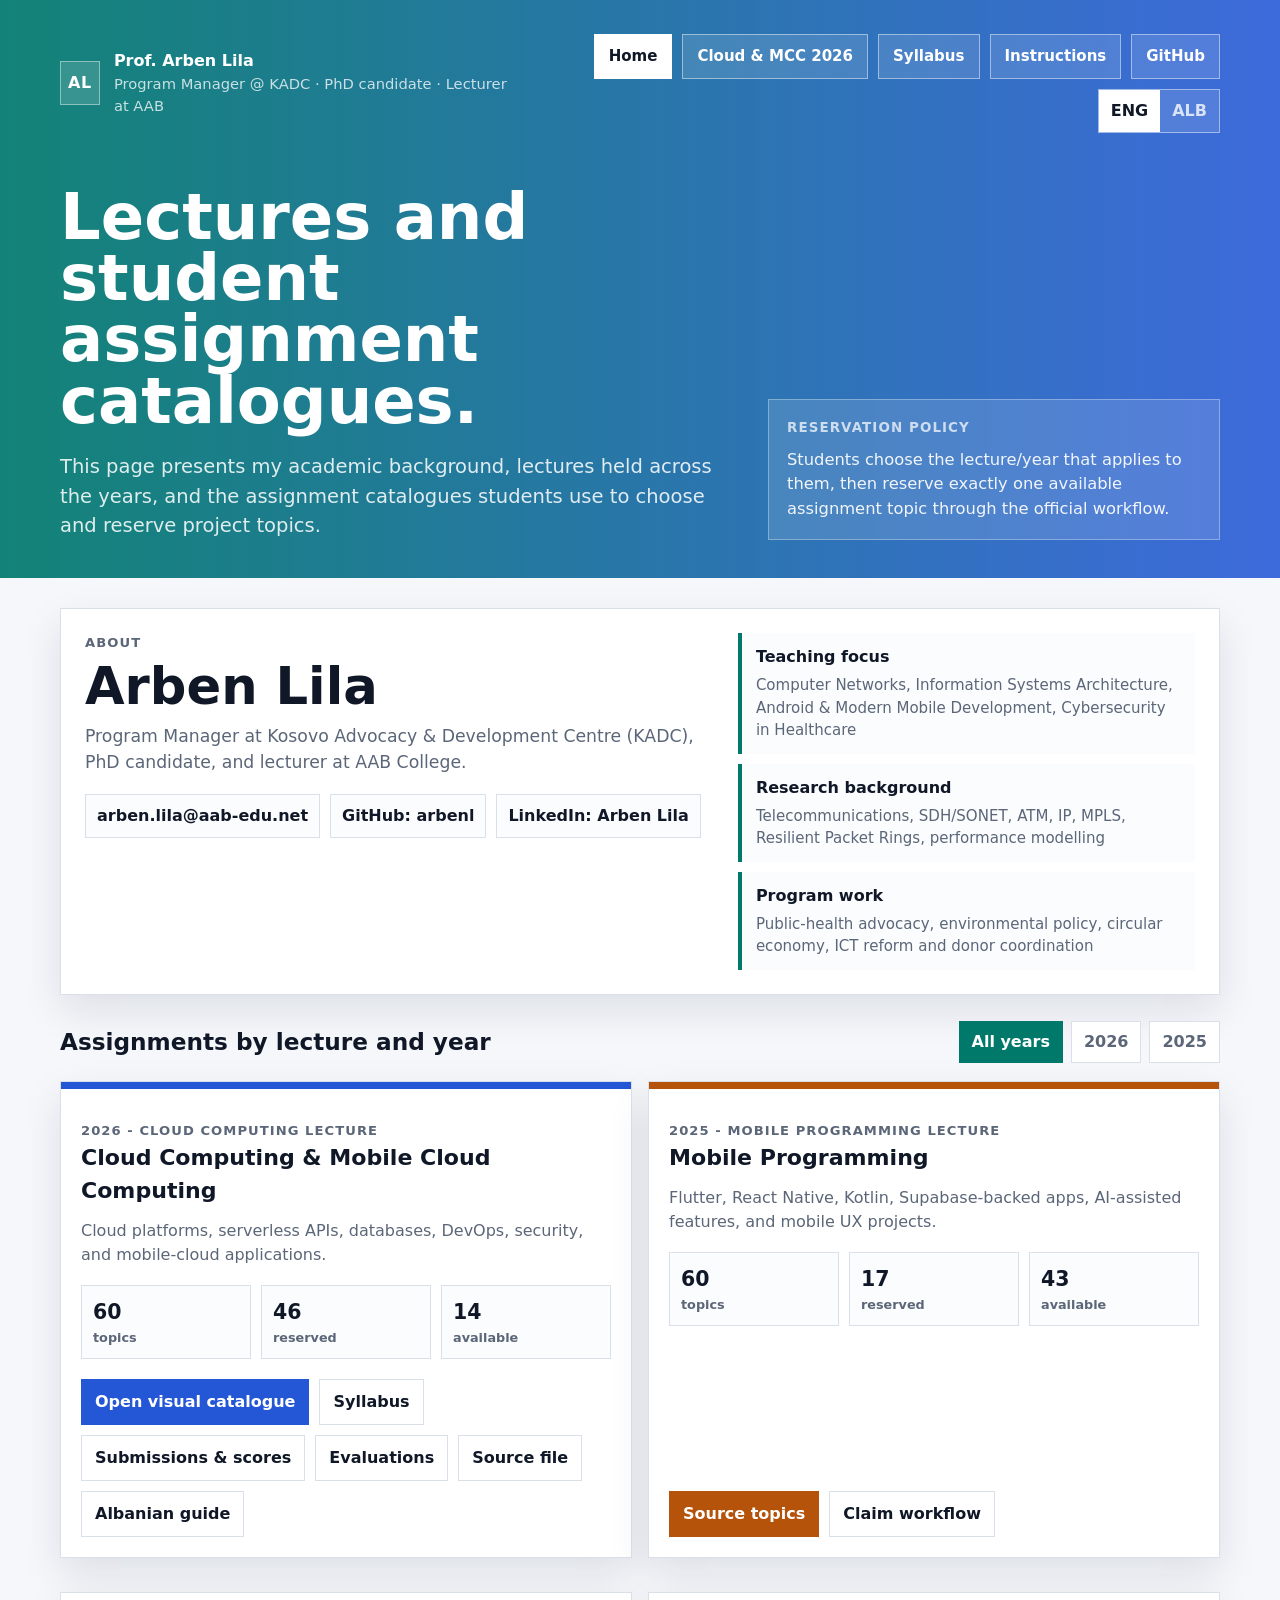
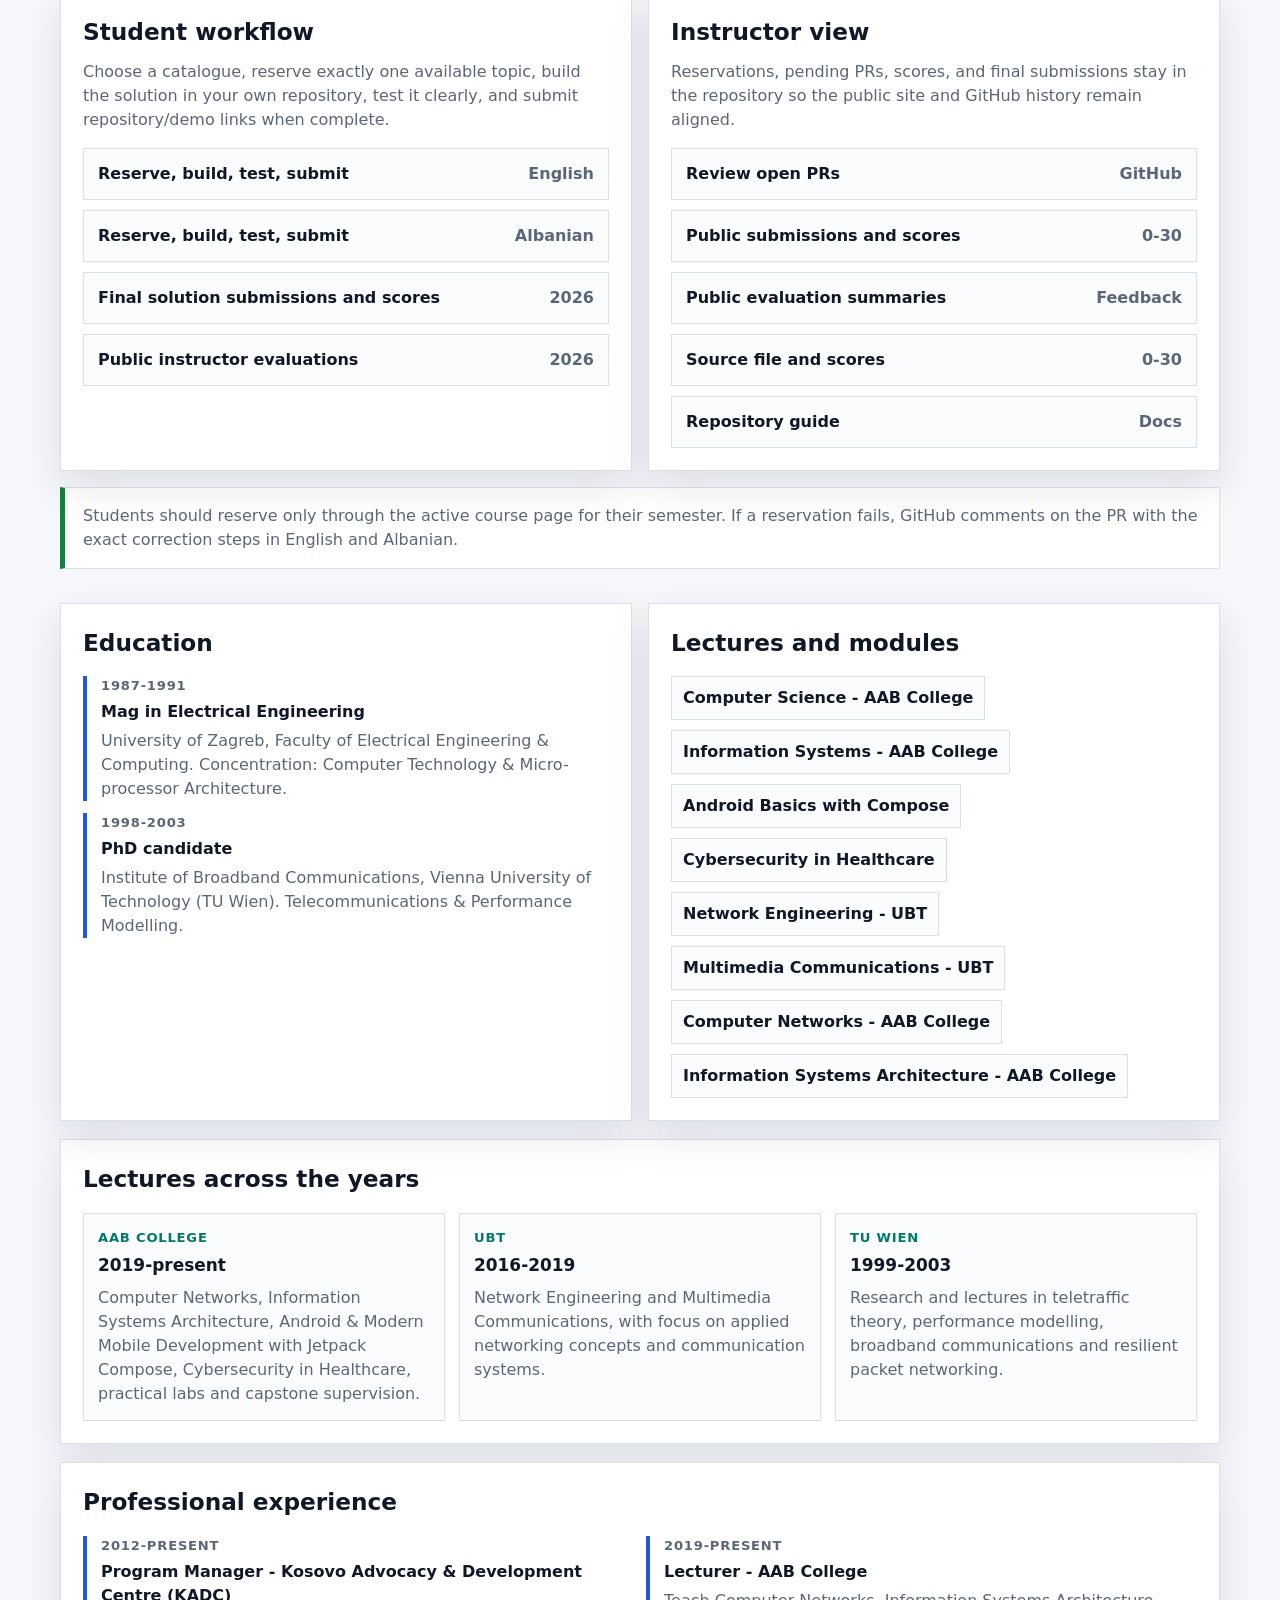
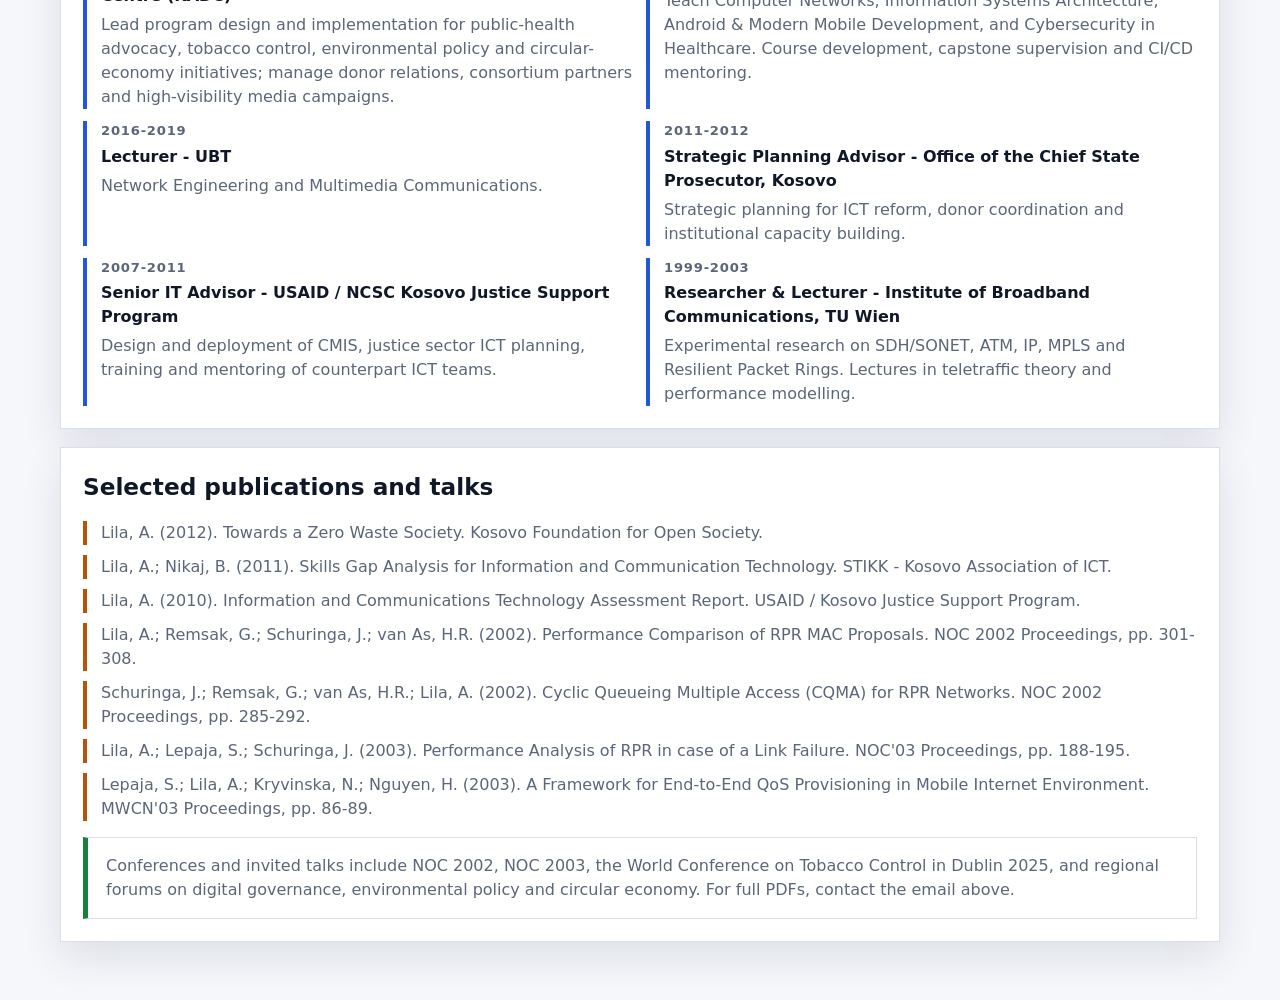
<file: index.html>
<!DOCTYPE html>
<html lang="en">
<head>
  <meta charset="UTF-8">
  <meta name="viewport" content="width=device-width, initial-scale=1.0">
  <title>Arben Lila - Lectures and Student Assignments</title>
  <meta name="description" content="Lectures across the years and student assignment catalogues by course and year.">
  <meta name="application-name" content="Arben Lila Course Portal">
  <link rel="icon" href="data:,">
  <style>
    :root {
      color-scheme: light;
      --ink: #101828;
      --muted: #5b6678;
      --line: #d9e0ea;
      --surface: #ffffff;
      --soft: #f5f7fb;
      --teal: #00796b;
      --blue: #2457d6;
      --amber: #b45309;
      --green: #17803d;
      --shadow: 0 16px 38px rgba(16, 24, 40, 0.10);
    }

    * {
      box-sizing: border-box;
    }

    body {
      margin: 0;
      font-family: Inter, ui-sans-serif, system-ui, -apple-system, BlinkMacSystemFont, "Segoe UI", sans-serif;
      color: var(--ink);
      background: var(--soft);
      line-height: 1.5;
    }

    a {
      color: inherit;
    }

    .shell {
      min-height: 100vh;
    }

    .hero {
      background:
        linear-gradient(90deg, rgba(0, 121, 107, 0.92), rgba(36, 87, 214, 0.88)),
        repeating-linear-gradient(135deg, rgba(255,255,255,0.12) 0 1px, transparent 1px 18px);
      color: #fff;
      padding: 34px 20px 38px;
    }

    .hero-inner,
    .content {
      width: min(1160px, calc(100vw - 32px));
      margin: 0 auto;
    }

    .topbar {
      display: flex;
      align-items: center;
      justify-content: space-between;
      gap: 16px;
      margin-bottom: 54px;
    }

    .identity {
      display: flex;
      align-items: center;
      gap: 14px;
    }

    .mark {
      width: 44px;
      height: 44px;
      display: grid;
      place-items: center;
      border: 1px solid rgba(255,255,255,0.42);
      background: rgba(255,255,255,0.14);
      font-weight: 800;
      letter-spacing: 0.04em;
    }

    .identity strong,
    .identity span {
      display: block;
    }

    .identity span {
      color: rgba(255,255,255,0.76);
      font-size: 0.92rem;
    }

    .top-links {
      display: flex;
      gap: 10px;
      flex-wrap: wrap;
      justify-content: flex-end;
    }

    .nav-actions {
      display: flex;
      align-items: center;
      gap: 10px;
      flex-wrap: wrap;
      justify-content: flex-end;
    }

    .language-switch {
      display: inline-flex;
      border: 1px solid rgba(255,255,255,0.46);
      background: rgba(255,255,255,0.12);
    }

    .language-switch button {
      min-height: 42px;
      border: 0;
      color: rgba(255,255,255,0.78);
      background: transparent;
      padding: 9px 12px;
      cursor: pointer;
      font: inherit;
      font-weight: 800;
    }

    .language-switch button.active {
      color: var(--ink);
      background: #fff;
    }

    .top-links a,
    .button {
      min-height: 42px;
      display: inline-flex;
      align-items: center;
      justify-content: center;
      gap: 8px;
      border: 1px solid rgba(255,255,255,0.46);
      padding: 10px 14px;
      text-decoration: none;
      font-weight: 700;
      font-size: 0.94rem;
      background: rgba(255,255,255,0.12);
    }

    .top-links a.active,
    .top-links a[aria-current="page"] {
      color: var(--ink);
      background: #fff;
      border-color: #fff;
    }

    .hero-grid {
      display: grid;
      grid-template-columns: minmax(0, 1.08fr) minmax(320px, 0.72fr);
      gap: 30px;
      align-items: end;
    }

    h1 {
      margin: 0;
      max-width: 820px;
      font-size: clamp(2.35rem, 5vw, 5rem);
      line-height: 0.96;
      letter-spacing: 0;
    }

    .hero-copy p {
      max-width: 720px;
      margin: 20px 0 0;
      color: rgba(255,255,255,0.86);
      font-size: clamp(1rem, 1.8vw, 1.22rem);
    }

    .status-panel {
      background: rgba(255,255,255,0.13);
      border: 1px solid rgba(255,255,255,0.32);
      padding: 18px;
    }

    .status-panel strong {
      display: block;
      font-size: 0.84rem;
      text-transform: uppercase;
      letter-spacing: 0.08em;
      color: rgba(255,255,255,0.72);
      margin-bottom: 10px;
    }

    .status-panel p {
      margin: 0;
      font-size: 1.02rem;
      color: rgba(255,255,255,0.92);
    }

    .content {
      padding: 30px 0 58px;
    }

    .profile-section {
      display: grid;
      grid-template-columns: minmax(0, 1fr) minmax(320px, 0.72fr);
      gap: 18px;
      align-items: start;
      margin-bottom: 26px;
      padding: 24px;
      background: var(--surface);
      border: 1px solid var(--line);
      box-shadow: var(--shadow);
    }

    .profile-section h2 {
      margin: 0;
      font-size: clamp(2rem, 4vw, 3.6rem);
      line-height: 1;
      letter-spacing: 0;
    }

    .profile-lead {
      max-width: 720px;
      margin: 12px 0 0;
      color: var(--muted);
      font-size: 1.08rem;
    }

    .contact-line {
      display: flex;
      flex-wrap: wrap;
      gap: 10px;
      margin-top: 18px;
    }

    .contact-line a,
    .contact-line span {
      border: 1px solid var(--line);
      padding: 9px 11px;
      background: #fbfcfe;
      text-decoration: none;
      font-weight: 750;
      color: var(--ink);
    }

    .profile-facts {
      display: grid;
      gap: 10px;
    }

    .profile-facts div {
      border-left: 4px solid var(--teal);
      background: #fbfcfe;
      padding: 12px 14px;
    }

    .profile-facts strong,
    .profile-facts span {
      display: block;
    }

    .profile-facts span {
      margin-top: 5px;
      color: var(--muted);
      font-size: 0.94rem;
    }

    .toolbar {
      display: flex;
      align-items: center;
      justify-content: space-between;
      gap: 16px;
      margin-bottom: 18px;
    }

    .toolbar h2,
    .section h2 {
      margin: 0;
      font-size: 1.45rem;
      letter-spacing: 0;
    }

    .year-tabs {
      display: flex;
      gap: 8px;
      flex-wrap: wrap;
      justify-content: flex-end;
    }

    .year-tabs button {
      min-height: 38px;
      border: 1px solid var(--line);
      background: var(--surface);
      color: var(--muted);
      padding: 8px 12px;
      cursor: pointer;
      font: inherit;
      font-weight: 750;
    }

    .year-tabs button.active {
      color: #fff;
      border-color: var(--teal);
      background: var(--teal);
    }

    .course-grid {
      display: grid;
      grid-template-columns: repeat(2, minmax(0, 1fr));
      gap: 16px;
    }

    .course-card,
    .section,
    .notice {
      background: var(--surface);
      border: 1px solid var(--line);
      box-shadow: var(--shadow);
    }

    .course-card {
      display: grid;
      grid-template-rows: auto 1fr auto;
      min-height: 320px;
      overflow: hidden;
    }

    .course-strip {
      height: 7px;
      background: var(--teal);
    }

    .course-card.mobile .course-strip {
      background: var(--amber);
    }

    .course-card.cloud .course-strip {
      background: var(--blue);
    }

    .course-body {
      padding: 20px;
    }

    .kicker {
      margin: 0 0 8px;
      color: var(--muted);
      font-size: 0.82rem;
      font-weight: 800;
      text-transform: uppercase;
      letter-spacing: 0.08em;
    }

    .course-card h3 {
      margin: 0;
      font-size: 1.38rem;
      letter-spacing: 0;
    }

    .course-card p {
      margin: 12px 0 0;
      color: var(--muted);
    }

    .metrics {
      display: grid;
      grid-template-columns: repeat(3, minmax(0, 1fr));
      gap: 10px;
      margin-top: 18px;
    }

    .metric {
      border: 1px solid var(--line);
      padding: 11px;
      background: #fbfcfe;
    }

    .metric strong,
    .metric span {
      display: block;
    }

    .metric strong {
      font-size: 1.28rem;
    }

    .metric span {
      color: var(--muted);
      font-size: 0.8rem;
      font-weight: 700;
    }

    .course-actions {
      display: flex;
      flex-wrap: wrap;
      gap: 10px;
      padding: 0 20px 20px;
    }

    .action {
      min-height: 42px;
      display: inline-flex;
      align-items: center;
      justify-content: center;
      border: 1px solid var(--line);
      padding: 10px 13px;
      text-decoration: none;
      font-weight: 800;
      background: #fff;
      color: var(--ink);
    }

    .action.primary {
      color: #fff;
      border-color: var(--teal);
      background: var(--teal);
    }

    .course-card.cloud .action.primary {
      border-color: var(--blue);
      background: var(--blue);
    }

    .course-card.mobile .action.primary {
      border-color: var(--amber);
      background: var(--amber);
    }

    .section-grid {
      display: grid;
      grid-template-columns: 1fr 1fr;
      gap: 16px;
      margin-top: 16px;
    }

    .section {
      padding: 22px;
      margin-top: 18px;
    }

    .section p {
      margin: 10px 0 0;
      color: var(--muted);
    }

    .link-list {
      display: grid;
      gap: 10px;
      margin-top: 16px;
    }

    .link-list a {
      display: flex;
      justify-content: space-between;
      gap: 18px;
      border: 1px solid var(--line);
      padding: 13px 14px;
      text-decoration: none;
      background: #fbfcfe;
      font-weight: 750;
    }

    .link-list span {
      color: var(--muted);
      font-weight: 650;
    }

    .link-list a > span:first-child {
      color: var(--ink);
      font-weight: 750;
    }

    .notice {
      margin-top: 16px;
      padding: 16px 18px;
      border-left: 5px solid var(--green);
      box-shadow: none;
      color: var(--muted);
    }

    .timeline {
      display: grid;
      gap: 12px;
      margin-top: 16px;
    }

    .timeline article {
      border-left: 4px solid var(--blue);
      padding: 0 0 0 14px;
    }

    .timeline.experience {
      grid-template-columns: repeat(2, minmax(0, 1fr));
    }

    .timeline span {
      display: block;
      color: var(--muted);
      font-size: 0.82rem;
      font-weight: 800;
      text-transform: uppercase;
      letter-spacing: 0.06em;
      margin-bottom: 4px;
    }

    .timeline strong {
      display: block;
      font-size: 1rem;
    }

    .timeline p {
      margin-top: 5px;
    }

    .tag-list {
      display: flex;
      flex-wrap: wrap;
      gap: 10px;
      margin-top: 16px;
    }

    .tag-list span {
      border: 1px solid var(--line);
      background: #fbfcfe;
      padding: 9px 11px;
      font-weight: 750;
    }

    .publication-list {
      display: grid;
      gap: 10px;
      margin-top: 16px;
    }

    .publication-list p {
      margin: 0;
      border-left: 4px solid var(--amber);
      padding: 0 0 0 14px;
    }

    .lecture-grid {
      display: grid;
      grid-template-columns: repeat(3, minmax(0, 1fr));
      gap: 14px;
      margin-top: 16px;
    }

    .lecture-grid article {
      border: 1px solid var(--line);
      background: #fbfcfe;
      padding: 14px;
    }

    .lecture-grid span {
      display: block;
      color: var(--teal);
      font-size: 0.82rem;
      font-weight: 850;
      text-transform: uppercase;
      letter-spacing: 0.06em;
    }

    .lecture-grid strong {
      display: block;
      margin-top: 5px;
      font-size: 1.06rem;
    }

    .lecture-grid p {
      margin-top: 8px;
    }

    .hidden {
      display: none;
    }

    @media (max-width: 860px) {
      .hero-grid,
      .course-grid,
      .section-grid,
      .profile-section,
      .timeline.experience,
      .lecture-grid {
        grid-template-columns: 1fr;
      }

      .topbar,
      .toolbar {
        align-items: flex-start;
        flex-direction: column;
      }

      .top-links,
      .year-tabs {
        justify-content: flex-start;
      }

      .metrics {
        grid-template-columns: 1fr;
      }
    }
  </style>
</head>
<body>
  <div class="shell">
    <header class="hero">
      <div class="hero-inner">
        <div class="topbar">
          <div class="identity">
            <div class="mark" aria-hidden="true">AL</div>
            <div>
              <strong>Prof. Arben Lila</strong>
              <span data-i18n="identity.subtitle">Program Manager @ KADC · PhD candidate · Lecturer at AAB</span>
            </div>
          </div>
          <div class="nav-actions">
            <nav class="top-links" aria-label="Primary links">
              <a class="active" href="index.html" aria-current="page" data-i18n="nav.home">Home</a>
              <a href="mcc-2026.html">Cloud & MCC 2026</a>
              <a href="syllabus-mcc-2026.html" data-i18n="nav.syllabus">Syllabus</a>
              <a href="instructions-mcc-2026.html" data-i18n="nav.instructions">Instructions</a>
              <a href="https://github.com/arbenl/arbenl-mobile-assignments-2026-2027">GitHub</a>
            </nav>
            <div class="language-switch" aria-label="Language switch">
              <button type="button" class="active" data-lang="en">ENG</button>
              <button type="button" data-lang="sq">ALB</button>
            </div>
          </div>
        </div>

        <div class="hero-grid">
          <div class="hero-copy">
            <h1 data-i18n="hero.title">Lectures and student assignment catalogues.</h1>
            <p data-i18n="hero.copy">This page presents my academic background, lectures held across the years, and the assignment catalogues students use to choose and reserve project topics.</p>
          </div>
          <aside class="status-panel" aria-label="Reservation workflow status">
            <strong data-i18n="hero.policyTitle">Reservation policy</strong>
            <p data-i18n="hero.policyCopy">Students choose the lecture/year that applies to them, then reserve exactly one available assignment topic through the official workflow.</p>
          </aside>
        </div>
      </div>
    </header>

    <main class="content">
      <section class="profile-section" aria-label="About Arben Lila">
        <div>
          <p class="kicker" data-i18n="profile.kicker">About</p>
          <h2>Arben Lila</h2>
          <p class="profile-lead" data-i18n="profile.lead">Program Manager at Kosovo Advocacy & Development Centre (KADC), PhD candidate, and lecturer at AAB College.</p>
          <div class="contact-line" aria-label="Contact links">
            <a href="mailto:arben.lila@aab-edu.net">arben.lila@aab-edu.net</a>
            <a href="https://github.com/arbenl">GitHub: arbenl</a>
            <span>LinkedIn: Arben Lila</span>
          </div>
        </div>
        <div class="profile-facts">
          <div>
            <strong data-i18n="profile.teachingTitle">Teaching focus</strong>
            <span data-i18n="profile.teachingCopy">Computer Networks, Information Systems Architecture, Android & Modern Mobile Development, Cybersecurity in Healthcare</span>
          </div>
          <div>
            <strong data-i18n="profile.researchTitle">Research background</strong>
            <span data-i18n="profile.researchCopy">Telecommunications, SDH/SONET, ATM, IP, MPLS, Resilient Packet Rings, performance modelling</span>
          </div>
          <div>
            <strong data-i18n="profile.programTitle">Program work</strong>
            <span data-i18n="profile.programCopy">Public-health advocacy, environmental policy, circular economy, ICT reform and donor coordination</span>
          </div>
        </div>
      </section>

      <div class="toolbar">
        <h2 data-i18n="assignments.title">Assignments by lecture and year</h2>
        <div class="year-tabs" role="tablist" aria-label="Filter by year">
          <button type="button" class="active" data-year-filter="all" data-i18n="filters.all">All years</button>
          <button type="button" data-year-filter="2026">2026</button>
          <button type="button" data-year-filter="2025">2025</button>
        </div>
      </div>

      <section class="course-grid" aria-label="Available course catalogues">
        <article class="course-card cloud" data-year="2026">
          <div class="course-strip" aria-hidden="true"></div>
          <div class="course-body">
            <p class="kicker" data-i18n="cloud.kicker">2026 - Cloud Computing lecture</p>
            <h3>Cloud Computing & Mobile Cloud Computing</h3>
            <p data-i18n="cloud.copy">Cloud platforms, serverless APIs, databases, DevOps, security, and mobile-cloud applications.</p>
            <div class="metrics" data-catalogue="cloud-2026">
              <div class="metric"><strong data-total>60</strong><span data-i18n="metrics.topics">topics</span></div>
              <div class="metric"><strong data-reserved>--</strong><span data-i18n="metrics.reserved">reserved</span></div>
              <div class="metric"><strong data-available>--</strong><span data-i18n="metrics.available">available</span></div>
            </div>
          </div>
          <div class="course-actions">
            <a class="action primary" href="mcc-2026.html" data-i18n="actions.openVisual">Open visual catalogue</a>
            <a class="action" href="syllabus-mcc-2026.html" data-i18n="actions.syllabus">Syllabus</a>
            <a class="action" href="submissions-2026.html" data-i18n="actions.submissionsScores">Submissions & scores</a>
            <a class="action" href="evaluations-2026.html" data-i18n="actions.evaluations">Evaluations</a>
            <a class="action" href="CLOUD_TOPICS_2026.md" data-i18n="actions.source">Source file</a>
            <a class="action" href="udhezime-mcc-2026.html" data-i18n="actions.instructionsSq">Udhëzime</a>
          </div>
        </article>

        <article class="course-card mobile" data-year="2025">
          <div class="course-strip" aria-hidden="true"></div>
          <div class="course-body">
            <p class="kicker" data-i18n="mobile.kicker">2025 - Mobile Programming lecture</p>
            <h3>Mobile Programming</h3>
            <p data-i18n="mobile.copy">Flutter, React Native, Kotlin, Supabase-backed apps, AI-assisted features, and mobile UX projects.</p>
            <div class="metrics" data-catalogue="mobile-2025">
              <div class="metric"><strong data-total>60</strong><span data-i18n="metrics.topics">topics</span></div>
              <div class="metric"><strong data-reserved>--</strong><span data-i18n="metrics.reserved">reserved</span></div>
              <div class="metric"><strong data-available>--</strong><span data-i18n="metrics.available">available</span></div>
            </div>
          </div>
          <div class="course-actions">
            <a class="action primary" href="TOPICS.md" data-i18n="actions.sourceTopics">Source topics</a>
            <a class="action" href="README.md" data-i18n="actions.workflow">Claim workflow</a>
          </div>
        </article>
      </section>

      <div class="section-grid">
        <section class="section">
          <h2 data-i18n="workflow.title">Student workflow</h2>
          <p data-i18n="workflow.copy">Choose a catalogue, reserve exactly one available topic, build the solution in your own repository, test it clearly, and submit repository/demo links when complete.</p>
          <div class="link-list">
            <a href="instructions-mcc-2026.html"><span data-i18n="workflow.linkEn">Reserve, build, test, submit</span> <span data-i18n="workflow.english">English</span></a>
            <a href="udhezime-mcc-2026.html"><span data-i18n="workflow.linkSq">Rezervo, zhvillo, testo, dorezo</span> <span data-i18n="workflow.albanian">Shqip</span></a>
            <a href="submissions-2026.html"><span data-i18n="workflow.submissions">Final solution submissions and scores</span> <span>2026</span></a>
            <a href="evaluations-2026.html"><span data-i18n="workflow.evaluations">Public instructor evaluations</span> <span>2026</span></a>
          </div>
        </section>

        <section class="section">
          <h2 data-i18n="instructor.title">Instructor view</h2>
          <p data-i18n="instructor.copy">Reservations, pending PRs, scores, and final submissions stay in the repository so the public site and GitHub history remain aligned.</p>
          <div class="link-list">
            <a href="https://github.com/arbenl/arbenl-mobile-assignments-2026-2027/pulls"><span data-i18n="instructor.review">Review open PRs</span> <span>GitHub</span></a>
            <a href="submissions-2026.html"><span data-i18n="instructor.scoreboard">Public submissions and scores</span> <span>0-30</span></a>
            <a href="evaluations-2026.html"><span data-i18n="instructor.evaluations">Public evaluation summaries</span> <span>Feedback</span></a>
            <a href="CLOUD_TOPICS_2026.md"><span data-i18n="instructor.sourceScores">Source file and scores</span> <span>0-30</span></a>
            <a href="README.md"><span data-i18n="instructor.docs">Repository guide</span> <span>Docs</span></a>
          </div>
        </section>
      </div>

      <p class="notice" data-i18n="notice.reserve">Students should reserve only through the active course page for their semester. If a reservation fails, GitHub comments on the PR with the exact correction steps in English and Albanian.</p>

      <div class="section-grid">
        <section class="section">
          <h2 data-i18n="education.title">Education</h2>
          <div class="timeline">
            <article>
              <span>1987-1991</span>
              <strong data-i18n="education.magTitle">Mag in Electrical Engineering</strong>
              <p data-i18n="education.magCopy">University of Zagreb, Faculty of Electrical Engineering & Computing. Concentration: Computer Technology & Micro-processor Architecture.</p>
            </article>
            <article>
              <span>1998-2003</span>
              <strong data-i18n="education.phdTitle">PhD candidate</strong>
              <p data-i18n="education.phdCopy">Institute of Broadband Communications, Vienna University of Technology (TU Wien). Telecommunications & Performance Modelling.</p>
            </article>
          </div>
        </section>

        <section class="section">
          <h2 data-i18n="modules.title">Lectures and modules</h2>
          <div class="tag-list">
            <span>Computer Science - AAB College</span>
            <span>Information Systems - AAB College</span>
            <span>Android Basics with Compose</span>
            <span>Cybersecurity in Healthcare</span>
            <span>Network Engineering - UBT</span>
            <span>Multimedia Communications - UBT</span>
            <span>Computer Networks - AAB College</span>
            <span>Information Systems Architecture - AAB College</span>
          </div>
        </section>
      </div>

      <section class="section">
        <h2 data-i18n="lectures.title">Lectures across the years</h2>
        <div class="lecture-grid">
          <article>
            <span>AAB College</span>
            <strong>2019-present</strong>
            <p data-i18n="lectures.aab">Computer Networks, Information Systems Architecture, Android & Modern Mobile Development with Jetpack Compose, Cybersecurity in Healthcare, practical labs and capstone supervision.</p>
          </article>
          <article>
            <span>UBT</span>
            <strong>2016-2019</strong>
            <p data-i18n="lectures.ubt">Network Engineering and Multimedia Communications, with focus on applied networking concepts and communication systems.</p>
          </article>
          <article>
            <span>TU Wien</span>
            <strong>1999-2003</strong>
            <p data-i18n="lectures.tuwien">Research and lectures in teletraffic theory, performance modelling, broadband communications and resilient packet networking.</p>
          </article>
        </div>
      </section>

      <section class="section">
        <h2 data-i18n="experience.title">Professional experience</h2>
        <div class="timeline experience">
          <article>
            <span>2012-present</span>
            <strong data-i18n="experience.kadcTitle">Program Manager - Kosovo Advocacy & Development Centre (KADC)</strong>
            <p data-i18n="experience.kadcCopy">Lead program design and implementation for public-health advocacy, tobacco control, environmental policy and circular-economy initiatives; manage donor relations, consortium partners and high-visibility media campaigns.</p>
          </article>
          <article>
            <span>2019-present</span>
            <strong data-i18n="experience.aabTitle">Lecturer - AAB College</strong>
            <p data-i18n="experience.aabCopy">Teach Computer Networks, Information Systems Architecture, Android & Modern Mobile Development, and Cybersecurity in Healthcare. Course development, capstone supervision and CI/CD mentoring.</p>
          </article>
          <article>
            <span>2016-2019</span>
            <strong data-i18n="experience.ubtTitle">Lecturer - UBT</strong>
            <p data-i18n="experience.ubtCopy">Network Engineering and Multimedia Communications.</p>
          </article>
          <article>
            <span>2011-2012</span>
            <strong data-i18n="experience.prosecutorTitle">Strategic Planning Advisor - Office of the Chief State Prosecutor, Kosovo</strong>
            <p data-i18n="experience.prosecutorCopy">Strategic planning for ICT reform, donor coordination and institutional capacity building.</p>
          </article>
          <article>
            <span>2007-2011</span>
            <strong data-i18n="experience.usaidTitle">Senior IT Advisor - USAID / NCSC Kosovo Justice Support Program</strong>
            <p data-i18n="experience.usaidCopy">Design and deployment of CMIS, justice sector ICT planning, training and mentoring of counterpart ICT teams.</p>
          </article>
          <article>
            <span>1999-2003</span>
            <strong data-i18n="experience.tuwienTitle">Researcher & Lecturer - Institute of Broadband Communications, TU Wien</strong>
            <p data-i18n="experience.tuwienCopy">Experimental research on SDH/SONET, ATM, IP, MPLS and Resilient Packet Rings. Lectures in teletraffic theory and performance modelling.</p>
          </article>
        </div>
      </section>

      <section class="section">
        <h2 data-i18n="publications.title">Selected publications and talks</h2>
        <div class="publication-list">
          <p>Lila, A. (2012). Towards a Zero Waste Society. Kosovo Foundation for Open Society.</p>
          <p>Lila, A.; Nikaj, B. (2011). Skills Gap Analysis for Information and Communication Technology. STIKK - Kosovo Association of ICT.</p>
          <p>Lila, A. (2010). Information and Communications Technology Assessment Report. USAID / Kosovo Justice Support Program.</p>
          <p>Lila, A.; Remsak, G.; Schuringa, J.; van As, H.R. (2002). Performance Comparison of RPR MAC Proposals. NOC 2002 Proceedings, pp. 301-308.</p>
          <p>Schuringa, J.; Remsak, G.; van As, H.R.; Lila, A. (2002). Cyclic Queueing Multiple Access (CQMA) for RPR Networks. NOC 2002 Proceedings, pp. 285-292.</p>
          <p>Lila, A.; Lepaja, S.; Schuringa, J. (2003). Performance Analysis of RPR in case of a Link Failure. NOC'03 Proceedings, pp. 188-195.</p>
          <p>Lepaja, S.; Lila, A.; Kryvinska, N.; Nguyen, H. (2003). A Framework for End-to-End QoS Provisioning in Mobile Internet Environment. MWCN'03 Proceedings, pp. 86-89.</p>
        </div>
        <div class="notice" data-i18n="publications.notice">Conferences and invited talks include NOC 2002, NOC 2003, the World Conference on Tobacco Control in Dublin 2025, and regional forums on digital governance, environmental policy and circular economy. For full PDFs, contact the email above.</div>
      </section>
    </main>
  </div>

  <script>
    const translations = {
      en: {
        pageTitle: 'Arben Lila - Lectures and Student Assignments',
        'identity.subtitle': 'Program Manager @ KADC · PhD candidate · Lecturer at AAB',
        'nav.instructions': 'Instructions',
        'nav.syllabus': 'Syllabus',
        'nav.home': 'Home',
        'hero.title': 'Lectures and student assignment catalogues.',
        'hero.copy': 'This page presents my academic background, lectures held across the years, and the assignment catalogues students use to choose and reserve project topics.',
        'hero.policyTitle': 'Reservation policy',
        'hero.policyCopy': 'Students choose the lecture/year that applies to them, then reserve exactly one available assignment topic through the official workflow.',
        'profile.kicker': 'About',
        'profile.lead': 'Program Manager at Kosovo Advocacy & Development Centre (KADC), PhD candidate, and lecturer at AAB College.',
        'profile.teachingTitle': 'Teaching focus',
        'profile.teachingCopy': 'Computer Networks, Information Systems Architecture, Android & Modern Mobile Development, Cybersecurity in Healthcare',
        'profile.researchTitle': 'Research background',
        'profile.researchCopy': 'Telecommunications, SDH/SONET, ATM, IP, MPLS, Resilient Packet Rings, performance modelling',
        'profile.programTitle': 'Program work',
        'profile.programCopy': 'Public-health advocacy, environmental policy, circular economy, ICT reform and donor coordination',
        'assignments.title': 'Assignments by lecture and year',
        'filters.all': 'All years',
        'cloud.kicker': '2026 - Cloud Computing lecture',
        'cloud.copy': 'Cloud platforms, serverless APIs, databases, DevOps, security, and mobile-cloud applications.',
        'mobile.kicker': '2025 - Mobile Programming lecture',
        'mobile.copy': 'Flutter, React Native, Kotlin, Supabase-backed apps, AI-assisted features, and mobile UX projects.',
        'metrics.topics': 'topics',
        'metrics.reserved': 'reserved',
        'metrics.available': 'available',
        'actions.openVisual': 'Open visual catalogue',
        'actions.syllabus': 'Syllabus',
        'actions.submissionsScores': 'Submissions & scores',
        'actions.evaluations': 'Evaluations',
        'actions.source': 'Source file',
        'actions.instructionsSq': 'Albanian guide',
        'actions.sourceTopics': 'Source topics',
        'actions.workflow': 'Claim workflow',
        'workflow.title': 'Student workflow',
        'workflow.copy': 'Choose a catalogue, reserve exactly one available topic, build the solution in your own repository, test it clearly, and submit repository/demo links when complete.',
        'workflow.linkEn': 'Reserve, build, test, submit',
        'workflow.english': 'English',
        'workflow.linkSq': 'Reserve, build, test, submit',
        'workflow.albanian': 'Albanian',
        'workflow.submissions': 'Final solution submissions and scores',
        'workflow.evaluations': 'Public instructor evaluations',
        'instructor.title': 'Instructor view',
        'instructor.copy': 'Reservations, pending PRs, scores, and final submissions stay in the repository so the public site and GitHub history remain aligned.',
        'instructor.review': 'Review open PRs',
        'instructor.scoreboard': 'Public submissions and scores',
        'instructor.evaluations': 'Public evaluation summaries',
        'instructor.sourceScores': 'Source file and scores',
        'instructor.docs': 'Repository guide',
        'notice.reserve': 'Students should reserve only through the active course page for their semester. If a reservation fails, GitHub comments on the PR with the exact correction steps in English and Albanian.',
        'education.title': 'Education',
        'education.magTitle': 'Mag in Electrical Engineering',
        'education.magCopy': 'University of Zagreb, Faculty of Electrical Engineering & Computing. Concentration: Computer Technology & Micro-processor Architecture.',
        'education.phdTitle': 'PhD candidate',
        'education.phdCopy': 'Institute of Broadband Communications, Vienna University of Technology (TU Wien). Telecommunications & Performance Modelling.',
        'modules.title': 'Lectures and modules',
        'lectures.title': 'Lectures across the years',
        'lectures.aab': 'Computer Networks, Information Systems Architecture, Android & Modern Mobile Development with Jetpack Compose, Cybersecurity in Healthcare, practical labs and capstone supervision.',
        'lectures.ubt': 'Network Engineering and Multimedia Communications, with focus on applied networking concepts and communication systems.',
        'lectures.tuwien': 'Research and lectures in teletraffic theory, performance modelling, broadband communications and resilient packet networking.',
        'experience.title': 'Professional experience',
        'experience.kadcTitle': 'Program Manager - Kosovo Advocacy & Development Centre (KADC)',
        'experience.kadcCopy': 'Lead program design and implementation for public-health advocacy, tobacco control, environmental policy and circular-economy initiatives; manage donor relations, consortium partners and high-visibility media campaigns.',
        'experience.aabTitle': 'Lecturer - AAB College',
        'experience.aabCopy': 'Teach Computer Networks, Information Systems Architecture, Android & Modern Mobile Development, and Cybersecurity in Healthcare. Course development, capstone supervision and CI/CD mentoring.',
        'experience.ubtTitle': 'Lecturer - UBT',
        'experience.ubtCopy': 'Network Engineering and Multimedia Communications.',
        'experience.prosecutorTitle': 'Strategic Planning Advisor - Office of the Chief State Prosecutor, Kosovo',
        'experience.prosecutorCopy': 'Strategic planning for ICT reform, donor coordination and institutional capacity building.',
        'experience.usaidTitle': 'Senior IT Advisor - USAID / NCSC Kosovo Justice Support Program',
        'experience.usaidCopy': 'Design and deployment of CMIS, justice sector ICT planning, training and mentoring of counterpart ICT teams.',
        'experience.tuwienTitle': 'Researcher & Lecturer - Institute of Broadband Communications, TU Wien',
        'experience.tuwienCopy': 'Experimental research on SDH/SONET, ATM, IP, MPLS and Resilient Packet Rings. Lectures in teletraffic theory and performance modelling.',
        'publications.title': 'Selected publications and talks',
        'publications.notice': 'Conferences and invited talks include NOC 2002, NOC 2003, the World Conference on Tobacco Control in Dublin 2025, and regional forums on digital governance, environmental policy and circular economy. For full PDFs, contact the email above.',
        'stats.view': 'View',
        'stats.file': 'file',
      },
      sq: {
        pageTitle: 'Arben Lila - Ligjeratat dhe Detyrat e Studentëve',
        'identity.subtitle': 'Menaxher programi në KADC · Kandidat për PhD · Ligjërues në AAB',
        'nav.instructions': 'Udhëzime',
        'nav.syllabus': 'Syllabusi',
        'nav.home': 'Ballina',
        'hero.title': 'Ligjerata dhe katalogë detyrash për studentë.',
        'hero.copy': 'Kjo faqe paraqet sfondin tim akademik, ligjeratat e mbajtura ndër vite dhe katalogët e detyrave ku studentët zgjedhin dhe rezervojnë temat e projekteve.',
        'hero.policyTitle': 'Rregulli i rezervimit',
        'hero.policyCopy': 'Studentët zgjedhin ligjeratën/vitin që u përket dhe pastaj rezervojnë saktësisht një temë të lirë përmes workflow zyrtar.',
        'profile.kicker': 'Rreth meje',
        'profile.lead': 'Menaxher programi në Kosovo Advocacy & Development Centre (KADC), kandidat për PhD dhe ligjërues në Kolegjin AAB.',
        'profile.teachingTitle': 'Fokusi në mësimdhënie',
        'profile.teachingCopy': 'Rrjeta kompjuterike, Arkitekturë e sistemeve informative, Android & zhvillim modern mobil, Siguri kibernetike në shëndetësi',
        'profile.researchTitle': 'Sfondi hulumtues',
        'profile.researchCopy': 'Telekomunikacion, SDH/SONET, ATM, IP, MPLS, Resilient Packet Rings dhe modelim i performancës',
        'profile.programTitle': 'Puna programore',
        'profile.programCopy': 'Avokim në shëndet publik, politika mjedisore, ekonomi qarkore, reformë në TIK dhe koordinim me donatorë',
        'assignments.title': 'Detyrat sipas ligjeratës dhe vitit',
        'filters.all': 'Të gjitha vitet',
        'cloud.kicker': '2026 - Ligjerata Cloud Computing',
        'cloud.copy': 'Platforma cloud, API serverless, baza të të dhënave, DevOps, siguri dhe aplikacione mobile-cloud.',
        'mobile.kicker': '2025 - Ligjerata Mobile Programming',
        'mobile.copy': 'Flutter, React Native, Kotlin, aplikacione me Supabase, veçori të ndihmuara nga AI dhe UX për pajisje mobile.',
        'metrics.topics': 'tema',
        'metrics.reserved': 'të rezervuara',
        'metrics.available': 'të lira',
        'actions.openVisual': 'Hap katalogun vizual',
        'actions.syllabus': 'Syllabusi',
        'actions.submissionsScores': 'Dorëzimet dhe pikët',
        'actions.evaluations': 'Vlerësimet',
        'actions.source': 'Fajlli burimor',
        'actions.instructionsSq': 'Udhëzime shqip',
        'actions.sourceTopics': 'Temat burimore',
        'actions.workflow': 'Procesi i rezervimit',
        'workflow.title': 'Procesi për studentë',
        'workflow.copy': 'Zgjidhni katalogun, rezervoni saktësisht një temë të lirë, ndërtoni zgjidhjen në repositorin tuaj, testojeni qartë dhe dorëzoni linkun e repos/demos kur të përfundoni.',
        'workflow.linkEn': 'Rezervo, zhvillo, testo, dorëzo',
        'workflow.english': 'Anglisht',
        'workflow.linkSq': 'Rezervo, zhvillo, testo, dorëzo',
        'workflow.albanian': 'Shqip',
        'workflow.submissions': 'Dorëzimet finale dhe pikët',
        'workflow.evaluations': 'Vlerësimet publike të mësimdhënësit',
        'instructor.title': 'Pamja për mësimdhënësin',
        'instructor.copy': 'Rezervimet, PR-të në pritje, pikët dhe dorëzimet finale mbeten në repository që faqja publike dhe historia në GitHub të jenë të sinkronizuara.',
        'instructor.review': 'Shiko PR-të e hapura',
        'instructor.scoreboard': 'Dorëzimet dhe pikët publike',
        'instructor.evaluations': 'Përmbledhjet publike të vlerësimit',
        'instructor.sourceScores': 'Fajlli burimor dhe pikët',
        'instructor.docs': 'Udhëzuesi i repository',
        'notice.reserve': 'Studentët duhet të rezervojnë vetëm përmes faqes aktive të ligjeratës për semestrin e tyre. Nëse rezervimi dështon, GitHub komenton në PR me hapat e saktë për korrigjim në anglisht dhe shqip.',
        'education.title': 'Edukimi',
        'education.magTitle': 'Magjistër në Inxhinieri Elektrike',
        'education.magCopy': 'Universiteti i Zagrebit, Fakulteti i Inxhinierisë Elektrike dhe Kompjuterike. Përqendrimi: Teknologji kompjuterike dhe arkitekturë e mikroprocesorëve.',
        'education.phdTitle': 'Kandidat për PhD',
        'education.phdCopy': 'Institute of Broadband Communications, Vienna University of Technology (TU Wien). Telekomunikacion dhe modelim i performancës.',
        'modules.title': 'Ligjerata dhe module',
        'lectures.title': 'Ligjeratat ndër vite',
        'lectures.aab': 'Rrjeta kompjuterike, Arkitekturë e sistemeve informative, Android & zhvillim modern mobil me Jetpack Compose, Siguri kibernetike në shëndetësi, ushtrime praktike dhe mentorim i projekteve.',
        'lectures.ubt': 'Network Engineering dhe Multimedia Communications, me fokus në koncepte praktike të rrjeteve dhe sistemeve të komunikimit.',
        'lectures.tuwien': 'Hulumtim dhe ligjerata në teletraffic theory, modelim të performancës, broadband communications dhe rrjete reziliente të paketave.',
        'experience.title': 'Përvoja profesionale',
        'experience.kadcTitle': 'Menaxher programi - Kosovo Advocacy & Development Centre (KADC)',
        'experience.kadcCopy': 'Udhëheq dizajnimin dhe zbatimin e programeve për avokim në shëndet publik, kontroll të duhanit, politika mjedisore dhe ekonomi qarkore; menaxhon marrëdhëniet me donatorë, partnerë konsorciumi dhe kampanja mediale.',
        'experience.aabTitle': 'Ligjërues - Kolegji AAB',
        'experience.aabCopy': 'Ligjëron Rrjeta Kompjuterike, Arkitekturë të Sistemeve Informative, Android & zhvillim modern mobil dhe Siguri Kibernetike në Shëndetësi. Zhvillim kursesh, mentorim capstone dhe CI/CD.',
        'experience.ubtTitle': 'Ligjërues - UBT',
        'experience.ubtCopy': 'Network Engineering dhe Multimedia Communications.',
        'experience.prosecutorTitle': 'Këshilltar për planifikim strategjik - Zyra e Kryeprokurorit të Shtetit, Kosovë',
        'experience.prosecutorCopy': 'Planifikim strategjik për reformë në TIK, koordinim me donatorë dhe ngritje të kapaciteteve institucionale.',
        'experience.usaidTitle': 'Këshilltar i lartë për IT - USAID / NCSC Kosovo Justice Support Program',
        'experience.usaidCopy': 'Dizajn dhe implementim i CMIS, planifikim TIK për sektorin e drejtësisë, trajnime dhe mentorim i ekipeve partnere të TIK.',
        'experience.tuwienTitle': 'Hulumtues & Ligjërues - Institute of Broadband Communications, TU Wien',
        'experience.tuwienCopy': 'Hulumtim eksperimental në SDH/SONET, ATM, IP, MPLS dhe Resilient Packet Rings. Ligjerata në teletraffic theory dhe modelim të performancës.',
        'publications.title': 'Publikime dhe fjalime të zgjedhura',
        'publications.notice': 'Konferencat dhe fjalimet e ftuara përfshijnë NOC 2002, NOC 2003, World Conference on Tobacco Control në Dublin 2025 dhe forume rajonale për qeverisje digjitale, politika mjedisore dhe ekonomi qarkore. Për PDF të plota, kontaktoni emailin më lart.',
        'stats.view': 'Shiko',
        'stats.file': 'fajllin',
      },
    };

    let activeLanguage = localStorage.getItem('portal-language') || 'en';

    function t(key) {
      return translations[activeLanguage][key] || translations.en[key] || key;
    }

    function applyLanguage(language) {
      activeLanguage = language;
      localStorage.setItem('portal-language', language);
      document.documentElement.lang = language === 'sq' ? 'sq' : 'en';
      document.title = t('pageTitle');
      document.querySelector('meta[name="description"]').setAttribute(
        'content',
        language === 'sq'
          ? 'Ligjerata ndër vite dhe katalogë detyrash për studentë sipas lëndës dhe vitit.'
          : 'Lectures across the years and student assignment catalogues by course and year.',
      );
      document.querySelectorAll('[data-i18n]').forEach((node) => {
        node.textContent = t(node.dataset.i18n);
      });
      document.querySelectorAll('[data-lang]').forEach((button) => {
        button.classList.toggle('active', button.dataset.lang === language);
      });
    }

    document.querySelectorAll('[data-lang]').forEach((button) => {
      button.addEventListener('click', () => applyLanguage(button.dataset.lang));
    });

    const catalogues = {
      'cloud-2026': 'CLOUD_TOPICS_2026.md',
      'mobile-2025': 'TOPICS.md',
    };

    const topicPattern = /^\s*\d{1,2}\.\s+.+?\s[—-]\s\((Available|Taken by .+)\)/;

    async function loadCatalogueStats(key, path) {
      const host = document.querySelector(`[data-catalogue="${key}"]`);
      if (!host) return;

      try {
        const response = await fetch(`${path}?ts=${Date.now()}`, { cache: 'no-store' });
        if (!response.ok) throw new Error(`Unable to fetch ${path}`);
        const text = await response.text();
        const topics = text
          .split(/\r?\n/)
          .map((line) => line.trim())
          .filter((line) => topicPattern.test(line));
        const reserved = topics.filter((line) => /\(Taken by .+\)/.test(line)).length;
        const total = topics.length || Number(host.querySelector('[data-total]').textContent) || 0;
        host.querySelector('[data-total]').textContent = total;
        host.querySelector('[data-reserved]').textContent = reserved;
        host.querySelector('[data-available]').textContent = Math.max(total - reserved, 0);
      } catch (error) {
        host.querySelector('[data-reserved]').textContent = t('stats.view');
        host.querySelector('[data-available]').textContent = t('stats.file');
      }
    }

    applyLanguage(activeLanguage);
    Object.entries(catalogues).forEach(([key, path]) => loadCatalogueStats(key, path));

    document.querySelectorAll('[data-year-filter]').forEach((button) => {
      button.addEventListener('click', () => {
        const filter = button.dataset.yearFilter;
        document.querySelectorAll('[data-year-filter]').forEach((item) => {
          item.classList.toggle('active', item === button);
        });
        document.querySelectorAll('[data-year]').forEach((card) => {
          card.classList.toggle('hidden', filter !== 'all' && card.dataset.year !== filter);
        });
      });
    });
  </script>
</body>
</html>
</file>
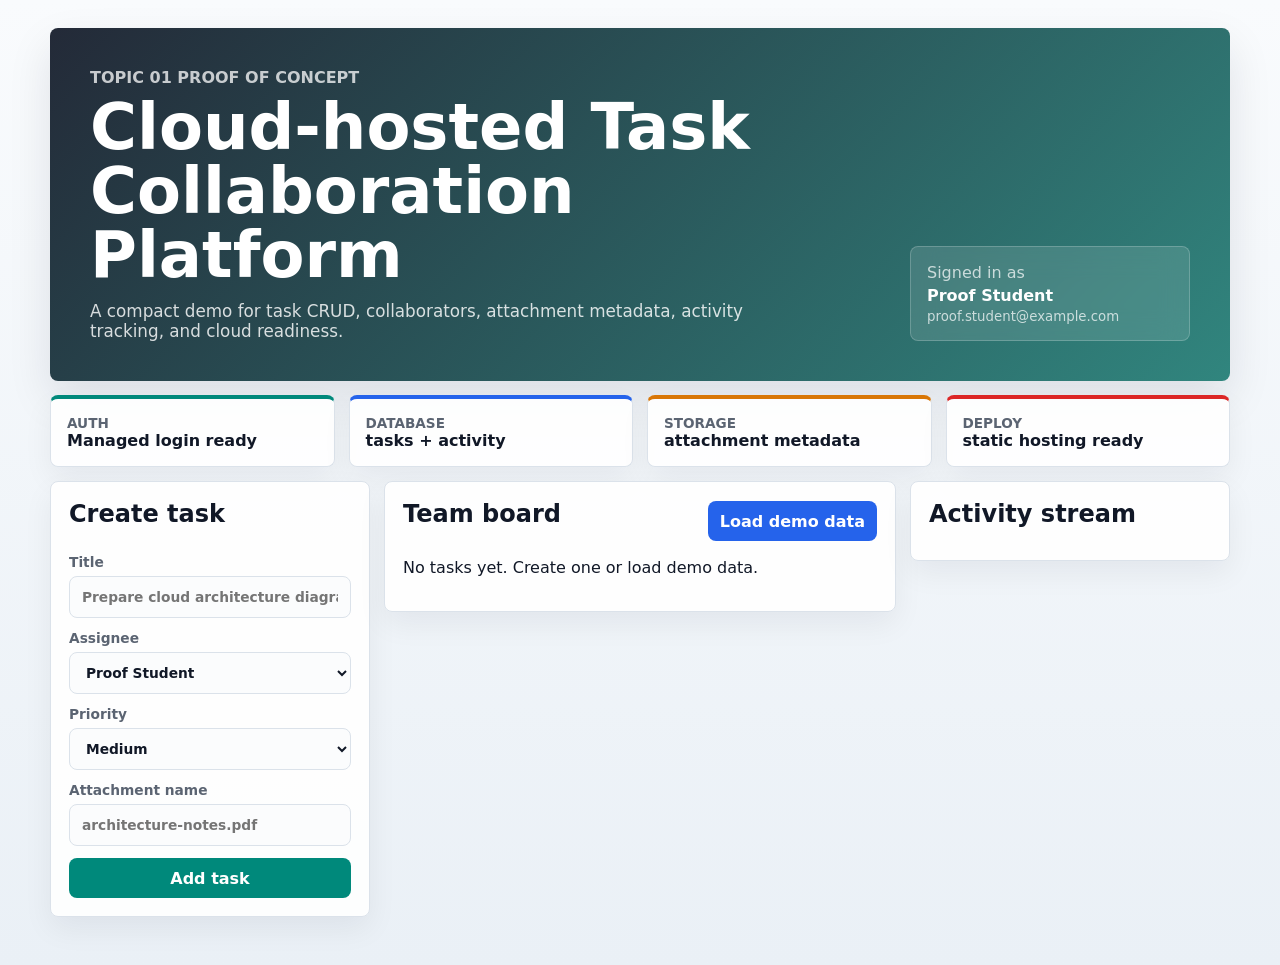
<file: poc-solutions/topic-01-cloud-task-collaboration/index.html>
<!DOCTYPE html>
<html lang="en">
<head>
  <meta charset="UTF-8">
  <meta name="viewport" content="width=device-width, initial-scale=1.0">
  <title>Cloud Task Collaboration POC</title>
  <link rel="stylesheet" href="styles.css">
</head>
<body>
  <main class="app">
    <header class="hero">
      <div>
        <p class="eyebrow">Topic 01 proof of concept</p>
        <h1>Cloud-hosted Task Collaboration Platform</h1>
        <p class="summary">A compact demo for task CRUD, collaborators, attachment metadata, activity tracking, and cloud readiness.</p>
      </div>
      <div class="identity">
        <span>Signed in as</span>
        <strong>Proof Student</strong>
        <small>proof.student@example.com</small>
      </div>
    </header>

    <section class="cloud-grid" aria-label="Cloud service checklist">
      <article>
        <span>Auth</span>
        <strong>Managed login ready</strong>
      </article>
      <article>
        <span>Database</span>
        <strong>tasks + activity</strong>
      </article>
      <article>
        <span>Storage</span>
        <strong>attachment metadata</strong>
      </article>
      <article>
        <span>Deploy</span>
        <strong>static hosting ready</strong>
      </article>
    </section>

    <section class="workspace">
      <form id="taskForm" class="panel" aria-label="Create task">
        <h2>Create task</h2>
        <label>
          Title
          <input id="titleInput" required maxlength="80" placeholder="Prepare cloud architecture diagram">
        </label>
        <label>
          Assignee
          <select id="assigneeInput">
            <option>Proof Student</option>
            <option>Backend Partner</option>
            <option>Mobile Partner</option>
            <option>Instructor Review</option>
          </select>
        </label>
        <label>
          Priority
          <select id="priorityInput">
            <option>Medium</option>
            <option>High</option>
            <option>Low</option>
          </select>
        </label>
        <label>
          Attachment name
          <input id="attachmentInput" placeholder="architecture-notes.pdf">
        </label>
        <button type="submit">Add task</button>
      </form>

      <section class="panel">
        <div class="section-head">
          <h2>Team board</h2>
          <button id="seedButton" type="button">Load demo data</button>
        </div>
        <div id="taskList" class="task-list" aria-live="polite"></div>
      </section>

      <section class="panel activity-panel">
        <h2>Activity stream</h2>
        <ol id="activityList" class="activity-list"></ol>
      </section>
    </section>
  </main>

  <template id="taskTemplate">
    <article class="task">
      <div>
        <h3></h3>
        <p></p>
      </div>
      <div class="task-actions">
        <button class="done-button" type="button">Done</button>
        <button class="delete-button" type="button">Delete</button>
      </div>
    </article>
  </template>

  <script src="app.js"></script>
</body>
</html>
</file>
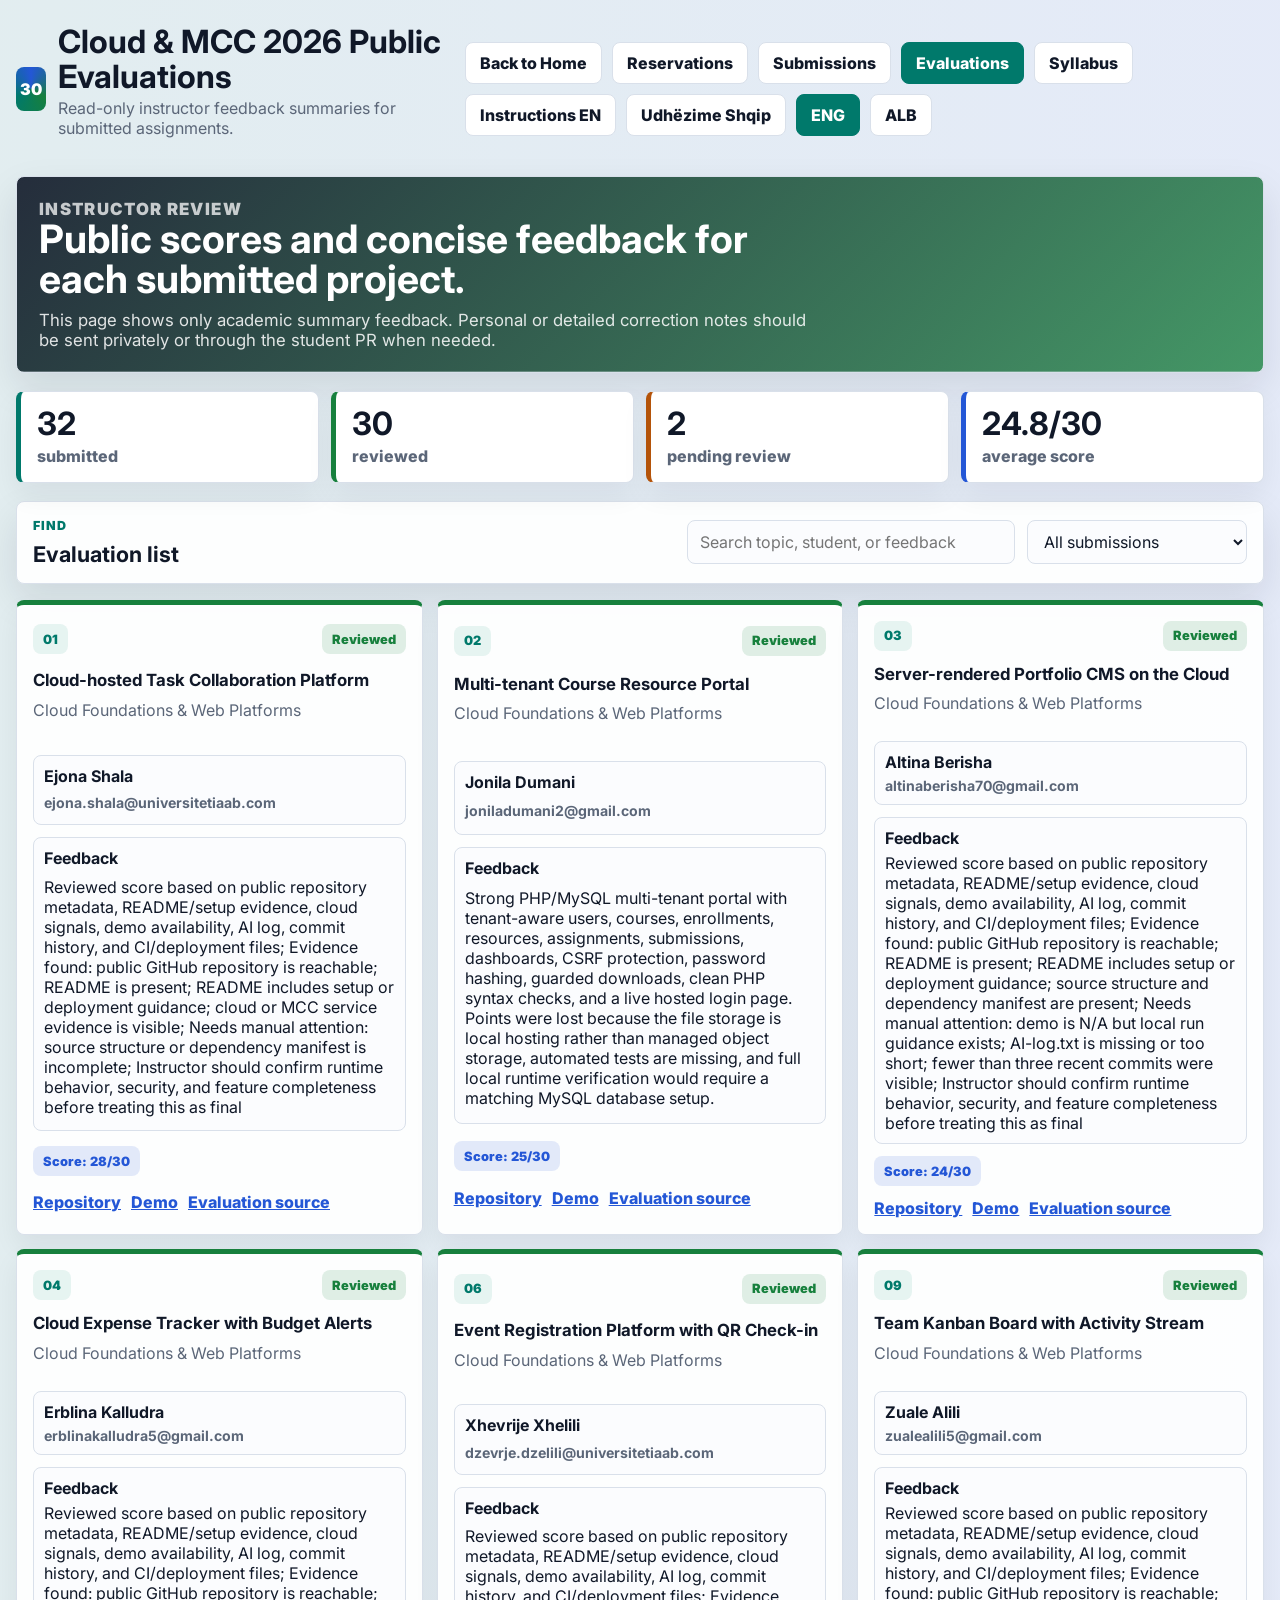
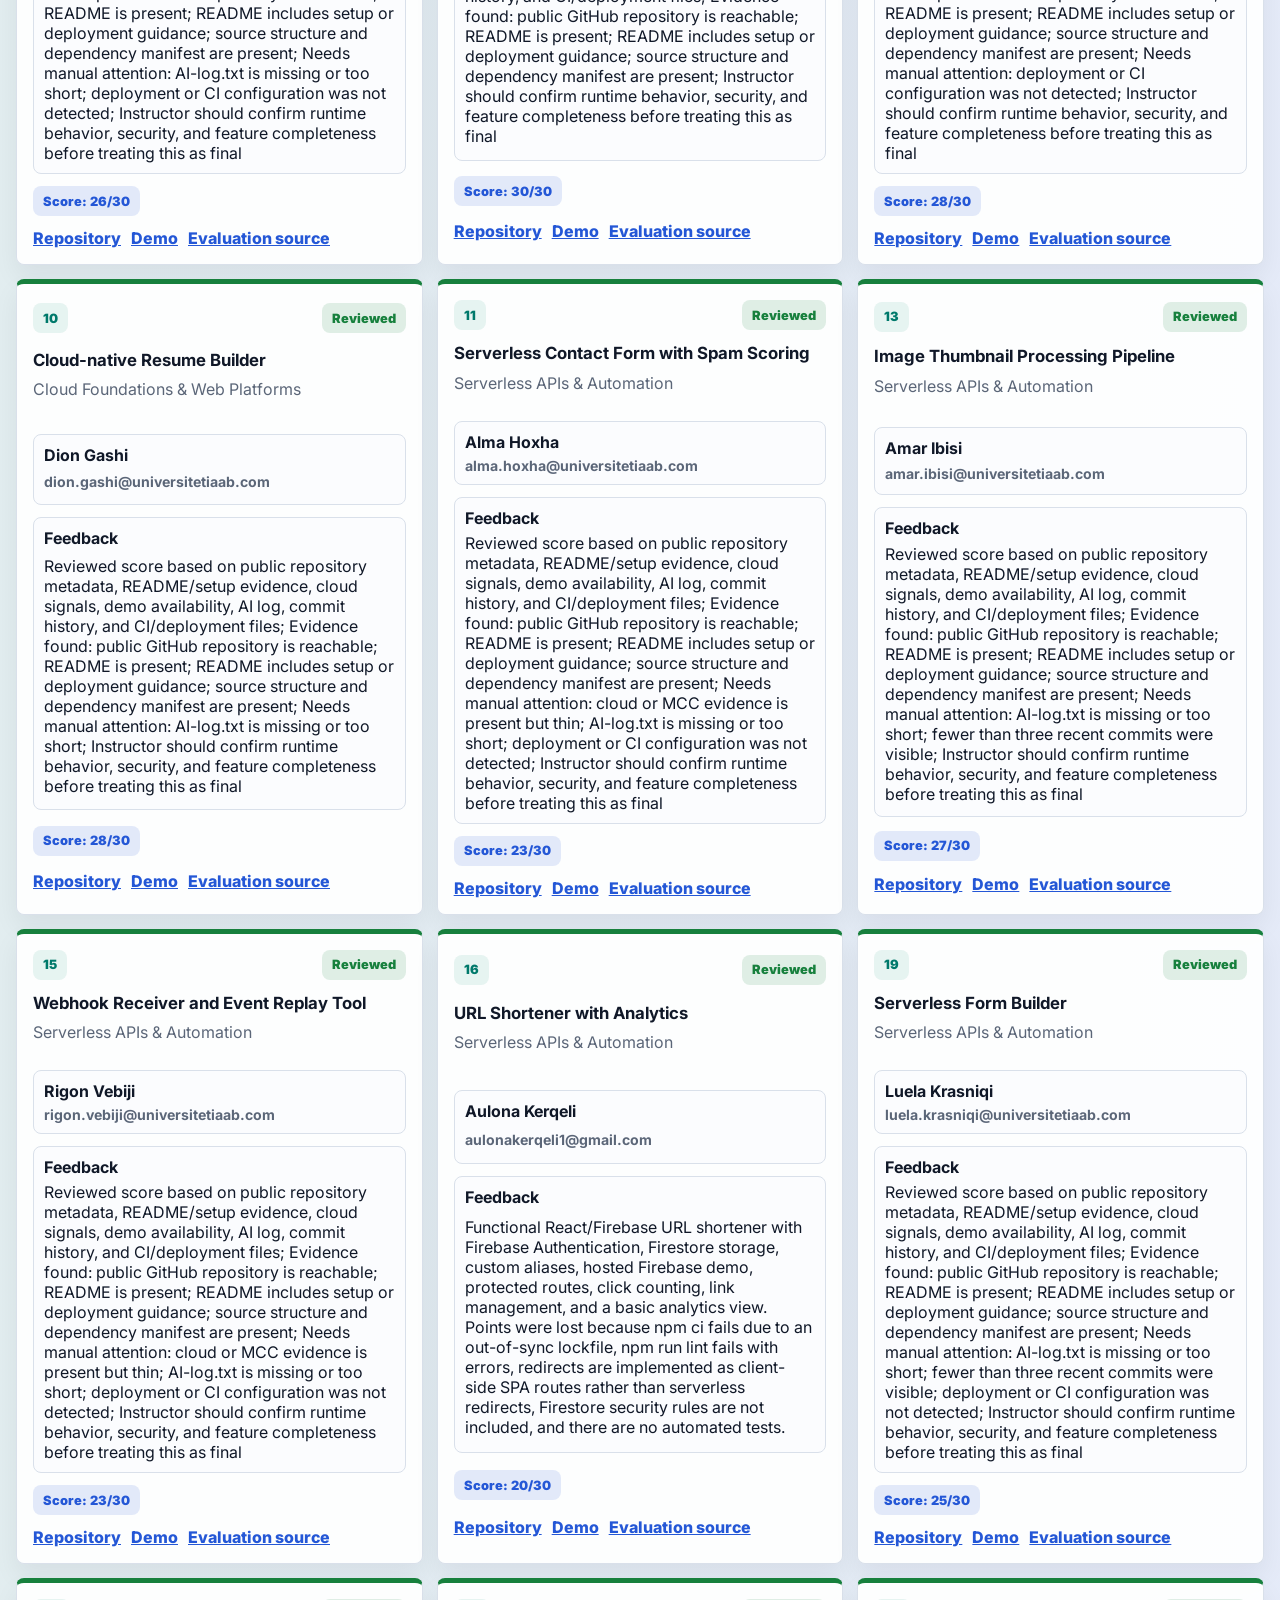
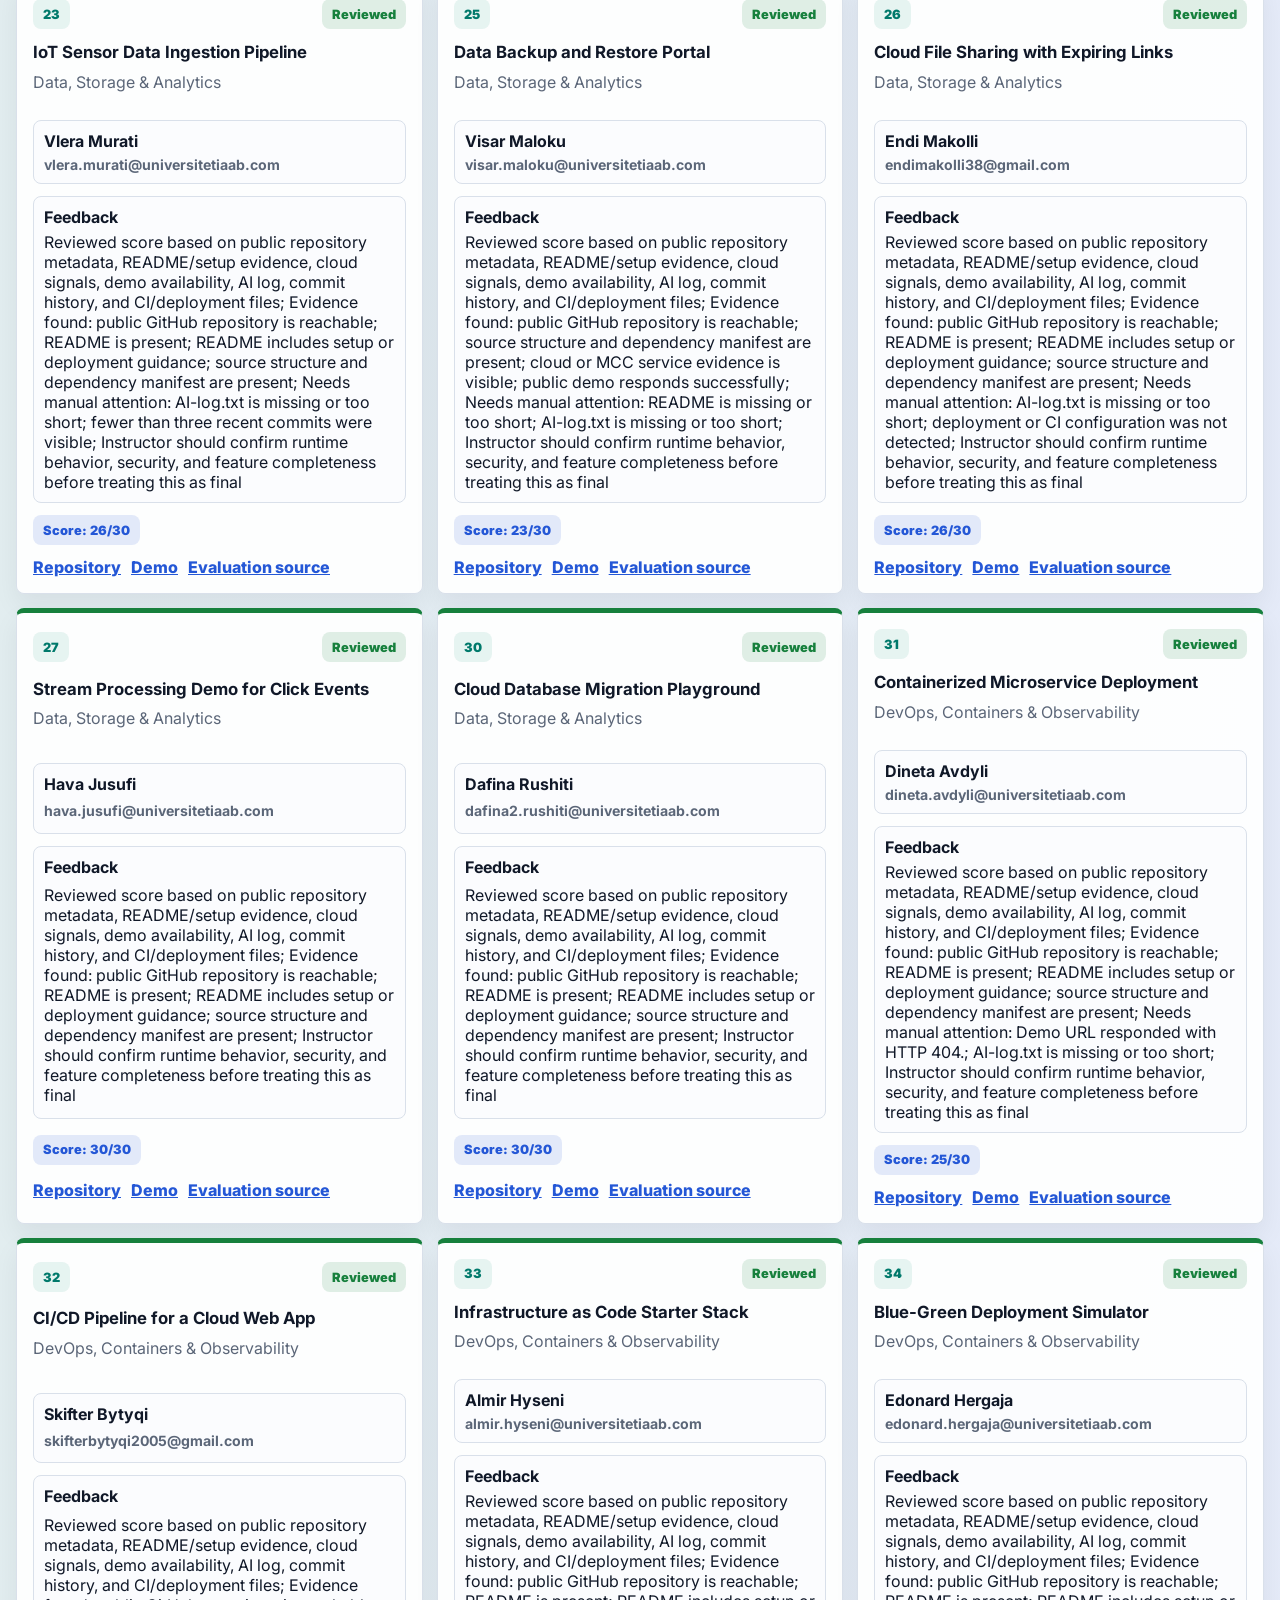
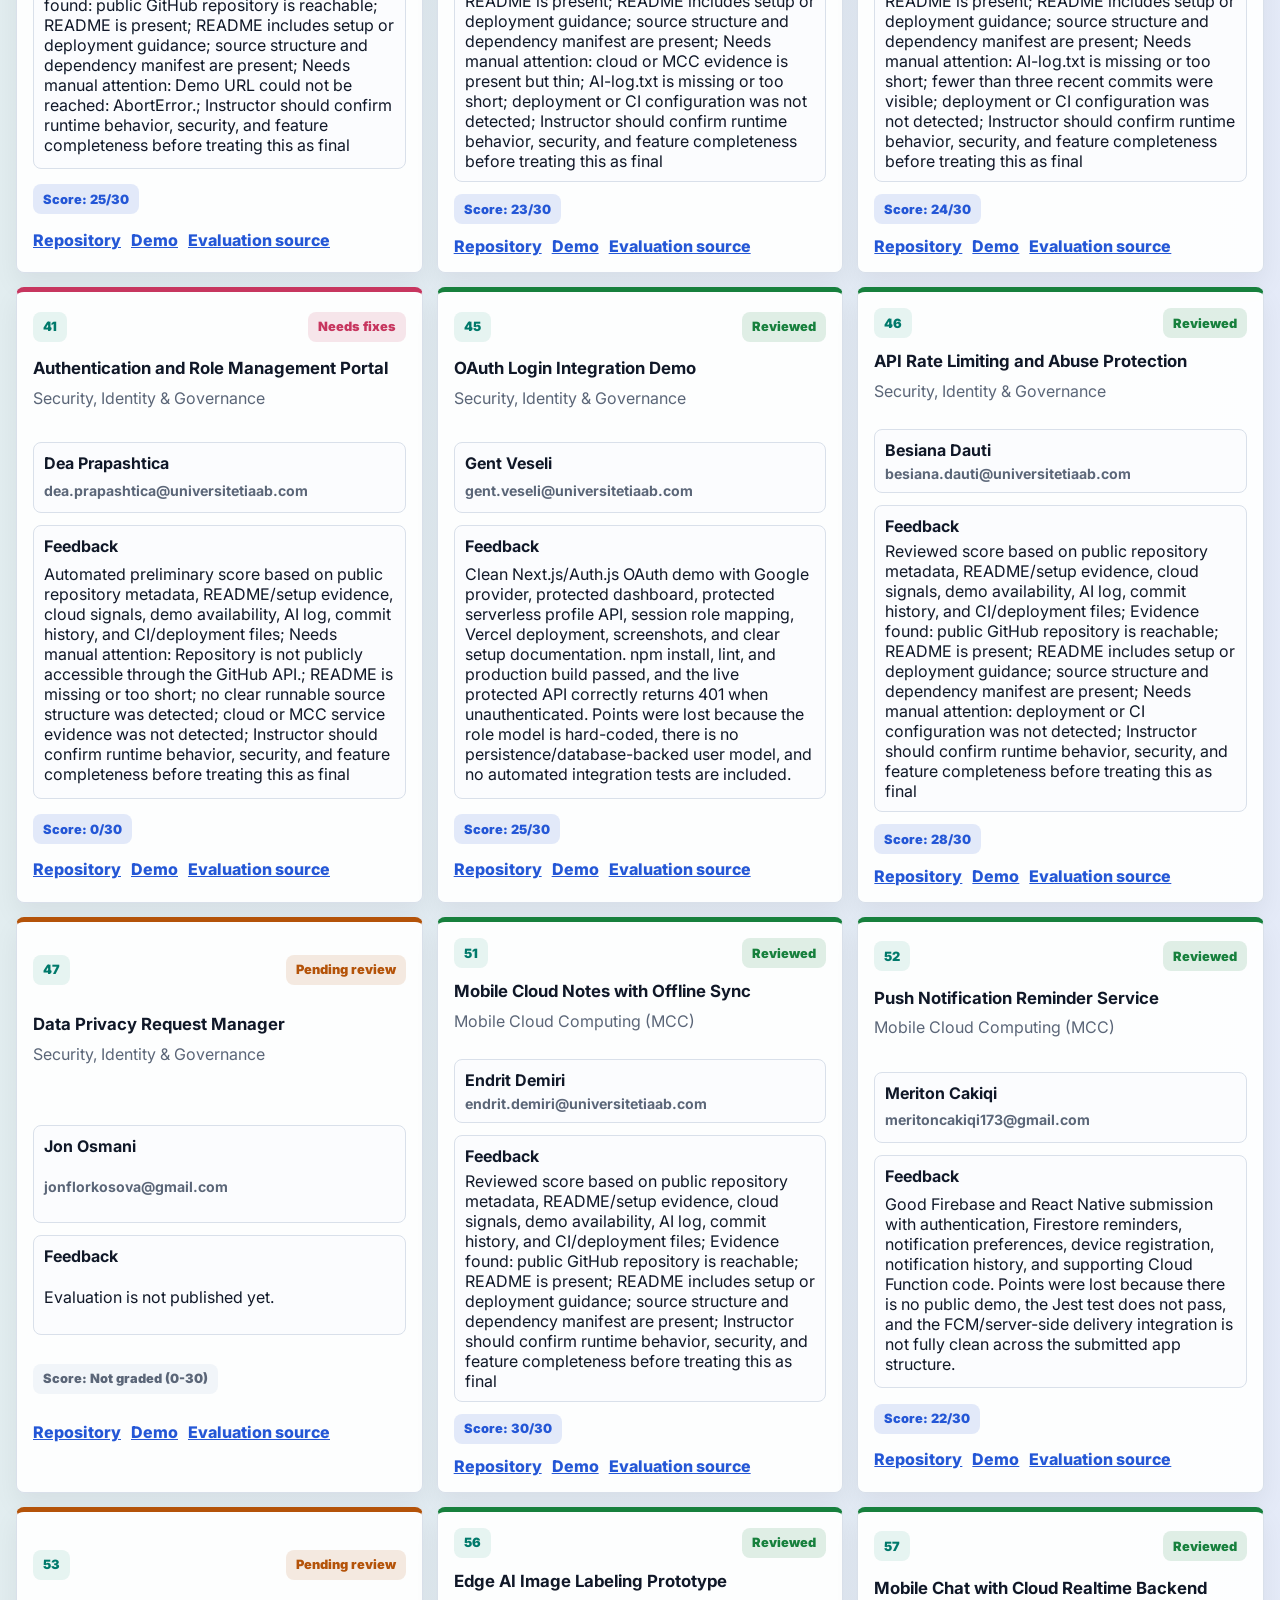
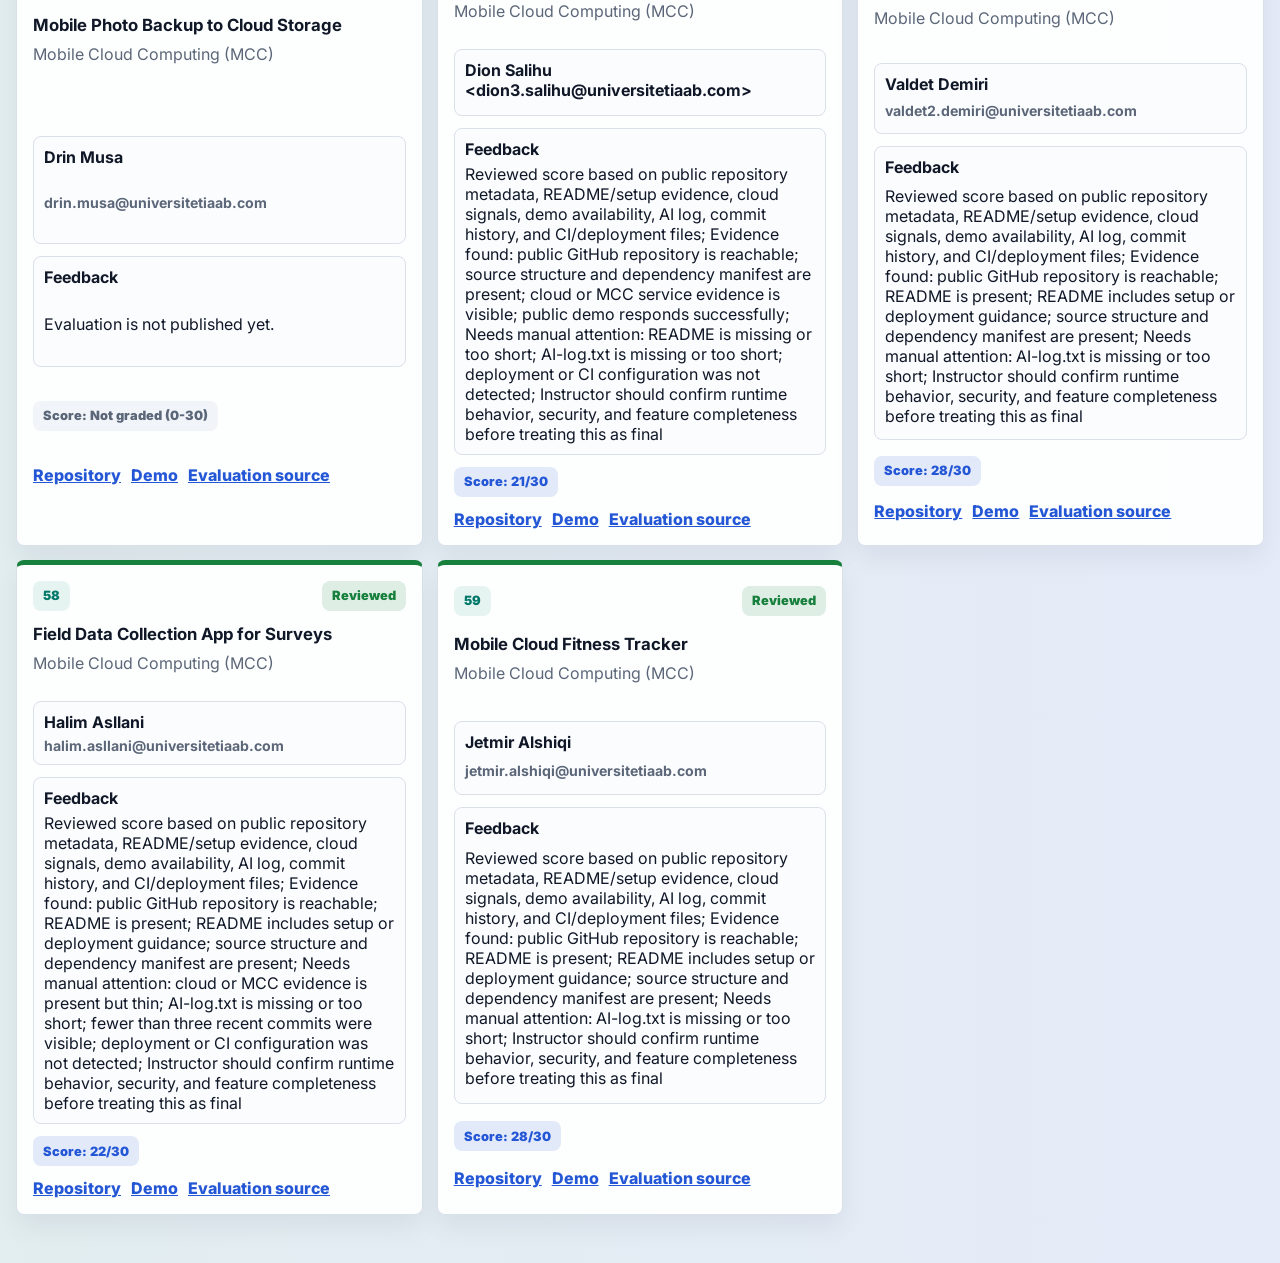
<file: evaluations-2026.html>
<!DOCTYPE html>
<html lang="en">
<head>
  <meta charset="UTF-8">
  <meta name="viewport" content="width=device-width, initial-scale=1.0">
  <title>Cloud & MCC 2026 Public Evaluations</title>
  <meta name="description" content="Public instructor evaluation summaries for Cloud and MCC 2026 student submissions.">
  <link rel="icon" href="data:,">
  <link rel="preconnect" href="https://fonts.googleapis.com">
  <link rel="preconnect" href="https://fonts.gstatic.com" crossorigin>
  <link href="https://fonts.googleapis.com/css2?family=Inter:wght@400;500;600;700;800;900&display=swap" rel="stylesheet">
  <style>
    :root {
      color-scheme: light;
      --ink: #101828;
      --muted: #5b6678;
      --line: #d9e0ea;
      --paper: #ffffff;
      --soft: #f5f7fb;
      --teal: #00796b;
      --blue: #2457d6;
      --amber: #b45309;
      --green: #17803d;
      --rose: #c7365f;
      --shadow: 0 16px 38px rgba(16, 24, 40, 0.10);
      --radius: 8px;
    }

    * {
      box-sizing: border-box;
    }

    body {
      margin: 0;
      min-height: 100vh;
      font-family: Inter, ui-sans-serif, system-ui, -apple-system, BlinkMacSystemFont, "Segoe UI", sans-serif;
      color: var(--ink);
      background:
        linear-gradient(90deg, rgba(0, 121, 107, 0.08), rgba(36, 87, 214, 0.08)),
        var(--soft);
      letter-spacing: 0;
    }

    a {
      color: inherit;
    }

    button,
    input,
    select {
      font: inherit;
    }

    .shell {
      width: min(1280px, calc(100% - 32px));
      margin: 0 auto;
      padding: 24px 0 48px;
    }

    .topbar,
    .hero,
    .toolbar,
    .card-head,
    .card-foot {
      display: flex;
      align-items: center;
      justify-content: space-between;
      gap: 16px;
    }

    .brand {
      display: flex;
      align-items: center;
      gap: 12px;
      min-width: 0;
    }

    .brand-mark {
      display: grid;
      width: 44px;
      height: 44px;
      place-items: center;
      border-radius: var(--radius);
      background: conic-gradient(from 120deg, var(--green), var(--teal), var(--blue), var(--green));
      color: white;
      font-weight: 900;
    }

    h1,
    h2,
    h3,
    p {
      margin-top: 0;
    }

    h1 {
      margin-bottom: 4px;
      font-size: 2rem;
      line-height: 1.1;
      letter-spacing: 0;
    }

    h2 {
      margin-bottom: 0;
      font-size: 1.35rem;
      letter-spacing: 0;
    }

    h3 {
      margin-bottom: 8px;
      font-size: 1.05rem;
      line-height: 1.35;
      letter-spacing: 0;
    }

    .brand p,
    .muted,
    .evaluation-card p,
    .empty {
      color: var(--muted);
    }

    .top-actions,
    .card-links,
    .language-switch {
      display: flex;
      flex-wrap: wrap;
      gap: 10px;
    }

    .button,
    .language-switch button {
      min-height: 42px;
      border: 1px solid var(--line);
      border-radius: var(--radius);
      background: var(--paper);
      color: var(--ink);
      padding: 10px 14px;
      cursor: pointer;
      text-decoration: none;
      font-weight: 800;
    }

    .button.primary,
    .button.active,
    .button[aria-current="page"],
    .language-switch button.active {
      border-color: var(--teal);
      background: var(--teal);
      color: #fff;
    }

    .panel {
      border: 1px solid var(--line);
      border-radius: var(--radius);
      background: rgba(255, 255, 255, 0.94);
      box-shadow: var(--shadow);
    }

    .hero {
      align-items: flex-start;
      margin: 22px 0 18px;
      padding: 22px;
      background:
        linear-gradient(135deg, rgba(16, 24, 40, 0.90), rgba(23, 128, 61, 0.78)),
        url("https://images.unsplash.com/photo-1551288049-bebda4e38f71?auto=format&fit=crop&w=1400&q=80");
      background-position: center;
      background-size: cover;
      color: white;
    }

    .hero h2 {
      max-width: 780px;
      margin-bottom: 12px;
      font-size: 2.45rem;
      line-height: 1;
    }

    .hero p {
      max-width: 780px;
      margin-bottom: 0;
      color: rgba(255, 255, 255, 0.86);
      font-size: 1.05rem;
    }

    .eyebrow {
      margin: 0 0 8px;
      color: var(--teal);
      font-size: 0.78rem;
      font-weight: 900;
      letter-spacing: 0.08em;
      text-transform: uppercase;
    }

    .hero .eyebrow {
      color: rgba(255, 255, 255, 0.74);
    }

    .stats {
      display: grid;
      grid-template-columns: repeat(4, minmax(0, 1fr));
      gap: 12px;
      margin-bottom: 18px;
    }

    .stat {
      padding: 16px;
      border: 1px solid var(--line);
      border-left: 5px solid var(--teal);
      border-radius: var(--radius);
      background: var(--paper);
      box-shadow: 0 12px 28px rgba(16, 24, 40, 0.06);
    }

    .stat:nth-child(2) {
      border-left-color: var(--green);
    }

    .stat:nth-child(3) {
      border-left-color: var(--amber);
    }

    .stat:nth-child(4) {
      border-left-color: var(--blue);
    }

    .stat strong,
    .stat span {
      display: block;
    }

    .stat strong {
      font-size: 2rem;
      line-height: 1;
    }

    .stat span {
      margin-top: 6px;
      color: var(--muted);
      font-weight: 800;
    }

    .toolbar {
      margin-bottom: 16px;
      padding: 16px;
    }

    .filters {
      display: grid;
      grid-template-columns: minmax(0, 1fr) 220px;
      gap: 12px;
      min-width: min(100%, 560px);
    }

    .filters input,
    .filters select {
      width: 100%;
      min-height: 44px;
      border: 1px solid var(--line);
      border-radius: var(--radius);
      background: #fbfcfe;
      color: var(--ink);
      padding: 0 12px;
      outline: none;
    }

    .grid {
      display: grid;
      grid-template-columns: repeat(auto-fit, minmax(320px, 1fr));
      gap: 14px;
    }

    .evaluation-card {
      display: grid;
      gap: 12px;
      min-height: 280px;
      padding: 16px;
      border: 1px solid var(--line);
      border-top: 5px solid var(--amber);
      border-radius: var(--radius);
      background: rgba(255, 255, 255, 0.94);
      box-shadow: 0 12px 26px rgba(16, 24, 40, 0.06);
    }

    .evaluation-card.reviewed {
      border-top-color: var(--green);
    }

    .evaluation-card.needs-fixes {
      border-top-color: var(--rose);
    }

    .topic-id,
    .status,
    .score {
      display: inline-flex;
      align-items: center;
      justify-content: center;
      min-height: 30px;
      border-radius: var(--radius);
      padding: 0 10px;
      font-size: 0.8rem;
      font-weight: 900;
      white-space: nowrap;
    }

    .topic-id {
      background: #e6f4f1;
      color: var(--teal);
    }

    .status {
      background: rgba(180, 83, 9, 0.12);
      color: var(--amber);
    }

    .status.reviewed {
      background: rgba(23, 128, 61, 0.13);
      color: var(--green);
    }

    .status.needs-fixes {
      background: rgba(199, 54, 95, 0.12);
      color: var(--rose);
    }

    .identity,
    .feedback {
      display: grid;
      gap: 5px;
      padding: 10px;
      border: 1px solid var(--line);
      border-radius: var(--radius);
      background: #fbfcfe;
      overflow-wrap: anywhere;
    }

    .identity strong,
    .identity span {
      display: block;
    }

    .identity span {
      color: var(--muted);
      font-size: 0.88rem;
      font-weight: 700;
    }

    .score {
      width: max-content;
      background: rgba(36, 87, 214, 0.12);
      color: var(--blue);
    }

    .score.pending {
      background: #f1f5f9;
      color: var(--muted);
    }

    .card-links a {
      color: var(--blue);
      font-weight: 800;
      overflow-wrap: anywhere;
    }

    .empty {
      display: none;
      padding: 24px;
      border: 1px dashed var(--line);
      border-radius: var(--radius);
      background: var(--paper);
      text-align: center;
      font-weight: 800;
    }

    @media (max-width: 980px) {
      .topbar,
      .hero,
      .toolbar {
        align-items: flex-start;
        flex-direction: column;
      }

      .stats {
        grid-template-columns: 1fr 1fr;
      }

      .hero h2 {
        font-size: 2rem;
      }

      .filters {
        grid-template-columns: 1fr;
        min-width: 100%;
      }
    }

    @media (max-width: 640px) {
      .shell {
        width: min(100% - 24px, 1280px);
      }

      h1 {
        font-size: 1.4rem;
      }

      .hero h2 {
        font-size: 1.72rem;
      }

      .stats,
      .grid {
        grid-template-columns: 1fr;
      }
    }
  </style>
</head>
<body>
  <main class="shell">
    <header class="topbar">
      <div class="brand">
        <div class="brand-mark" aria-hidden="true">30</div>
        <div>
          <h1 data-i18n="page.heading">Cloud & MCC 2026 Public Evaluations</h1>
          <p data-i18n="page.subtitle">Read-only instructor feedback summaries for submitted assignments.</p>
        </div>
      </div>
      <div class="top-actions">
        <a class="button" href="index.html" data-i18n="nav.backHome">Back to Home</a>
        <a class="button" href="mcc-2026.html" data-i18n="nav.reserve">Reservations</a>
        <a class="button" href="submissions-2026.html" data-i18n="nav.submissions">Submissions</a>
        <a class="button active" href="evaluations-2026.html" aria-current="page" data-i18n="nav.evaluations">Evaluations</a>
        <a class="button" href="syllabus-mcc-2026.html" data-i18n="nav.syllabus">Syllabus</a>
        <a class="button" href="instructions-mcc-2026.html" data-i18n="nav.instructionsEn">Instructions EN</a>
        <a class="button" href="udhezime-mcc-2026.html" data-i18n="nav.instructionsSq">Udhëzime Shqip</a>
        <div class="language-switch" aria-label="Language switch">
          <button type="button" class="active" data-lang="en">ENG</button>
          <button type="button" data-lang="sq">ALB</button>
        </div>
      </div>
    </header>

    <section class="hero panel">
      <div>
        <p class="eyebrow" data-i18n="hero.eyebrow">Instructor review</p>
        <h2 data-i18n="hero.title">Public scores and concise feedback for each submitted project.</h2>
        <p data-i18n="hero.copy">This page shows only academic summary feedback. Personal or detailed correction notes should be sent privately or through the student PR when needed.</p>
      </div>
    </section>

    <section class="stats" aria-label="Evaluation statistics">
      <div class="stat"><strong id="submittedCount">0</strong><span data-i18n="stats.submitted">submitted</span></div>
      <div class="stat"><strong id="reviewedCount">0</strong><span data-i18n="stats.reviewed">reviewed</span></div>
      <div class="stat"><strong id="pendingCount">0</strong><span data-i18n="stats.pending">pending review</span></div>
      <div class="stat"><strong id="averageScore">-</strong><span data-i18n="stats.average">average score</span></div>
    </section>

    <section class="toolbar panel" aria-label="Filters">
      <div>
        <p class="eyebrow" data-i18n="filters.eyebrow">Find</p>
        <h2 data-i18n="filters.title">Evaluation list</h2>
      </div>
      <div class="filters">
        <input id="searchInput" type="search" data-i18n-placeholder="filters.search" placeholder="Search topic, student, or feedback">
        <select id="statusFilter" aria-label="Filter by status">
          <option value="all" data-i18n="filter.all">All submissions</option>
          <option value="reviewed" data-i18n="filter.reviewed">Reviewed</option>
          <option value="needs-fixes" data-i18n="filter.needsFixes">Needs fixes</option>
          <option value="pending-review" data-i18n="filter.pending">Pending review</option>
        </select>
      </div>
    </section>

    <section class="grid" id="evaluationGrid" aria-live="polite"></section>
    <div class="empty" id="emptyState" data-i18n="empty">No matching evaluations.</div>
  </main>

  <script>
    const translations = {
      en: {
        pageTitle: 'Cloud & MCC 2026 Public Evaluations',
        pageDescription: 'Public instructor evaluation summaries for Cloud and MCC 2026 student submissions.',
        'page.heading': 'Cloud & MCC 2026 Public Evaluations',
        'page.subtitle': 'Read-only instructor feedback summaries for submitted assignments.',
        'nav.backHome': 'Back to Home',
        'nav.reserve': 'Reservations',
        'nav.submissions': 'Submissions',
        'nav.evaluations': 'Evaluations',
        'nav.syllabus': 'Syllabus',
        'nav.instructionsEn': 'Instructions EN',
        'nav.instructionsSq': 'Udhëzime Shqip',
        'hero.eyebrow': 'Instructor review',
        'hero.title': 'Public scores and concise feedback for each submitted project.',
        'hero.copy': 'This page shows only academic summary feedback. Personal or detailed correction notes should be sent privately or through the student PR when needed.',
        'stats.submitted': 'submitted',
        'stats.reviewed': 'reviewed',
        'stats.pending': 'pending review',
        'stats.average': 'average score',
        'filters.eyebrow': 'Find',
        'filters.title': 'Evaluation list',
        'filters.search': 'Search topic, student, or feedback',
        'filter.all': 'All submissions',
        'filter.reviewed': 'Reviewed',
        'filter.needsFixes': 'Needs fixes',
        'filter.pending': 'Pending review',
        'empty': 'No matching evaluations.',
        pendingReview: 'Pending review',
        reviewed: 'Reviewed',
        needsFixes: 'Needs fixes',
        score: 'Score',
        repo: 'Repository',
        demo: 'Demo',
        feedback: 'Feedback',
        source: 'Evaluation source',
        noEvaluation: 'Evaluation is not published yet.',
      },
      sq: {
        pageTitle: 'Vlerësimet Publike Cloud & MCC 2026',
        pageDescription: 'Përmbledhje publike të vlerësimeve të mësimdhënësit për dorëzimet Cloud dhe MCC 2026.',
        'page.heading': 'Vlerësimet publike Cloud & MCC 2026',
        'page.subtitle': 'Feedback i shkurtër, vetëm për lexim, për detyrat e dorëzuara.',
        'nav.backHome': 'Kthehu në ballinë',
        'nav.reserve': 'Rezervimet',
        'nav.submissions': 'Dorëzimet',
        'nav.evaluations': 'Vlerësimet',
        'nav.syllabus': 'Syllabusi',
        'nav.instructionsEn': 'Udhëzime EN',
        'nav.instructionsSq': 'Udhëzime Shqip',
        'hero.eyebrow': 'Vlerësimi i mësimdhënësit',
        'hero.title': 'Pikët publike dhe feedback i shkurtër për çdo projekt të dorëzuar.',
        'hero.copy': 'Kjo faqe shfaq vetëm përmbledhje akademike. Vërejtjet personale ose korrigjimet e hollësishme duhet të dërgohen privatisht ose në PR-në e studentit kur nevojitet.',
        'stats.submitted': 'të dorëzuara',
        'stats.reviewed': 'të vlerësuara',
        'stats.pending': 'në pritje',
        'stats.average': 'mesatarja e pikëve',
        'filters.eyebrow': 'Gjej',
        'filters.title': 'Lista e vlerësimeve',
        'filters.search': 'Kërko temën, studentin ose feedback-un',
        'filter.all': 'Të gjitha dorëzimet',
        'filter.reviewed': 'Të vlerësuara',
        'filter.needsFixes': 'Kërkojnë korrigjime',
        'filter.pending': 'Në pritje të vlerësimit',
        'empty': 'Nuk ka vlerësime që përputhen.',
        pendingReview: 'Në pritje të vlerësimit',
        reviewed: 'E vlerësuar',
        needsFixes: 'Kërkon korrigjime',
        score: 'Pikët',
        repo: 'Repository',
        demo: 'Demo',
        feedback: 'Feedback',
        source: 'Burimi i vlerësimeve',
        noEvaluation: 'Vlerësimi ende nuk është publikuar.',
      },
    };

    const grid = document.getElementById('evaluationGrid');
    const emptyState = document.getElementById('emptyState');
    const searchInput = document.getElementById('searchInput');
    const statusFilter = document.getElementById('statusFilter');
    let activeLanguage = localStorage.getItem('portal-language') || 'en';
    let rows = [];

    function t(key) {
      return translations[activeLanguage][key] || translations.en[key] || key;
    }

    function applyLanguage(language) {
      activeLanguage = language;
      localStorage.setItem('portal-language', language);
      document.documentElement.lang = language === 'sq' ? 'sq' : 'en';
      document.title = t('pageTitle');
      document.querySelector('meta[name="description"]').setAttribute('content', t('pageDescription'));
      document.querySelectorAll('[data-i18n]').forEach((node) => {
        node.textContent = t(node.dataset.i18n);
      });
      document.querySelectorAll('[data-i18n-placeholder]').forEach((node) => {
        node.setAttribute('placeholder', t(node.dataset.i18nPlaceholder));
      });
      document.querySelectorAll('[data-lang]').forEach((button) => {
        button.classList.toggle('active', button.dataset.lang === language);
      });
      render();
    }

    document.querySelectorAll('[data-lang]').forEach((button) => {
      button.addEventListener('click', () => applyLanguage(button.dataset.lang));
    });

    async function fetchText(path) {
      const response = await fetch(`${path}?ts=${Date.now()}`, { cache: 'no-store' });
      if (!response.ok) throw new Error(`Unable to fetch ${path}`);
      return response.text();
    }

    function parseIdentity(value) {
      const match = value.match(/^(.*?)\s*<([^>]+)>$/);
      if (!match) return { name: value.trim(), email: '' };
      return { name: match[1].trim(), email: match[2].trim() };
    }

    function parseTopics(markdown) {
      const topics = new Map();
      let category = 'Uncategorized';
      const lines = markdown.split(/\r?\n/);

      lines.forEach((line, index) => {
        const heading = line.match(/^##\s+(.+)$/);
        if (heading) {
          category = heading[1].trim();
          return;
        }

        const topic = line.match(/^(\d{2})\.\s+(.+?)\s—\s\((Available|Taken by [^)]+)\)$/);
        if (!topic) return;

        const score = (lines[index + 2] || '').match(/^\s+-\s+Score:\s+(.+)$/);
        topics.set(topic[1], {
          id: topic[1],
          title: topic[2],
          category,
          scoreLabel: score ? score[1].trim() : 'Not graded (0-30)',
        });
      });

      return topics;
    }

    function parseSubmissions(markdown) {
      const submissions = new Map();

      markdown.split(/\r?\n/).forEach((line) => {
        const submitted = line.match(/^(\d{2})\.\s+(.+?)\s—\s\(Submitted by ([^)]+)\)\s—\sRepo:\s+(\S+)\s—\sDemo:\s+(.+)$/);
        if (!submitted) return;

        const identity = parseIdentity(submitted[3]);
        submissions.set(submitted[1], {
          id: submitted[1],
          title: submitted[2],
          name: identity.name,
          email: identity.email,
          repo: submitted[4].trim(),
          demo: submitted[5].trim(),
        });
      });

      return submissions;
    }

    function parseEvaluations(markdown) {
      const evaluations = new Map();

      markdown.split(/\r?\n/).forEach((line) => {
        const evaluated = line.match(/^(\d{2})\.\s+(.+?)\s—\sScore:\s+(\d{1,2}\/30)\s—\sStatus:\s+(Reviewed|Needs fixes|Pending review)\s—\sFeedback EN:\s+(.+?)\s—\sFeedback SQ:\s+(.+)$/);
        if (!evaluated) return;

        evaluations.set(evaluated[1], {
          score: evaluated[3],
          status: normalizeStatus(evaluated[4]),
          feedbackEn: evaluated[5].trim(),
          feedbackSq: evaluated[6].trim(),
        });
      });

      return evaluations;
    }

    function normalizeStatus(value) {
      return String(value).trim().toLowerCase().replace(/\s+/g, '-');
    }

    function scoreValue(label) {
      const match = String(label).match(/^(\d{1,2})\/30$/);
      if (!match) return null;
      const value = Number(match[1]);
      return Number.isFinite(value) ? value : null;
    }

    function effectiveStatus(row) {
      if (!row.evaluation) return 'pending-review';
      if (row.evaluation.status === 'needs-fixes') return 'needs-fixes';
      return 'reviewed';
    }

    function updateStats() {
      const reviewed = rows.filter((row) => row.evaluation).length;
      const pending = rows.length - reviewed;
      const scored = rows
        .map((row) => row.evaluation ? scoreValue(row.evaluation.score) : null)
        .filter((value) => value !== null);
      const totalScore = scored.reduce((sum, value) => sum + value, 0);

      document.getElementById('submittedCount').textContent = rows.length;
      document.getElementById('reviewedCount').textContent = reviewed;
      document.getElementById('pendingCount').textContent = pending;
      document.getElementById('averageScore').textContent = scored.length
        ? `${(totalScore / scored.length).toFixed(1)}/30`
        : '-';
    }

    function render() {
      if (!rows.length) return;

      const query = searchInput.value.trim().toLowerCase();
      const filter = statusFilter.value;
      const visible = rows.filter((row) => {
        const status = effectiveStatus(row);
        const matchesFilter = (
          filter === 'all'
          || (filter === 'reviewed' && row.evaluation)
          || (filter === 'needs-fixes' && status === 'needs-fixes')
          || (filter === 'pending-review' && !row.evaluation)
        );
        const feedback = row.evaluation
          ? `${row.evaluation.feedbackEn} ${row.evaluation.feedbackSq}`
          : '';
        const haystack = [
          row.id,
          row.title,
          row.name,
          row.email,
          row.topic ? row.topic.category : '',
          feedback,
        ].join(' ').toLowerCase();
        return matchesFilter && (!query || haystack.includes(query));
      });

      grid.innerHTML = visible.map((row) => {
        const evaluation = row.evaluation;
        const status = effectiveStatus(row);
        const score = evaluation ? evaluation.score : (row.topic ? row.topic.scoreLabel : 'Not graded (0-30)');
        const feedback = evaluation
          ? (activeLanguage === 'sq' ? evaluation.feedbackSq : evaluation.feedbackEn)
          : t('noEvaluation');
        const demoHref = row.demo.toUpperCase() === 'N/A' ? 'SUBMISSIONS_2026.md' : row.demo;

        return `
          <article class="evaluation-card ${status}">
            <div class="card-head">
              <span class="topic-id">${escapeHtml(row.id)}</span>
              <span class="status ${status}">${statusLabel(status)}</span>
            </div>
            <div>
              <h3>${escapeHtml(row.title)}</h3>
              <p>${escapeHtml(row.topic ? row.topic.category : '')}</p>
            </div>
            <div class="identity">
              <strong>${escapeHtml(row.name)}</strong>
              <span>${escapeHtml(row.email)}</span>
            </div>
            <div class="feedback">
              <strong>${t('feedback')}</strong>
              <span>${escapeHtml(feedback)}</span>
            </div>
            <div class="card-foot">
              <span class="score ${evaluation ? '' : 'pending'}">${t('score')}: ${escapeHtml(score)}</span>
            </div>
            <div class="card-links">
              <a href="${escapeAttribute(row.repo)}">${t('repo')}</a>
              <a href="${escapeAttribute(demoHref)}">${t('demo')}</a>
              <a href="EVALUATIONS_2026.md">${t('source')}</a>
            </div>
          </article>
        `;
      }).join('');

      emptyState.style.display = visible.length ? 'none' : 'block';
    }

    function statusLabel(status) {
      if (status === 'reviewed') return t('reviewed');
      if (status === 'needs-fixes') return t('needsFixes');
      return t('pendingReview');
    }

    function escapeHtml(value) {
      return String(value)
        .replaceAll('&', '&amp;')
        .replaceAll('<', '&lt;')
        .replaceAll('>', '&gt;')
        .replaceAll('"', '&quot;')
        .replaceAll("'", '&#039;');
    }

    function escapeAttribute(value) {
      const raw = String(value);
      if (!/^https?:\/\//i.test(raw) && !/^[A-Z0-9_-]+\.md$/i.test(raw)) return '#';
      return escapeHtml(raw);
    }

    async function init() {
      try {
        const [topicText, submissionText, evaluationText] = await Promise.all([
          fetchText('CLOUD_TOPICS_2026.md'),
          fetchText('SUBMISSIONS_2026.md'),
          fetchText('EVALUATIONS_2026.md'),
        ]);
        const topics = parseTopics(topicText);
        const submissions = parseSubmissions(submissionText);
        const evaluations = parseEvaluations(evaluationText);

        rows = Array.from(submissions.values()).map((submission) => ({
          ...submission,
          topic: topics.get(submission.id) || null,
          evaluation: evaluations.get(submission.id) || null,
        }));

        updateStats();
        applyLanguage(activeLanguage);
      } catch (error) {
        grid.innerHTML = `<div class="empty" style="display:block">${escapeHtml(error.message)}</div>`;
      }
    }

    searchInput.addEventListener('input', render);
    statusFilter.addEventListener('change', render);
    init();
  </script>
</body>
</html>
</file>
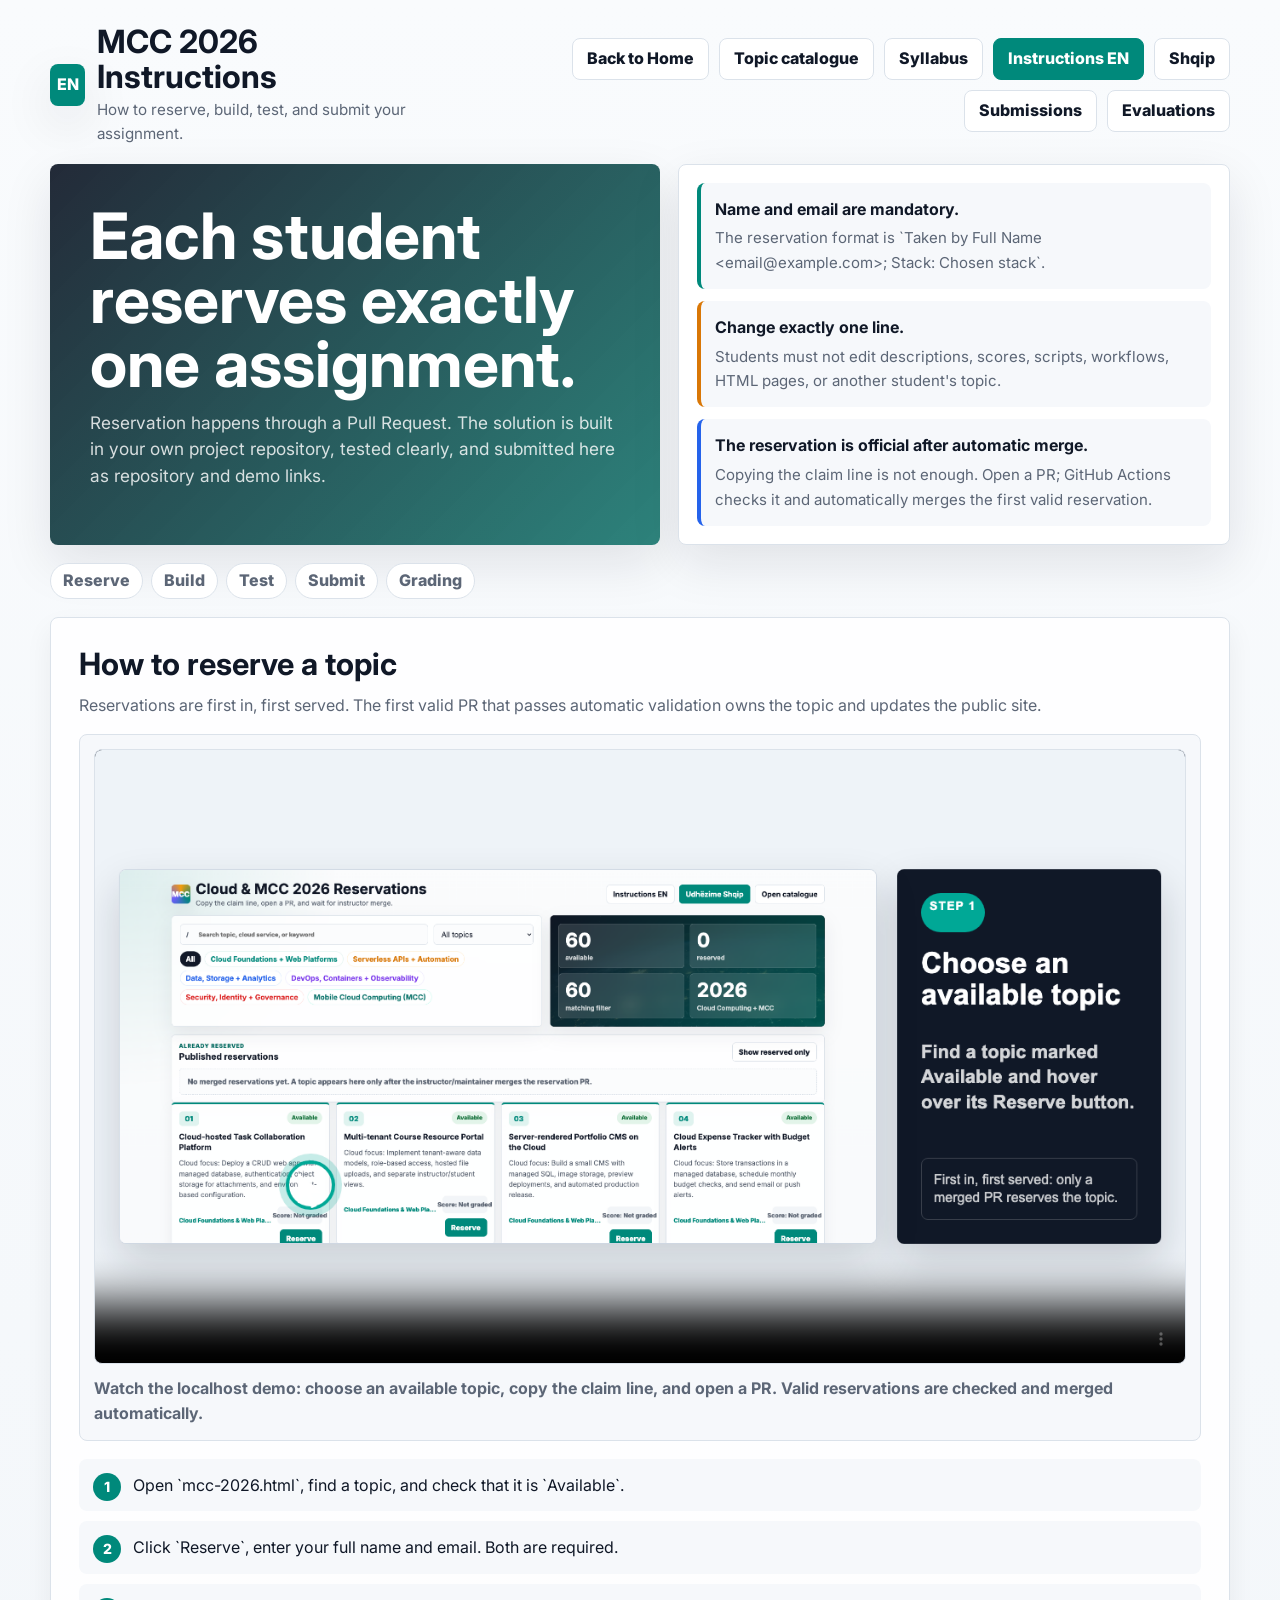
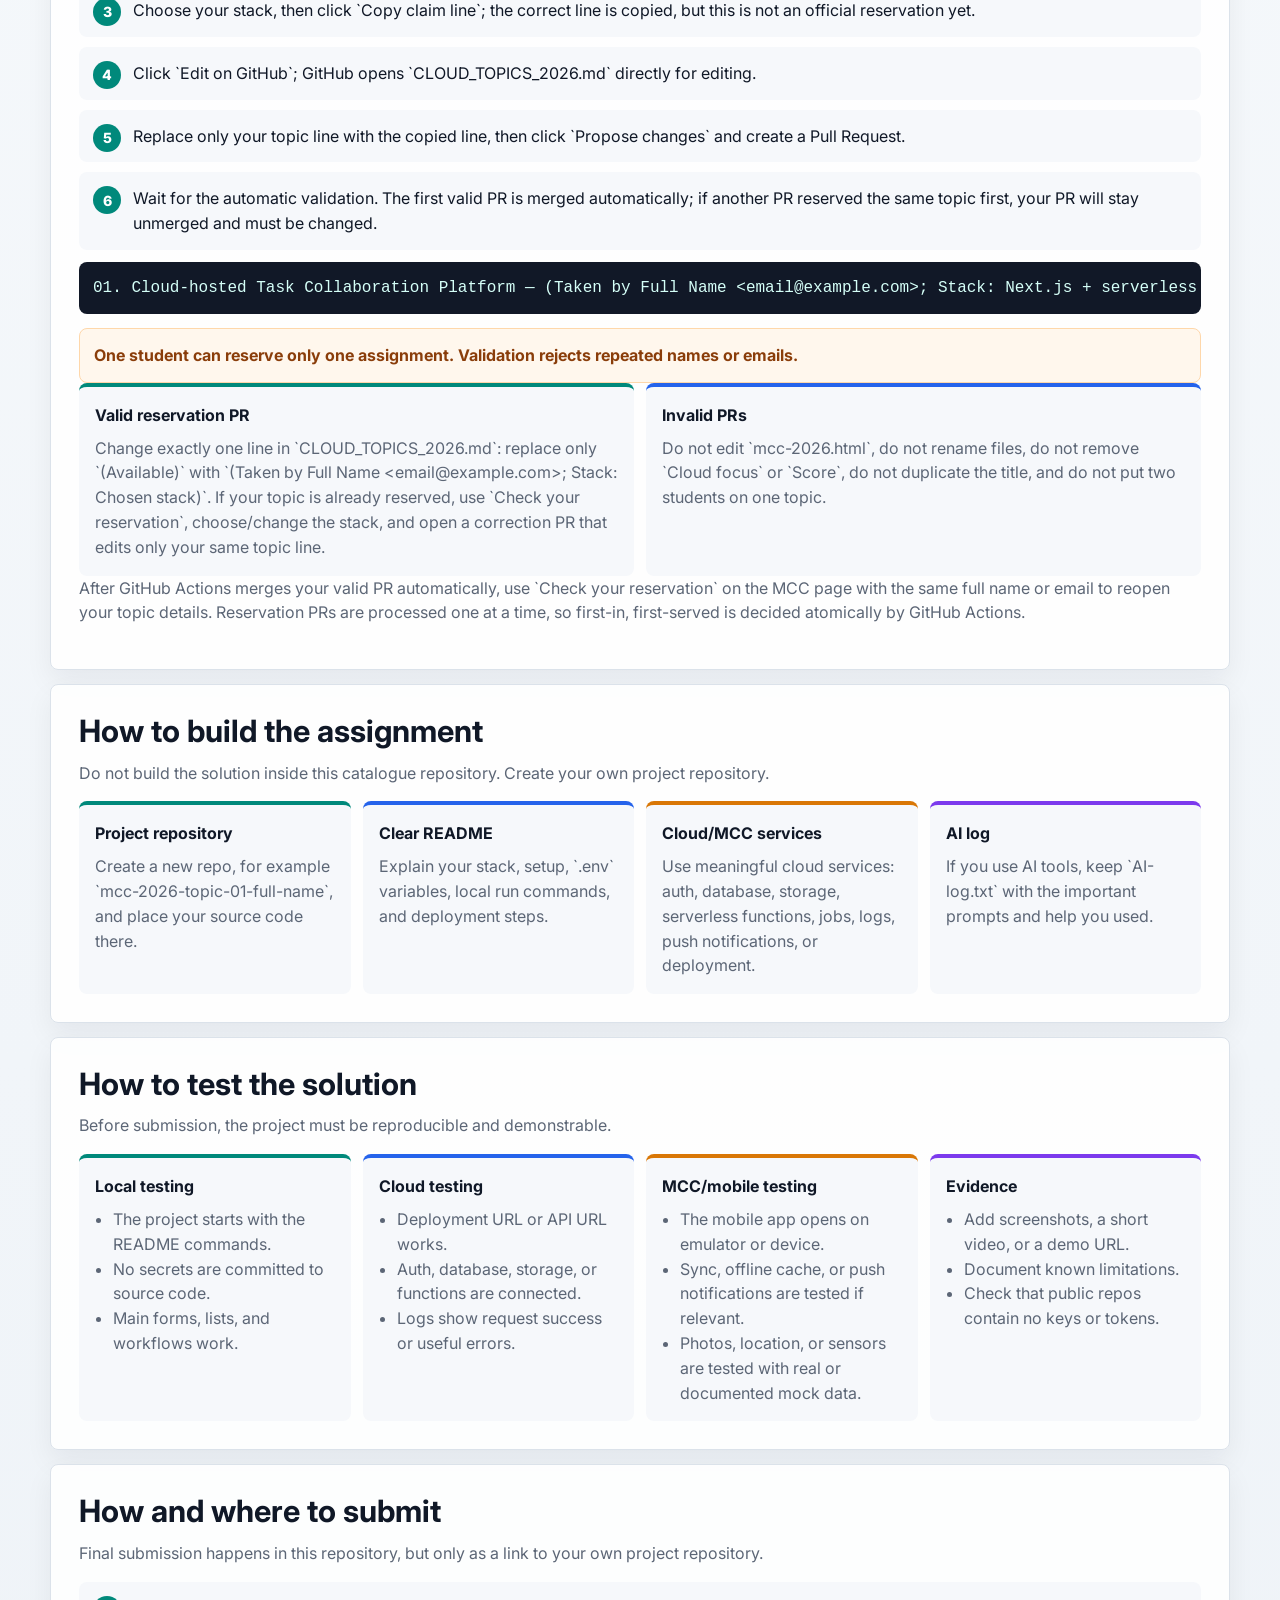
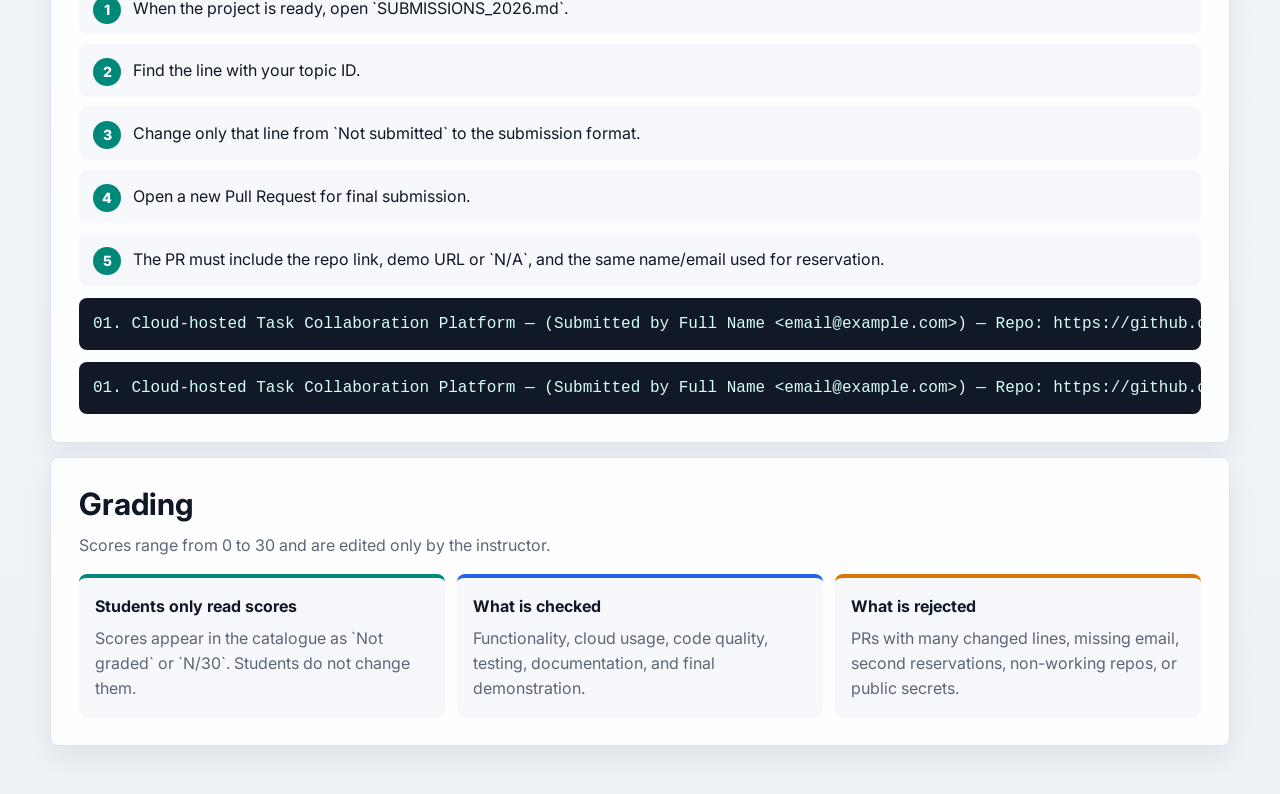
<file: instructions-mcc-2026.html>
<!DOCTYPE html>
<html lang="en">
<head>
  <meta charset="UTF-8">
  <meta name="viewport" content="width=device-width, initial-scale=1.0">
  <title>MCC 2026 Instructions</title>
  <meta name="description" content="English instructions for reserving, solving, testing, and submitting Cloud Computing and MCC 2026 assignments.">
  <link rel="icon" href="data:image/svg+xml,%3Csvg xmlns='http://www.w3.org/2000/svg' viewBox='0 0 64 64'%3E%3Crect width='64' height='64' rx='12' fill='%2300897b'/%3E%3Cpath d='M18 40h28a10 10 0 0 0-1.7-19.9A14 14 0 0 0 18.8 24 8 8 0 0 0 18 40Z' fill='white'/%3E%3C/svg%3E">
  <link rel="preconnect" href="https://fonts.googleapis.com">
  <link rel="preconnect" href="https://fonts.gstatic.com" crossorigin>
  <link href="https://fonts.googleapis.com/css2?family=Inter:wght@400;500;600;700;800&display=swap" rel="stylesheet">
  <style>
    :root {
      --ink: #101827;
      --muted: #5c6676;
      --line: #dbe2ea;
      --paper: #ffffff;
      --wash: #f6f8fb;
      --teal: #00897b;
      --blue: #2563eb;
      --amber: #d97706;
      --violet: #7c3aed;
      --red: #dc2626;
      --shadow: 0 18px 50px rgba(16, 24, 39, 0.1);
      --radius: 8px;
    }

    * { box-sizing: border-box; }
    html { scroll-behavior: smooth; }
    body {
      margin: 0;
      background: linear-gradient(180deg, #f9fbfd 0%, #edf2f7 100%);
      color: var(--ink);
      font-family: Inter, system-ui, -apple-system, BlinkMacSystemFont, "Segoe UI", sans-serif;
      letter-spacing: 0;
      line-height: 1.55;
    }
    a { color: inherit; }
    .shell {
      width: min(1180px, calc(100% - 32px));
      margin: 0 auto;
      padding: 24px 0 48px;
    }
    .topbar {
      display: flex;
      align-items: center;
      justify-content: space-between;
      gap: 16px;
      margin-bottom: 18px;
    }
    .brand {
      display: flex;
      align-items: center;
      gap: 12px;
    }
    .brand-mark {
      display: grid;
      width: 42px;
      height: 42px;
      place-items: center;
      border-radius: var(--radius);
      background: var(--teal);
      color: white;
      font-weight: 800;
      box-shadow: var(--shadow);
    }
    .brand h1 {
      margin: 0;
      font-size: clamp(1.35rem, 3vw, 2rem);
      line-height: 1.1;
    }
    .brand p {
      margin: 4px 0 0;
      color: var(--muted);
      font-size: 0.95rem;
    }
    .actions {
      display: flex;
      flex-wrap: wrap;
      gap: 10px;
      justify-content: flex-end;
    }
    .button {
      display: inline-flex;
      align-items: center;
      justify-content: center;
      min-height: 42px;
      padding: 0 14px;
      border: 1px solid var(--line);
      border-radius: var(--radius);
      background: var(--paper);
      color: var(--ink);
      text-decoration: none;
      font-weight: 800;
      white-space: nowrap;
    }
    .button.primary {
      border-color: var(--teal);
      background: var(--teal);
      color: white;
    }

    .button.active,
    .button[aria-current="page"] {
      border-color: var(--teal);
      background: var(--teal);
      color: white;
    }
    .hero {
      display: grid;
      grid-template-columns: minmax(0, 1.05fr) minmax(320px, 0.95fr);
      gap: 18px;
      align-items: stretch;
      margin-bottom: 18px;
    }
    .hero-copy {
      min-height: 360px;
      padding: clamp(22px, 4vw, 40px);
      border-radius: var(--radius);
      background:
        linear-gradient(135deg, rgba(16, 24, 39, 0.92), rgba(0, 105, 95, 0.82)),
        url("https://images.unsplash.com/photo-1451187580459-43490279c0fa?auto=format&fit=crop&w=1400&q=80");
      background-size: cover;
      background-position: center;
      color: white;
      box-shadow: var(--shadow);
    }
    .hero-copy h2 {
      max-width: 760px;
      margin: 0 0 14px;
      font-size: clamp(2rem, 5vw, 4rem);
      line-height: 1;
      letter-spacing: 0;
    }
    .hero-copy p {
      max-width: 720px;
      margin: 0;
      color: rgba(255, 255, 255, 0.82);
      font-size: 1.08rem;
    }
    .rules {
      display: grid;
      gap: 12px;
      padding: 18px;
      border: 1px solid var(--line);
      border-radius: var(--radius);
      background: var(--paper);
      box-shadow: var(--shadow);
    }
    .rule {
      padding: 14px;
      border-left: 4px solid var(--teal);
      border-radius: var(--radius);
      background: var(--wash);
    }
    .rule:nth-child(2) { border-left-color: var(--amber); }
    .rule:nth-child(3) { border-left-color: var(--blue); }
    .rule strong {
      display: block;
      margin-bottom: 4px;
    }
    .rule span {
      color: var(--muted);
      font-size: 0.94rem;
    }
    .nav {
      display: flex;
      flex-wrap: wrap;
      gap: 8px;
      margin: 0 0 18px;
    }
    .nav a {
      display: inline-flex;
      align-items: center;
      min-height: 36px;
      padding: 0 12px;
      border-radius: 999px;
      background: var(--paper);
      color: var(--muted);
      text-decoration: none;
      font-weight: 800;
      border: 1px solid var(--line);
    }
    .section {
      margin-top: 14px;
      padding: clamp(18px, 3vw, 28px);
      border: 1px solid var(--line);
      border-radius: var(--radius);
      background: rgba(255, 255, 255, 0.9);
      box-shadow: 0 12px 28px rgba(16, 24, 39, 0.06);
    }
    .section h2 {
      margin: 0 0 12px;
      font-size: clamp(1.35rem, 2.4vw, 2rem);
      line-height: 1.15;
    }
    .lead {
      margin: 0 0 16px;
      color: var(--muted);
    }
    .steps {
      display: grid;
      gap: 10px;
      margin: 0;
      padding: 0;
      list-style: none;
      counter-reset: step;
    }
    .steps li {
      counter-increment: step;
      position: relative;
      padding: 14px 14px 14px 54px;
      border-radius: var(--radius);
      background: var(--wash);
    }
    .steps li::before {
      content: counter(step);
      position: absolute;
      left: 14px;
      top: 14px;
      display: grid;
      width: 28px;
      height: 28px;
      place-items: center;
      border-radius: 999px;
      background: var(--teal);
      color: white;
      font-weight: 800;
      font-size: 0.88rem;
    }
    .grid {
      display: grid;
      grid-template-columns: repeat(auto-fit, minmax(260px, 1fr));
      gap: 12px;
    }
    .panel {
      padding: 16px;
      border-radius: var(--radius);
      background: var(--wash);
      border-top: 4px solid var(--teal);
    }
    .panel:nth-child(2) { border-top-color: var(--blue); }
    .panel:nth-child(3) { border-top-color: var(--amber); }
    .panel:nth-child(4) { border-top-color: var(--violet); }
    .panel h3 {
      margin: 0 0 8px;
      font-size: 1rem;
    }
    .panel p,
    .panel ul {
      margin: 0;
      color: var(--muted);
    }
    .panel ul { padding-left: 18px; }
    code,
    pre {
      font-family: ui-monospace, SFMono-Regular, Menlo, Monaco, Consolas, "Liberation Mono", monospace;
    }
    pre {
      overflow-x: auto;
      margin: 12px 0 0;
      padding: 14px;
      border-radius: var(--radius);
      background: #111827;
      color: #d5fff8;
      line-height: 1.5;
    }
    .warning {
      margin-top: 14px;
      padding: 14px;
      border-radius: var(--radius);
      background: #fff7ed;
      color: #8a3d0a;
      border: 1px solid #fed7aa;
      font-weight: 700;
    }
    .demo-video {
      display: grid;
      gap: 12px;
      margin: 14px 0 18px;
      padding: 14px;
      border: 1px solid var(--line);
      border-radius: var(--radius);
      background: var(--wash);
    }
    .demo-video video {
      width: 100%;
      border-radius: var(--radius);
      border: 1px solid var(--line);
      background: #111827;
    }
    .demo-video p {
      margin: 0;
      color: var(--muted);
      font-weight: 700;
    }
    @media (max-width: 820px) {
      .topbar,
      .hero { grid-template-columns: 1fr; }
      .topbar {
        align-items: stretch;
        flex-direction: column;
      }
      .actions,
      .button { width: 100%; }
      .hero-copy { min-height: 300px; }
    }
  </style>
</head>
<body>
  <main class="shell">
    <header class="topbar">
      <div class="brand">
        <div class="brand-mark" aria-hidden="true">EN</div>
        <div>
          <h1>MCC 2026 Instructions</h1>
          <p>How to reserve, build, test, and submit your assignment.</p>
        </div>
      </div>
      <div class="actions" aria-label="Main links">
        <a class="button" href="index.html">Back to Home</a>
        <a class="button" href="mcc-2026.html">Topic catalogue</a>
        <a class="button" href="syllabus-mcc-2026.html">Syllabus</a>
        <a class="button active" href="instructions-mcc-2026.html" aria-current="page">Instructions EN</a>
        <a class="button" href="udhezime-mcc-2026.html">Shqip</a>
        <a class="button" href="submissions-2026.html">Submissions</a>
        <a class="button" href="evaluations-2026.html">Evaluations</a>
      </div>
    </header>

    <section class="hero">
      <div class="hero-copy">
        <h2>Each student reserves exactly one assignment.</h2>
        <p>Reservation happens through a Pull Request. The solution is built in your own project repository, tested clearly, and submitted here as repository and demo links.</p>
      </div>
      <aside class="rules" aria-label="Main rules">
        <div class="rule">
          <strong>Name and email are mandatory.</strong>
          <span>The reservation format is `Taken by Full Name &lt;email@example.com&gt;; Stack: Chosen stack`.</span>
        </div>
        <div class="rule">
          <strong>Change exactly one line.</strong>
          <span>Students must not edit descriptions, scores, scripts, workflows, HTML pages, or another student's topic.</span>
        </div>
        <div class="rule">
          <strong>The reservation is official after automatic merge.</strong>
          <span>Copying the claim line is not enough. Open a PR; GitHub Actions checks it and automatically merges the first valid reservation.</span>
        </div>
      </aside>
    </section>

    <nav class="nav" aria-label="Instruction navigation">
      <a href="#reserve">Reserve</a>
      <a href="#build">Build</a>
      <a href="#test">Test</a>
      <a href="#submit">Submit</a>
      <a href="#grading">Grading</a>
    </nav>

    <section class="section" id="reserve">
      <h2>How to reserve a topic</h2>
      <p class="lead">Reservations are first in, first served. The first valid PR that passes automatic validation owns the topic and updates the public site.</p>
      <div class="demo-video">
        <video controls preload="metadata" poster="assets/demo-frames/frame-01.png">
          <source src="assets/mcc-2026-reservation-demo.mp4" type="video/mp4">
        </video>
        <p>Watch the localhost demo: choose an available topic, copy the claim line, and open a PR. Valid reservations are checked and merged automatically.</p>
      </div>
      <ol class="steps">
        <li>Open `mcc-2026.html`, find a topic, and check that it is `Available`.</li>
        <li>Click `Reserve`, enter your full name and email. Both are required.</li>
        <li>Choose your stack, then click `Copy claim line`; the correct line is copied, but this is not an official reservation yet.</li>
        <li>Click `Edit on GitHub`; GitHub opens `CLOUD_TOPICS_2026.md` directly for editing.</li>
        <li>Replace only your topic line with the copied line, then click `Propose changes` and create a Pull Request.</li>
        <li>Wait for the automatic validation. The first valid PR is merged automatically; if another PR reserved the same topic first, your PR will stay unmerged and must be changed.</li>
      </ol>
      <pre><code>01. Cloud-hosted Task Collaboration Platform — (Taken by Full Name &lt;email@example.com&gt;; Stack: Next.js + serverless functions)</code></pre>
      <div class="warning">One student can reserve only one assignment. Validation rejects repeated names or emails.</div>
      <div class="grid">
        <div class="panel">
          <h3>Valid reservation PR</h3>
          <p>Change exactly one line in `CLOUD_TOPICS_2026.md`: replace only `(Available)` with `(Taken by Full Name &lt;email@example.com&gt;; Stack: Chosen stack)`. If your topic is already reserved, use `Check your reservation`, choose/change the stack, and open a correction PR that edits only your same topic line.</p>
        </div>
        <div class="panel">
          <h3>Invalid PRs</h3>
          <p>Do not edit `mcc-2026.html`, do not rename files, do not remove `Cloud focus` or `Score`, do not duplicate the title, and do not put two students on one topic.</p>
        </div>
      </div>
      <p class="lead">After GitHub Actions merges your valid PR automatically, use `Check your reservation` on the MCC page with the same full name or email to reopen your topic details. Reservation PRs are processed one at a time, so first-in, first-served is decided atomically by GitHub Actions.</p>
    </section>

    <section class="section" id="build">
      <h2>How to build the assignment</h2>
      <p class="lead">Do not build the solution inside this catalogue repository. Create your own project repository.</p>
      <div class="grid">
        <div class="panel">
          <h3>Project repository</h3>
          <p>Create a new repo, for example `mcc-2026-topic-01-full-name`, and place your source code there.</p>
        </div>
        <div class="panel">
          <h3>Clear README</h3>
          <p>Explain your stack, setup, `.env` variables, local run commands, and deployment steps.</p>
        </div>
        <div class="panel">
          <h3>Cloud/MCC services</h3>
          <p>Use meaningful cloud services: auth, database, storage, serverless functions, jobs, logs, push notifications, or deployment.</p>
        </div>
        <div class="panel">
          <h3>AI log</h3>
          <p>If you use AI tools, keep `AI-log.txt` with the important prompts and help you used.</p>
        </div>
      </div>
    </section>

    <section class="section" id="test">
      <h2>How to test the solution</h2>
      <p class="lead">Before submission, the project must be reproducible and demonstrable.</p>
      <div class="grid">
        <div class="panel">
          <h3>Local testing</h3>
          <ul>
            <li>The project starts with the README commands.</li>
            <li>No secrets are committed to source code.</li>
            <li>Main forms, lists, and workflows work.</li>
          </ul>
        </div>
        <div class="panel">
          <h3>Cloud testing</h3>
          <ul>
            <li>Deployment URL or API URL works.</li>
            <li>Auth, database, storage, or functions are connected.</li>
            <li>Logs show request success or useful errors.</li>
          </ul>
        </div>
        <div class="panel">
          <h3>MCC/mobile testing</h3>
          <ul>
            <li>The mobile app opens on emulator or device.</li>
            <li>Sync, offline cache, or push notifications are tested if relevant.</li>
            <li>Photos, location, or sensors are tested with real or documented mock data.</li>
          </ul>
        </div>
        <div class="panel">
          <h3>Evidence</h3>
          <ul>
            <li>Add screenshots, a short video, or a demo URL.</li>
            <li>Document known limitations.</li>
            <li>Check that public repos contain no keys or tokens.</li>
          </ul>
        </div>
      </div>
    </section>

    <section class="section" id="submit">
      <h2>How and where to submit</h2>
      <p class="lead">Final submission happens in this repository, but only as a link to your own project repository.</p>
      <ol class="steps">
        <li>When the project is ready, open `SUBMISSIONS_2026.md`.</li>
        <li>Find the line with your topic ID.</li>
        <li>Change only that line from `Not submitted` to the submission format.</li>
        <li>Open a new Pull Request for final submission.</li>
        <li>The PR must include the repo link, demo URL or `N/A`, and the same name/email used for reservation.</li>
      </ol>
      <pre><code>01. Cloud-hosted Task Collaboration Platform — (Submitted by Full Name &lt;email@example.com&gt;) — Repo: https://github.com/user/project — Demo: https://demo.example.com</code></pre>
      <pre><code>01. Cloud-hosted Task Collaboration Platform — (Submitted by Full Name &lt;email@example.com&gt;) — Repo: https://github.com/user/project — Demo: N/A</code></pre>
    </section>

    <section class="section" id="grading">
      <h2>Grading</h2>
      <p class="lead">Scores range from 0 to 30 and are edited only by the instructor.</p>
      <div class="grid">
        <div class="panel">
          <h3>Students only read scores</h3>
          <p>Scores appear in the catalogue as `Not graded` or `N/30`. Students do not change them.</p>
        </div>
        <div class="panel">
          <h3>What is checked</h3>
          <p>Functionality, cloud usage, code quality, testing, documentation, and final demonstration.</p>
        </div>
        <div class="panel">
          <h3>What is rejected</h3>
          <p>PRs with many changed lines, missing email, second reservations, non-working repos, or public secrets.</p>
        </div>
      </div>
    </section>
  </main>
</body>
</html>
</file>
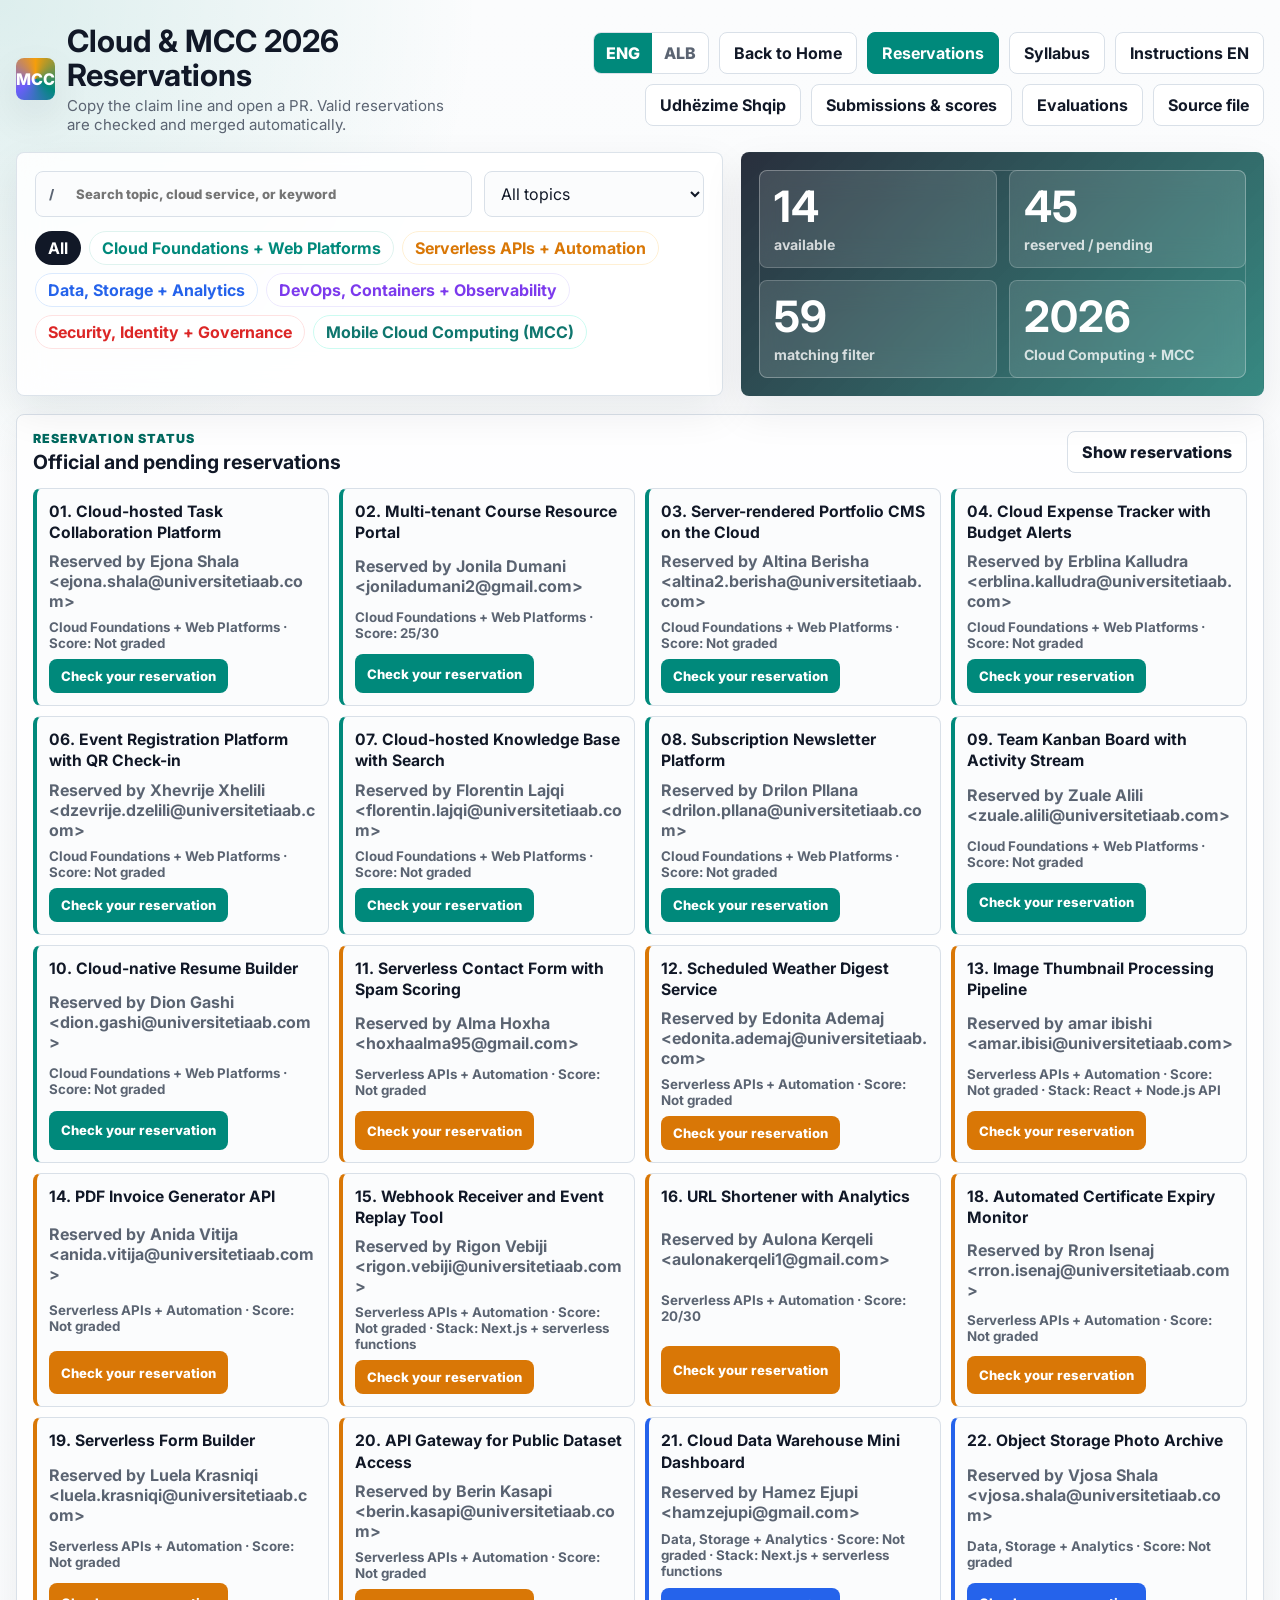
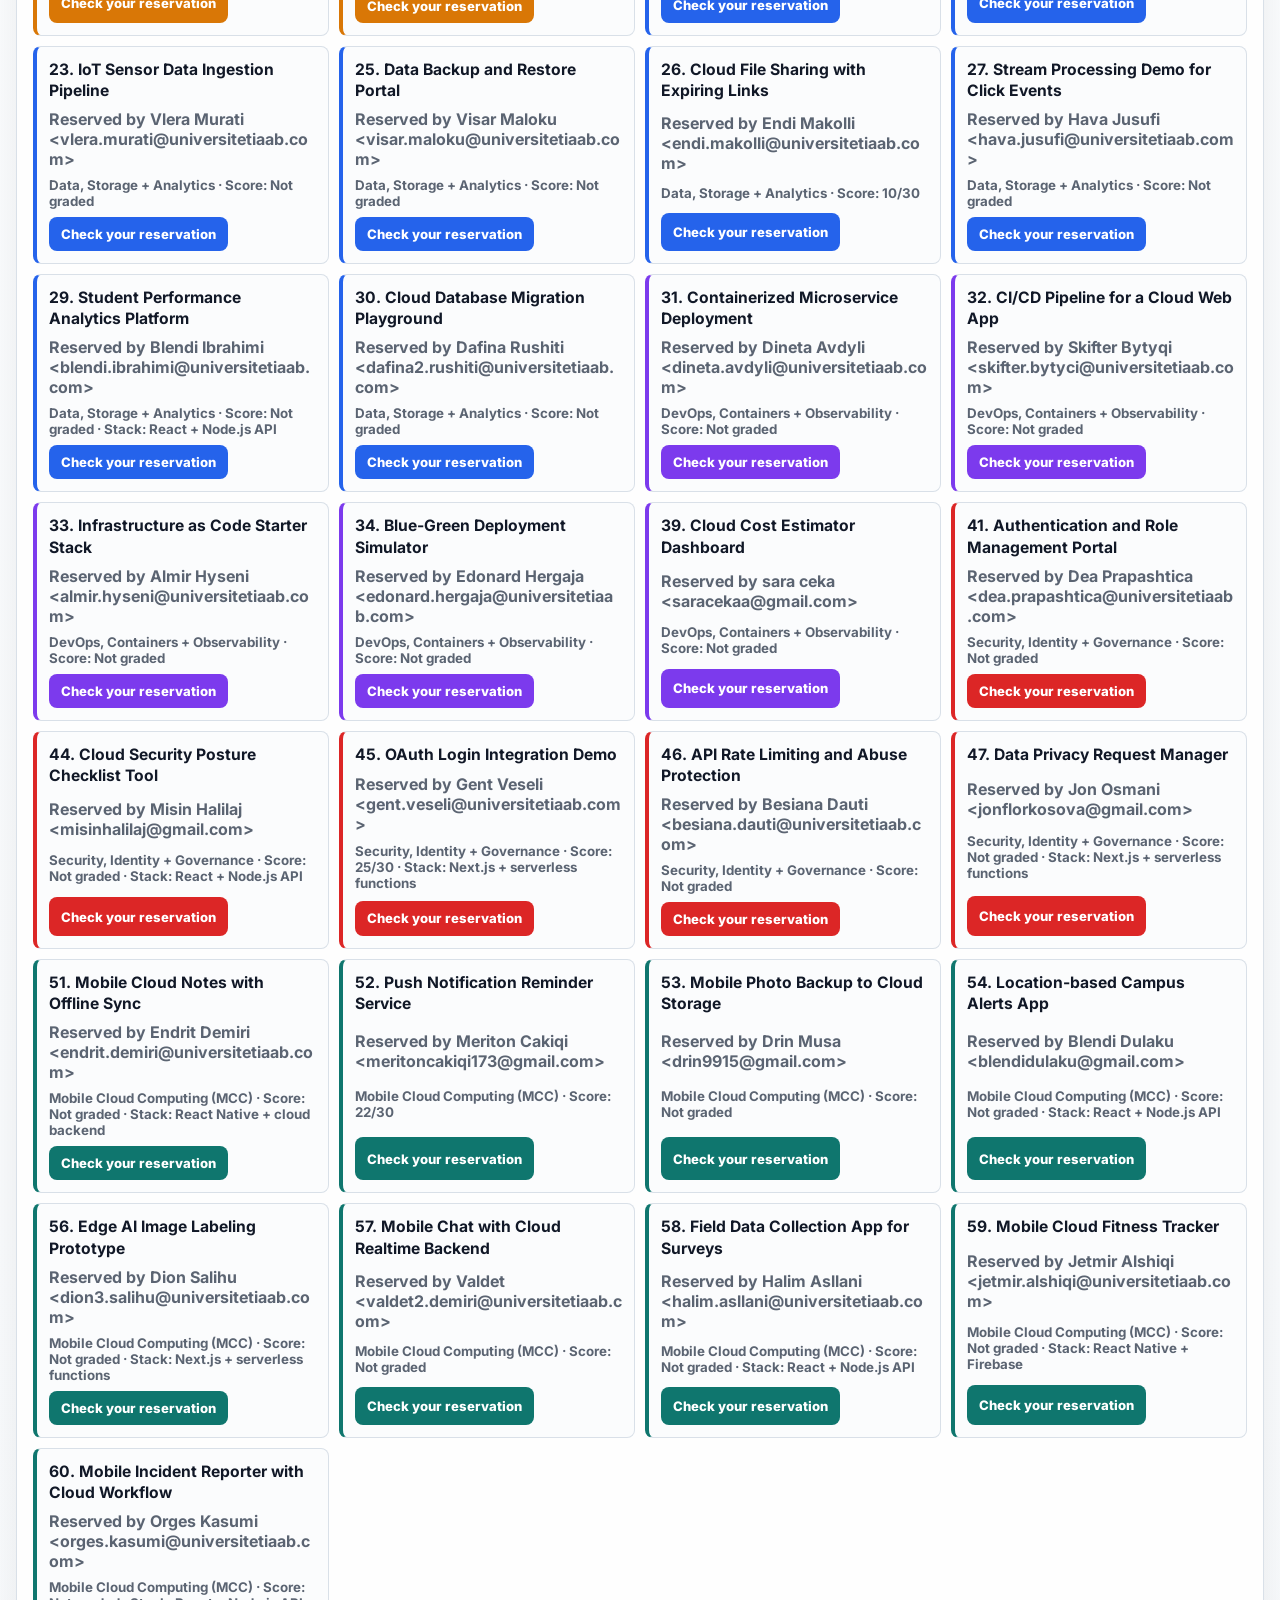
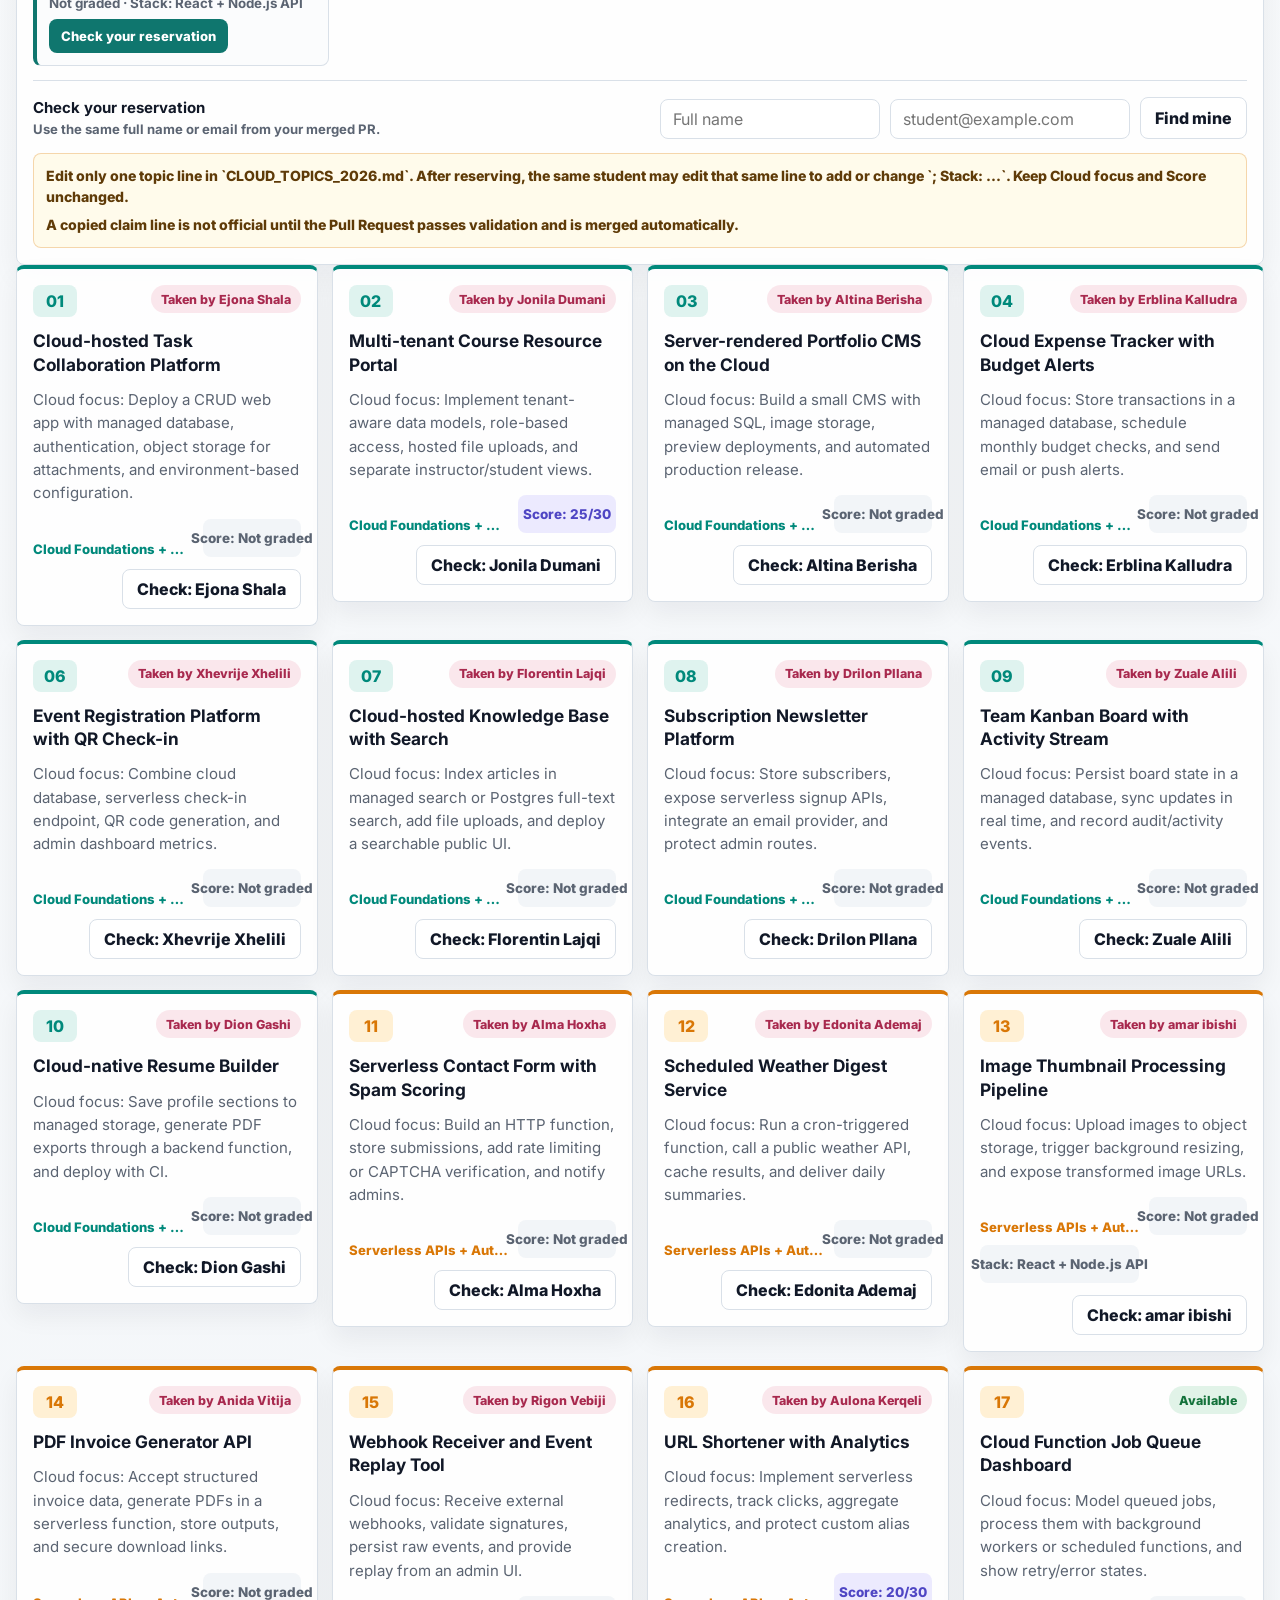
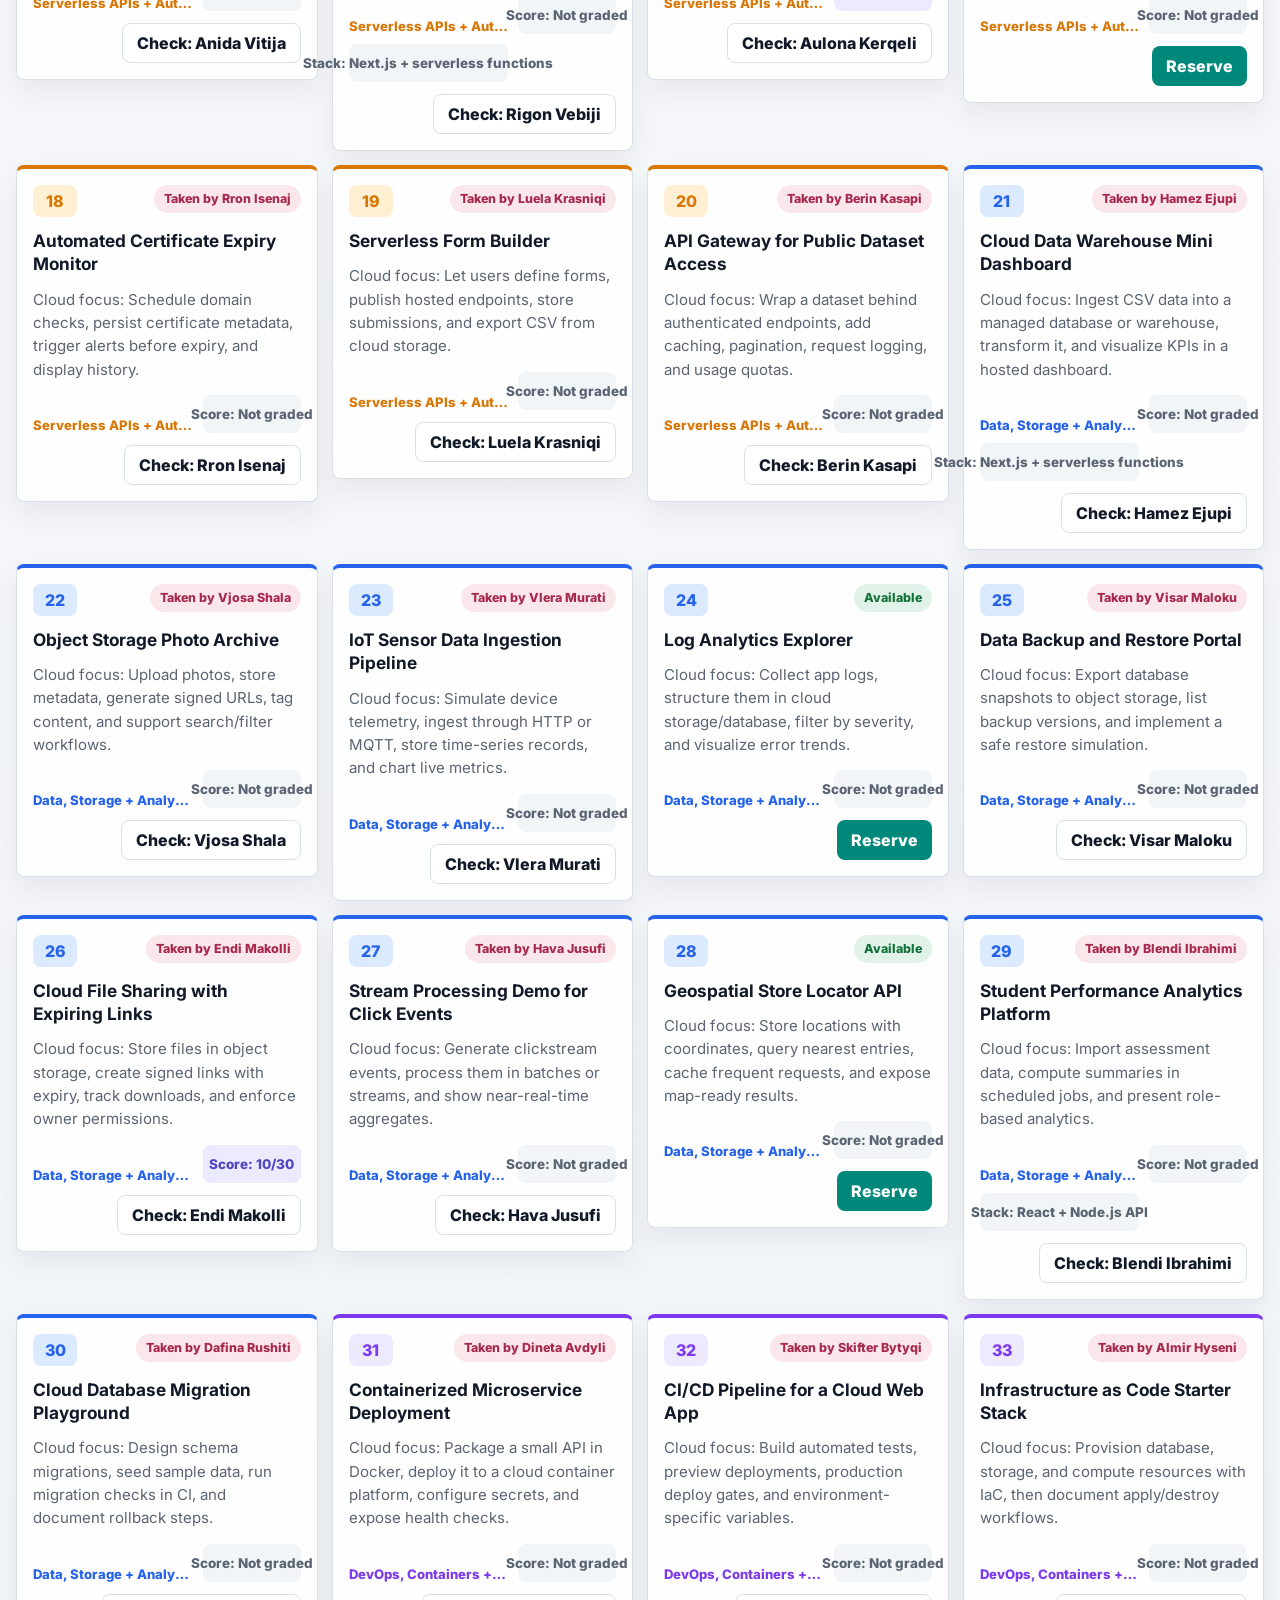
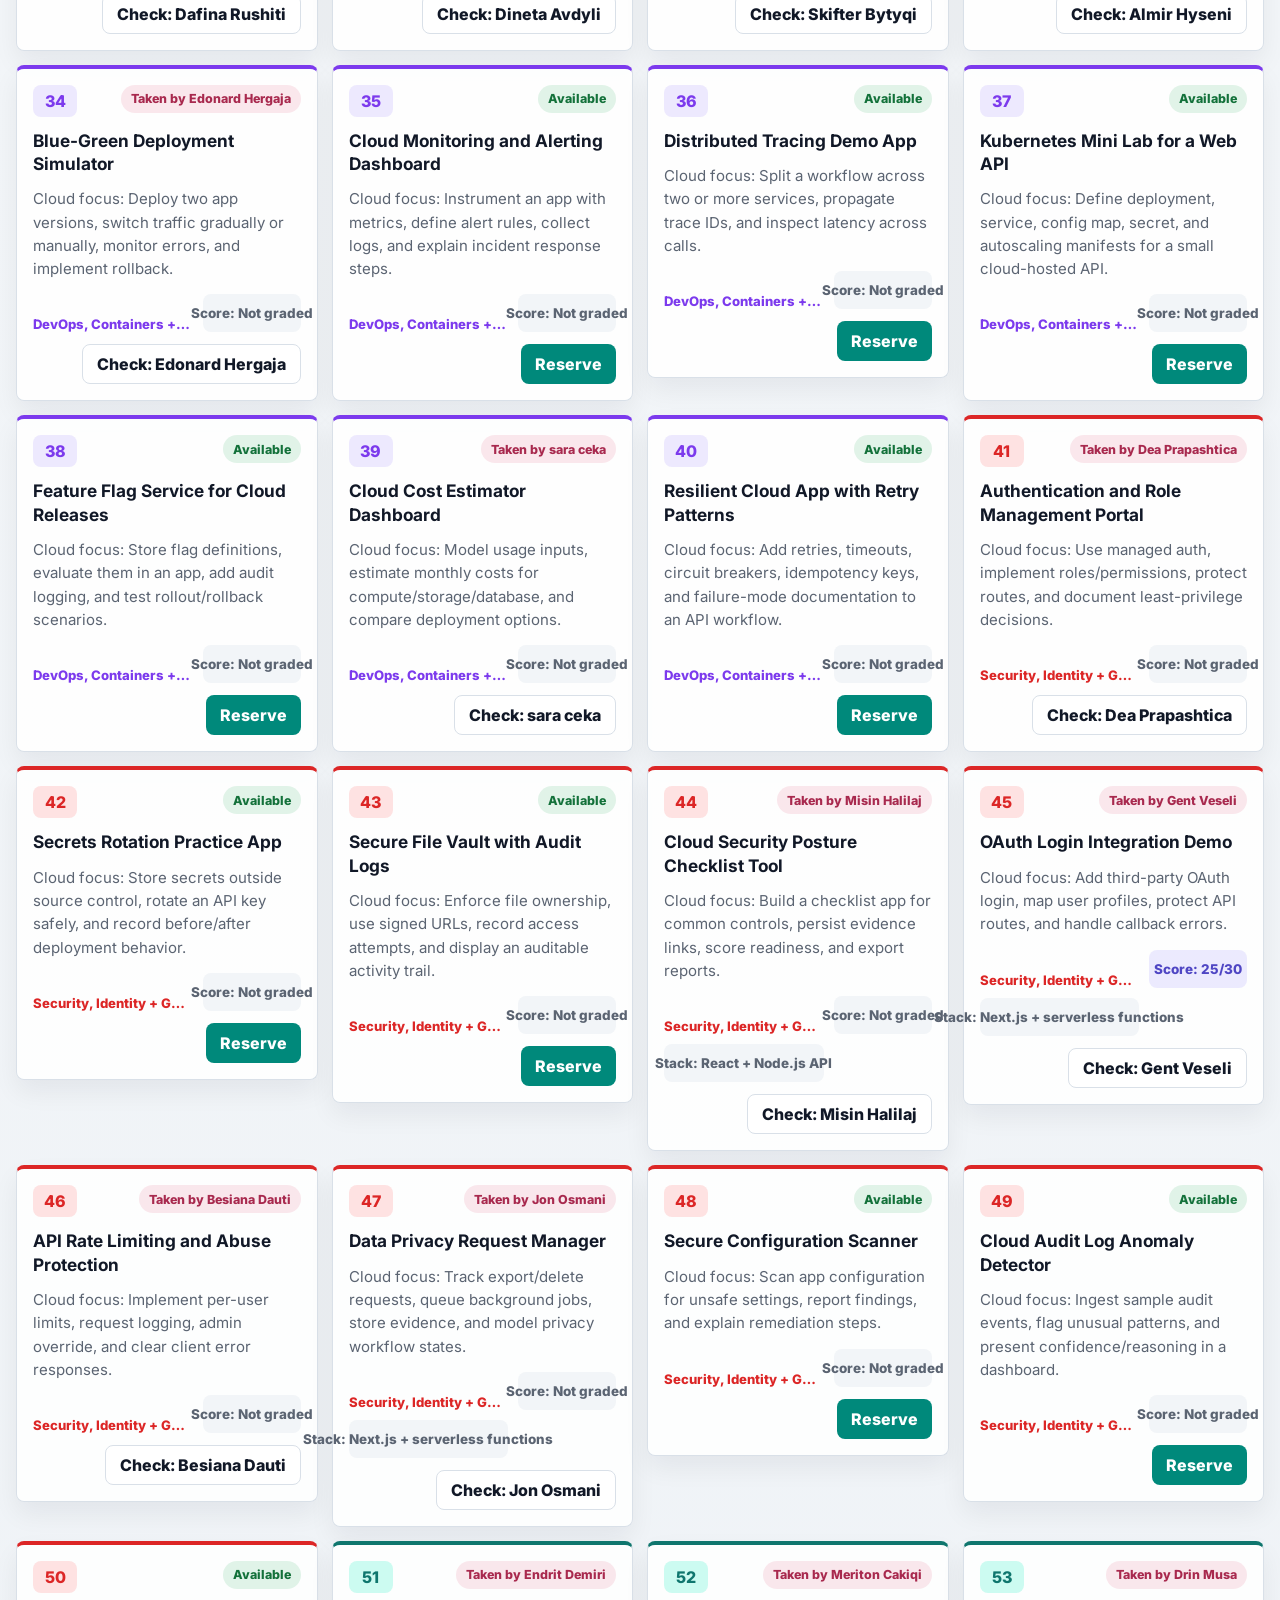
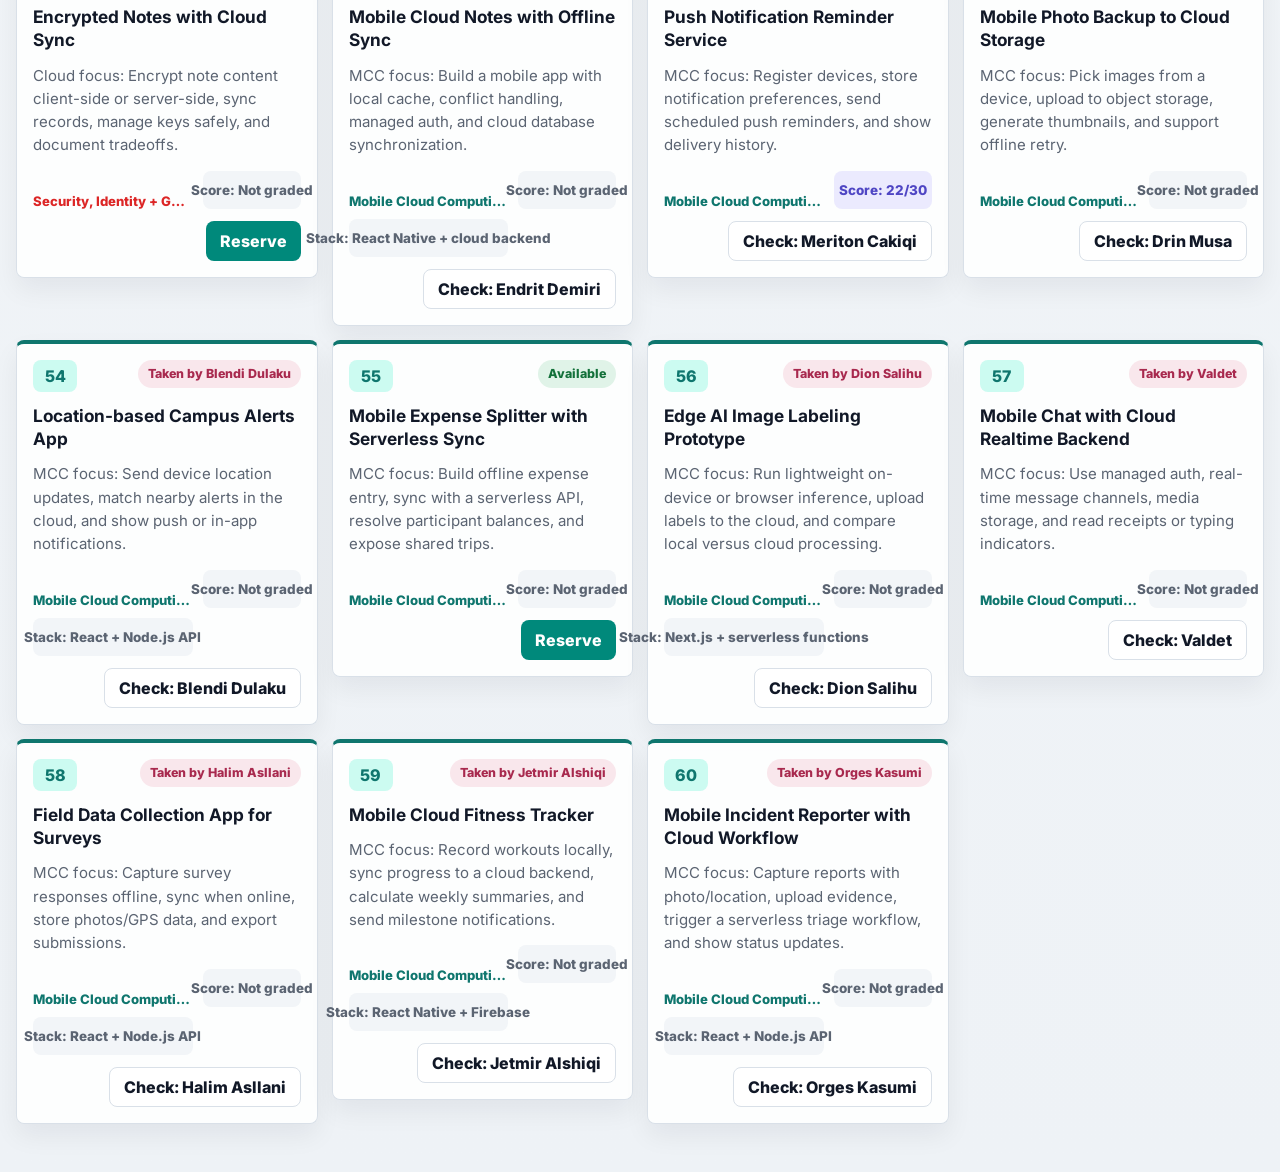
<file: mcc-2026.html>
<!DOCTYPE html>
<html lang="en">
<head>
  <meta charset="UTF-8">
  <meta name="viewport" content="width=device-width, initial-scale=1.0">
  <title>Cloud & MCC 2026 Topic Reservations</title>
  <meta name="description" content="Browse and reserve Cloud Computing and Mobile Cloud Computing 2026 assignments.">
  <link rel="icon" href="data:image/svg+xml,%3Csvg xmlns='http://www.w3.org/2000/svg' viewBox='0 0 64 64'%3E%3Crect width='64' height='64' rx='12' fill='%2300897b'/%3E%3Cpath d='M18 40h28a10 10 0 0 0-1.7-19.9A14 14 0 0 0 18.8 24 8 8 0 0 0 18 40Z' fill='white'/%3E%3C/svg%3E">
  <link rel="preconnect" href="https://fonts.googleapis.com">
  <link rel="preconnect" href="https://fonts.gstatic.com" crossorigin>
  <link href="https://fonts.googleapis.com/css2?family=Inter:wght@400;500;600;700;800&display=swap" rel="stylesheet">
  <style>
    :root {
      --ink: #111827;
      --muted: #5b6472;
      --soft: #eef2f6;
      --line: #d9e0e8;
      --paper: #ffffff;
      --wash: #f7f9fb;
      --teal: #00897b;
      --teal-dark: #00695f;
      --amber: #f59e0b;
      --rose: #d9466f;
      --violet: #6d5dfc;
      --green: #16a34a;
      --shadow: 0 16px 40px rgba(17, 24, 39, 0.08);
      --radius: 8px;
    }

    * {
      box-sizing: border-box;
    }

    html {
      scroll-behavior: smooth;
    }

    body {
      margin: 0;
      min-height: 100vh;
      background:
        radial-gradient(circle at top left, rgba(0, 137, 123, 0.12), transparent 30rem),
        linear-gradient(180deg, #fbfcfd 0%, #eef2f6 100%);
      color: var(--ink);
      font-family: Inter, system-ui, -apple-system, BlinkMacSystemFont, "Segoe UI", sans-serif;
      letter-spacing: 0;
    }

    button,
    input,
    select {
      font: inherit;
    }

    button {
      border: 0;
    }

    .shell {
      width: min(1440px, calc(100% - 32px));
      margin: 0 auto;
      padding: 24px 0 48px;
    }

    .topbar {
      display: flex;
      align-items: center;
      justify-content: space-between;
      gap: 18px;
      margin-bottom: 18px;
    }

    .brand {
      display: flex;
      align-items: center;
      gap: 12px;
      min-width: 0;
    }

    .brand-mark {
      display: grid;
      width: 42px;
      height: 42px;
      place-items: center;
      border-radius: var(--radius);
      background: conic-gradient(from 120deg, var(--teal), var(--violet), var(--amber), var(--teal));
      color: white;
      font-weight: 800;
      box-shadow: var(--shadow);
    }

    .brand h1 {
      margin: 0;
      font-size: clamp(1.25rem, 2.4vw, 2rem);
      line-height: 1.1;
      letter-spacing: 0;
    }

    .brand p {
      margin: 4px 0 0;
      color: var(--muted);
      font-size: 0.94rem;
    }

    .github-link {
      display: inline-flex;
      align-items: center;
      justify-content: center;
      gap: 8px;
      min-height: 42px;
      padding: 0 14px;
      border: 1px solid var(--line);
      border-radius: var(--radius);
      background: var(--paper);
      color: var(--ink);
      text-decoration: none;
      font-weight: 700;
      white-space: nowrap;
    }

    .top-actions {
      display: flex;
      flex-wrap: wrap;
      gap: 10px;
      justify-content: flex-end;
    }

    .language-switch {
      display: inline-flex;
      border: 1px solid var(--line);
      border-radius: var(--radius);
      background: var(--paper);
      overflow: hidden;
    }

    .language-switch button {
      min-height: 40px;
      border: 0;
      background: transparent;
      color: var(--muted);
      padding: 0 12px;
      cursor: pointer;
      font: inherit;
      font-weight: 800;
    }

    .language-switch button.active {
      background: var(--teal);
      color: white;
    }

    .github-link.primary {
      border-color: var(--teal);
      background: var(--teal);
      color: white;
    }

    .github-link.active,
    .github-link[aria-current="page"] {
      border-color: var(--teal);
      background: var(--teal);
      color: white;
    }

    .control-panel {
      display: grid;
      grid-template-columns: minmax(0, 1.15fr) minmax(320px, 0.85fr);
      gap: 18px;
      align-items: stretch;
      margin-bottom: 18px;
    }

    .finder {
      background: rgba(255, 255, 255, 0.86);
      border: 1px solid rgba(217, 224, 232, 0.9);
      border-radius: var(--radius);
      box-shadow: var(--shadow);
      padding: 18px;
      backdrop-filter: blur(18px);
    }

    .finder-row {
      display: grid;
      grid-template-columns: minmax(0, 1fr) 220px;
      gap: 12px;
      margin-bottom: 14px;
    }

    .field {
      position: relative;
    }

    .field span {
      position: absolute;
      left: 14px;
      top: 50%;
      transform: translateY(-50%);
      color: var(--muted);
      font-weight: 800;
      pointer-events: none;
    }

    .field input,
    select {
      width: 100%;
      min-height: 46px;
      border: 1px solid var(--line);
      border-radius: var(--radius);
      background: #fbfcfd;
      color: var(--ink);
      outline: none;
      transition: border-color 160ms ease, box-shadow 160ms ease, background 160ms ease;
    }

    .field input {
      padding: 0 14px 0 40px;
    }

    select {
      padding: 0 12px;
    }

    .field input:focus,
    select:focus {
      border-color: var(--teal);
      box-shadow: 0 0 0 4px rgba(0, 137, 123, 0.13);
      background: var(--paper);
    }

    .chips {
      display: flex;
      flex-wrap: wrap;
      gap: 8px;
    }

    .chip {
      min-height: 34px;
      padding: 0 12px;
      border: 1px solid var(--line);
      border-radius: 999px;
      background: var(--paper);
      color: var(--muted);
      cursor: pointer;
      font-weight: 700;
    }

    .chip:not(.active) {
      border-color: var(--set-soft, var(--line));
      color: var(--set, var(--muted));
    }

    .chip.active {
      border-color: transparent;
      background: var(--set, var(--ink));
      color: white;
    }

    .visual {
      display: grid;
      grid-template-columns: 1fr 1fr;
      gap: 12px;
      position: relative;
      overflow: hidden;
      min-height: 220px;
      border-radius: var(--radius);
      background:
        linear-gradient(135deg, rgba(17, 24, 39, 0.9), rgba(0, 105, 95, 0.78)),
        url("https://images.unsplash.com/photo-1451187580459-43490279c0fa?auto=format&fit=crop&w=1200&q=80");
      background-size: cover;
      background-position: center;
      padding: 18px;
      color: white;
      box-shadow: var(--shadow);
    }

    .visual::after {
      content: "";
      position: absolute;
      inset: 18px;
      border: 1px solid rgba(255, 255, 255, 0.22);
      border-radius: var(--radius);
      pointer-events: none;
    }

    .metric {
      align-self: end;
      position: relative;
      z-index: 1;
      min-height: 92px;
      padding: 14px;
      border: 1px solid rgba(255, 255, 255, 0.2);
      border-radius: var(--radius);
      background: rgba(255, 255, 255, 0.12);
      backdrop-filter: blur(14px);
    }

    .metric strong {
      display: block;
      font-size: clamp(1.7rem, 4vw, 2.7rem);
      line-height: 1;
    }

    .metric span {
      display: block;
      margin-top: 8px;
      color: rgba(255, 255, 255, 0.78);
      font-size: 0.88rem;
      font-weight: 700;
    }

    .reserved-panel {
      display: grid;
      gap: 14px;
      padding: 16px;
      border: 1px solid var(--line);
      border-radius: var(--radius);
      background: rgba(255, 255, 255, 0.86);
      box-shadow: 0 12px 28px rgba(17, 24, 39, 0.06);
    }

    .reserved-head {
      display: flex;
      align-items: center;
      justify-content: space-between;
      gap: 16px;
    }

    .eyebrow {
      margin: 0 0 4px;
      color: var(--teal-dark);
      font-size: 0.78rem;
      font-weight: 900;
      letter-spacing: 0.08em;
      text-transform: uppercase;
    }

    .reserved-head h2 {
      margin: 0;
      font-size: 1.22rem;
      letter-spacing: 0;
    }

    .reserved-list {
      display: grid;
      grid-template-columns: repeat(auto-fit, minmax(260px, 1fr));
      gap: 10px;
    }

    .reserved-item {
      display: grid;
      gap: 8px;
      min-height: 112px;
      padding: 12px;
      border: 1px solid var(--line);
      border-left: 4px solid var(--set, var(--teal));
      border-radius: var(--radius);
      background: #fbfcfd;
    }

    .reserved-item strong {
      font-size: 0.98rem;
      line-height: 1.35;
    }

    .reserved-item span,
    .reserved-item small {
      color: var(--muted);
      font-weight: 700;
      overflow-wrap: anywhere;
    }

    .reserved-check {
      justify-self: start;
      min-height: 34px;
      padding: 0 12px;
      border-radius: var(--radius);
      background: var(--set, var(--teal));
      color: white;
      cursor: pointer;
      font-size: 0.82rem;
      font-weight: 800;
      white-space: nowrap;
    }

    .my-reservation {
      display: grid;
      grid-template-columns: minmax(180px, 1fr) minmax(160px, 220px) minmax(170px, 240px) auto;
      gap: 10px;
      align-items: end;
      padding-top: 16px;
      border-top: 1px solid var(--line);
    }

    .my-reservation strong,
    .my-reservation span {
      display: block;
    }

    .my-reservation strong {
      color: var(--ink);
      font-size: 0.94rem;
    }

    .my-reservation span {
      margin-top: 4px;
      color: var(--muted);
      font-size: 0.82rem;
      font-weight: 700;
      line-height: 1.35;
    }

    .my-reservation input {
      width: 100%;
      min-height: 40px;
      padding: 0 12px;
      border: 1px solid var(--line);
      border-radius: var(--radius);
      background: white;
      color: var(--ink);
      font: inherit;
    }

    .reservation-rules {
      display: grid;
      gap: 8px;
      padding: 12px;
      border: 1px solid rgba(217, 119, 6, 0.28);
      border-radius: var(--radius);
      background: #fffbeb;
      color: #5f3b08;
      font-size: 0.88rem;
      font-weight: 800;
      line-height: 1.45;
    }

    .reservation-rules p {
      margin: 0;
    }

    .empty-reservations {
      display: block;
      padding: 18px;
      border: 1px dashed var(--line);
      border-radius: var(--radius);
      color: var(--muted);
      background: #fbfcfd;
      font-weight: 800;
    }

    .catalogue {
      display: grid;
      grid-template-columns: repeat(auto-fit, minmax(300px, 1fr));
      gap: 14px;
      align-items: start;
    }

    .topic-card {
      display: grid;
      gap: 12px;
      min-height: 250px;
      padding: 16px;
      border: 1px solid var(--line);
      border-top: 4px solid var(--set, var(--teal));
      border-radius: var(--radius);
      background: rgba(255, 255, 255, 0.9);
      box-shadow: 0 12px 26px rgba(17, 24, 39, 0.06);
      transition: transform 160ms ease, border-color 160ms ease, box-shadow 160ms ease;
    }

    .topic-card:hover {
      transform: translateY(-2px);
      border-color: var(--set-soft, rgba(0, 137, 123, 0.45));
      border-top-color: var(--set, var(--teal));
      box-shadow: var(--shadow);
    }

    .topic-head {
      display: flex;
      align-items: flex-start;
      justify-content: space-between;
      gap: 12px;
    }

    .topic-id {
      display: inline-flex;
      align-items: center;
      justify-content: center;
      flex: 0 0 auto;
      width: 44px;
      height: 32px;
      border-radius: var(--radius);
      background: var(--set-soft, #e6f4f1);
      color: var(--set, var(--teal-dark));
      font-weight: 800;
    }

    .status {
      display: inline-flex;
      align-items: center;
      min-height: 28px;
      padding: 0 10px;
      border-radius: 999px;
      font-size: 0.78rem;
      font-weight: 800;
      white-space: nowrap;
    }

    .status.available {
      background: rgba(22, 163, 74, 0.12);
      color: #13713a;
    }

    .status.taken {
      background: rgba(217, 70, 111, 0.12);
      color: #a8294e;
    }

    .status.pending {
      background: rgba(217, 119, 6, 0.14);
      color: #92400e;
    }

    .topic-title {
      margin: 0;
      font-size: 1.08rem;
      line-height: 1.35;
      letter-spacing: 0;
    }

    .topic-focus {
      margin: 0;
      color: var(--muted);
      font-size: 0.94rem;
      line-height: 1.55;
    }

    .topic-meta {
      display: grid;
      grid-template-columns: minmax(0, 1fr) 98px;
      gap: 10px;
      align-items: end;
      padding-top: 2px;
    }

    .topic-foot {
      display: flex;
      align-items: center;
      justify-content: flex-end;
      gap: 10px;
      margin-top: auto;
    }

    .category-pill {
      min-width: 0;
      color: var(--set, var(--muted));
      font-size: 0.82rem;
      font-weight: 800;
      overflow: hidden;
      text-overflow: ellipsis;
      white-space: nowrap;
    }

    .score-display {
      display: inline-flex;
      align-items: center;
      justify-content: center;
      min-height: 38px;
      padding: 0 10px;
      border-radius: var(--radius);
      background: #f2f5f8;
      color: var(--muted);
      font-size: 0.84rem;
      font-weight: 800;
      white-space: nowrap;
    }

    .score-display.graded {
      background: rgba(109, 93, 252, 0.12);
      color: #4f46c4;
    }

    .reserve {
      max-width: 100%;
      min-height: 40px;
      padding: 0 14px;
      border-radius: var(--radius);
      background: var(--teal);
      color: white;
      cursor: pointer;
      font-weight: 800;
      white-space: nowrap;
      overflow: hidden;
      text-overflow: ellipsis;
    }

    .reserve:hover {
      background: var(--teal-dark);
    }

    .reserve.check {
      border: 1px solid var(--line);
      background: white;
      color: var(--ink);
    }

    .reserve.check:hover {
      border-color: var(--set, var(--teal));
      background: var(--set-soft, #eef7f6);
      color: var(--set, var(--teal-dark));
    }

    .topic-card.highlighted {
      outline: 3px solid var(--set, var(--teal));
      outline-offset: 3px;
      box-shadow: 0 24px 60px rgba(15, 23, 42, 0.18);
    }

    .secondary-action {
      min-height: 40px;
      padding: 0 14px;
      border-radius: var(--radius);
      background: var(--ink);
      color: white;
      cursor: pointer;
      font-weight: 800;
      white-space: nowrap;
    }

    .secondary-action:hover {
      background: #0b1220;
    }

    .empty {
      display: none;
      padding: 32px;
      border: 1px dashed var(--line);
      border-radius: var(--radius);
      color: var(--muted);
      text-align: center;
      background: rgba(255, 255, 255, 0.68);
      font-weight: 700;
    }

    .empty.visible {
      display: block;
    }

    dialog {
      width: min(680px, calc(100% - 28px));
      border: 0;
      border-radius: var(--radius);
      padding: 0;
      box-shadow: 0 28px 80px rgba(17, 24, 39, 0.28);
    }

    dialog::backdrop {
      background: rgba(17, 24, 39, 0.46);
      backdrop-filter: blur(5px);
    }

    .modal {
      padding: 20px;
      background: var(--paper);
    }

    .modal-head {
      display: flex;
      align-items: flex-start;
      justify-content: space-between;
      gap: 16px;
      padding-bottom: 16px;
      border-bottom: 1px solid var(--line);
    }

    .modal h2 {
      margin: 0 0 8px;
      font-size: 1.35rem;
      letter-spacing: 0;
    }

    .modal p {
      margin: 0;
      color: var(--muted);
      line-height: 1.55;
    }

    .close {
      width: 38px;
      height: 38px;
      border-radius: var(--radius);
      background: var(--soft);
      color: var(--ink);
      cursor: pointer;
      font-size: 1.2rem;
      font-weight: 800;
    }

    .modal-grid {
      display: grid;
      grid-template-columns: 1fr 1fr;
      gap: 12px;
      margin-top: 16px;
    }

    .form-line {
      display: grid;
      gap: 6px;
    }

    .form-line.full {
      grid-column: 1 / -1;
    }

    label {
      color: var(--muted);
      font-size: 0.82rem;
      font-weight: 800;
    }

    .modal input,
    .modal textarea,
    .modal select {
      width: 100%;
      border: 1px solid var(--line);
      border-radius: var(--radius);
      background: #fbfcfd;
      color: var(--ink);
      outline: none;
    }

    .modal input,
    .modal select {
      min-height: 44px;
      padding: 0 12px;
    }

    .modal textarea {
      min-height: 86px;
      padding: 12px;
      resize: vertical;
    }

    .claim-box {
      display: grid;
      gap: 10px;
      margin-top: 16px;
      padding: 14px;
      border-radius: var(--radius);
      background: #111827;
      color: white;
    }

    .claim-box code {
      display: block;
      overflow-x: auto;
      color: #d5fff8;
      white-space: nowrap;
      padding-bottom: 2px;
    }

    .claim-note {
      color: rgba(255, 255, 255, 0.72);
      font-size: 0.84rem;
      line-height: 1.45;
    }

    .claim-actions {
      display: flex;
      flex-wrap: wrap;
      gap: 10px;
      margin-top: 16px;
    }

    .primary-action,
    .secondary-action {
      min-height: 42px;
      padding: 0 14px;
      border-radius: var(--radius);
      cursor: pointer;
      font-weight: 800;
    }

    .primary-action {
      background: var(--teal);
      color: white;
    }

    .secondary-action {
      border: 1px solid var(--line);
      background: var(--paper);
      color: var(--ink);
    }

    .toast {
      position: fixed;
      right: 18px;
      bottom: 18px;
      transform: translateY(16px);
      opacity: 0;
      pointer-events: none;
      padding: 12px 14px;
      border-radius: var(--radius);
      background: #111827;
      color: white;
      box-shadow: var(--shadow);
      transition: opacity 180ms ease, transform 180ms ease;
      font-weight: 700;
      z-index: 5;
    }

    .toast.visible {
      transform: translateY(0);
      opacity: 1;
    }

    @media (max-width: 900px) {
      .control-panel,
      .finder-row {
        grid-template-columns: 1fr;
      }

      .visual {
        min-height: 180px;
      }
    }

    @media (max-width: 640px) {
      .shell {
        width: min(100% - 20px, 1440px);
        padding-top: 14px;
      }

      .topbar {
        align-items: stretch;
        flex-direction: column;
      }

      .top-actions,
      .github-link,
      .language-switch {
        width: 100%;
      }

      .language-switch button {
        flex: 1;
      }

      .visual {
        grid-template-columns: 1fr;
      }

      .metric {
        min-height: 76px;
      }

      .reserved-head {
        align-items: stretch;
        flex-direction: column;
      }

      .my-reservation {
        grid-template-columns: 1fr;
      }

      .catalogue {
        grid-template-columns: 1fr;
      }

      .modal-grid {
        grid-template-columns: 1fr;
      }
    }
  </style>
</head>
<body>
  <main class="shell">
    <header class="topbar">
      <div class="brand">
        <div class="brand-mark" aria-hidden="true">MCC</div>
        <div>
          <h1 data-i18n="hero.title">Cloud & MCC 2026 Reservations</h1>
          <p data-i18n="hero.subtitle">Copy the claim line and open a PR. Valid reservations are checked and merged automatically.</p>
        </div>
      </div>
      <div class="top-actions" aria-label="Language and catalogue links">
        <div class="language-switch" aria-label="Language switch">
          <button type="button" class="active" data-lang="en">ENG</button>
          <button type="button" data-lang="sq">ALB</button>
        </div>
        <a class="github-link" href="index.html" data-i18n="nav.backHome">Back to Home</a>
        <a class="github-link active" href="mcc-2026.html" aria-current="page" data-i18n="nav.reservations">Reservations</a>
        <a class="github-link" href="syllabus-mcc-2026.html" data-i18n="nav.syllabus">Syllabus</a>
        <a class="github-link" href="instructions-mcc-2026.html" data-i18n="nav.instructionsEn">Instructions EN</a>
        <a class="github-link" href="udhezime-mcc-2026.html" data-i18n="nav.instructionsSq">Udhëzime Shqip</a>
        <a class="github-link" href="submissions-2026.html" data-i18n="nav.submissions">Submissions & scores</a>
        <a class="github-link" href="evaluations-2026.html" data-i18n="nav.evaluations">Evaluations</a>
        <a class="github-link" href="CLOUD_TOPICS_2026.md" data-i18n="nav.source">Source file</a>
      </div>
    </header>

    <section class="control-panel" aria-label="Topic finder" data-i18n-aria="aria.topicFinder">
      <div class="finder">
        <div class="finder-row">
          <label class="field" aria-label="Search topics" data-i18n-aria="aria.searchTopics">
            <span aria-hidden="true">/</span>
            <input id="searchInput" type="search" placeholder="Search topic, cloud service, or keyword" data-i18n-placeholder="search.placeholder">
          </label>
          <select id="statusFilter" aria-label="Filter by availability" data-i18n-aria="aria.filterAvailability">
            <option value="all" data-i18n="filter.all">All topics</option>
            <option value="Available" data-i18n="filter.available">Available only</option>
            <option value="Taken" data-i18n="filter.taken">Reserved only</option>
            <option value="Pending" data-i18n="filter.pending">Pending PRs</option>
          </select>
        </div>
        <div class="chips" id="categoryChips" aria-label="Filter by category" data-i18n-aria="aria.filterCategory"></div>
      </div>

      <div class="visual" aria-label="Catalogue summary" data-i18n-aria="aria.catalogueSummary">
        <div class="metric">
          <strong id="availableCount">0</strong>
          <span data-i18n="metric.available">available</span>
        </div>
        <div class="metric">
          <strong id="reservedCount">0</strong>
          <span data-i18n="metric.reserved">reserved / pending</span>
        </div>
        <div class="metric">
          <strong id="visibleCount">0</strong>
          <span data-i18n="metric.matching">matching filter</span>
        </div>
        <div class="metric">
          <strong>2026</strong>
          <span>Cloud Computing + MCC</span>
        </div>
      </div>
    </section>

    <section class="reserved-panel" aria-labelledby="reservedHeading">
      <div class="reserved-head">
        <div>
          <p class="eyebrow" data-i18n="reserved.eyebrow">Reservation status</p>
          <h2 id="reservedHeading" data-i18n="reserved.title">Official and pending reservations</h2>
        </div>
        <button class="secondary-action" type="button" id="showReserved" data-i18n="reserved.show">Show reservations</button>
      </div>
      <div class="reserved-list empty-reservations" id="reservedList" aria-live="polite">
        No reservations yet. A copied claim line becomes official only after the PR passes automatic validation and is merged.
      </div>
      <div class="my-reservation" aria-label="Find your own reservation" data-i18n-aria="aria.findReservation">
        <div>
          <strong data-i18n="mine.title">Check your reservation</strong>
          <span data-i18n="mine.copy">Use the same full name or email from your merged PR.</span>
        </div>
        <input id="checkName" autocomplete="name" placeholder="Full name" aria-label="Reservation full name" data-i18n-placeholder="form.fullName" data-i18n-aria="aria.reservationName">
        <input id="checkEmail" type="email" autocomplete="email" placeholder="student@example.com" aria-label="Reservation email" data-i18n-aria="aria.reservationEmail">
        <button class="secondary-action" type="button" id="checkReservation" data-i18n="mine.find">Find mine</button>
      </div>
      <div class="reservation-rules">
        <p data-i18n="rules.main">Edit only `CLOUD_TOPICS_2026.md` and only one topic line. Keep Cloud focus and Score. Do not edit this page, rename files, duplicate the title, or put two students on one topic.</p>
        <p data-i18n="rules.auto">A copied claim line is not official until the Pull Request passes validation and is merged automatically.</p>
      </div>
    </section>

    <section class="catalogue" id="catalogue" aria-live="polite"></section>
    <div class="empty" id="emptyState" data-i18n="empty">No topics match the current filters.</div>
  </main>

  <dialog id="reserveDialog">
    <form class="modal" method="dialog">
      <div class="modal-head">
        <div>
          <h2 id="modalTitle">Reserve topic</h2>
          <p id="modalFocus"></p>
        </div>
        <button class="close" value="cancel" aria-label="Close reservation dialog" data-i18n-aria="aria.closeDialog">x</button>
      </div>

      <div class="modal-grid">
        <div class="form-line">
          <label for="studentName" data-i18n="form.fullName">Full name</label>
          <input id="studentName" autocomplete="name" placeholder="Firstname Lastname" data-i18n-placeholder="form.fullNamePlaceholder">
        </div>
        <div class="form-line">
          <label for="studentEmail" data-i18n="form.email">Student email</label>
          <input id="studentEmail" type="email" autocomplete="email" placeholder="student@example.com">
        </div>
        <div class="form-line">
          <label for="stackChoice" data-i18n="form.stack">Chosen stack</label>
          <select id="stackChoice">
            <option>Next.js + serverless functions</option>
            <option>React + Node.js API</option>
            <option>FastAPI + managed database</option>
            <option>Flutter + cloud backend</option>
            <option>React Native + cloud backend</option>
            <option>Kotlin/Swift + cloud backend</option>
            <option>Docker/Kubernetes service</option>
          </select>
        </div>
        <div class="form-line full">
          <label for="cloudServices" data-i18n="form.services">Cloud/mobile-cloud services</label>
          <textarea id="cloudServices" placeholder="Auth, database, object storage, functions, push notifications, monitoring..." data-i18n-placeholder="form.servicesPlaceholder"></textarea>
        </div>
      </div>

      <div class="claim-box">
        <span id="claimInstruction">Copy this line, then replace the same topic line on GitHub:</span>
        <code id="claimLine"></code>
        <span class="claim-note" id="claimNote">GitHub will guide you to propose the change as a Pull Request. Valid reservation PRs are checked and merged automatically.</span>
      </div>

      <div class="claim-actions">
        <button class="primary-action" type="button" id="copyClaim">Copy claim line</button>
        <button class="secondary-action" type="button" id="copyPr" data-i18n="actions.copyPr">Copy PR details</button>
        <button class="secondary-action" type="button" id="openCatalogue" data-i18n="actions.editGithub">Edit on GitHub</button>
      </div>
    </form>
  </dialog>

  <div class="toast" id="toast" role="status" aria-live="polite"></div>

  <script>
    const fallbackMarkdown = `# Cloud Computing and MCC Project Topics 2026 (IDs 01-60)

> Medium difficulty, suitable for Cloud Computing and Mobile Cloud Computing students.
> Each topic is first in, first served: reserve exactly one available topic by Pull Request.
> Suggested cloud and mobile-cloud building blocks are listed under each topic.

## Cloud Foundations & Web Platforms
01. Cloud-hosted Task Collaboration Platform — (Taken by Ejona Shala <ejona.shala@universitetiaab.com>)
  - Cloud focus: Deploy a CRUD web app with managed database, authentication, object storage for attachments, and environment-based configuration.
  - Score: Not graded (0-30)
02. Multi-tenant Course Resource Portal — (Taken by Jonila Dumani <joniladumani2@gmail.com>)
  - Cloud focus: Implement tenant-aware data models, role-based access, hosted file uploads, and separate instructor/student views.
  - Score: Not graded (0-30)
03. Server-rendered Portfolio CMS on the Cloud — (Taken by Altina Berisha <altina2.berisha@universitetiaab.com>)
  - Cloud focus: Build a small CMS with managed SQL, image storage, preview deployments, and automated production release.
  - Score: Not graded (0-30)
04. Cloud Expense Tracker with Budget Alerts — (Taken by Erblina Kalludra <erblina.kalludra@universitetiaab.com>)
  - Cloud focus: Store transactions in a managed database, schedule monthly budget checks, and send email or push alerts.
  - Score: Not graded (0-30)
05. Real-time Classroom Polling System — (Available)
  - Cloud focus: Use real-time channels or WebSockets, managed auth, live charts, and deployment logs for debugging.
  - Score: Not graded (0-30)
06. Event Registration Platform with QR Check-in — (Taken by Xhevrije Xhelili <dzevrije.dzelili@universitetiaab.com>)
  - Cloud focus: Combine cloud database, serverless check-in endpoint, QR code generation, and admin dashboard metrics.
  - Score: Not graded (0-30)
07. Cloud-hosted Knowledge Base with Search — (Taken by Florentin Lajqi <florentin.lajqi@universitetiaab.com>)
  - Cloud focus: Index articles in managed search or Postgres full-text search, add file uploads, and deploy a searchable public UI.
  - Score: Not graded (0-30)
08. Subscription Newsletter Platform — (Taken by Drilon Pllana <drilon.pllana@universitetiaab.com>)
  - Cloud focus: Store subscribers, expose serverless signup APIs, integrate an email provider, and protect admin routes.
  - Score: Not graded (0-30)
09. Team Kanban Board with Activity Stream — (Taken by Zuale Alili <zuale.alili@universitetiaab.com>)
  - Cloud focus: Persist board state in a managed database, sync updates in real time, and record audit/activity events.
  - Score: Not graded (0-30)
10. Cloud-native Resume Builder — (Taken by Dion Gashi <dion.gashi@universitetiaab.com>)
  - Cloud focus: Save profile sections to managed storage, generate PDF exports through a backend function, and deploy with CI.
  - Score: Not graded (0-30)

## Serverless APIs & Automation
11. Serverless Contact Form with Spam Scoring — (Taken by Alma Hoxha <hoxhaalma95@gmail.com>)
  - Cloud focus: Build an HTTP function, store submissions, add rate limiting or CAPTCHA verification, and notify admins.
  - Score: Not graded (0-30)
12. Scheduled Weather Digest Service — (Taken by Edonita Ademaj <edonita.ademaj@universitetiaab.com>)
  - Cloud focus: Run a cron-triggered function, call a public weather API, cache results, and deliver daily summaries.
  - Score: Not graded (0-30)
13. Image Thumbnail Processing Pipeline — (Available)
  - Cloud focus: Upload images to object storage, trigger background resizing, and expose transformed image URLs.
  - Score: Not graded (0-30)
14. PDF Invoice Generator API — (Taken by Anida Vitija <anida.vitija@universitetiaab.com>)
  - Cloud focus: Accept structured invoice data, generate PDFs in a serverless function, store outputs, and secure download links.
  - Score: Not graded (0-30)
15. Webhook Receiver and Event Replay Tool — (Available)
  - Cloud focus: Receive external webhooks, validate signatures, persist raw events, and provide replay from an admin UI.
  - Score: Not graded (0-30)
16. URL Shortener with Analytics — (Taken by Aulona Kerqeli <aulonakerqeli1@gmail.com>)
  - Cloud focus: Implement serverless redirects, track clicks, aggregate analytics, and protect custom alias creation.
  - Score: Not graded (0-30)
17. Cloud Function Job Queue Dashboard — (Available)
  - Cloud focus: Model queued jobs, process them with background workers or scheduled functions, and show retry/error states.
  - Score: Not graded (0-30)
18. Automated Certificate Expiry Monitor — (Available)
  - Cloud focus: Schedule domain checks, persist certificate metadata, trigger alerts before expiry, and display history.
  - Score: Not graded (0-30)
19. Serverless Form Builder — (Taken by Luela Krasniqi <luela.krasniqi@universitetiaab.com>)
  - Cloud focus: Let users define forms, publish hosted endpoints, store submissions, and export CSV from cloud storage.
  - Score: Not graded (0-30)
20. API Gateway for Public Dataset Access — (Available)
  - Cloud focus: Wrap a dataset behind authenticated endpoints, add caching, pagination, request logging, and usage quotas.
  - Score: Not graded (0-30)

## Data, Storage & Analytics
21. Cloud Data Warehouse Mini Dashboard — (Available)
  - Cloud focus: Ingest CSV data into a managed database or warehouse, transform it, and visualize KPIs in a hosted dashboard.
  - Score: Not graded (0-30)
22. Object Storage Photo Archive — (Available)
  - Cloud focus: Upload photos, store metadata, generate signed URLs, tag content, and support search/filter workflows.
  - Score: Not graded (0-30)
23. IoT Sensor Data Ingestion Pipeline — (Taken by Vlera Murati <vlera.murati@universitetiaab.com>)
  - Cloud focus: Simulate device telemetry, ingest through HTTP or MQTT, store time-series records, and chart live metrics.
  - Score: Not graded (0-30)
24. Log Analytics Explorer — (Available)
  - Cloud focus: Collect app logs, structure them in cloud storage/database, filter by severity, and visualize error trends.
  - Score: Not graded (0-30)
25. Data Backup and Restore Portal — (Taken by Visar Maloku <visar.maloku@universitetiaab.com>)
  - Cloud focus: Export database snapshots to object storage, list backup versions, and implement a safe restore simulation.
  - Score: Not graded (0-30)
26. Cloud File Sharing with Expiring Links — (Available)
  - Cloud focus: Store files in object storage, create signed links with expiry, track downloads, and enforce owner permissions.
  - Score: Not graded (0-30)
27. Stream Processing Demo for Click Events — (Taken by Hava Jusufi <hava.jusufi@universitetiaab.com>)
  - Cloud focus: Generate clickstream events, process them in batches or streams, and show near-real-time aggregates.
  - Score: Not graded (0-30)
28. Geospatial Store Locator API — (Available)
  - Cloud focus: Store locations with coordinates, query nearest entries, cache frequent requests, and expose map-ready results.
  - Score: Not graded (0-30)
29. Student Performance Analytics Platform — (Available)
  - Cloud focus: Import assessment data, compute summaries in scheduled jobs, and present role-based analytics.
  - Score: Not graded (0-30)
30. Cloud Database Migration Playground — (Available)
  - Cloud focus: Design schema migrations, seed sample data, run migration checks in CI, and document rollback steps.
  - Score: Not graded (0-30)

## DevOps, Containers & Observability
31. Containerized Microservice Deployment — (Taken by Dineta Avdyli <dineta.avdyli@universitetiaab.com>)
  - Cloud focus: Package a small API in Docker, deploy it to a cloud container platform, configure secrets, and expose health checks.
  - Score: Not graded (0-30)
32. CI/CD Pipeline for a Cloud Web App — (Taken by Skifter Bytyqi <skifter.bytyci@universitetiaab.com>)
  - Cloud focus: Build automated tests, preview deployments, production deploy gates, and environment-specific variables.
  - Score: Not graded (0-30)
33. Infrastructure as Code Starter Stack — (Available)
  - Cloud focus: Provision database, storage, and compute resources with IaC, then document apply/destroy workflows.
  - Score: Not graded (0-30)
34. Blue-Green Deployment Simulator — (Available)
  - Cloud focus: Deploy two app versions, switch traffic gradually or manually, monitor errors, and implement rollback.
  - Score: Not graded (0-30)
35. Cloud Monitoring and Alerting Dashboard — (Available)
  - Cloud focus: Instrument an app with metrics, define alert rules, collect logs, and explain incident response steps.
  - Score: Not graded (0-30)
36. Distributed Tracing Demo App — (Available)
  - Cloud focus: Split a workflow across two or more services, propagate trace IDs, and inspect latency across calls.
  - Score: Not graded (0-30)
37. Kubernetes Mini Lab for a Web API — (Available)
  - Cloud focus: Define deployment, service, config map, secret, and autoscaling manifests for a small cloud-hosted API.
  - Score: Not graded (0-30)
38. Feature Flag Service for Cloud Releases — (Available)
  - Cloud focus: Store flag definitions, evaluate them in an app, add audit logging, and test rollout/rollback scenarios.
  - Score: Not graded (0-30)
39. Cloud Cost Estimator Dashboard — (Taken by sara ceka <saracekaa@gmail.com>)
  - Cloud focus: Model usage inputs, estimate monthly costs for compute/storage/database, and compare deployment options.
  - Score: Not graded (0-30)
40. Resilient Cloud App with Retry Patterns — (Available)
  - Cloud focus: Add retries, timeouts, circuit breakers, idempotency keys, and failure-mode documentation to an API workflow.
  - Score: Not graded (0-30)

## Security, Identity & Governance
41. Authentication and Role Management Portal — (Taken by Dea Prapashtica <dea.prapashtica@universitetiaab.com>)
  - Cloud focus: Use managed auth, implement roles/permissions, protect routes, and document least-privilege decisions.
  - Score: Not graded (0-30)
42. Secrets Rotation Practice App — (Available)
  - Cloud focus: Store secrets outside source control, rotate an API key safely, and record before/after deployment behavior.
  - Score: Not graded (0-30)
43. Secure File Vault with Audit Logs — (Available)
  - Cloud focus: Enforce file ownership, use signed URLs, record access attempts, and display an auditable activity trail.
  - Score: Not graded (0-30)
44. Cloud Security Posture Checklist Tool — (Available)
  - Cloud focus: Build a checklist app for common controls, persist evidence links, score readiness, and export reports.
  - Score: Not graded (0-30)
45. OAuth Login Integration Demo — (Available)
  - Cloud focus: Add third-party OAuth login, map user profiles, protect API routes, and handle callback errors.
  - Score: Not graded (0-30)
46. API Rate Limiting and Abuse Protection — (Taken by Besiana Dauti <besiana.dauti@universitetiaab.com>)
  - Cloud focus: Implement per-user limits, request logging, admin override, and clear client error responses.
  - Score: Not graded (0-30)
47. Data Privacy Request Manager — (Available)
  - Cloud focus: Track export/delete requests, queue background jobs, store evidence, and model privacy workflow states.
  - Score: Not graded (0-30)
48. Secure Configuration Scanner — (Available)
  - Cloud focus: Scan app configuration for unsafe settings, report findings, and explain remediation steps.
  - Score: Not graded (0-30)
49. Cloud Audit Log Anomaly Detector — (Available)
  - Cloud focus: Ingest sample audit events, flag unusual patterns, and present confidence/reasoning in a dashboard.
  - Score: Not graded (0-30)
50. Encrypted Notes with Cloud Sync — (Available)
  - Cloud focus: Encrypt note content client-side or server-side, sync records, manage keys safely, and document tradeoffs.
  - Score: Not graded (0-30)

## Mobile Cloud Computing (MCC)
51. Mobile Cloud Notes with Offline Sync — (Taken by Endrit Demiri <endrit.demiri@universitetiaab.com>)
  - MCC focus: Build a mobile app with local cache, conflict handling, managed auth, and cloud database synchronization.
  - Score: Not graded (0-30)
52. Push Notification Reminder Service — (Taken by Meriton Cakiqi <meritoncakiqi173@gmail.com>)
  - MCC focus: Register devices, store notification preferences, send scheduled push reminders, and show delivery history.
  - Score: Not graded (0-30)
53. Mobile Photo Backup to Cloud Storage — (Taken by Drin Musa <drin9915@gmail.com>)
  - MCC focus: Pick images from a device, upload to object storage, generate thumbnails, and support offline retry.
  - Score: Not graded (0-30)
54. Location-based Campus Alerts App — (Available)
  - MCC focus: Send device location updates, match nearby alerts in the cloud, and show push or in-app notifications.
  - Score: Not graded (0-30)
55. Mobile Expense Splitter with Serverless Sync — (Available)
  - MCC focus: Build offline expense entry, sync with a serverless API, resolve participant balances, and expose shared trips.
  - Score: Not graded (0-30)
56. Edge AI Image Labeling Prototype — (Available)
  - MCC focus: Run lightweight on-device or browser inference, upload labels to the cloud, and compare local versus cloud processing.
  - Score: Not graded (0-30)
57. Mobile Chat with Cloud Realtime Backend — (Taken by Valdet <valdet2.demiri@universitetiaab.com>)
  - MCC focus: Use managed auth, real-time message channels, media storage, and read receipts or typing indicators.
  - Score: Not graded (0-30)
58. Field Data Collection App for Surveys — (Available)
  - MCC focus: Capture survey responses offline, sync when online, store photos/GPS data, and export submissions.
  - Score: Not graded (0-30)
59. Mobile Cloud Fitness Tracker — (Taken by Jetmir Alshiqi <jetmir.alshiqi@universitetiaab.com>)
  - MCC focus: Record workouts locally, sync progress to a cloud backend, calculate weekly summaries, and send milestone notifications.
  - Score: Not graded (0-30)
60. Mobile Incident Reporter with Cloud Workflow — (Available)
  - MCC focus: Capture reports with photo/location, upload evidence, trigger a serverless triage workflow, and show status updates.
  - Score: Not graded (0-30)
`;

    const state = {
      topics: [],
      filtered: [],
      pendingClaims: [],
      activeCategory: 'All',
      selectedTopic: null,
      highlightedTopicId: '',
    };

    const categoryOrder = [
      'All',
      'Cloud Foundations & Web Platforms',
      'Serverless APIs & Automation',
      'Data, Storage & Analytics',
      'DevOps, Containers & Observability',
      'Security, Identity & Governance',
      'Mobile Cloud Computing (MCC)',
    ];

    const categoryThemes = {
      All: { color: '#111827', soft: '#e6e9ee' },
      'Cloud Foundations & Web Platforms': { color: '#00897b', soft: '#dff3ef' },
      'Serverless APIs & Automation': { color: '#d97706', soft: '#fff0d4' },
      'Data, Storage & Analytics': { color: '#2563eb', soft: '#dbeafe' },
      'DevOps, Containers & Observability': { color: '#7c3aed', soft: '#ede9fe' },
      'Security, Identity & Governance': { color: '#dc2626', soft: '#fee2e2' },
      'Mobile Cloud Computing (MCC)': { color: '#0f766e', soft: '#ccfbf1' },
    };

    const translations = {
      en: {
        pageTitle: 'Cloud & MCC 2026 Topic Reservations',
        pageDescription: 'Browse and reserve Cloud Computing and Mobile Cloud Computing 2026 assignments.',
        'hero.title': 'Cloud & MCC 2026 Reservations',
        'hero.subtitle': 'Copy the claim line and open a PR. Valid reservations are checked and merged automatically.',
        'nav.instructionsEn': 'Instructions EN',
        'nav.instructionsSq': 'Udhëzime Shqip',
        'nav.submissions': 'Submissions & scores',
        'nav.evaluations': 'Evaluations',
        'nav.portal': 'Portal',
        'nav.backHome': 'Back to Home',
        'nav.reservations': 'Reservations',
        'nav.syllabus': 'Syllabus',
        'nav.source': 'Source file',
        'aria.topicFinder': 'Topic finder',
        'aria.searchTopics': 'Search topics',
        'aria.filterAvailability': 'Filter by availability',
        'aria.filterCategory': 'Filter by category',
        'aria.catalogueSummary': 'Catalogue summary',
        'aria.findReservation': 'Find your own reservation',
        'aria.reservationName': 'Reservation full name',
        'aria.reservationEmail': 'Reservation email',
        'aria.closeDialog': 'Close reservation dialog',
        'search.placeholder': 'Search topic, cloud service, or keyword',
        'filter.all': 'All topics',
        'filter.available': 'Available only',
        'filter.taken': 'Reserved only',
        'filter.pending': 'Pending PRs',
        'metric.available': 'available',
        'metric.reserved': 'reserved / pending',
        'metric.matching': 'matching filter',
        'reserved.eyebrow': 'Reservation status',
        'reserved.title': 'Official and pending reservations',
        'reserved.show': 'Show reservations',
        'reserved.none': 'No official or pending reservations yet. A valid PR is checked and merged automatically after the student opens it.',
        'reserved.initial': 'No reservations yet. A copied claim line becomes official only after the PR passes automatic validation and is merged.',
        'reserved.by': 'Reserved by',
        'reserved.score': 'Score',
        'pending.by': 'Pending PR',
        'pending.waiting': 'Awaiting automatic validation',
        'pending.open': 'Open PR',
        'mine.title': 'Check your reservation',
        'mine.copy': 'Use the same full name or email from your merged PR.',
        'mine.find': 'Find mine',
        'rules.main': 'Edit only one topic line in `CLOUD_TOPICS_2026.md`. After reserving, the same student may edit that same line to add or change `; Stack: ...`. Keep Cloud focus and Score unchanged.',
        'rules.auto': 'A copied claim line is not official until the Pull Request passes validation and is merged automatically.',
        empty: 'No topics match the current filters.',
        'form.fullName': 'Full name',
        'form.fullNamePlaceholder': 'Firstname Lastname',
        'form.email': 'Student email',
        'form.stack': 'Chosen stack',
        'form.services': 'Cloud/mobile-cloud services',
        'form.servicesPlaceholder': 'Auth, database, object storage, functions, push notifications, monitoring...',
        'claim.reserveInstruction': 'Copy this line with your stack, then replace the same topic line on GitHub:',
        'claim.correctionInstruction': 'For your own stack/name/email correction PR, replace the same topic line on GitHub with:',
        'claim.reserveNote': 'GitHub will guide you to propose the change as a Pull Request. Valid reservation PRs are checked and merged automatically.',
        'claim.correctionNote': 'This topic is already reserved. Only the same student should correct it, and the validator requires the same name or the same email to remain.',
        'actions.copyClaim': 'Copy claim line',
        'actions.copyCorrection': 'Copy correction line',
        'actions.copyPr': 'Copy PR details',
        'actions.editGithub': 'Edit on GitHub',
        reserve: 'Reserve',
        check: 'Check',
        available: 'Available',
        takenBy: 'Taken by',
        score: 'Score',
        stack: 'Stack',
        notGraded: 'Not graded',
        categoryAll: 'All',
        pendingTopic: 'Topic {id} is pending in PR #{pr}. Opening the PR.',
        validEmail: 'Enter a valid email before reserving.',
        validEmailPr: 'Enter a valid email before copying PR details.',
        validName: 'Enter your full name before reserving.',
        validNamePr: 'Enter your full name before copying PR details.',
        oneAssignment: 'One assignment only. You already have topic {id}.',
        correctionIdentity: 'For corrections, keep the same name or email from the merged reservation.',
        copiedClaim: 'Claim line copied. Open a PR; valid reservations merge automatically.',
        copiedCorrection: 'Correction line copied. Open a PR; valid corrections are checked automatically.',
        enterSearch: 'Enter your reservation name or email first.',
        invalidSearchEmail: 'Enter a valid email, or leave email empty and search by full name.',
        notFound: 'No official or pending reservation found for that name or email.',
        foundTopic: 'Found topic {id}. Opening reservation details.',
        prCopied: 'PR details copied.',
        clipboardBlockedClaim: 'Clipboard blocked. The claim line is selected; copy it manually.',
        clipboardBlocked: 'Clipboard blocked. Select the text manually.',
      },
      sq: {
        pageTitle: 'Rezervimet Cloud & MCC 2026',
        pageDescription: 'Shfletoni dhe rezervoni detyrat e Cloud Computing dhe Mobile Cloud Computing 2026.',
        'hero.title': 'Rezervimet Cloud & MCC 2026',
        'hero.subtitle': 'Kopjoni rreshtin e rezervimit dhe hapni PR. Rezervimet e vlefshme kontrollohen dhe bashkohen automatikisht.',
        'nav.instructionsEn': 'Udhëzime EN',
        'nav.instructionsSq': 'Udhëzime Shqip',
        'nav.submissions': 'Dorëzimet dhe pikët',
        'nav.evaluations': 'Vlerësimet',
        'nav.portal': 'Portali',
        'nav.backHome': 'Kthehu në ballinë',
        'nav.reservations': 'Rezervimet',
        'nav.syllabus': 'Syllabusi',
        'nav.source': 'Fajlli burimor',
        'aria.topicFinder': 'Kërkimi i temave',
        'aria.searchTopics': 'Kërko tema',
        'aria.filterAvailability': 'Filtro sipas disponueshmërisë',
        'aria.filterCategory': 'Filtro sipas kategorisë',
        'aria.catalogueSummary': 'Përmbledhje e katalogut',
        'aria.findReservation': 'Gjej rezervimin tënd',
        'aria.reservationName': 'Emri i plotë i rezervimit',
        'aria.reservationEmail': 'Email-i i rezervimit',
        'aria.closeDialog': 'Mbyll dritaren e rezervimit',
        'search.placeholder': 'Kërko temë, shërbim cloud ose fjalë kyçe',
        'filter.all': 'Të gjitha temat',
        'filter.available': 'Vetëm të lira',
        'filter.taken': 'Vetëm të rezervuara',
        'filter.pending': 'PR në pritje',
        'metric.available': 'të lira',
        'metric.reserved': 'të rezervuara / në pritje',
        'metric.matching': 'sipas filtrit',
        'reserved.eyebrow': 'Statusi i rezervimeve',
        'reserved.title': 'Rezervime zyrtare dhe në pritje',
        'reserved.show': 'Shfaq rezervimet',
        'reserved.none': 'Ende nuk ka rezervime zyrtare ose në pritje. PR-ja e vlefshme kontrollohet dhe bashkohet automatikisht pasi studenti e hap.',
        'reserved.initial': 'Ende nuk ka rezervime. Rreshti i kopjuar bëhet zyrtar vetëm pasi PR-ja kalon validimin automatik dhe bashkohet.',
        'reserved.by': 'Rezervuar nga',
        'reserved.score': 'Pikët',
        'pending.by': 'PR në pritje',
        'pending.waiting': 'Në pritje të validimit automatik',
        'pending.open': 'Hap PR',
        'mine.title': 'Kontrollo rezervimin tënd',
        'mine.copy': 'Përdor të njëjtin emër të plotë ose email nga PR-ja e bashkuar.',
        'mine.find': 'Gjej timen',
        'rules.main': 'Ndryshoni vetëm një rresht teme në `CLOUD_TOPICS_2026.md`. Pas rezervimit, i njëjti student mund ta editojë po atë rresht për të shtuar ose ndryshuar `; Stack: ...`. Ruani Cloud focus dhe Score pa ndryshim.',
        'rules.auto': 'Rreshti i kopjuar nuk është rezervim zyrtar derisa Pull Request të kalojë validimin dhe të bashkohet automatikisht.',
        empty: 'Asnjë temë nuk përputhet me filtrat aktualë.',
        'form.fullName': 'Emri i plotë',
        'form.fullNamePlaceholder': 'Emri Mbiemri',
        'form.email': 'Email-i i studentit',
        'form.stack': 'Stack-u i zgjedhur',
        'form.services': 'Shërbime cloud/mobile-cloud',
        'form.servicesPlaceholder': 'Auth, databazë, object storage, funksione, push notifications, monitorim...',
        'claim.reserveInstruction': 'Kopjoni këtë rresht me stack-un tuaj dhe zëvendësoni të njëjtin rresht teme në GitHub:',
        'claim.correctionInstruction': 'Për korrigjimin e stack-ut/emrit/email-it, zëvendëso të njëjtin rresht teme në GitHub me:',
        'claim.reserveNote': 'GitHub do t’ju udhëzojë ta propozoni ndryshimin si Pull Request. PR-të e vlefshme kontrollohen dhe bashkohen automatikisht.',
        'claim.correctionNote': 'Kjo temë është tashmë e rezervuar. Vetëm i njëjti student duhet ta korrigjojë, dhe validatori kërkon të mbetet i njëjti emër ose i njëjti email.',
        'actions.copyClaim': 'Kopjo rreshtin',
        'actions.copyCorrection': 'Kopjo korrigjimin',
        'actions.copyPr': 'Kopjo detajet e PR',
        'actions.editGithub': 'Edito në GitHub',
        reserve: 'Rezervo',
        check: 'Kontrollo',
        available: 'E lirë',
        takenBy: 'Rezervuar nga',
        score: 'Pikët',
        stack: 'Stack-u',
        notGraded: 'Pa vlerësim',
        categoryAll: 'Të gjitha',
        pendingTopic: 'Tema {id} është në pritje në PR #{pr}. Po hapet PR-ja.',
        validEmail: 'Shkruaj një email të vlefshëm para rezervimit.',
        validEmailPr: 'Shkruaj një email të vlefshëm para kopjimit të detajeve të PR.',
        validName: 'Shkruaj emrin e plotë para rezervimit.',
        validNamePr: 'Shkruaj emrin e plotë para kopjimit të detajeve të PR.',
        oneAssignment: 'Vetëm një detyrë lejohet. Ti tashmë e ke temën {id}.',
        correctionIdentity: 'Për korrigjime, mbaje të njëjtin emër ose email nga rezervimi i bashkuar.',
        copiedClaim: 'Rreshti u kopjua. Hap PR; rezervimet e vlefshme bashkohen automatikisht.',
        copiedCorrection: 'Rreshti i korrigjimit u kopjua. Hap PR; korrigjimet e vlefshme kontrollohen automatikisht.',
        enterSearch: 'Shkruaj emrin ose email-in e rezervimit së pari.',
        invalidSearchEmail: 'Shkruaj email të vlefshëm, ose lëre email-in bosh dhe kërko me emër të plotë.',
        notFound: 'Nuk u gjet rezervim zyrtar ose në pritje për atë emër/email.',
        foundTopic: 'U gjet tema {id}. Po hapen detajet e rezervimit.',
        prCopied: 'Detajet e PR u kopjuan.',
        clipboardBlockedClaim: 'Clipboard-i është bllokuar. Rreshti është selektuar; kopjoje manualisht.',
        clipboardBlocked: 'Clipboard-i është bllokuar. Selekto tekstin manualisht.',
      },
    };

    const categoryLabels = {
      en: {
        All: 'All',
        'Cloud Foundations & Web Platforms': 'Cloud Foundations + Web Platforms',
        'Serverless APIs & Automation': 'Serverless APIs + Automation',
        'Data, Storage & Analytics': 'Data, Storage + Analytics',
        'DevOps, Containers & Observability': 'DevOps, Containers + Observability',
        'Security, Identity & Governance': 'Security, Identity + Governance',
        'Mobile Cloud Computing (MCC)': 'Mobile Cloud Computing (MCC)',
      },
      sq: {
        All: 'Të gjitha',
        'Cloud Foundations & Web Platforms': 'Bazat e Cloud + Web Platforma',
        'Serverless APIs & Automation': 'API serverless + automatizim',
        'Data, Storage & Analytics': 'Të dhëna, ruajtje + analitikë',
        'DevOps, Containers & Observability': 'DevOps, kontejnerë + observability',
        'Security, Identity & Governance': 'Siguri, identitet + qeverisje',
        'Mobile Cloud Computing (MCC)': 'Mobile Cloud Computing (MCC)',
      },
    };

    let activeLanguage = localStorage.getItem('portal-language') || 'en';

    const githubEditUrl = 'https://github.com/arbenl/arbenl-mobile-assignments-2026-2027/edit/main/CLOUD_TOPICS_2026.md';
    const githubApiBase = 'https://api.github.com/repos/arbenl/arbenl-mobile-assignments-2026-2027';

    const catalogueEl = document.getElementById('catalogue');
    const emptyState = document.getElementById('emptyState');
    const reservedList = document.getElementById('reservedList');
    const searchInput = document.getElementById('searchInput');
    const statusFilter = document.getElementById('statusFilter');
    const chipsEl = document.getElementById('categoryChips');
    const dialog = document.getElementById('reserveDialog');
    const modalTitle = document.getElementById('modalTitle');
    const modalFocus = document.getElementById('modalFocus');
    const studentName = document.getElementById('studentName');
    const studentEmail = document.getElementById('studentEmail');
    const checkName = document.getElementById('checkName');
    const checkEmail = document.getElementById('checkEmail');
    const stackChoice = document.getElementById('stackChoice');
    const cloudServices = document.getElementById('cloudServices');
    const claimInstruction = document.getElementById('claimInstruction');
    const claimLine = document.getElementById('claimLine');
    const claimNote = document.getElementById('claimNote');
    const copyClaim = document.getElementById('copyClaim');
    const toast = document.getElementById('toast');

    function t(key) {
      return translations[activeLanguage][key] || translations.en[key] || key;
    }

    function formatText(key, values = {}) {
      return t(key).replace(/\{(\w+)\}/g, (_, name) => values[name] ?? '');
    }

    function categoryLabel(category) {
      return (categoryLabels[activeLanguage] && categoryLabels[activeLanguage][category])
        || categoryLabels.en[category]
        || category;
    }

    function statusLabel(topic) {
      if (topic.status === 'Available') return t('available');
      if (topic.status === 'Pending') return `PR #${topic.pendingClaims[0].prNumber}`;
      return `${t('takenBy')} ${topic.reservedBy}`;
    }

    function scoreLabel(label) {
      return label === 'Not graded' ? t('notGraded') : label;
    }

    function applyLanguage(language) {
      activeLanguage = language;
      localStorage.setItem('portal-language', language);
      document.documentElement.lang = language === 'sq' ? 'sq' : 'en';
      document.title = t('pageTitle');
      document.querySelector('meta[name="description"]').setAttribute('content', t('pageDescription'));
      document.querySelectorAll('[data-i18n]').forEach((node) => {
        node.textContent = t(node.dataset.i18n);
      });
      document.querySelectorAll('[data-i18n-placeholder]').forEach((node) => {
        node.setAttribute('placeholder', t(node.dataset.i18nPlaceholder));
      });
      document.querySelectorAll('[data-i18n-aria]').forEach((node) => {
        node.setAttribute('aria-label', t(node.dataset.i18nAria));
      });
      document.querySelectorAll('[data-lang]').forEach((button) => {
        button.classList.toggle('active', button.dataset.lang === language);
      });
      renderChips();
      applyFilters();
      updateClaimLine();
    }

    document.querySelectorAll('[data-lang]').forEach((button) => {
      button.addEventListener('click', () => applyLanguage(button.dataset.lang));
    });

    async function loadMarkdown() {
      try {
        const response = await fetch('CLOUD_TOPICS_2026.md', { cache: 'no-store' });
        if (!response.ok) throw new Error('Catalogue fetch failed');
        return await response.text();
      } catch (error) {
        return fallbackMarkdown;
      }
    }

    async function loadPendingClaims() {
      const staticClaims = await loadStaticPendingClaims();
      if (staticClaims) return staticClaims;

      try {
        const response = await fetch(`${githubApiBase}/pulls?state=open&per_page=100`, {
          cache: 'no-store',
          headers: { Accept: 'application/vnd.github+json' },
        });
        if (!response.ok) throw new Error('Pull request fetch failed');

        const pulls = await response.json();
        const claimBatches = await Promise.all(pulls.map(async (pull) => {
          try {
            const filesResponse = await fetch(`${githubApiBase}/pulls/${pull.number}/files`, {
              cache: 'no-store',
              headers: { Accept: 'application/vnd.github+json' },
            });
            if (!filesResponse.ok) return [];

            const files = await filesResponse.json();
            const topicFile = files.find((file) => file.filename === 'CLOUD_TOPICS_2026.md');
            if (!topicFile || !topicFile.patch) return [];

            return parsePendingClaimsFromPatch(topicFile.patch, pull);
          } catch (error) {
            return [];
          }
        }));

        return claimBatches.flat();
      } catch (error) {
        return [];
      }
    }

    async function loadStaticPendingClaims() {
      if (location.hostname === '127.0.0.1' || location.hostname === 'localhost') {
        return null;
      }

      try {
        const response = await fetch(`pending-reservations-2026.json?ts=${Date.now()}`, { cache: 'no-store' });
        if (!response.ok) return null;

        const data = await response.json();
        return Array.isArray(data.claims) ? data.claims : [];
      } catch (error) {
        return null;
      }
    }

    function parsePendingClaimsFromPatch(patch, pull) {
      return patch
        .split(/\r?\n/)
        .filter((line) => line.startsWith('+') && !line.startsWith('+++'))
        .map((line) => line.slice(1).trim().match(/^(\d{2})\.\s+(.+?)\s—\s\(Taken by ([^)]+)\)$/))
        .filter(Boolean)
        .map((match) => {
          const identity = parseReservation(`Taken by ${match[3]}`) || { name: match[3], email: '' };
          return {
            id: match[1],
            title: match[2],
            name: identity.name,
            email: identity.email,
            stack: identity.stack || '',
            prNumber: pull.number,
            prTitle: pull.title,
            prUrl: pull.html_url,
            author: pull.user ? pull.user.login : '',
            createdAt: pull.created_at,
          };
        });
    }

    function parseTopics(markdown) {
      const lines = markdown.split(/\r?\n/);
      const topics = [];
      let category = 'Uncategorized';

      lines.forEach((line, index) => {
        const heading = line.match(/^##\s+(.+)$/);
        if (heading) {
          category = heading[1].trim();
          return;
        }

        const topic = line.match(/^(\d{2})\.\s+(.+?)\s—\s\((Available|Taken by [^)]+)\)$/);
        if (!topic) return;

        const focusLine = lines[index + 1] || '';
        const focusMatch = focusLine.match(/^\s+-\s+(.+)$/);
        const scoreLine = lines[index + 2] || '';
        const scoreMatch = scoreLine.match(/^\s+-\s+Score:\s+(.+)$/);
        const score = parseScore(scoreMatch ? scoreMatch[1] : '');
        const reservation = parseReservation(topic[3]);
        const status = reservation ? 'Taken' : 'Available';

        topics.push({
          id: topic[1],
          title: topic[2],
          rawStatus: topic[3],
          status,
          reservedBy: reservation ? reservation.name : '',
          reservedEmail: reservation ? reservation.email : '',
          reservedStack: reservation ? reservation.stack : '',
          category,
          focus: focusMatch ? focusMatch[1] : '',
          scoreLabel: score.label,
          scoreValue: score.value,
        });
      });

      return topics;
    }

    function applyPendingClaims(topics, pendingClaims) {
      const pendingByTopic = new Map();
      pendingClaims.forEach((claim) => {
        if (!pendingByTopic.has(claim.id)) pendingByTopic.set(claim.id, []);
        pendingByTopic.get(claim.id).push(claim);
      });

      return topics.map((topic) => {
        const pending = pendingByTopic.get(topic.id) || [];
        if (!pending.length) return topic;

        return {
          ...topic,
          pendingClaims: pending,
          status: topic.status === 'Taken' ? 'Taken' : 'Pending',
          reservedBy: topic.status === 'Taken' ? topic.reservedBy : pending[0].name,
          reservedEmail: topic.status === 'Taken' ? topic.reservedEmail : pending[0].email,
          reservedStack: topic.status === 'Taken' ? topic.reservedStack : (pending[0].stack || ''),
          rawStatus: topic.status === 'Taken'
            ? topic.rawStatus
            : `Pending PR #${pending.map((claim) => claim.prNumber).join(', #')}`,
        };
      });
    }

    function parseReservation(rawStatus) {
      if (!rawStatus.startsWith('Taken by ')) return null;

      const value = rawStatus.replace(/^Taken by\s+/, '').trim();
      const stackMatch = value.match(/(?:;|\|)\s*Stack:\s*([^)|;]+)\s*$/i);
      const stack = stackMatch ? stackMatch[1].replace(/\s+/g, ' ').trim() : '';
      const identityValue = value.replace(/\s*(?:;|\|)\s*Stack:\s*[^)]+$/i, '').trim();
      const emailMatch = identityValue.match(/<([^<>\s@]+@[^<>\s@]+\.[^<>\s@]+)>|([^\s<>@]+@[^\s<>@]+\.[^\s<>@]+)/);
      const email = emailMatch ? (emailMatch[1] || emailMatch[2]).trim() : '';
      const name = identityValue
        .replace(/<[^<>]+>/g, '')
        .replace(/[^\s]+@[^\s]+/g, '')
        .replace(/[(),]+/g, ' ')
        .replace(/\s+/g, ' ')
        .trim();

      return {
        name: name || identityValue,
        email,
        stack,
      };
    }

    function parseScore(rawScore) {
      if (!rawScore || /^Not graded/i.test(rawScore.trim())) {
        return { label: 'Not graded', value: null };
      }

      const valueMatch = rawScore.match(/\b([0-9]|[12][0-9]|30)\b/);
      if (!valueMatch) {
        return { label: 'Not graded', value: null };
      }

      const value = Number(valueMatch[1]);
      return { label: `${value}/30`, value };
    }

    function renderChips() {
      chipsEl.innerHTML = '';
      categoryOrder.forEach((category) => {
        const theme = themeForCategory(category);
        const button = document.createElement('button');
        button.type = 'button';
        button.className = `chip${state.activeCategory === category ? ' active' : ''}`;
        button.style.setProperty('--set', theme.color);
        button.style.setProperty('--set-soft', theme.soft);
        button.textContent = categoryLabel(category);
        button.addEventListener('click', () => {
          state.activeCategory = category;
          renderChips();
          applyFilters();
        });
        chipsEl.appendChild(button);
      });
    }

    function themeForCategory(category) {
      return categoryThemes[category] || categoryThemes.All;
    }

    function applyFilters() {
      const query = searchInput.value.trim().toLowerCase();
      const status = statusFilter.value;

      state.filtered = state.topics.filter((topic) => {
        const matchesCategory = state.activeCategory === 'All' || topic.category === state.activeCategory;
        const matchesStatus = status === 'all' || topic.status === status;
        const haystack = `${topic.id} ${topic.title} ${topic.focus} ${topic.category}`.toLowerCase();
        return matchesCategory && matchesStatus && haystack.includes(query);
      });

      renderTopics();
      renderStats();
      renderReservedList();
    }

    function renderStats() {
      const available = state.topics.filter((topic) => topic.status === 'Available').length;
      const reserved = state.topics.filter((topic) => topic.status === 'Taken' || topic.status === 'Pending').length;
      document.getElementById('availableCount').textContent = available;
      document.getElementById('reservedCount').textContent = reserved;
      document.getElementById('visibleCount').textContent = state.filtered.length;
    }

    function renderReservedList() {
      const official = state.topics
        .filter((topic) => topic.status === 'Taken')
        .map((topic) => ({ type: 'official', topic }));
      const pending = state.pendingClaims
        .map((claim) => ({
          type: 'pending',
          claim,
          topic: state.topics.find((topic) => topic.id === claim.id),
        }));
      const entries = [...official, ...pending]
        .sort((a, b) => {
          const leftId = a.topic ? a.topic.id : a.claim.id;
          const rightId = b.topic ? b.topic.id : b.claim.id;
          return leftId.localeCompare(rightId);
        });

      if (!entries.length) {
        reservedList.className = 'reserved-list empty-reservations';
        reservedList.textContent = t('reserved.none');
        return;
      }

      reservedList.className = 'reserved-list';
      reservedList.innerHTML = entries.map((entry) => {
        if (entry.type === 'pending') {
          const topic = entry.topic || { category: 'Pending review', scoreLabel: 'Not graded' };
          const claim = entry.claim;
          const theme = themeForCategory(topic.category);
          const student = claim.email
            ? `${escapeHtml(claim.name)} &lt;${escapeHtml(claim.email)}&gt;`
            : escapeHtml(claim.name);

          return `
            <article class="reserved-item" style="--set: ${theme.color}">
              <strong>${claim.id}. ${escapeHtml(claim.title)}</strong>
              <span>${t('pending.by')} #${claim.prNumber} · ${student}</span>
              <small>${escapeHtml(categoryLabel(topic.category))} · ${t('pending.waiting')}</small>
              <button class="reserved-check pending-pr" type="button" data-pr-url="${escapeHtml(claim.prUrl)}">${t('pending.open')} #${claim.prNumber}</button>
            </article>
          `;
        }

        const topic = entry.topic;
        const theme = themeForCategory(topic.category);
        const student = topic.reservedEmail
          ? `${escapeHtml(topic.reservedBy)} &lt;${escapeHtml(topic.reservedEmail)}&gt;`
          : escapeHtml(topic.reservedBy);
        const stackInfo = topic.reservedStack ? ` · ${t('stack')}: ${escapeHtml(topic.reservedStack)}` : '';

        return `
          <article class="reserved-item" style="--set: ${theme.color}">
            <strong>${topic.id}. ${escapeHtml(topic.title)}</strong>
            <span>${t('reserved.by')} ${student}</span>
            <small>${escapeHtml(categoryLabel(topic.category))} · ${t('reserved.score')}: ${escapeHtml(scoreLabel(topic.scoreLabel))}${stackInfo}</small>
            <button class="reserved-check" type="button" data-topic-id="${topic.id}">${t('mine.title')}</button>
          </article>
        `;
      }).join('');

      reservedList.querySelectorAll('.reserved-check').forEach((button) => {
        button.addEventListener('click', () => {
          if (button.dataset.prUrl) {
            window.open(button.dataset.prUrl, '_blank', 'noopener');
            return;
          }

          const topic = state.topics.find((item) => item.id === button.dataset.topicId);
          if (topic) openReserve(topic);
        });
      });
    }

    function renderTopics() {
      catalogueEl.innerHTML = '';
      emptyState.classList.toggle('visible', state.filtered.length === 0);

      const fragment = document.createDocumentFragment();
      state.filtered.forEach((topic) => {
        const theme = themeForCategory(topic.category);
        const card = document.createElement('article');
        card.className = `topic-card${state.highlightedTopicId === topic.id ? ' highlighted' : ''}`;
        card.dataset.topicId = topic.id;
        card.style.setProperty('--set', theme.color);
        card.style.setProperty('--set-soft', theme.soft);
        card.innerHTML = `
          <div class="topic-head">
            <span class="topic-id">${topic.id}</span>
            <span class="status ${topic.status.toLowerCase()}">${escapeHtml(statusLabel(topic))}</span>
          </div>
          <h2 class="topic-title">${escapeHtml(topic.title)}</h2>
          <p class="topic-focus">${escapeHtml(topic.focus)}</p>
          <div class="topic-meta">
            <span class="category-pill">${escapeHtml(categoryLabel(topic.category))}</span>
            <span class="score-display ${topic.scoreValue === null ? '' : 'graded'}">${t('score')}: ${escapeHtml(scoreLabel(topic.scoreLabel))}</span>
            ${topic.reservedStack ? `<span class="score-display">${t('stack')}: ${escapeHtml(topic.reservedStack)}</span>` : ''}
          </div>
          <div class="topic-foot">
            <button class="reserve ${topic.status === 'Available' ? '' : 'check'}" type="button">
              ${topic.status === 'Available'
                ? t('reserve')
                : topic.status === 'Pending'
                  ? `PR #${topic.pendingClaims[0].prNumber}`
                  : `${t('check')}: ${escapeHtml(topic.reservedBy)}`}
            </button>
          </div>
        `;

        const button = card.querySelector('.reserve');
        button.addEventListener('click', () => {
          if (topic.status === 'Pending') {
            openPendingTopic(topic);
            return;
          }

          openReserve(topic);
        });
        fragment.appendChild(card);
      });

      catalogueEl.appendChild(fragment);
    }

    function openReserve(topic) {
      const isReserved = topic.status === 'Taken';
      if (topic.status === 'Pending') {
        openPendingTopic(topic);
        return;
      }

      state.selectedTopic = topic;
      modalTitle.textContent = `${topic.id}. ${topic.title}`;
      modalFocus.textContent = topic.focus;
      studentName.value = isReserved ? topic.reservedBy : '';
      studentEmail.value = isReserved ? topic.reservedEmail : '';
      if (topic.reservedStack) {
        stackChoice.value = topic.reservedStack;
      } else {
        stackChoice.selectedIndex = 0;
      }
      cloudServices.value = '';
      claimInstruction.textContent = isReserved
        ? t('claim.correctionInstruction')
        : t('claim.reserveInstruction');
      claimNote.textContent = isReserved
        ? t('claim.correctionNote')
        : t('claim.reserveNote');
      copyClaim.textContent = isReserved ? t('actions.copyCorrection') : t('actions.copyClaim');
      updateClaimLine();
      dialog.showModal();
      setTimeout(() => studentName.focus(), 50);
    }

    function openPendingTopic(topic) {
      const claim = topic.pendingClaims && topic.pendingClaims[0];
      if (!claim) return;

      showToast(formatText('pendingTopic', { id: topic.id, pr: claim.prNumber }));
      window.open(claim.prUrl, '_blank', 'noopener');
    }

    function updateClaimLine() {
      if (!state.selectedTopic) return;
      const name = studentName.value.trim() || 'YOUR FULL NAME';
      const email = studentEmail.value.trim() || 'YOUR EMAIL';
      const stack = stackChoice.value.trim();
      const stackSegment = stack ? `; Stack: ${stack}` : '';
      claimLine.textContent = `${state.selectedTopic.id}. ${state.selectedTopic.title} — (Taken by ${name} <${email}>${stackSegment})`;
    }

    async function copyClaimLine() {
      if (!state.selectedTopic) return;

      const name = studentName.value.trim();
      if (name.length < 3) {
        showToast(t('validName'));
        studentName.focus();
        return;
      }

      const email = studentEmail.value.trim();
      if (!isValidEmail(email)) {
        showToast(t('validEmail'));
        studentEmail.focus();
        return;
      }

      const existingTopic = findExistingStudentReservation(name, email, state.selectedTopic.id);
      if (existingTopic) {
        showToast(formatText('oneAssignment', { id: existingTopic.id }));
        return;
      }

      if (state.selectedTopic.status === 'Taken' && !matchesStudent(state.selectedTopic, name, email)) {
        showToast(t('correctionIdentity'));
        studentName.focus();
        return;
      }

      updateClaimLine();
      const copied = await copyText(
        claimLine.textContent,
        state.selectedTopic.status === 'Taken'
          ? t('copiedCorrection')
          : t('copiedClaim'),
        claimLine,
      );
      if (copied) dialog.close();
    }

    function isValidEmail(email) {
      return /^[^\s@]+@[^\s@]+\.[^\s@]+$/.test(email);
    }

    function normalizeName(name) {
      return name.trim().toLowerCase().replace(/\s+/g, ' ');
    }

    function matchesStudent(topic, name, email) {
      const normalizedName = normalizeName(name);
      const normalizedEmail = email.trim().toLowerCase();
      const officialMatch = topic.status === 'Taken' && (
        (normalizedName && normalizeName(topic.reservedBy || '') === normalizedName)
        || (normalizedEmail && (topic.reservedEmail || '').toLowerCase() === normalizedEmail)
      );
      const pendingMatch = (topic.pendingClaims || []).some((claim) => (
        (normalizedName && normalizeName(claim.name || '') === normalizedName)
        || (normalizedEmail && (claim.email || '').toLowerCase() === normalizedEmail)
      ));

      return officialMatch || pendingMatch;
    }

    function findExistingStudentReservation(name, email, exceptTopicId) {
      return state.topics.find((topic) => (
        topic.id !== exceptTopicId
        && matchesStudent(topic, name, email)
      ));
    }

    function findOwnReservation() {
      const name = checkName.value.trim();
      const email = checkEmail.value.trim();

      if (!name && !email) {
        showToast(t('enterSearch'));
        checkName.focus();
        return;
      }

      if (email && !isValidEmail(email)) {
        showToast(t('invalidSearchEmail'));
        checkEmail.focus();
        return;
      }

      const match = state.topics.find((topic) => matchesStudent(topic, name, email));
      if (!match) {
        showToast(t('notFound'));
        return;
      }

      state.highlightedTopicId = match.id;
      state.activeCategory = 'All';
      searchInput.value = match.id;
      statusFilter.value = 'all';
      renderChips();
      applyFilters();

      const card = catalogueEl.querySelector(`[data-topic-id="${match.id}"]`);
      if (card) {
        card.scrollIntoView({ behavior: 'smooth', block: 'center' });
      }

      showToast(formatText('foundTopic', { id: match.id }));
      setTimeout(() => {
        if (match.status === 'Pending') {
          openPendingTopic(match);
          return;
        }

        openReserve(match);
      }, 350);
    }

    function prDetails() {
      if (!state.selectedTopic) return '';
      const name = studentName.value.trim() || 'YOUR FULL NAME';
      const email = studentEmail.value.trim() || 'YOUR EMAIL';
      const services = cloudServices.value.trim() || 'Auth, database, storage/functions as needed';
      return [
        'Course catalogue: CLOUD_TOPICS_2026.md',
        `Full Name: ${name}`,
        `Email: ${email}`,
        `Topic ID: ${state.selectedTopic.id}`,
        `Topic Title: ${state.selectedTopic.title}`,
        `Chosen Stack: ${stackChoice.value}`,
        `Cloud/mobile-cloud services: ${services}`,
        'Validator result: node scripts/check-claim.js should print "✅ Claim format looks valid."',
      ].join('\n');
    }

    async function copyText(text, message, fallbackElement = null) {
      let copied = false;

      if (navigator.clipboard && window.isSecureContext) {
        try {
          await navigator.clipboard.writeText(text);
          copied = true;
        } catch (error) {
          copied = false;
        }
      }

      if (!copied) {
        copied = copyTextLegacy(text);
      }

      if (copied) {
        showToast(message);
        return true;
      }

      if (fallbackElement) {
        selectElementText(fallbackElement);
        showToast(t('clipboardBlockedClaim'));
      } else {
        showToast(t('clipboardBlocked'));
      }
      return false;
    }

    function copyTextLegacy(text) {
      const textarea = document.createElement('textarea');
      textarea.value = text;
      textarea.setAttribute('readonly', '');
      textarea.style.position = 'fixed';
      textarea.style.left = '0';
      textarea.style.top = '0';
      textarea.style.width = '1px';
      textarea.style.height = '1px';
      textarea.style.opacity = '0';
      document.body.appendChild(textarea);
      textarea.focus();
      textarea.select();
      textarea.setSelectionRange(0, textarea.value.length);

      try {
        return document.execCommand('copy');
      } catch (error) {
        return false;
      } finally {
        document.body.removeChild(textarea);
      }
    }

    function selectElementText(element) {
      const selection = window.getSelection();
      const range = document.createRange();
      range.selectNodeContents(element);
      selection.removeAllRanges();
      selection.addRange(range);
    }

    function showToast(message) {
      toast.textContent = message;
      toast.classList.add('visible');
      clearTimeout(showToast.timer);
      showToast.timer = setTimeout(() => toast.classList.remove('visible'), 2200);
    }

    function escapeHtml(value) {
      return value.replace(/[&<>"']/g, (char) => ({
        '&': '&amp;',
        '<': '&lt;',
        '>': '&gt;',
        '"': '&quot;',
        "'": '&#039;',
      }[char]));
    }

    searchInput.addEventListener('input', applyFilters);
    statusFilter.addEventListener('change', applyFilters);
    studentName.addEventListener('input', updateClaimLine);
    studentEmail.addEventListener('input', updateClaimLine);
    stackChoice.addEventListener('change', updateClaimLine);

    copyClaim.addEventListener('click', () => {
      copyClaimLine();
    });

    document.getElementById('checkReservation').addEventListener('click', findOwnReservation);
    checkName.addEventListener('keydown', (event) => {
      if (event.key === 'Enter') findOwnReservation();
    });
    checkEmail.addEventListener('keydown', (event) => {
      if (event.key === 'Enter') findOwnReservation();
    });

    document.getElementById('copyPr').addEventListener('click', () => {
      if (studentName.value.trim().length < 3) {
        showToast(t('validNamePr'));
        studentName.focus();
        return;
      }
      if (!isValidEmail(studentEmail.value.trim())) {
        showToast(t('validEmailPr'));
        studentEmail.focus();
        return;
      }
      copyText(prDetails(), t('prCopied'));
    });

    document.getElementById('openCatalogue').addEventListener('click', () => {
      window.open(githubEditUrl, '_blank', 'noopener');
    });

    document.getElementById('showReserved').addEventListener('click', () => {
      statusFilter.value = 'all';
      state.activeCategory = 'All';
      renderChips();
      applyFilters();
      reservedList.scrollIntoView({ behavior: 'smooth', block: 'start' });
    });

    Promise.all([loadMarkdown(), loadPendingClaims()]).then(([markdown, pendingClaims]) => {
      state.pendingClaims = pendingClaims;
      state.topics = applyPendingClaims(parseTopics(markdown), pendingClaims);
      state.filtered = [...state.topics];
      applyLanguage(activeLanguage);
    });
  </script>
</body>
</html>
</file>
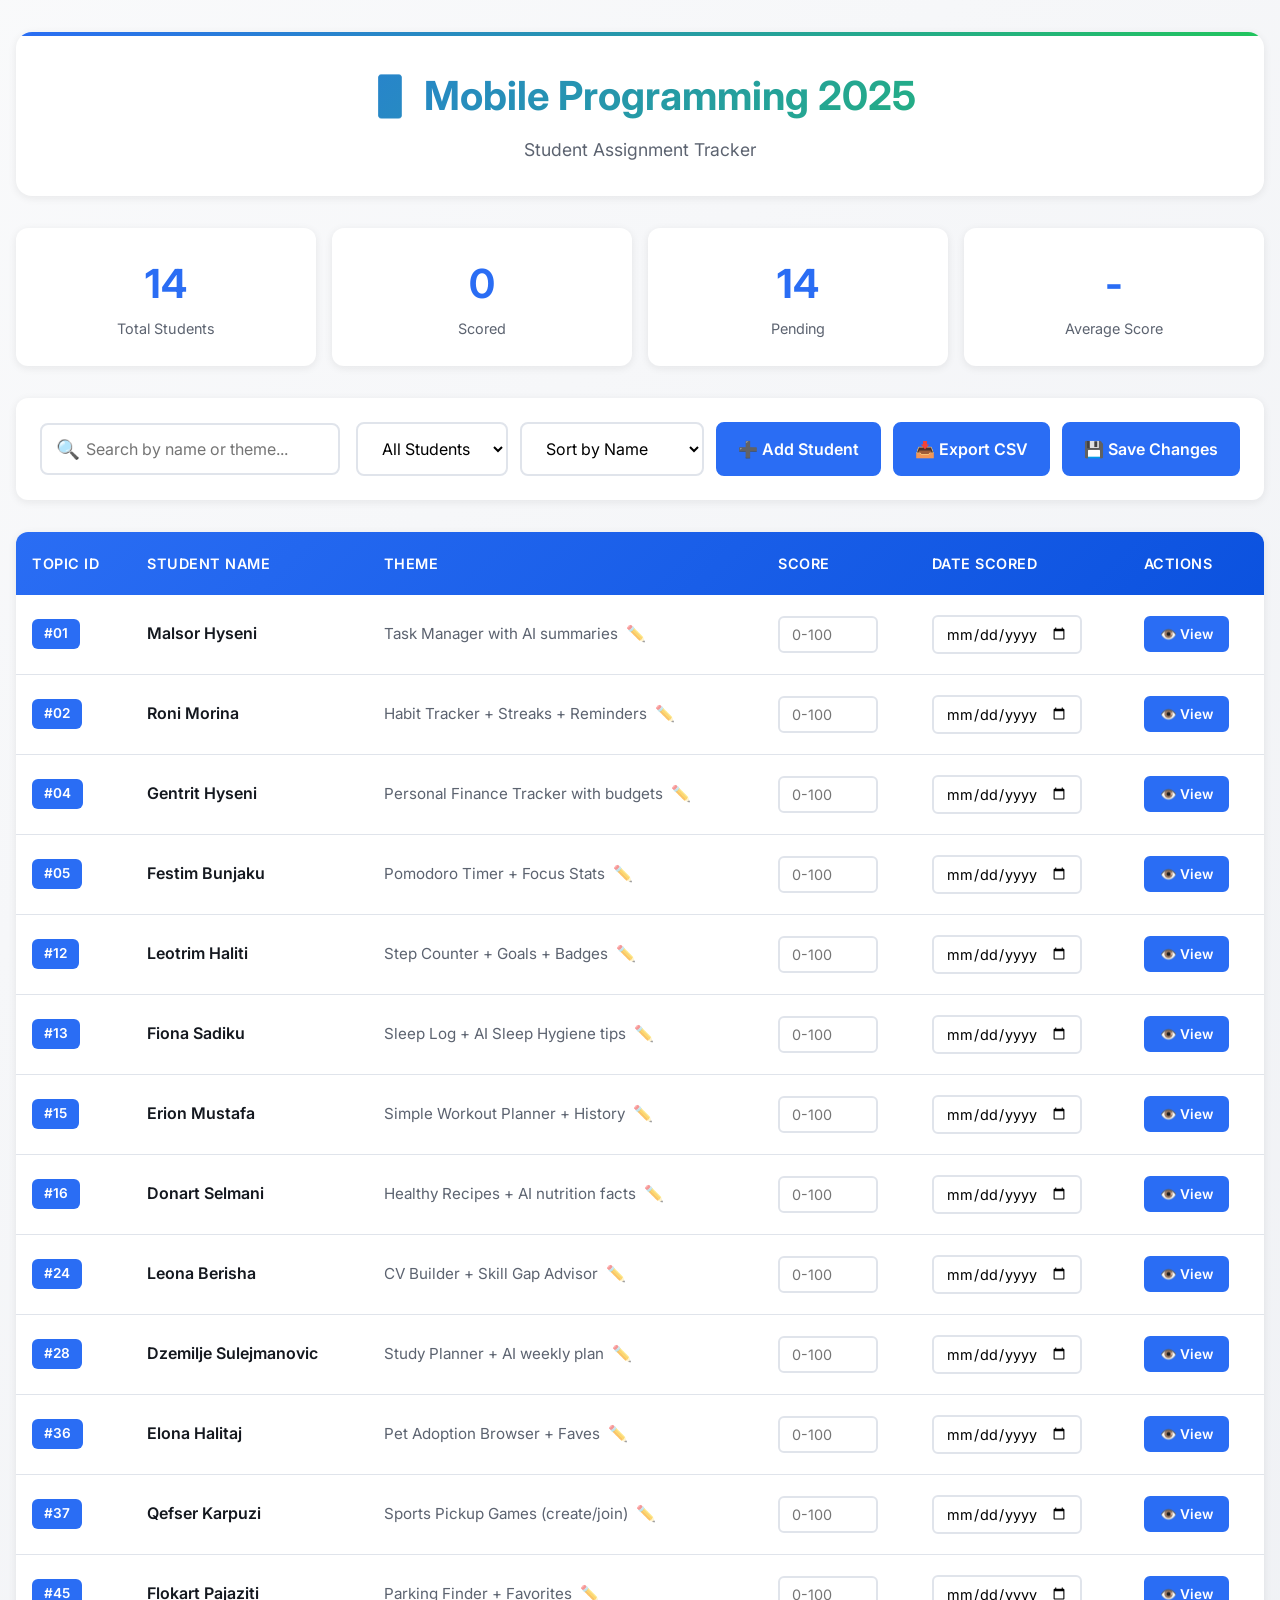
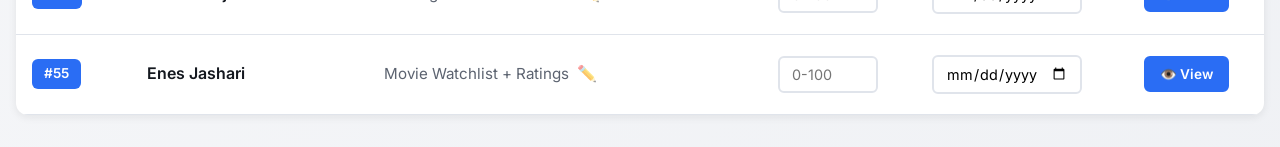
<file: student-tracker.html>
<!DOCTYPE html>
<html lang="en">
<head>
    <meta charset="UTF-8">
    <meta name="viewport" content="width=device-width, initial-scale=1.0">
    <title>Mobile Programming 2025 - Student Tracker</title>
    <meta name="description" content="Track and manage student assignments for Mobile Programming 2025 course">
    <link href="https://fonts.googleapis.com/css2?family=Inter:wght@300;400;500;600;700&display=swap" rel="stylesheet">
    <style>
        :root {
            --primary: hsl(220, 90%, 56%);
            --primary-dark: hsl(220, 90%, 46%);
            --success: hsl(142, 71%, 45%);
            --warning: hsl(38, 92%, 50%);
            --danger: hsl(0, 72%, 51%);
            --bg-primary: hsl(220, 20%, 98%);
            --bg-secondary: hsl(220, 20%, 95%);
            --bg-card: hsl(0, 0%, 100%);
            --text-primary: hsl(220, 20%, 10%);
            --text-secondary: hsl(220, 10%, 40%);
            --border: hsl(220, 20%, 90%);
            --shadow: 0 2px 8px hsla(220, 20%, 10%, 0.08);
            --shadow-hover: 0 4px 16px hsla(220, 20%, 10%, 0.12);
        }

        * {
            margin: 0;
            padding: 0;
            box-sizing: border-box;
        }

        body {
            font-family: 'Inter', -apple-system, BlinkMacSystemFont, 'Segoe UI', Roboto, sans-serif;
            background: linear-gradient(135deg, var(--bg-primary) 0%, var(--bg-secondary) 100%);
            color: var(--text-primary);
            line-height: 1.6;
            min-height: 100vh;
            padding: 2rem 1rem;
        }

        .container {
            max-width: 1400px;
            margin: 0 auto;
        }

        header {
            background: var(--bg-card);
            padding: 2rem;
            border-radius: 16px;
            box-shadow: var(--shadow);
            margin-bottom: 2rem;
            text-align: center;
            position: relative;
            overflow: hidden;
        }

        header::before {
            content: '';
            position: absolute;
            top: 0;
            left: 0;
            right: 0;
            height: 4px;
            background: linear-gradient(90deg, var(--primary), var(--success));
        }

        h1 {
            font-size: 2.5rem;
            font-weight: 700;
            margin-bottom: 0.5rem;
            background: linear-gradient(135deg, var(--primary), var(--success));
            -webkit-background-clip: text;
            -webkit-text-fill-color: transparent;
            background-clip: text;
        }

        .subtitle {
            color: var(--text-secondary);
            font-size: 1.1rem;
        }

        .stats-bar {
            display: grid;
            grid-template-columns: repeat(auto-fit, minmax(200px, 1fr));
            gap: 1rem;
            margin-bottom: 2rem;
        }

        .stat-card {
            background: var(--bg-card);
            padding: 1.5rem;
            border-radius: 12px;
            box-shadow: var(--shadow);
            text-align: center;
            transition: transform 0.3s ease, box-shadow 0.3s ease;
        }

        .stat-card:hover {
            transform: translateY(-4px);
            box-shadow: var(--shadow-hover);
        }

        .stat-value {
            font-size: 2.5rem;
            font-weight: 700;
            color: var(--primary);
            display: block;
        }

        .stat-label {
            color: var(--text-secondary);
            font-size: 0.9rem;
            margin-top: 0.25rem;
        }

        .controls {
            background: var(--bg-card);
            padding: 1.5rem;
            border-radius: 12px;
            box-shadow: var(--shadow);
            margin-bottom: 2rem;
            display: flex;
            flex-wrap: wrap;
            gap: 1rem;
            align-items: center;
        }

        .search-box {
            flex: 1;
            min-width: 250px;
            position: relative;
        }

        .search-box input {
            width: 100%;
            padding: 0.875rem 1rem 0.875rem 2.75rem;
            border: 2px solid var(--border);
            border-radius: 8px;
            font-size: 1rem;
            font-family: inherit;
            transition: border-color 0.3s ease;
        }

        .search-box input:focus {
            outline: none;
            border-color: var(--primary);
        }

        .search-box::before {
            content: '🔍';
            position: absolute;
            left: 1rem;
            top: 50%;
            transform: translateY(-50%);
            font-size: 1.2rem;
        }

        .filter-group {
            display: flex;
            gap: 0.75rem;
            flex-wrap: wrap;
        }

        select, button {
            padding: 0.875rem 1.25rem;
            border: 2px solid var(--border);
            border-radius: 8px;
            font-size: 1rem;
            font-family: inherit;
            cursor: pointer;
            transition: all 0.3s ease;
            background: var(--bg-card);
        }

        button {
            background: var(--primary);
            color: white;
            border-color: var(--primary);
            font-weight: 600;
        }

        button:hover {
            background: var(--primary-dark);
            transform: translateY(-2px);
            box-shadow: var(--shadow);
        }

        select:focus {
            outline: none;
            border-color: var(--primary);
        }

        .table-container {
            background: var(--bg-card);
            border-radius: 12px;
            box-shadow: var(--shadow);
            overflow: hidden;
        }

        table {
            width: 100%;
            border-collapse: collapse;
        }

        thead {
            background: linear-gradient(135deg, var(--primary), var(--primary-dark));
            color: white;
        }

        th {
            padding: 1.25rem 1rem;
            text-align: left;
            font-weight: 600;
            font-size: 0.9rem;
            text-transform: uppercase;
            letter-spacing: 0.5px;
        }

        tbody tr {
            border-bottom: 1px solid var(--border);
            transition: background 0.2s ease;
        }

        tbody tr:hover {
            background: var(--bg-secondary);
        }

        td {
            padding: 1.25rem 1rem;
            vertical-align: middle;
        }

        .student-name {
            font-weight: 600;
            color: var(--text-primary);
        }

        .topic-id {
            display: inline-block;
            background: var(--primary);
            color: white;
            padding: 0.25rem 0.75rem;
            border-radius: 6px;
            font-size: 0.85rem;
            font-weight: 600;
            margin-right: 0.5rem;
        }

        .theme-text {
            color: var(--text-secondary);
            font-size: 0.95rem;
        }

        .editable-theme {
            position: relative;
        }

        .edit-icon {
            cursor: pointer;
            margin-left: 0.5rem;
            opacity: 0.6;
            transition: opacity 0.3s ease;
        }

        .edit-icon:hover {
            opacity: 1;
        }

        input[type="number"], input[type="date"], input[type="text"].theme-input {
            padding: 0.5rem 0.75rem;
            border: 2px solid var(--border);
            border-radius: 6px;
            font-size: 0.9rem;
            font-family: inherit;
            width: 100%;
            max-width: 150px;
        }

        input[type="number"]:focus, input[type="date"]:focus, input[type="text"].theme-input:focus {
            outline: none;
            border-color: var(--primary);
        }

        .theme-input {
            max-width: 100% !important;
            margin-bottom: 0.5rem;
        }

        .score-badge {
            display: inline-block;
            padding: 0.5rem 1rem;
            border-radius: 20px;
            font-weight: 600;
            font-size: 0.95rem;
        }

        .score-high {
            background: hsla(142, 71%, 45%, 0.15);
            color: var(--success);
        }

        .score-medium {
            background: hsla(38, 92%, 50%, 0.15);
            color: var(--warning);
        }

        .score-low {
            background: hsla(0, 72%, 51%, 0.15);
            color: var(--danger);
        }

        .score-pending {
            background: hsla(220, 10%, 40%, 0.1);
            color: var(--text-secondary);
        }

        .action-btns {
            display: flex;
            gap: 0.5rem;
        }

        .btn-small {
            padding: 0.5rem 0.875rem;
            font-size: 0.85rem;
            border-radius: 6px;
        }

        .btn-success {
            background: var(--success);
            border-color: var(--success);
        }

        .btn-success:hover {
            background: hsl(142, 71%, 40%);
        }

        .btn-danger {
            background: var(--danger);
            border-color: var(--danger);
        }

        .btn-danger:hover {
            background: hsl(0, 72%, 46%);
        }

        .empty-state {
            text-align: center;
            padding: 4rem 2rem;
            color: var(--text-secondary);
        }

        .empty-state-icon {
            font-size: 4rem;
            margin-bottom: 1rem;
            opacity: 0.5;
        }

        @keyframes fadeIn {
            from {
                opacity: 0;
                transform: translateY(10px);
            }
            to {
                opacity: 1;
                transform: translateY(0);
            }
        }

        tbody tr {
            animation: fadeIn 0.3s ease forwards;
        }

        .modal {
            position: fixed;
            top: 0;
            left: 0;
            width: 100%;
            height: 100%;
            background: rgba(0,0,0,0.5);
            display: none;
            align-items: center;
            justify-content: center;
            z-index: 1000;
            padding: 1rem;
        }

        .modal-content {
            background: var(--bg-card);
            padding: 2.5rem;
            border-radius: 16px;
            box-shadow: var(--shadow-hover);
            width: 100%;
            max-width: 600px;
            position: relative;
            animation: fadeIn 0.3s ease;
        }

        .modal-close {
            position: absolute;
            top: 1rem;
            right: 1rem;
            font-size: 1.5rem;
            background: none;
            border: none;
            cursor: pointer;
            color: var(--text-secondary);
            transition: color 0.3s ease;
        }

        .modal-close:hover {
            color: var(--text-primary);
        }

        .modal-header {
            margin-bottom: 2rem;
            text-align: center;
        }
        
        .modal-header h2 {
            font-size: 1.8rem;
            font-weight: 700;
        }

        .form-group {
            margin-bottom: 1.5rem;
        }

        .form-group label {
            display: block;
            font-weight: 600;
            margin-bottom: 0.5rem;
            color: var(--text-secondary);
        }

        .form-group input {
            width: 100%;
            padding: 0.875rem 1rem;
            border: 2px solid var(--border);
            border-radius: 8px;
            font-size: 1rem;
            font-family: inherit;
        }

        .form-group input:focus {
            outline: none;
            border-color: var(--primary);
        }

        .modal-actions {
            display: flex;
            justify-content: flex-end;
            gap: 1rem;
            margin-top: 2rem;
        }

        @media (max-width: 1024px) {
            table {
                font-size: 0.9rem;
            }

            th, td {
                padding: 1rem 0.75rem;
            }

            h1 {
                font-size: 2rem;
            }
        }

        @media (max-width: 768px) {
            .controls {
                flex-direction: column;
            }

            .search-box, .filter-group {
                width: 100%;
            }

            table {
                display: block;
                overflow-x: auto;
                white-space: nowrap;
            }
        }
    </style>
</head>
<body>
    <div class="container">
        <header>
            <h1>📱 Mobile Programming 2025</h1>
            <p class="subtitle">Student Assignment Tracker</p>
        </header>

        <div class="stats-bar">
            <div class="stat-card">
                <span class="stat-value" id="totalStudents">0</span>
                <span class="stat-label">Total Students</span>
            </div>
            <div class="stat-card">
                <span class="stat-value" id="scoredStudents">0</span>
                <span class="stat-label">Scored</span>
            </div>
            <div class="stat-card">
                <span class="stat-value" id="pendingStudents">0</span>
                <span class="stat-label">Pending</span>
            </div>
            <div class="stat-card">
                <span class="stat-value" id="avgScore">-</span>
                <span class="stat-label">Average Score</span>
            </div>
        </div>

        <div class="controls">
            <div class="search-box">
                <input type="text" id="searchInput" placeholder="Search by name or theme...">
            </div>
            <div class="filter-group">
                <select id="filterStatus">
                    <option value="all">All Students</option>
                    <option value="scored">Scored</option>
                    <option value="pending">Pending</option>
                </select>
                                <select id="sortBy">
                                    <option value="name">Sort by Name</option>
                                    <option value="score">Sort by Score</option>
                                    <option value="date">Sort by Date</option>
                                    <option value="topic">Sort by Topic ID</option>
                                </select>
                                <button onclick="openAddModal()">➕ Add Student</button>
                                <button onclick="exportData()">📥 Export CSV</button>
                                <button onclick="saveData()">💾 Save Changes</button>
                            </div>
                        </div>
                
                        <div class="table-container">
                            <table>
                                <thead>
                                    <tr>
                                        <th>Topic ID</th>
                                        <th>Student Name</th>
                                        <th>Theme</th>
                                        <th>Score</th>
                                        <th>Date Scored</th>
                                        <th>Actions</th>
                                    </tr>
                                </thead>
                                <tbody id="studentTable">
                                    <!-- Student rows will be inserted here -->
                                </tbody>
                            </table>
                            <div id="emptyState" class="empty-state" style="display: none;">
                                <div class="empty-state-icon">📋</div>
                                <p>No students found matching your criteria</p>
                            </div>
                        </div>
                    </div>
                
                    <div id="studentModal" class="modal">
                        <div class="modal-content">
                            <button class="modal-close" onclick="closeModal()">×</button>
                            <div class="modal-header">
                                <h2 id="modalTitle">Edit Student Details</h2>
                            </div>
                            <div id="modalBody">
                                <input type="hidden" id="modalStudentId">
                                <div class="form-group">
                                    <label for="modalStudentName">Student Name</label>
                                    <input type="text" id="modalStudentName">
                                </div>
                                <div class="form-group">
                                    <label for="modalTheme">Theme</label>
                                    <input type="text" id="modalTheme">
                                </div>
                                <div class="form-group">
                                    <label for="modalScore">Score (0-100)</label>
                                    <input type="number" id="modalScore" min="0" max="100">
                                </div>
                                <div class="form-group">
                                    <label for="modalDate">Date Scored</label>
                                    <input type="date" id="modalDate">
                                </div>
                                <div class="modal-actions">
                                    <button onclick="closeModal()">Cancel</button>
                                    <button class="btn-danger" onclick="deleteStudent()">Delete</button>
                                    <button class="btn-success" onclick="saveStudentDetails()">Save Changes</button>
                                </div>
                            </div>
                        </div>
                    </div>
                
                        <script>
                        // Parse TOPICS.md data and extract student assignments
                        const studentsData = [
                            { id: '01', name: 'Malsor Hyseni', theme: 'Task Manager with AI summaries', score: null, dateScored: null },
                            { id: '02', name: 'Roni Morina', theme: 'Habit Tracker + Streaks + Reminders', score: null, dateScored: null },            { id: '04', name: 'Gentrit Hyseni', theme: 'Personal Finance Tracker with budgets', score: null, dateScored: null },
            { id: '05', name: 'Festim Bunjaku', theme: 'Pomodoro Timer + Focus Stats', score: null, dateScored: null },
            { id: '12', name: 'Leotrim Haliti', theme: 'Step Counter + Goals + Badges', score: null, dateScored: null },
            { id: '13', name: 'Fiona Sadiku', theme: 'Sleep Log + AI Sleep Hygiene tips', score: null, dateScored: null },
            { id: '15', name: 'Erion Mustafa', theme: 'Simple Workout Planner + History', score: null, dateScored: null },
            { id: '16', name: 'Donart Selmani', theme: 'Healthy Recipes + AI nutrition facts', score: null, dateScored: null },
            { id: '24', name: 'Leona Berisha', theme: 'CV Builder + Skill Gap Advisor', score: null, dateScored: null },
            { id: '28', name: 'Dzemilje Sulejmanovic', theme: 'Study Planner + AI weekly plan', score: null, dateScored: null },
            { id: '36', name: 'Elona Halitaj', theme: 'Pet Adoption Browser + Faves', score: null, dateScored: null },
            { id: '37', name: 'Qefser Karpuzi', theme: 'Sports Pickup Games (create/join)', score: null, dateScored: null },
            { id: '45', name: 'Flokart Pajaziti', theme: 'Parking Finder + Favorites', score: null, dateScored: null },
            { id: '55', name: 'Enes Jashari', theme: 'Movie Watchlist + Ratings', score: null, dateScored: null }
        ];

        // Load saved data from localStorage
        function loadSavedData() {
            const saved = localStorage.getItem('studentTrackerData');
            if (saved) {
                const savedData = JSON.parse(saved);
                savedData.forEach(savedStudent => {
                    const student = studentsData.find(s => s.id === savedStudent.id);
                    if (student) {
                        student.score = savedStudent.score;
                        student.dateScored = savedStudent.dateScored;
                        student.theme = savedStudent.theme;
                    }
                });
            }
        }

        // Save data to localStorage
        function saveData() {
            localStorage.setItem('studentTrackerData', JSON.stringify(studentsData));
            showNotification('✅ Changes saved successfully!');
        }

        // Show notification
        function showNotification(message) {
            const notification = document.createElement('div');
            notification.style.cssText = `
                position: fixed;
                top: 2rem;
                right: 2rem;
                background: var(--success);
                color: white;
                padding: 1rem 1.5rem;
                border-radius: 8px;
                box-shadow: var(--shadow-hover);
                z-index: 1000;
                animation: fadeIn 0.3s ease;
            `;
            notification.textContent = message;
            document.body.appendChild(notification);
            
            setTimeout(() => {
                notification.style.animation = 'fadeOut 0.3s ease';
                setTimeout(() => notification.remove(), 300);
            }, 3000);
        }

        // Render table
        function renderTable(data = studentsData) {
            const tbody = document.getElementById('studentTable');
            const emptyState = document.getElementById('emptyState');
            
            if (data.length === 0) {
                tbody.innerHTML = '';
                emptyState.style.display = 'block';
                return;
            }
            
            emptyState.style.display = 'none';
            
            tbody.innerHTML = data.map((student, index) => `
                <tr style="animation-delay: ${index * 0.05}s">
                    <td><span class="topic-id">#${student.id}</span></td>
                    <td><span class="student-name">${student.name}</span></td>
                    <td class="editable-theme">
                        <span class="theme-display-${student.id}" style="display: flex; align-items: center;">
                            <span class="theme-text">${student.theme}</span>
                            <span class="edit-icon" onclick="editTheme('${student.id}')">✏️</span>
                        </span>
                        <div class="theme-edit-${student.id}" style="display: none;">
                            <input type="text" class="theme-input" id="themeInput-${student.id}" value="${student.theme}">
                            <div class="action-btns">
                                <button class="btn-small btn-success" onclick="saveTheme('${student.id}')">Save</button>
                                <button class="btn-small btn-danger" onclick="cancelEditTheme('${student.id}')">Cancel</button>
                            </div>
                        </div>
                    </td>
                    <td>
                        <input type="number" 
                               id="score-${student.id}" 
                               value="${student.score || ''}" 
                               placeholder="0-100"
                               min="0" max="100"
                               onchange="updateScore('${student.id}', this.value)"
                               style="max-width: 100px;">
                        ${student.score !== null ? `<span class="score-badge ${getScoreClass(student.score)}">${student.score}/100</span>` : ''}
                    </td>
                    <td>
                        <input type="date" 
                               id="date-${student.id}" 
                               value="${student.dateScored || ''}"
                               onchange="updateDate('${student.id}', this.value)">
                    </td>
                    <td>
                        <div class="action-btns">
                            <button class="btn-small" onclick="openEditModal('${student.id}')">👁️ View</button>
                        </div>
                    </td>
                </tr>
            `).join('');
            
            updateStats();
        }

        // Edit theme
        function editTheme(id) {
            document.querySelector(`.theme-display-${id}`).style.display = 'none';
            document.querySelector(`.theme-edit-${id}`).style.display = 'block';
            document.getElementById(`themeInput-${id}`).focus();
        }

        // Save theme
        function saveTheme(id) {
            const newTheme = document.getElementById(`themeInput-${id}`).value;
            const student = studentsData.find(s => s.id === id);
            if (student) {
                student.theme = newTheme;
                document.querySelector(`.theme-display-${id}`).style.display = 'flex';
                document.querySelector(`.theme-edit-${id}`).style.display = 'none';
                renderTable(getCurrentFilteredData());
                showNotification('Theme updated! Don\'t forget to save changes.');
            }
        }

        // Cancel edit theme
        function cancelEditTheme(id) {
            const student = studentsData.find(s => s.id === id);
            document.getElementById(`themeInput-${id}`).value = student.theme;
            document.querySelector(`.theme-display-${id}`).style.display = 'flex';
            document.querySelector(`.theme-edit-${id}`).style.display = 'none';
        }

        // Update score
        function updateScore(id, score) {
            const student = studentsData.find(s => s.id === id);
            if (student) {
                student.score = score ? parseFloat(score) : null;
                if (student.score !== null && !student.dateScored) {
                    const today = new Date().toISOString().split('T')[0];
                    student.dateScored = today;
                    document.getElementById(`date-${id}`).value = today;
                }
                renderTable(getCurrentFilteredData());
            }
        }

        // Update date
        function updateDate(id, date) {
            const student = studentsData.find(s => s.id === id);
            if (student) {
                student.dateScored = date || null;
                updateStats();
            }
        }

        // Get score class
        function getScoreClass(score) {
            if (score === null) return 'score-pending';
            if (score >= 80) return 'score-high';
            if (score >= 60) return 'score-medium';
            return 'score-low';
        }

        // Update statistics
        function updateStats() {
            const total = studentsData.length;
            const scored = studentsData.filter(s => s.score !== null).length;
            const pending = total - scored;
            const scores = studentsData.filter(s => s.score !== null).map(s => s.score);
            const avg = scores.length > 0 ? (scores.reduce((a, b) => a + b, 0) / scores.length).toFixed(1) : '-';
            
            document.getElementById('totalStudents').textContent = total;
            document.getElementById('scoredStudents').textContent = scored;
            document.getElementById('pendingStudents').textContent = pending;
            document.getElementById('avgScore').textContent = avg !== '-' ? avg : '-';
        }

        // Search functionality
        document.getElementById('searchInput').addEventListener('input', (e) => {
            applyFilters();
        });

        // Filter functionality
        document.getElementById('filterStatus').addEventListener('change', applyFilters);
        document.getElementById('sortBy').addEventListener('change', applyFilters);

        function getCurrentFilteredData() {
            const searchTerm = document.getElementById('searchInput').value.toLowerCase();
            const filterStatus = document.getElementById('filterStatus').value;
            const sortBy = document.getElementById('sortBy').value;
            
            let filtered = studentsData.filter(student => {
                const matchesSearch = student.name.toLowerCase().includes(searchTerm) || 
                                    student.theme.toLowerCase().includes(searchTerm);
                
                if (filterStatus === 'scored') {
                    return matchesSearch && student.score !== null;
                } else if (filterStatus === 'pending') {
                    return matchesSearch && student.score === null;
                }
                
                return matchesSearch;
            });
            
            // Sort
            filtered.sort((a, b) => {
                switch(sortBy) {
                    case 'name':
                        return a.name.localeCompare(b.name);
                    case 'score':
                        return (b.score || 0) - (a.score || 0);
                    case 'date':
                        if (!a.dateScored) return 1;
                        if (!b.dateScored) return -1;
                        return new Date(b.dateScored) - new Date(a.dateScored);
                    case 'topic':
                        return a.id.localeCompare(b.id);
                    default:
                        return 0;
                }
            });
            
            return filtered;
        }

        function applyFilters() {
            renderTable(getCurrentFilteredData());
        }

        // Modal functions
        function openAddModal() {
            document.getElementById('modalStudentId').value = '';
            document.getElementById('modalStudentName').value = '';
            document.getElementById('modalTheme').value = '';
            document.getElementById('modalScore').value = '';
            document.getElementById('modalDate').value = '';
            document.getElementById('modalTitle').textContent = 'Add New Student';
            document.querySelector('.btn-danger').style.display = 'none'; // Hide delete button
            document.getElementById('studentModal').style.display = 'flex';
        }

        function openEditModal(id) {
            const student = studentsData.find(s => s.id === id);
            if (student) {
                document.getElementById('modalStudentId').value = student.id;
                document.getElementById('modalStudentName').value = student.name;
                document.getElementById('modalTheme').value = student.theme;
                document.getElementById('modalScore').value = student.score;
                document.getElementById('modalDate').value = student.dateScored;
                document.getElementById('modalTitle').textContent = 'Edit Student Details';
                document.querySelector('.btn-danger').style.display = 'inline-block'; // Show delete button
                document.getElementById('studentModal').style.display = 'flex';
            }
        }

        function closeModal() {
            document.getElementById('studentModal').style.display = 'none';
        }

        function saveStudentDetails() {
            const id = document.getElementById('modalStudentId').value;
            const name = document.getElementById('modalStudentName').value;
            const theme = document.getElementById('modalTheme').value;
            const score = document.getElementById('modalScore').value;
            const dateScored = document.getElementById('modalDate').value;

            if (!name || !theme) {
                alert('Student Name and Theme are required.');
                return;
            }

            if (id) { // Editing existing student
                const student = studentsData.find(s => s.id === id);
                if (student) {
                    student.name = name;
                    student.theme = theme;
                    student.score = score ? parseFloat(score) : null;
                    student.dateScored = dateScored;

                    if (student.score !== null && !student.dateScored) {
                        student.dateScored = new Date().toISOString().split('T')[0];
                    }
                    showNotification('Student details updated! Don\'t forget to save overall changes.');
                }
            } else { // Adding new student
                const newId = String(Math.max(...studentsData.map(s => parseInt(s.id))) + 1).padStart(2, '0');
                const newStudent = {
                    id: newId,
                    name: name,
                    theme: theme,
                    score: score ? parseFloat(score) : null,
                    dateScored: dateScored,
                };

                if (newStudent.score !== null && !newStudent.dateScored) {
                    newStudent.dateScored = new Date().toISOString().split('T')[0];
                }

                studentsData.push(newStudent);
                showNotification('Student added successfully! Don\'t forget to save overall changes.');
            }

            closeModal();
            renderTable(getCurrentFilteredData());
        }

        function deleteStudent() {
            const id = document.getElementById('modalStudentId').value;
            if (id && confirm('Are you sure you want to delete this student? This action cannot be undone.')) {
                const index = studentsData.findIndex(s => s.id === id);
                if (index > -1) {
                    studentsData.splice(index, 1);
                    showNotification('Student deleted successfully! Don\'t forget to save overall changes.');
                }
                closeModal();
                renderTable(getCurrentFilteredData());
            }
        }
        
        // Close modal if clicking outside of it
        window.onclick = function(event) {
            const modal = document.getElementById('studentModal');
            if (event.target == modal) {
                closeModal();
            }
        }

        window.addEventListener('keydown', function(event) {
            if (event.key === 'Escape') {
                closeModal();
            }
        });

        // Export to CSV
        function exportData() {
            const csv = [
                ['Topic ID', 'Student Name', 'Theme', 'Score', 'Date Scored'],
                ...studentsData.map(s => [
                    s.id,
                    s.name,
                    s.theme,
                    s.score !== null ? s.score : '',
                    s.dateScored || ''
                ])
            ].map(row => row.map(cell => `"${cell}"`).join(',')).join('\n');
            
            const blob = new Blob([csv], { type: 'text/csv' });
            const url = URL.createObjectURL(blob);
            const a = document.createElement('a');
            a.href = url;
            a.download = `student-tracker-${new Date().toISOString().split('T')[0]}.csv`;
            a.click();
            URL.revokeObjectURL(url);
        }

        // Initialize
        loadSavedData();
        renderTable();
    </script>
</body>
</html>
</file>
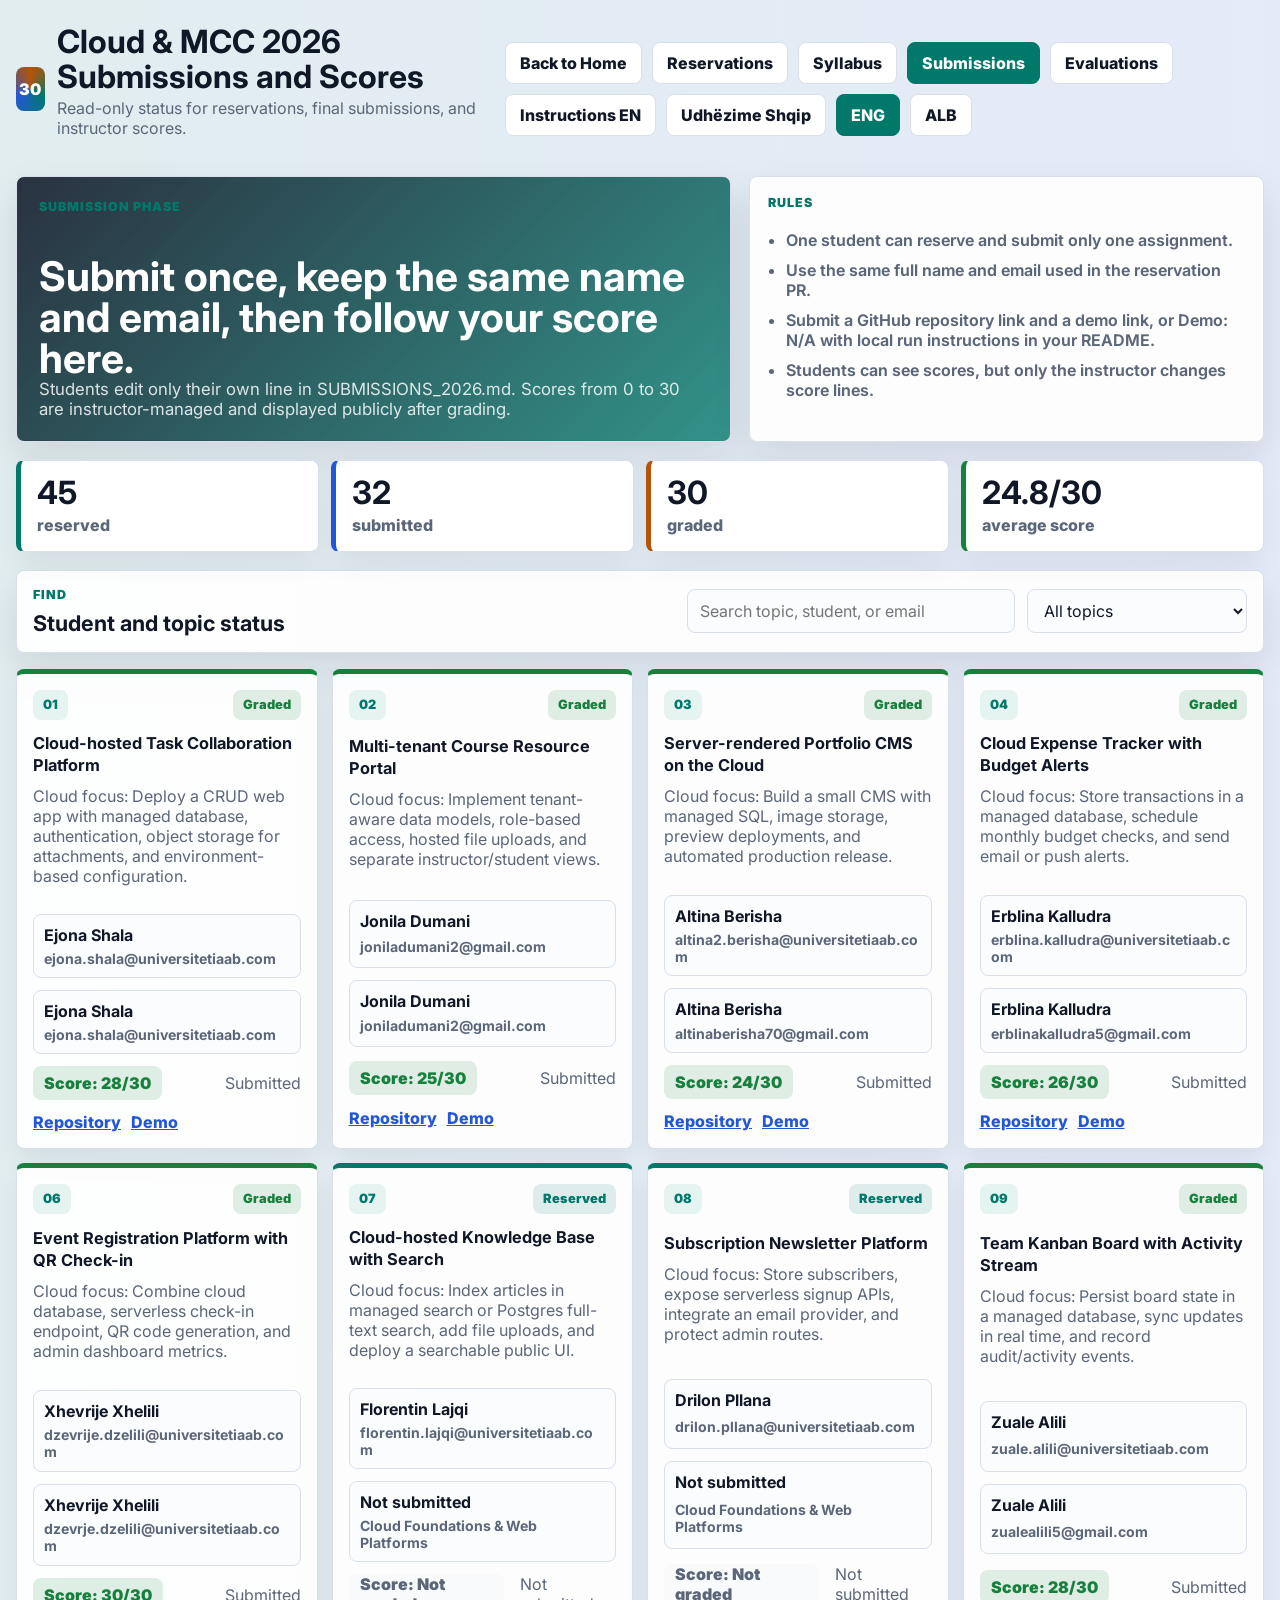
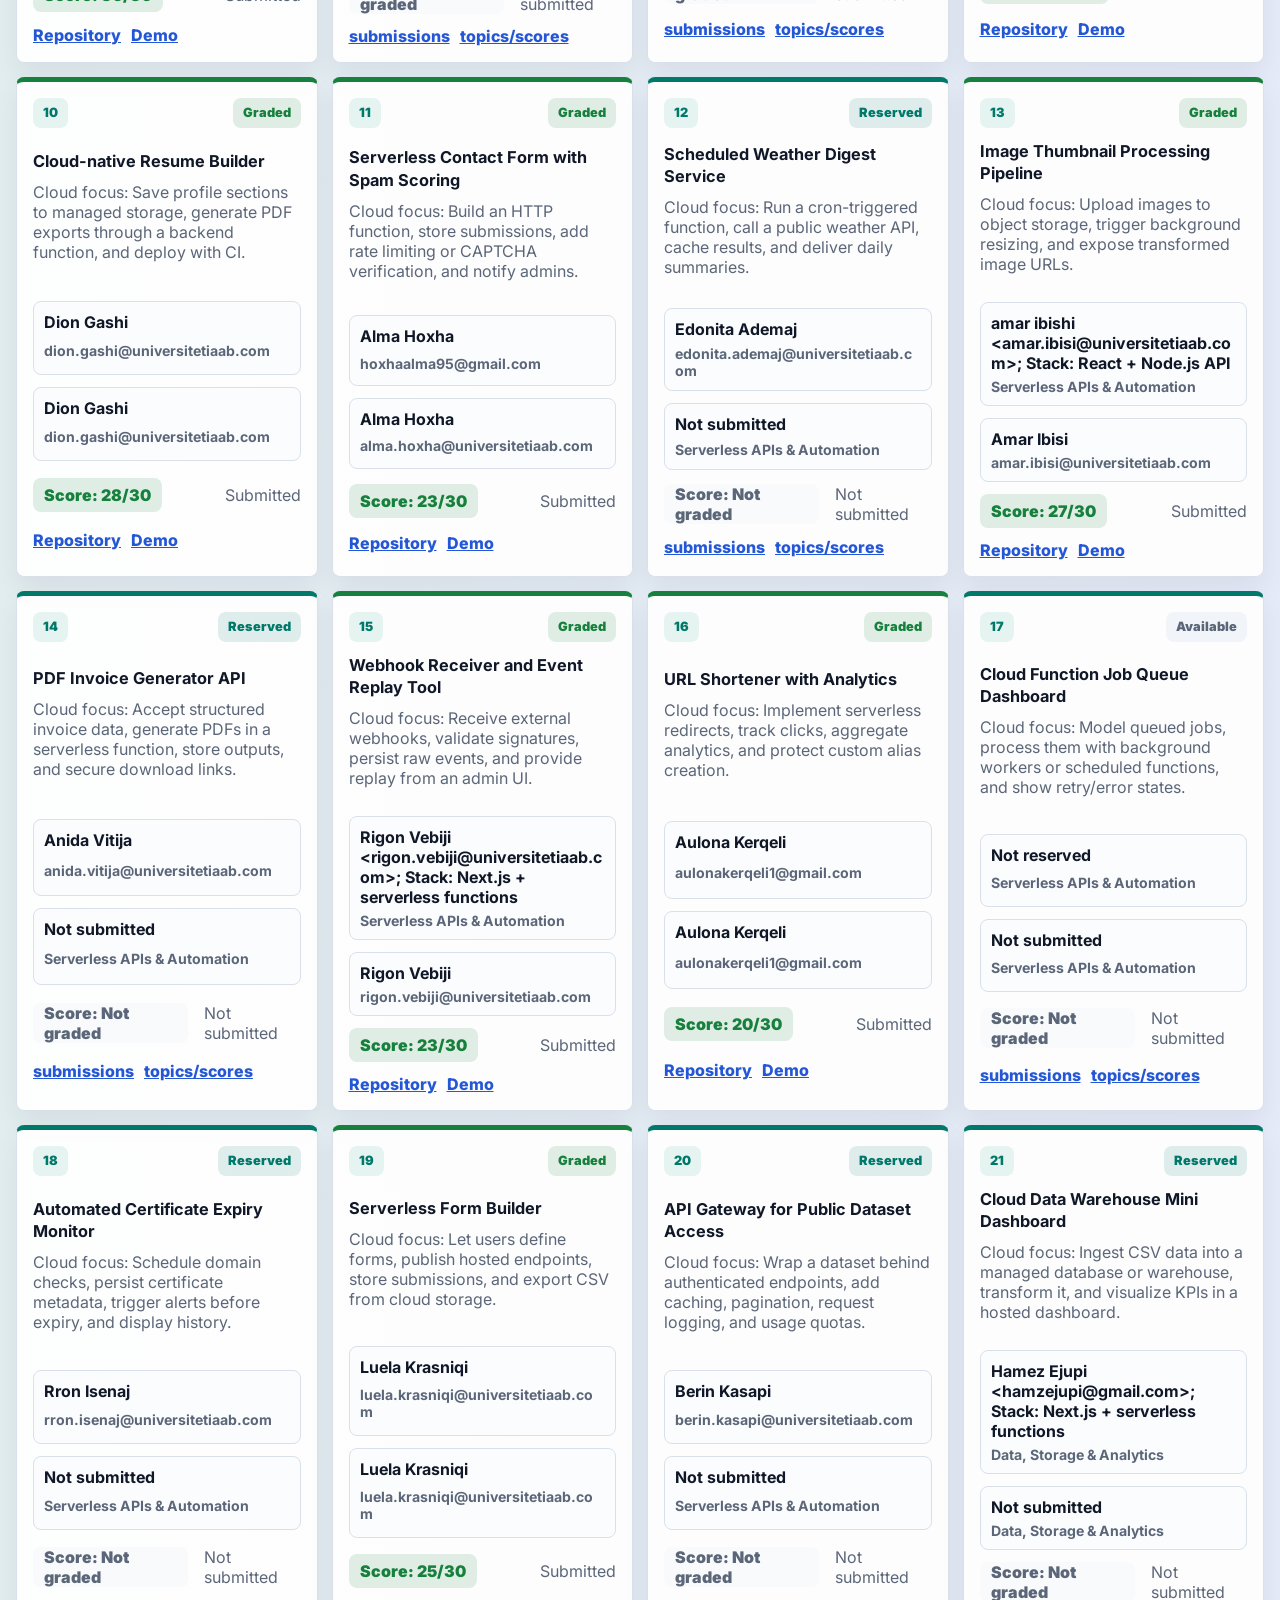
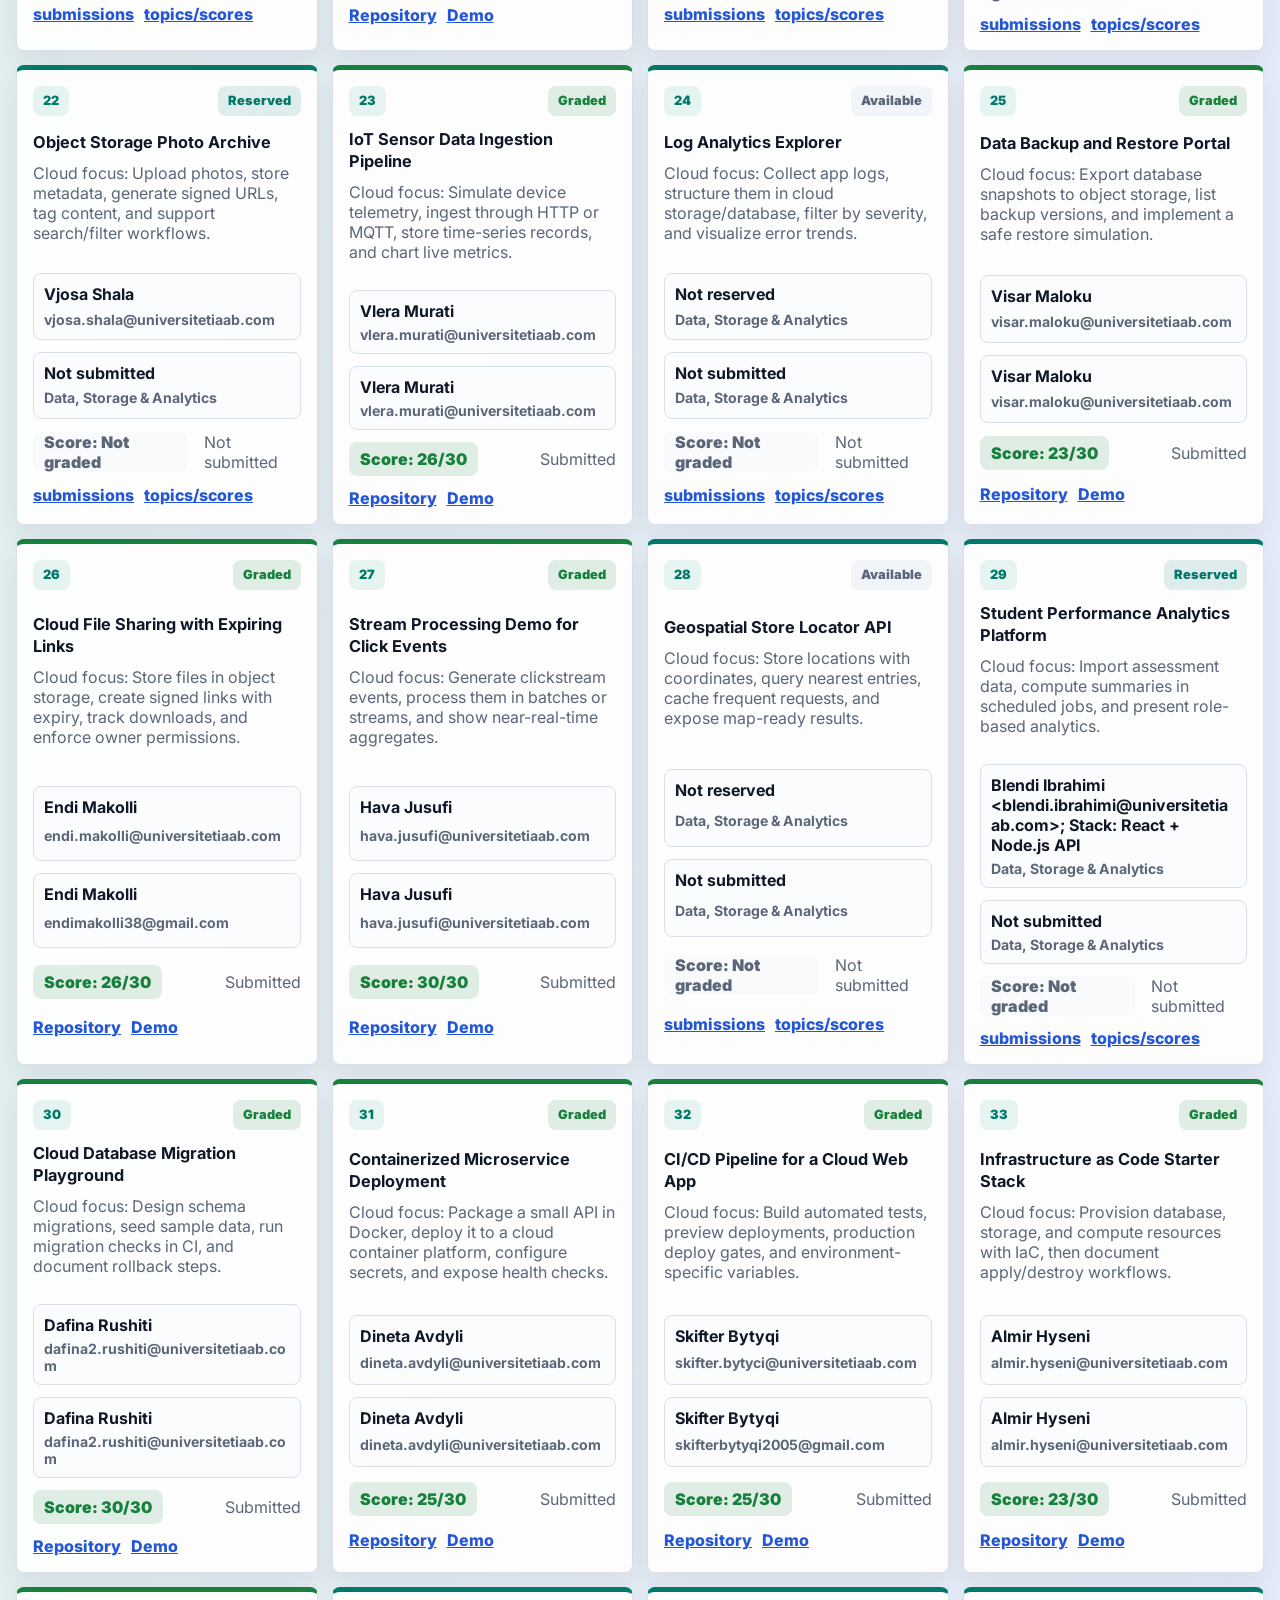
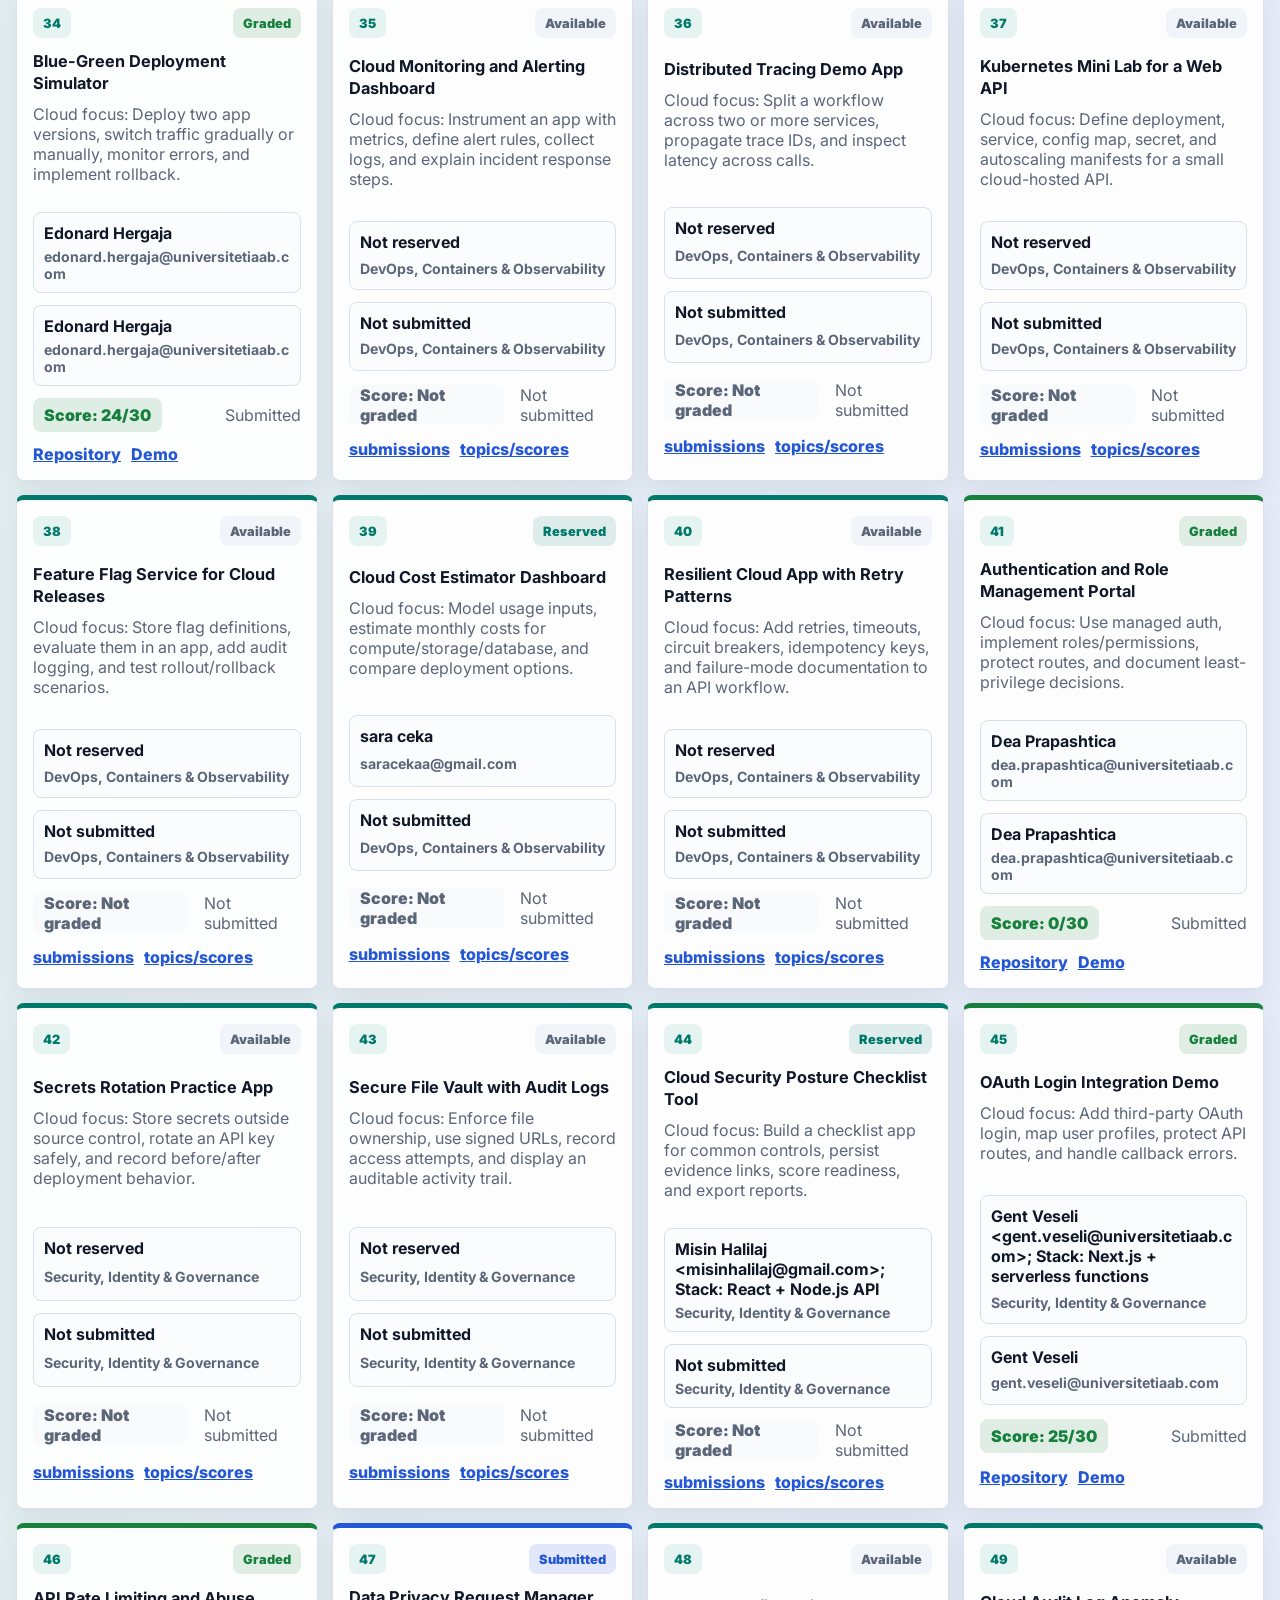
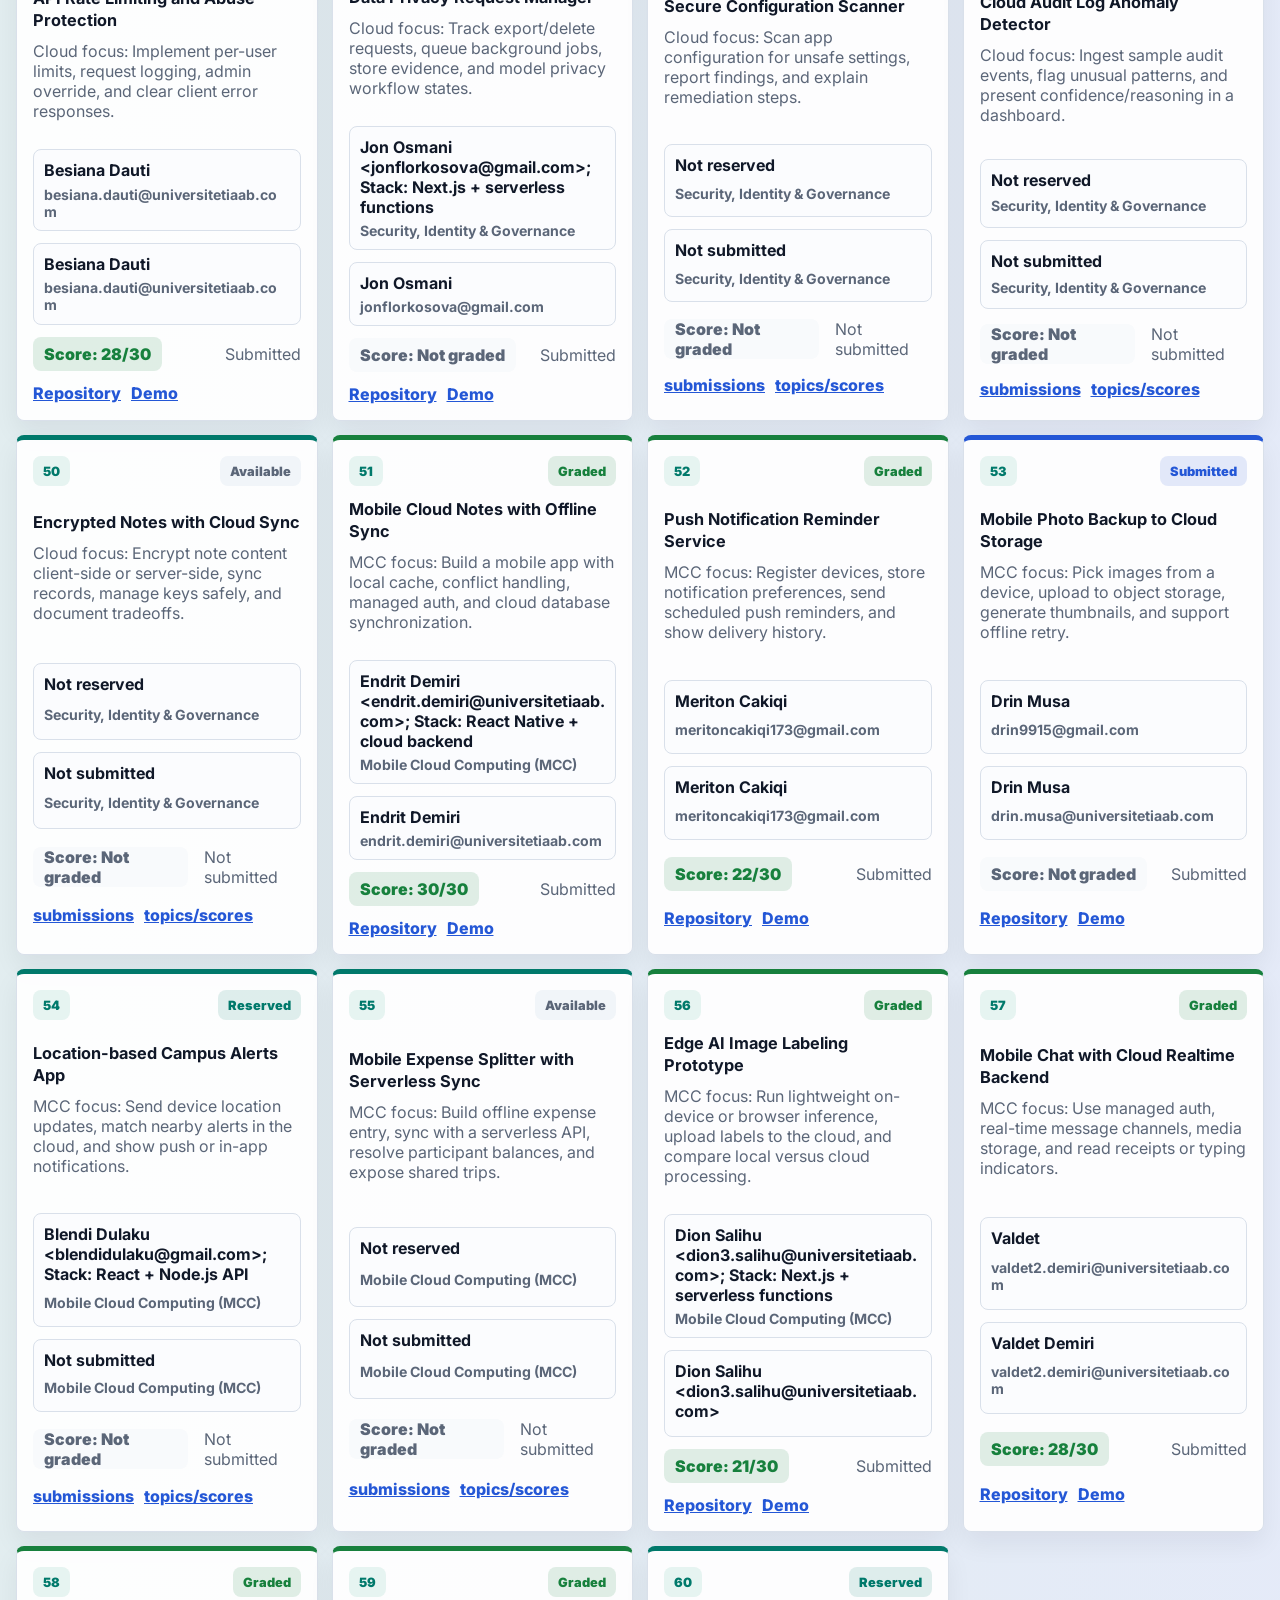
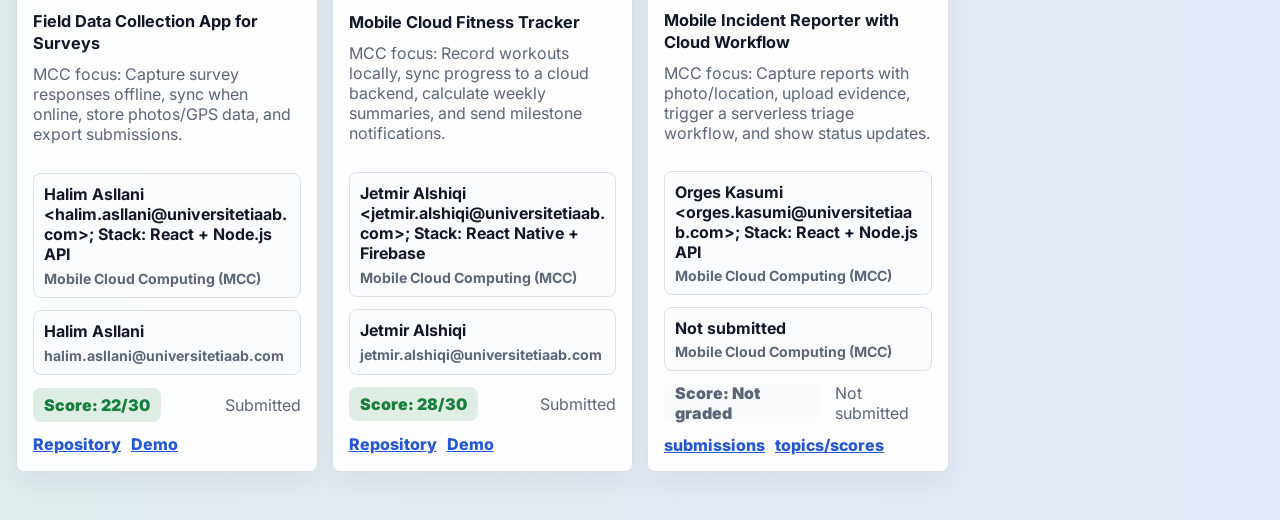
<file: submissions-2026.html>
<!DOCTYPE html>
<html lang="en">
<head>
  <meta charset="UTF-8">
  <meta name="viewport" content="width=device-width, initial-scale=1.0">
  <title>Cloud & MCC 2026 Submissions and Scores</title>
  <meta name="description" content="Read-only Cloud and MCC 2026 submission and scoring dashboard for students and instructor.">
  <meta http-equiv="Cache-Control" content="no-cache, no-store, must-revalidate">
  <meta http-equiv="Pragma" content="no-cache">
  <meta http-equiv="Expires" content="0">
  <link rel="icon" href="data:,">
  <link rel="preconnect" href="https://fonts.googleapis.com">
  <link rel="preconnect" href="https://fonts.gstatic.com" crossorigin>
  <link href="https://fonts.googleapis.com/css2?family=Inter:wght@400;500;600;700;800;900&display=swap" rel="stylesheet">
  <style>
    :root {
      color-scheme: light;
      --ink: #101828;
      --muted: #5b6678;
      --line: #d9e0ea;
      --paper: #ffffff;
      --soft: #f5f7fb;
      --teal: #00796b;
      --blue: #2457d6;
      --amber: #b45309;
      --green: #17803d;
      --rose: #c7365f;
      --shadow: 0 16px 38px rgba(16, 24, 40, 0.10);
      --radius: 8px;
    }

    * {
      box-sizing: border-box;
    }

    body {
      margin: 0;
      min-height: 100vh;
      font-family: Inter, ui-sans-serif, system-ui, -apple-system, BlinkMacSystemFont, "Segoe UI", sans-serif;
      color: var(--ink);
      background:
        linear-gradient(90deg, rgba(0, 121, 107, 0.08), rgba(36, 87, 214, 0.08)),
        var(--soft);
      letter-spacing: 0;
    }

    a {
      color: inherit;
    }

    button,
    input,
    select {
      font: inherit;
    }

    .shell {
      width: min(1360px, calc(100% - 32px));
      margin: 0 auto;
      padding: 24px 0 48px;
    }

    .topbar,
    .toolbar,
    .section-head,
    .card-foot {
      display: flex;
      align-items: center;
      justify-content: space-between;
      gap: 16px;
    }

    .brand {
      display: flex;
      align-items: center;
      gap: 12px;
      min-width: 0;
    }

    .brand-mark {
      display: grid;
      width: 44px;
      height: 44px;
      place-items: center;
      border-radius: var(--radius);
      background: conic-gradient(from 120deg, var(--teal), var(--blue), var(--amber), var(--teal));
      color: white;
      font-weight: 900;
    }

    h1,
    h2,
    h3,
    p {
      margin-top: 0;
    }

    h1 {
      margin-bottom: 4px;
      font-size: 2rem;
      line-height: 1.1;
      letter-spacing: 0;
    }

    h2 {
      margin-bottom: 0;
      font-size: 1.35rem;
      letter-spacing: 0;
    }

    h3 {
      margin-bottom: 10px;
      font-size: 1.02rem;
      line-height: 1.35;
      letter-spacing: 0;
    }

    .brand p,
    .hero-copy,
    .muted,
    .submission-card p,
    .empty {
      color: var(--muted);
    }

    .top-actions,
    .chips,
    .card-links,
    .language-switch {
      display: flex;
      flex-wrap: wrap;
      gap: 10px;
    }

    .button,
    .chip,
    .language-switch button {
      min-height: 42px;
      border: 1px solid var(--line);
      border-radius: var(--radius);
      background: var(--paper);
      color: var(--ink);
      padding: 10px 14px;
      cursor: pointer;
      text-decoration: none;
      font-weight: 800;
    }

    .button.primary,
    .button.active,
    .button[aria-current="page"],
    .chip.active,
    .language-switch button.active {
      border-color: var(--teal);
      background: var(--teal);
      color: #fff;
    }

    .hero {
      display: grid;
      grid-template-columns: minmax(0, 1fr) minmax(300px, 0.72fr);
      gap: 18px;
      margin: 22px 0 18px;
    }

    .panel {
      border: 1px solid var(--line);
      border-radius: var(--radius);
      background: rgba(255, 255, 255, 0.92);
      box-shadow: var(--shadow);
    }

    .hero-panel {
      min-height: 230px;
      padding: 22px;
      background:
        linear-gradient(135deg, rgba(16, 24, 40, 0.88), rgba(0, 121, 107, 0.78)),
        url("https://images.unsplash.com/photo-1516321318423-f06f85e504b3?auto=format&fit=crop&w=1200&q=80");
      background-position: center;
      background-size: cover;
      color: white;
    }

    .hero-panel h2 {
      max-width: 760px;
      margin-top: 42px;
      font-size: 2.55rem;
      line-height: 1;
    }

    .hero-copy {
      max-width: 760px;
      margin-bottom: 0;
      color: rgba(255, 255, 255, 0.84);
      font-size: 1.05rem;
    }

    .rules-panel {
      display: grid;
      align-content: start;
      gap: 12px;
      padding: 18px;
    }

    .eyebrow {
      margin: 0 0 8px;
      color: var(--teal);
      font-size: 0.78rem;
      font-weight: 900;
      letter-spacing: 0.08em;
      text-transform: uppercase;
    }

    .rules-panel ul {
      display: grid;
      gap: 10px;
      margin: 0;
      padding-left: 18px;
      color: var(--muted);
      font-weight: 650;
    }

    .stats {
      display: grid;
      grid-template-columns: repeat(4, minmax(0, 1fr));
      gap: 12px;
      margin-bottom: 18px;
    }

    .stat {
      padding: 16px;
      border: 1px solid var(--line);
      border-left: 5px solid var(--teal);
      border-radius: var(--radius);
      background: var(--paper);
      box-shadow: 0 12px 28px rgba(16, 24, 40, 0.06);
    }

    .stat:nth-child(2) {
      border-left-color: var(--blue);
    }

    .stat:nth-child(3) {
      border-left-color: var(--amber);
    }

    .stat:nth-child(4) {
      border-left-color: var(--green);
    }

    .stat strong,
    .stat span {
      display: block;
    }

    .stat strong {
      font-size: 2rem;
      line-height: 1;
    }

    .stat span {
      margin-top: 6px;
      color: var(--muted);
      font-weight: 800;
    }

    .toolbar {
      margin-bottom: 16px;
      padding: 16px;
    }

    .filters {
      display: grid;
      grid-template-columns: minmax(0, 1fr) 220px;
      gap: 12px;
      min-width: min(100%, 560px);
    }

    .filters input,
    .filters select {
      width: 100%;
      min-height: 44px;
      border: 1px solid var(--line);
      border-radius: var(--radius);
      background: #fbfcfe;
      color: var(--ink);
      padding: 0 12px;
      outline: none;
    }

    .grid {
      display: grid;
      grid-template-columns: repeat(auto-fit, minmax(300px, 1fr));
      gap: 14px;
    }

    .submission-card {
      display: grid;
      gap: 12px;
      min-height: 278px;
      padding: 16px;
      border: 1px solid var(--line);
      border-top: 5px solid var(--teal);
      border-radius: var(--radius);
      background: rgba(255, 255, 255, 0.92);
      box-shadow: 0 12px 26px rgba(16, 24, 40, 0.06);
    }

    .submission-card.available {
      border-top-color: var(--line);
    }

    .submission-card.submitted {
      border-top-color: var(--blue);
    }

    .submission-card.graded {
      border-top-color: var(--green);
    }

    .card-head {
      display: flex;
      justify-content: space-between;
      gap: 12px;
      align-items: flex-start;
    }

    .topic-id,
    .status {
      display: inline-flex;
      align-items: center;
      justify-content: center;
      min-height: 30px;
      border-radius: var(--radius);
      padding: 0 10px;
      font-size: 0.8rem;
      font-weight: 900;
      white-space: nowrap;
    }

    .topic-id {
      background: #e6f4f1;
      color: var(--teal);
    }

    .status {
      background: #f1f5f9;
      color: var(--muted);
    }

    .status.reserved {
      background: rgba(0, 121, 107, 0.12);
      color: var(--teal);
    }

    .status.submitted {
      background: rgba(36, 87, 214, 0.12);
      color: var(--blue);
    }

    .status.graded {
      background: rgba(23, 128, 61, 0.13);
      color: var(--green);
    }

    .identity {
      display: grid;
      gap: 5px;
      padding: 10px;
      border: 1px solid var(--line);
      border-radius: var(--radius);
      background: #fbfcfe;
      overflow-wrap: anywhere;
    }

    .identity strong,
    .identity span {
      display: block;
    }

    .identity span {
      color: var(--muted);
      font-size: 0.88rem;
      font-weight: 700;
    }

    .score {
      display: inline-flex;
      width: max-content;
      min-height: 34px;
      align-items: center;
      border-radius: var(--radius);
      padding: 0 11px;
      background: #f8fafc;
      color: var(--muted);
      font-weight: 900;
    }

    .score.graded {
      background: rgba(23, 128, 61, 0.13);
      color: var(--green);
    }

    .card-links a {
      color: var(--blue);
      font-weight: 800;
      overflow-wrap: anywhere;
    }

    .empty {
      display: none;
      padding: 24px;
      border: 1px dashed var(--line);
      border-radius: var(--radius);
      background: var(--paper);
      text-align: center;
      font-weight: 800;
    }

    @media (max-width: 980px) {
      .topbar,
      .toolbar,
      .section-head {
        align-items: flex-start;
        flex-direction: column;
      }

      .hero,
      .stats {
        grid-template-columns: 1fr;
      }

      .hero-panel h2 {
        font-size: 2rem;
      }

      .filters {
        grid-template-columns: 1fr;
        min-width: 100%;
      }
    }

    @media (max-width: 640px) {
      .shell {
        width: min(100% - 24px, 1360px);
      }

      h1 {
        font-size: 1.4rem;
      }

      .hero-panel h2 {
        font-size: 1.72rem;
      }

      .grid {
        grid-template-columns: 1fr;
      }
    }
  </style>
</head>
<body>
  <script>
    const dashboardVersion = '20260526-1837';
    const currentUrl = new URL(window.location.href);
    if (!currentUrl.searchParams.has('v')) {
      currentUrl.searchParams.set('v', dashboardVersion);
      window.location.replace(currentUrl.toString());
    }
  </script>
  <main class="shell">
    <header class="topbar">
      <div class="brand">
        <div class="brand-mark" aria-hidden="true">30</div>
        <div>
          <h1 data-i18n="page.heading">Cloud & MCC 2026 Submissions and Scores</h1>
          <p data-i18n="page.subtitle">Read-only status for reservations, final submissions, and instructor scores.</p>
        </div>
      </div>
      <div class="top-actions">
        <a class="button" href="index.html" data-i18n="nav.backHome">Back to Home</a>
        <a class="button" href="mcc-2026.html" data-i18n="nav.reserve">Reservations</a>
        <a class="button" href="syllabus-mcc-2026.html" data-i18n="nav.syllabus">Syllabus</a>
        <a class="button active" href="submissions-2026.html" aria-current="page" data-i18n="nav.submissions">Submissions</a>
        <a class="button" href="evaluations-2026.html" data-i18n="nav.evaluations">Evaluations</a>
        <a class="button" href="instructions-mcc-2026.html" data-i18n="nav.instructionsEn">Instructions EN</a>
        <a class="button" href="udhezime-mcc-2026.html" data-i18n="nav.instructionsSq">Udhëzime Shqip</a>
        <div class="language-switch" aria-label="Language switch">
          <button type="button" class="active" data-lang="en">ENG</button>
          <button type="button" data-lang="sq">ALB</button>
        </div>
      </div>
    </header>

    <section class="hero">
      <div class="hero-panel panel">
        <p class="eyebrow" data-i18n="hero.eyebrow">Submission phase</p>
        <h2 data-i18n="hero.title">Submit once, keep the same name and email, then follow your score here.</h2>
        <p class="hero-copy" data-i18n="hero.copy">Students edit only their own line in SUBMISSIONS_2026.md. Scores from 0 to 30 are instructor-managed and displayed publicly after grading.</p>
      </div>
      <aside class="rules-panel panel" aria-label="Submission rules">
        <p class="eyebrow" data-i18n="rules.eyebrow">Rules</p>
        <ul>
          <li data-i18n="rules.one">One student can reserve and submit only one assignment.</li>
          <li data-i18n="rules.same">Use the same full name and email used in the reservation PR.</li>
          <li data-i18n="rules.links">Submit a GitHub repository link and a demo link, or Demo: N/A with local run instructions in your README.</li>
          <li data-i18n="rules.score">Students can see scores, but only the instructor changes score lines.</li>
        </ul>
      </aside>
    </section>

    <section class="stats" aria-label="Submission statistics">
      <div class="stat"><strong id="reservedCount">0</strong><span data-i18n="stats.reserved">reserved</span></div>
      <div class="stat"><strong id="submittedCount">0</strong><span data-i18n="stats.submitted">submitted</span></div>
      <div class="stat"><strong id="gradedCount">0</strong><span data-i18n="stats.graded">graded</span></div>
      <div class="stat"><strong id="averageScore">-</strong><span data-i18n="stats.average">average score</span></div>
    </section>

    <section class="toolbar panel" aria-label="Filters">
      <div>
        <p class="eyebrow" data-i18n="filters.eyebrow">Find</p>
        <h2 data-i18n="filters.title">Student and topic status</h2>
      </div>
      <div class="filters">
        <input id="searchInput" type="search" data-i18n-placeholder="filters.search" placeholder="Search topic, student, or email">
        <select id="statusFilter" aria-label="Filter by status">
          <option value="all" data-i18n="filter.all">All topics</option>
          <option value="reserved" data-i18n="filter.reserved">Reserved</option>
          <option value="submitted" data-i18n="filter.submitted">Submitted</option>
          <option value="graded" data-i18n="filter.graded">Graded</option>
          <option value="open" data-i18n="filter.open">Available / not reserved</option>
        </select>
      </div>
    </section>

    <section class="grid" id="submissionGrid" aria-live="polite"></section>
    <div class="empty" id="emptyState" data-i18n="empty">No matching submissions.</div>
  </main>

  <script>
    const translations = {
      en: {
        pageTitle: 'Cloud & MCC 2026 Submissions and Scores',
        pageDescription: 'Read-only Cloud and MCC 2026 submission and scoring dashboard for students and instructor.',
        'page.heading': 'Cloud & MCC 2026 Submissions and Scores',
        'page.subtitle': 'Read-only status for reservations, final submissions, and instructor scores.',
        'nav.reserve': 'Reservations',
        'nav.backHome': 'Back to Home',
        'nav.syllabus': 'Syllabus',
        'nav.submissions': 'Submissions',
        'nav.evaluations': 'Evaluations',
        'nav.instructionsEn': 'Instructions EN',
        'nav.instructionsSq': 'Udhëzime Shqip',
        'hero.eyebrow': 'Submission phase',
        'hero.title': 'Submit once, keep the same name and email, then follow your score here.',
        'hero.copy': 'Students edit only their own line in SUBMISSIONS_2026.md. Scores from 0 to 30 are instructor-managed and displayed publicly after grading.',
        'rules.eyebrow': 'Rules',
        'rules.one': 'One student can reserve and submit only one assignment.',
        'rules.same': 'Use the same full name and email used in the reservation PR.',
        'rules.links': 'Submit a GitHub repository link and a demo link, or Demo: N/A with local run instructions in your README.',
        'rules.score': 'Students can see scores, but only the instructor changes score lines.',
        'stats.reserved': 'reserved',
        'stats.submitted': 'submitted',
        'stats.graded': 'graded',
        'stats.average': 'average score',
        'filters.eyebrow': 'Find',
        'filters.title': 'Student and topic status',
        'filters.search': 'Search topic, student, or email',
        'filter.all': 'All topics',
        'filter.reserved': 'Reserved',
        'filter.submitted': 'Submitted',
        'filter.graded': 'Graded',
        'filter.open': 'Available / not reserved',
        'empty': 'No matching submissions.',
        reserved: 'Reserved',
        submitted: 'Submitted',
        graded: 'Graded',
        open: 'Available',
        notReserved: 'Not reserved',
        notSubmitted: 'Not submitted',
        notGraded: 'Not graded',
        score: 'Score',
        repo: 'Repository',
        demo: 'Demo',
        source: 'Source files',
        topicFile: 'topics/scores',
        submissionFile: 'submissions',
      },
      sq: {
        pageTitle: 'Dorëzimet dhe Pikët Cloud & MCC 2026',
        pageDescription: 'Pamje vetëm për lexim për dorëzimet dhe pikët e Cloud dhe MCC 2026.',
        'page.heading': 'Dorëzimet dhe pikët Cloud & MCC 2026',
        'page.subtitle': 'Status vetëm për lexim për rezervime, dorëzime finale dhe pikë të vendosura nga mësimdhënësi.',
        'nav.reserve': 'Rezervimet',
        'nav.backHome': 'Kthehu në ballinë',
        'nav.syllabus': 'Syllabusi',
        'nav.submissions': 'Dorëzimet',
        'nav.evaluations': 'Vlerësimet',
        'nav.instructionsEn': 'Instructions EN',
        'nav.instructionsSq': 'Udhëzime Shqip',
        'hero.eyebrow': 'Faza e dorëzimit',
        'hero.title': 'Dorëzo vetëm një herë, mbaj të njëjtin emër dhe email, pastaj ndiq pikët këtu.',
        'hero.copy': 'Studentët ndryshojnë vetëm rreshtin e tyre në SUBMISSIONS_2026.md. Pikët nga 0 deri në 30 menaxhohen nga mësimdhënësi dhe shfaqen publikisht pas vlerësimit.',
        'rules.eyebrow': 'Rregullat',
        'rules.one': 'Një student mund të rezervojë dhe dorëzojë vetëm një detyrë.',
        'rules.same': 'Përdor të njëjtin emër të plotë dhe email si në PR-në e rezervimit.',
        'rules.links': 'Dorëzo linkun e repository në GitHub dhe linkun e demos, ose Demo: N/A me udhëzime lokale në README.',
        'rules.score': 'Studentët mund t’i shohin pikët, por vetëm mësimdhënësi ndryshon rreshtat e pikëve.',
        'stats.reserved': 'të rezervuara',
        'stats.submitted': 'të dorëzuara',
        'stats.graded': 'të vlerësuara',
        'stats.average': 'mesatarja e pikëve',
        'filters.eyebrow': 'Gjej',
        'filters.title': 'Statusi i studentit dhe temës',
        'filters.search': 'Kërko temën, studentin ose email-in',
        'filter.all': 'Të gjitha temat',
        'filter.reserved': 'Të rezervuara',
        'filter.submitted': 'Të dorëzuara',
        'filter.graded': 'Të vlerësuara',
        'filter.open': 'Të lira / pa rezervim',
        'empty': 'Nuk ka dorëzime që përputhen.',
        reserved: 'E rezervuar',
        submitted: 'E dorëzuar',
        graded: 'E vlerësuar',
        open: 'E lirë',
        notReserved: 'Pa rezervim',
        notSubmitted: 'Pa dorëzim',
        notGraded: 'Pa pikë',
        score: 'Pikët',
        repo: 'Repository',
        demo: 'Demo',
        source: 'Fajllat burimorë',
        topicFile: 'temat/pikët',
        submissionFile: 'dorëzimet',
      },
    };

    const grid = document.getElementById('submissionGrid');
    const emptyState = document.getElementById('emptyState');
    const searchInput = document.getElementById('searchInput');
    const statusFilter = document.getElementById('statusFilter');
    let activeLanguage = localStorage.getItem('portal-language') || 'en';
    let rows = [];

    function t(key) {
      return translations[activeLanguage][key] || translations.en[key] || key;
    }

    function applyLanguage(language) {
      activeLanguage = language;
      localStorage.setItem('portal-language', language);
      document.documentElement.lang = language === 'sq' ? 'sq' : 'en';
      document.title = t('pageTitle');
      document.querySelector('meta[name="description"]').setAttribute('content', t('pageDescription'));
      document.querySelectorAll('[data-i18n]').forEach((node) => {
        node.textContent = t(node.dataset.i18n);
      });
      document.querySelectorAll('[data-i18n-placeholder]').forEach((node) => {
        node.setAttribute('placeholder', t(node.dataset.i18nPlaceholder));
      });
      document.querySelectorAll('[data-lang]').forEach((button) => {
        button.classList.toggle('active', button.dataset.lang === language);
      });
      render();
    }

    document.querySelectorAll('[data-lang]').forEach((button) => {
      button.addEventListener('click', () => applyLanguage(button.dataset.lang));
    });

    async function fetchText(path) {
      const response = await fetch(`${path}?ts=${Date.now()}`, { cache: 'no-store' });
      if (!response.ok) throw new Error(`Unable to fetch ${path}`);
      return response.text();
    }

    function parseIdentity(value) {
      const match = value.match(/^(.*?)\s*<([^>]+)>$/);
      if (!match) return { name: value.trim(), email: '' };
      return { name: match[1].trim(), email: match[2].trim() };
    }

    function parseTopics(markdown) {
      const lines = markdown.split(/\r?\n/);
      const topics = new Map();
      let category = 'Uncategorized';

      lines.forEach((line, index) => {
        const heading = line.match(/^##\s+(.+)$/);
        if (heading) {
          category = heading[1].trim();
          return;
        }

        const topic = line.match(/^(\d{2})\.\s+(.+?)\s—\s\((Available|Taken by [^)]+)\)$/);
        if (!topic) return;

        const identity = topic[3].startsWith('Taken by ')
          ? parseIdentity(topic[3].replace(/^Taken by\s+/, ''))
          : null;
        const focus = (lines[index + 1] || '').match(/^\s+-\s+(.+)$/);
        const score = (lines[index + 2] || '').match(/^\s+-\s+Score:\s+(.+)$/);

        topics.set(topic[1], {
          id: topic[1],
          title: topic[2],
          category,
          focus: focus ? focus[1] : '',
          reservedBy: identity ? identity.name : '',
          reservedEmail: identity ? identity.email : '',
          scoreLabel: score ? score[1].trim() : 'Not graded (0-30)',
        });
      });

      return topics;
    }

    function parseSubmissions(markdown) {
      const submissions = new Map();

      markdown.split(/\r?\n/).forEach((line) => {
        const submitted = line.match(/^(\d{2})\.\s+(.+?)\s—\s\(Submitted by ([^)]+)\)\s—\sRepo:\s+(\S+)\s—\sDemo:\s+(.+)$/);
        if (!submitted) return;

        const identity = parseIdentity(submitted[3]);
        submissions.set(submitted[1], {
          name: identity.name,
          email: identity.email,
          repo: submitted[4].trim(),
          demo: submitted[5].trim(),
        });
      });

      return submissions;
    }

    function parseEvaluations(markdown) {
      const evaluations = new Map();

      markdown.split(/\r?\n/).forEach((line) => {
        const evaluated = line.match(/^(\d{2})\.\s+.+?\s—\sScore:\s+(\d{1,2}\/30)\s—\sStatus:\s+(Reviewed|Needs fixes|Pending review)\s—\sFeedback EN:\s+.+?\s—\sFeedback SQ:\s+.+$/);
        if (!evaluated) return;

        evaluations.set(evaluated[1], {
          scoreLabel: evaluated[2],
          status: evaluated[3],
        });
      });

      return evaluations;
    }

    function scoreValue(label) {
      const match = String(label).match(/^(\d{1,2})\/30$/);
      if (!match) return null;
      const value = Number(match[1]);
      return Number.isFinite(value) ? value : null;
    }

    function statusFor(row) {
      if (row.scoreValue !== null) return 'graded';
      if (row.submission) return 'submitted';
      if (row.reservedBy) return 'reserved';
      return 'open';
    }

    function updateStats() {
      const reserved = rows.filter((row) => row.reservedBy).length;
      const submitted = rows.filter((row) => row.submission).length;
      const gradedRows = rows.filter((row) => row.scoreValue !== null);
      const totalScore = gradedRows.reduce((sum, row) => sum + row.scoreValue, 0);

      document.getElementById('reservedCount').textContent = reserved;
      document.getElementById('submittedCount').textContent = submitted;
      document.getElementById('gradedCount').textContent = gradedRows.length;
      document.getElementById('averageScore').textContent = gradedRows.length
        ? `${(totalScore / gradedRows.length).toFixed(1)}/30`
        : '-';
    }

    function render() {
      if (!rows.length) return;

      const query = searchInput.value.trim().toLowerCase();
      const filter = statusFilter.value;
      const visible = rows.filter((row) => {
        const status = statusFor(row);
        const matchesFilter = filter === 'all'
          || status === filter
          || (filter === 'reserved' && row.reservedBy)
          || (filter === 'submitted' && row.submission)
          || (filter === 'graded' && row.scoreValue !== null);
        const haystack = [
          row.id,
          row.title,
          row.category,
          row.focus,
          row.reservedBy,
          row.reservedEmail,
          row.submission ? row.submission.name : '',
          row.submission ? row.submission.email : '',
        ].join(' ').toLowerCase();
        return matchesFilter && (!query || haystack.includes(query));
      });

      grid.innerHTML = visible.map((row) => {
        const status = statusFor(row);
        const reservedName = row.reservedBy || t('notReserved');
        const reservedEmail = row.reservedEmail || '';
        const submission = row.submission;
        const scoreClass = row.scoreValue === null ? 'score' : 'score graded';
        const scoreText = row.scoreValue === null ? t('notGraded') : row.scoreLabel;
        const submissionLabel = submission ? t('submitted') : t('notSubmitted');
        const submittedBy = submission
          ? `<div class="identity"><strong>${escapeHtml(submission.name)}</strong><span>${escapeHtml(submission.email)}</span></div>`
          : `<div class="identity"><strong>${t('notSubmitted')}</strong><span>${escapeHtml(row.category)}</span></div>`;
        const links = submission
          ? `<div class="card-links"><a href="${escapeAttribute(submission.repo)}">${t('repo')}</a><a href="${escapeAttribute(submission.demo)}">${t('demo')}</a></div>`
          : `<div class="card-links"><a href="SUBMISSIONS_2026.md">${t('submissionFile')}</a><a href="CLOUD_TOPICS_2026.md">${t('topicFile')}</a></div>`;

        return `
          <article class="submission-card ${status}">
            <div class="card-head">
              <span class="topic-id">${escapeHtml(row.id)}</span>
              <span class="status ${status}">${t(status)}</span>
            </div>
            <div>
              <h3>${escapeHtml(row.title)}</h3>
              <p>${escapeHtml(row.focus)}</p>
            </div>
            <div class="identity">
              <strong>${escapeHtml(reservedName)}</strong>
              <span>${escapeHtml(reservedEmail || row.category)}</span>
            </div>
            ${submittedBy}
            <div class="card-foot">
              <span class="${scoreClass}">${t('score')}: ${escapeHtml(scoreText)}</span>
              <span class="muted">${submissionLabel}</span>
            </div>
            ${links}
          </article>
        `;
      }).join('');

      emptyState.style.display = visible.length ? 'none' : 'block';
    }

    function escapeHtml(value) {
      return String(value)
        .replaceAll('&', '&amp;')
        .replaceAll('<', '&lt;')
        .replaceAll('>', '&gt;')
        .replaceAll('"', '&quot;')
        .replaceAll("'", '&#039;');
    }

    function escapeAttribute(value) {
      const raw = String(value);
      if (!/^https?:\/\//i.test(raw) && raw.toUpperCase() !== 'N/A') return '#';
      return escapeHtml(raw.toUpperCase() === 'N/A' ? 'SUBMISSIONS_2026.md' : raw);
    }

    async function init() {
      try {
        const [topicText, submissionText, evaluationText] = await Promise.all([
          fetchText('CLOUD_TOPICS_2026.md'),
          fetchText('SUBMISSIONS_2026.md'),
          fetchText('EVALUATIONS_2026.md'),
        ]);
        const topics = parseTopics(topicText);
        const submissions = parseSubmissions(submissionText);
        const evaluations = parseEvaluations(evaluationText);

        rows = Array.from(topics.values()).map((topic) => {
          const submission = submissions.get(topic.id) || null;
          const evaluation = evaluations.get(topic.id) || null;
          const scoreLabel = evaluation ? evaluation.scoreLabel : topic.scoreLabel;
          return {
            ...topic,
            submission,
            evaluation,
            scoreLabel,
            scoreValue: scoreValue(scoreLabel),
          };
        });

        updateStats();
        applyLanguage(activeLanguage);
      } catch (error) {
        grid.innerHTML = `<div class="empty" style="display:block">${escapeHtml(error.message)}</div>`;
      }
    }

    searchInput.addEventListener('input', render);
    statusFilter.addEventListener('change', render);
    init();
  </script>
</body>
</html>
</file>
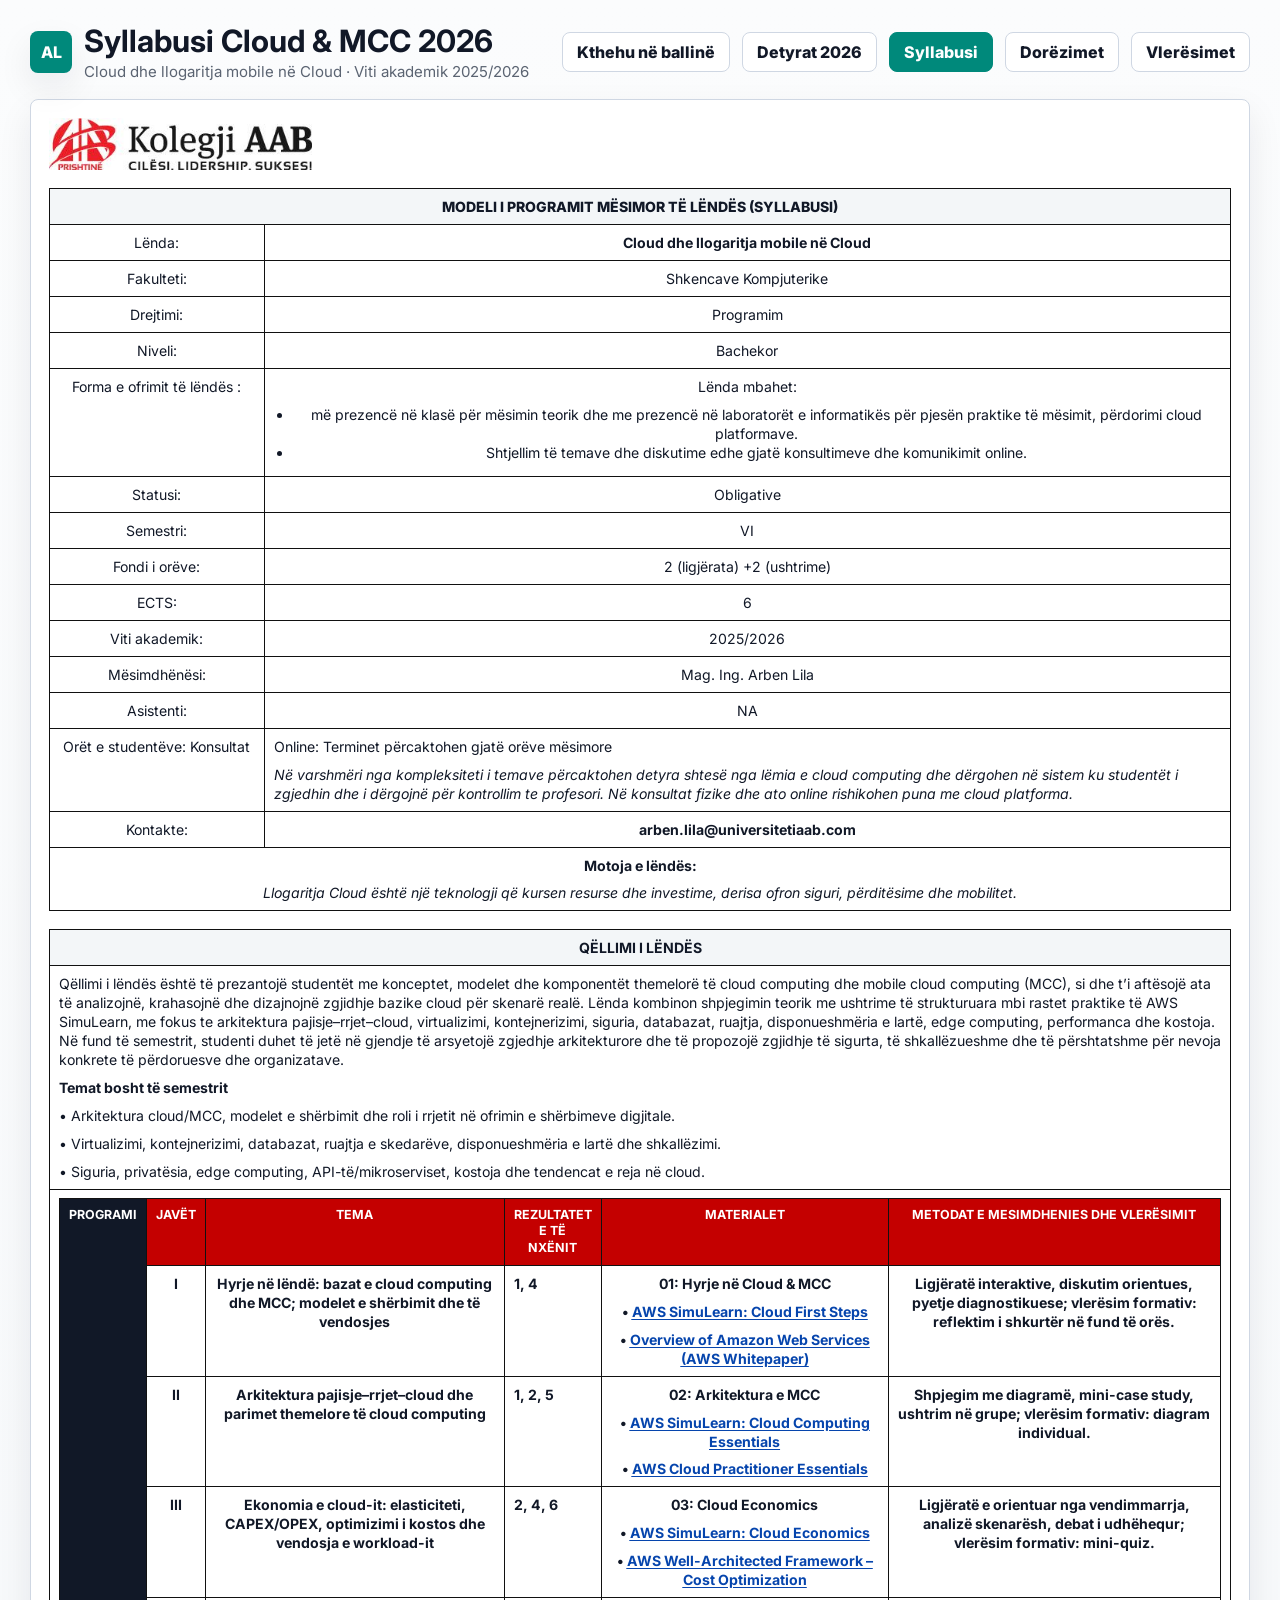
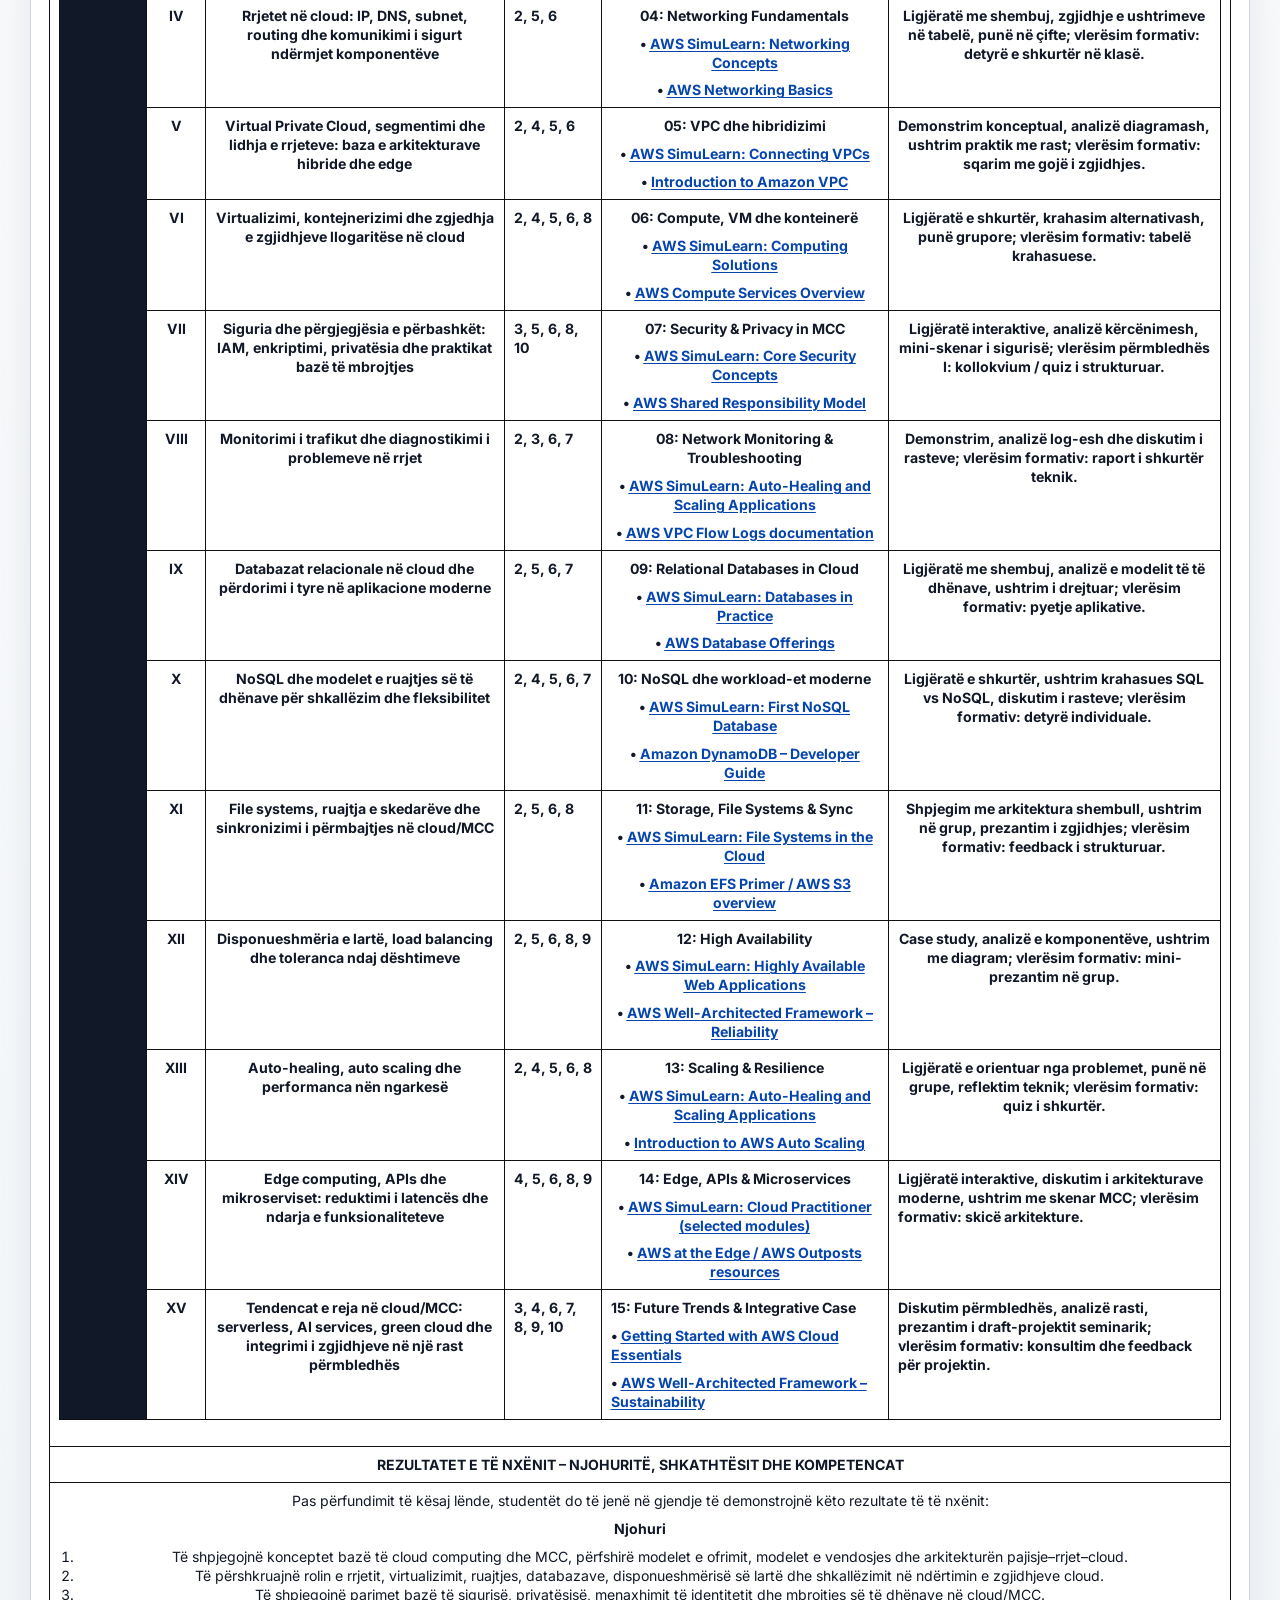
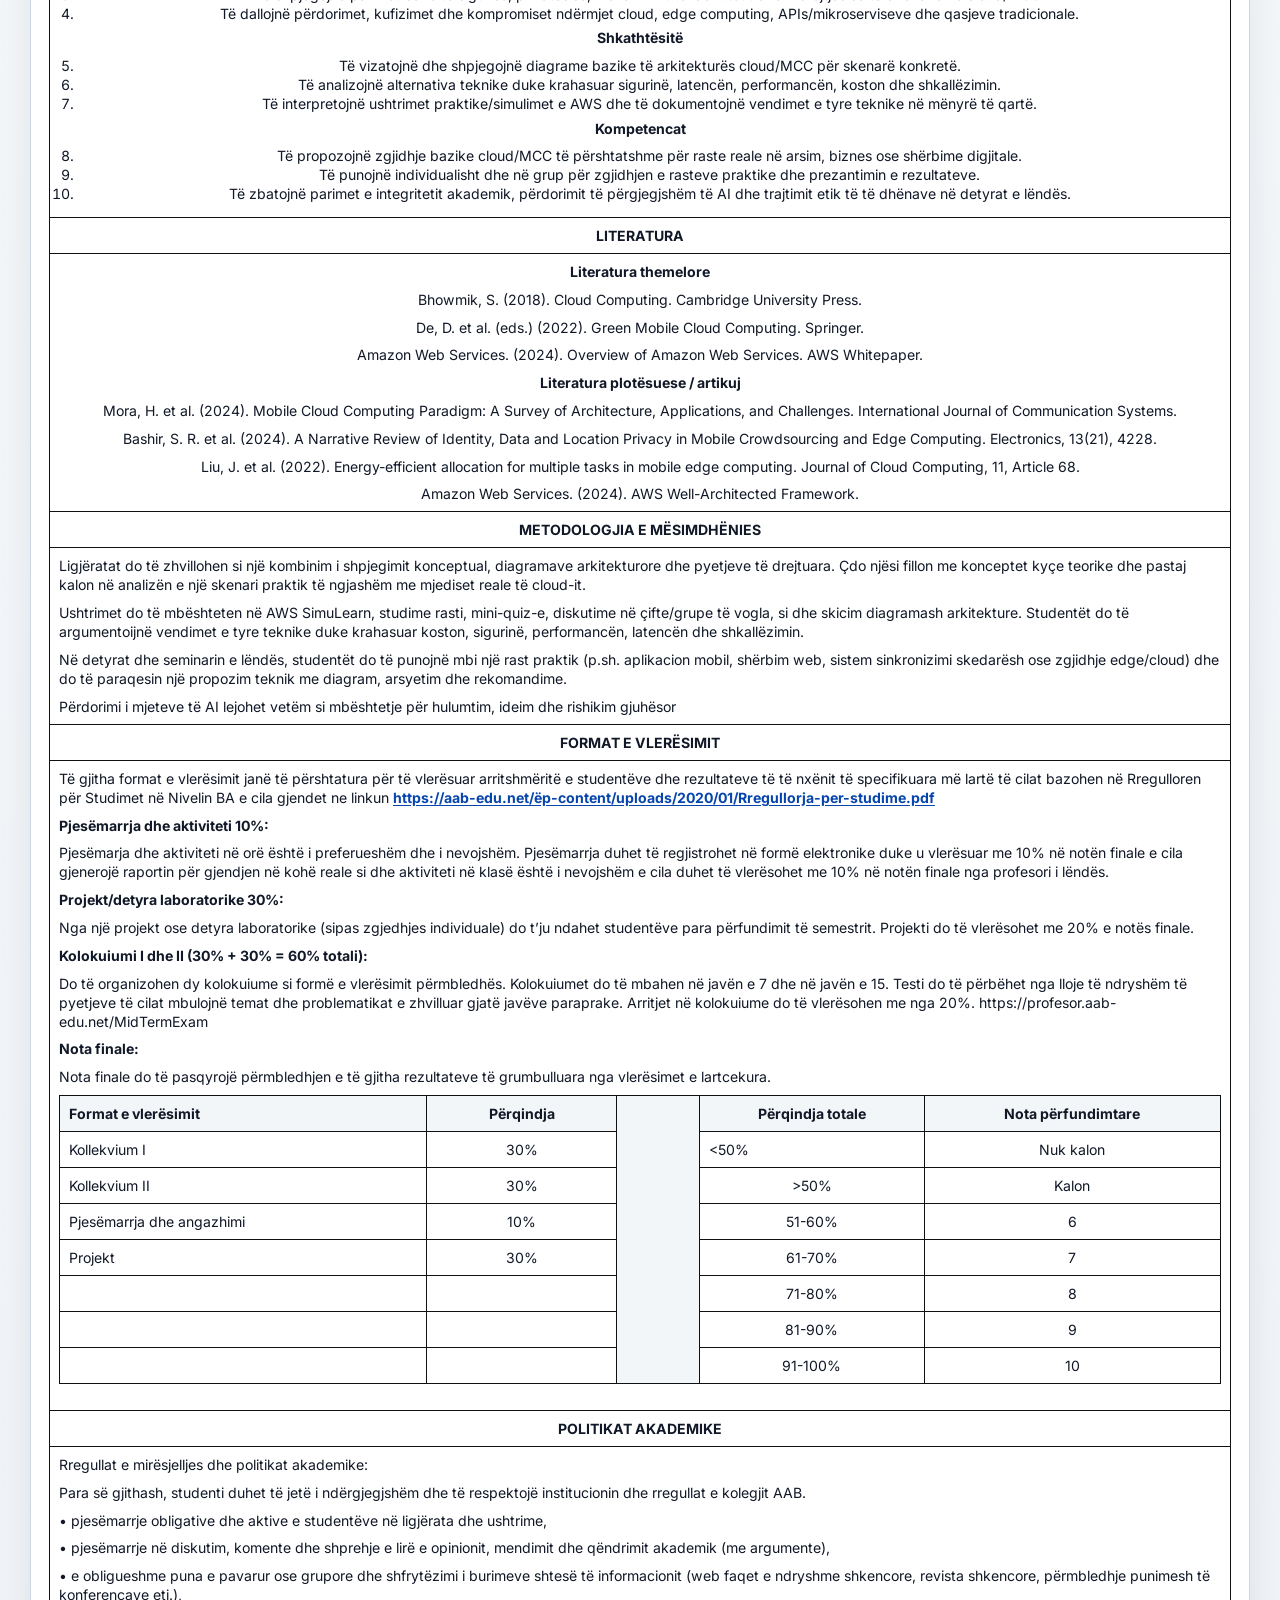
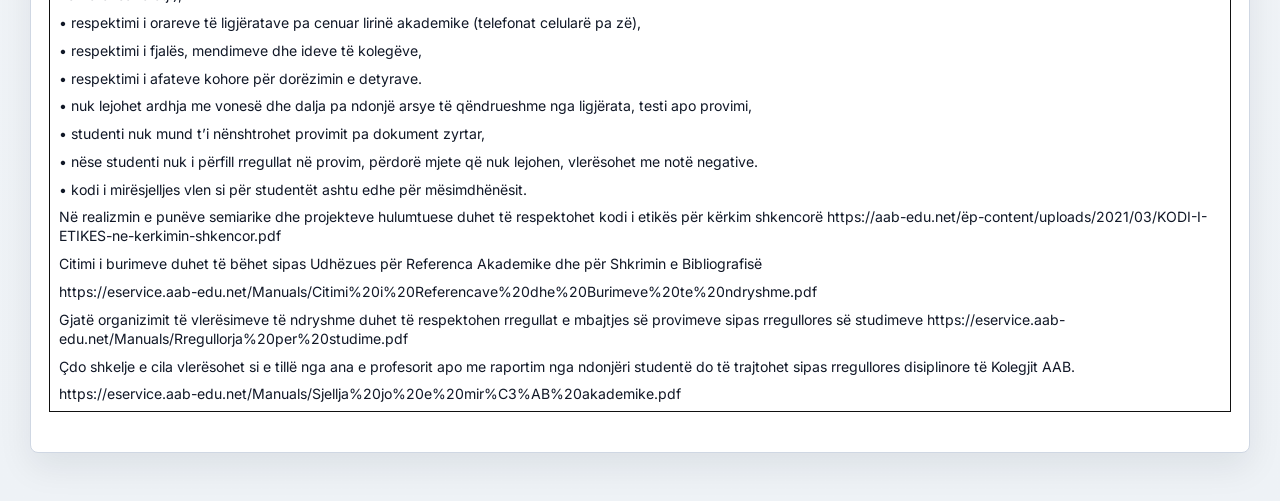
<file: syllabus-mcc-2026.html>
<!DOCTYPE html>
<html lang="sq">
<head>
  <meta charset="UTF-8">
  <meta name="viewport" content="width=device-width, initial-scale=1.0">
  <title>Syllabusi Cloud & MCC 2026</title>
  <meta name="description" content="Syllabusi zyrtar 2025/2026 per Cloud Computing dhe Mobile Cloud Computing.">
  <link rel="icon" href="data:image/svg+xml,%3Csvg xmlns='http://www.w3.org/2000/svg' viewBox='0 0 64 64'%3E%3Crect width='64' height='64' rx='12' fill='%2300897b'/%3E%3Cpath d='M18 40h28a10 10 0 0 0-1.7-19.9A14 14 0 0 0 18.8 24 8 8 0 0 0 18 40Z' fill='white'/%3E%3C/svg%3E">
  <link rel="preconnect" href="https://fonts.googleapis.com">
  <link rel="preconnect" href="https://fonts.gstatic.com" crossorigin>
  <link href="https://fonts.googleapis.com/css2?family=Inter:wght@400;600;700;800&display=swap" rel="stylesheet">
  <style>
    :root {
      --ink: #111827;
      --muted: #5b6472;
      --line: #cfd7e3;
      --paper: #ffffff;
      --wash: #f6f8fb;
      --teal: #00897b;
      --red: #c40000;
      --shadow: 0 14px 34px rgba(17, 24, 39, 0.08);
      --radius: 8px;
    }

    * { box-sizing: border-box; }

    body {
      margin: 0;
      min-height: 100vh;
      background: linear-gradient(180deg, #fbfcfd 0%, #eef2f6 100%);
      color: var(--ink);
      font-family: Inter, system-ui, -apple-system, BlinkMacSystemFont, "Segoe UI", sans-serif;
      letter-spacing: 0;
    }

    .shell {
      width: min(1220px, calc(100% - 32px));
      margin: 0 auto;
      padding: 24px 0 48px;
    }

    .topbar,
    .brand,
    .top-actions {
      display: flex;
      align-items: center;
      gap: 12px;
    }

    .topbar {
      justify-content: space-between;
      margin-bottom: 18px;
    }

    .brand-mark {
      display: grid;
      width: 42px;
      height: 42px;
      place-items: center;
      border-radius: var(--radius);
      background: var(--teal);
      color: white;
      font-weight: 800;
      box-shadow: var(--shadow);
      flex: 0 0 auto;
    }

    h1 {
      margin: 0;
      font-size: clamp(1.35rem, 2.4vw, 2rem);
      line-height: 1.1;
    }

    .brand p {
      margin: 4px 0 0;
      color: var(--muted);
      font-size: 0.94rem;
    }

    .button {
      display: inline-flex;
      min-height: 40px;
      align-items: center;
      justify-content: center;
      padding: 0 14px;
      border: 1px solid var(--line);
      border-radius: var(--radius);
      background: var(--paper);
      color: var(--ink);
      font: inherit;
      font-weight: 800;
      text-decoration: none;
      white-space: nowrap;
    }

    .button.active,
    .button[aria-current="page"] {
      border-color: var(--teal);
      background: var(--teal);
      color: white;
    }

    .document-card {
      overflow: hidden;
      border: 1px solid var(--line);
      border-radius: var(--radius);
      background: var(--paper);
      box-shadow: var(--shadow);
    }

    .syllabus-content {
      padding: 18px;
    }

    .syllabus-content > p:first-child {
      margin: 0 0 14px;
    }

    .syllabus-content img {
      max-width: min(320px, 100%);
      height: auto !important;
    }

    .syllabus-content table {
      width: 100%;
      margin: 0 0 18px;
      border-collapse: collapse;
      table-layout: fixed;
      background: white;
    }

    .syllabus-content .program-table,
    .syllabus-content .assessment-table {
      min-width: 1120px;
    }

    .syllabus-content .program-table {
      table-layout: auto;
    }

    .syllabus-content .program-table tr:first-child th {
      background: var(--red);
      color: white;
      text-align: center;
      text-transform: uppercase;
      font-size: 0.78rem;
    }

    .syllabus-content .program-table tr:first-child th:first-child {
      background: #111827;
    }

    .syllabus-content th,
    .syllabus-content td {
      border: 1px solid #111;
      padding: 8px 9px;
      vertical-align: top;
      line-height: 1.35;
      font-size: 0.88rem;
    }

    .syllabus-content th {
      font-weight: 700;
      background: #fff;
    }

    .syllabus-content table:first-of-type tr:first-child td,
    .syllabus-content table:nth-of-type(2) tr:first-child td,
    .syllabus-content table:nth-of-type(4) tr:first-child td,
    .syllabus-content table:nth-of-type(5) tr:first-child td {
      background: #f3f6f8;
      font-weight: 800;
    }

    .syllabus-content p {
      margin: 0 0 0.55rem;
    }

    .syllabus-content p:last-child,
    .syllabus-content li:last-child p {
      margin-bottom: 0;
    }

    .syllabus-content ul,
    .syllabus-content ol {
      margin: 0.35rem 0 0.35rem 1.2rem;
      padding: 0;
    }

    .syllabus-content a {
      color: #0645ad;
      font-weight: 700;
      text-decoration: underline;
      text-underline-offset: 2px;
      overflow-wrap: anywhere;
    }

    .table-scroll {
      overflow-x: auto;
      padding-bottom: 4px;
    }

    @media (max-width: 840px) {
      .topbar {
        align-items: stretch;
        flex-direction: column;
      }

      .top-actions {
        flex-wrap: wrap;
      }

      .button {
        flex: 1;
      }

      .syllabus-content {
        padding: 12px;
      }
    }
  </style>
</head>
<body>
  <main class="shell">
    <header class="topbar">
      <div class="brand">
        <div class="brand-mark" aria-hidden="true">AL</div>
        <div>
          <h1>Syllabusi Cloud & MCC 2026</h1>
          <p>Cloud dhe llogaritja mobile në Cloud · Viti akademik 2025/2026</p>
        </div>
      </div>
      <nav class="top-actions" aria-label="Navigimi kryesor">
        <a class="button" href="index.html">Kthehu në ballinë</a>
        <a class="button" href="mcc-2026.html">Detyrat 2026</a>
        <a class="button active" href="syllabus-mcc-2026.html" aria-current="page">Syllabusi</a>
        <a class="button" href="submissions-2026.html">Dorëzimet</a>
        <a class="button" href="evaluations-2026.html">Vlerësimet</a>
      </nav>
    </header>

    <section class="document-card" aria-label="Syllabusi zyrtar">
      <div class="table-scroll">
        <article class="syllabus-content">
<p><img src="assets/syllabus-mcc-2026-media/media/image1.jpg" style="width:2.74167in;height:0.54792in" /></p>
<table>
<colgroup>
<col style="width: 18%" />
<col style="width: 81%" />
</colgroup>
<tbody>
<tr>
<td colspan="2" style="text-align: center;">MODELI I PROGRAMIT MËSIMOR TË LËNDËS (SYLLABUSI)</td>
</tr>
<tr>
<td style="text-align: center;">Lënda:</td>
<td style="text-align: center;"><strong>Cloud dhe llogaritja mobile në Cloud</strong></td>
</tr>
<tr>
<td style="text-align: center;">Fakulteti:</td>
<td style="text-align: center;">Shkencave Kompjuterike</td>
</tr>
<tr>
<td style="text-align: center;">Drejtimi:</td>
<td style="text-align: center;">Programim</td>
</tr>
<tr>
<td style="text-align: center;">Niveli:</td>
<td style="text-align: center;">Bachekor</td>
</tr>
<tr>
<td style="text-align: center;">Forma e ofrimit të lëndës :</td>
<td style="text-align: center;"><p>Lënda mbahet:</p>
<ul>
<li><p>më prezencë në klasë për mësimin teorik dhe me prezencë në laboratorët e informatikës për pjesën praktike të mësimit, përdorimi cloud platformave.</p></li>
<li><p>Shtjellim të temave dhe diskutime edhe gjatë konsultimeve dhe komunikimit online.</p></li>
</ul></td>
</tr>
<tr>
<td style="text-align: center;">Statusi:</td>
<td style="text-align: center;">Obligative</td>
</tr>
<tr>
<td style="text-align: center;">Semestri:</td>
<td style="text-align: center;">VI</td>
</tr>
<tr>
<td style="text-align: center;">Fondi i orëve:</td>
<td style="text-align: center;">2 (ligjërata) +2 (ushtrime)</td>
</tr>
<tr>
<td style="text-align: center;">ECTS:</td>
<td style="text-align: center;">6</td>
</tr>
<tr>
<td style="text-align: center;">Viti akademik:</td>
<td style="text-align: center;">2025/2026</td>
</tr>
<tr>
<td style="text-align: center;">Mësimdhënësi:</td>
<td style="text-align: center;">Mag. Ing. Arben Lila</td>
</tr>
<tr>
<td style="text-align: center;">Asistenti:</td>
<td style="text-align: center;">NA</td>
</tr>
<tr>
<td style="text-align: center;">Orët e studentëve: Konsultat</td>
<td style="text-align: left;"><p>Online: Terminet përcaktohen gjatë orëve mësimore</p>
<p><em>Në varshmëri nga kompleksiteti i temave përcaktohen detyra shtesë nga lëmia e cloud computing dhe dërgohen në sistem ku studentët i zgjedhin dhe i dërgojnë për kontrollim te profesori. Në konsultat fizike dhe ato online rishikohen puna me cloud platforma.</em></p></td>
</tr>
<tr>
<td style="text-align: center;">Kontakte:</td>
<td style="text-align: center;"><strong>arben.lila@universitetiaab.com</strong></td>
</tr>
<tr>
<td colspan="2" style="text-align: center;"><p><strong>Motoja e lëndës:</strong></p>
<p><em>Llogaritja Cloud është një teknologji që kursen resurse dhe investime, derisa ofron siguri, përditësime dhe mobilitet.</em></p></td>
</tr>
</tbody>
</table>
<table>
<colgroup>
<col style="width: 100%" />
</colgroup>
<tbody>
<tr>
<td style="text-align: center;"><strong>QËLLIMI I LËNDËS</strong></td>
</tr>
<tr>
<td style="text-align: left;"><p>Qëllimi i lëndës është të prezantojë studentët me konceptet, modelet dhe komponentët themelorë të cloud computing dhe mobile cloud computing (MCC), si dhe t’i aftësojë ata të analizojnë, krahasojnë dhe dizajnojnë zgjidhje bazike cloud për skenarë realë. Lënda kombinon shpjegimin teorik me ushtrime të strukturuara mbi rastet praktike të AWS SimuLearn, me fokus te arkitektura pajisje–rrjet–cloud, virtualizimi, kontejnerizimi, siguria, databazat, ruajtja, disponueshmëria e lartë, edge computing, performanca dhe kostoja. Në fund të semestrit, studenti duhet të jetë në gjendje të arsyetojë zgjedhje arkitekturore dhe të propozojë zgjidhje të sigurta, të shkallëzueshme dhe të përshtatshme për nevoja konkrete të përdoruesve dhe organizatave.</p>
<p><strong>Temat bosht të semestrit</strong></p>
<p>• Arkitektura cloud/MCC, modelet e shërbimit dhe roli i rrjetit në ofrimin e shërbimeve digjitale.</p>
<p>• Virtualizimi, kontejnerizimi, databazat, ruajtja e skedarëve, disponueshmëria e lartë dhe shkallëzimi.</p>
<p>• Siguria, privatësia, edge computing, API-të/mikroserviset, kostoja dhe tendencat e reja në cloud.</p></td>
</tr>
<tr>
<td style="text-align: center;"><div class="program-table-wrap"><table class="program-table">
<colgroup>
<col style="width: 4%" />
<col style="width: 5%" />
<col style="width: 26%" />
<col style="width: 8%" />
<col style="width: 25%" />
<col style="width: 29%" />
</colgroup>
<thead>
<tr>
<th rowspan="16" style="text-align: center;"><strong>PROGRAMI</strong></th>
<th style="text-align: center;"><strong>JAVËT</strong></th>
<th style="text-align: center;"><strong>TEMA</strong></th>
<th style="text-align: center;"><strong>Rezultatet e të nxënit</strong></th>
<th style="text-align: center;"><strong>Materialet</strong></th>
<th style="text-align: center;"><strong>METODAT E MESIMDHENIES DHE VLERËSIMIT</strong></th>
</tr>
<tr>
<th style="text-align: center;"><strong>I</strong></th>
<th>Hyrje në lëndë: bazat e cloud computing dhe MCC; modelet e shërbimit dhe të vendosjes</th>
<th style="text-align: left;">1, 4</th>
<th><p>01: Hyrje në Cloud &amp; MCC</p>
<p>• <a href="https://skillbuilder.aws/learn/W94AYNMYDS/aws-simulearn-cloud-first-steps/B8K46VES8S"><u>AWS SimuLearn: Cloud First Steps</u></a></p>
<p>• <a href="https://docs.aws.amazon.com/pdfs/whitepapers/latest/aws-overview/aws-overview.pdf"><u>Overview of Amazon Web Services (AWS Whitepaper)</u></a></p></th>
<th>Ligjëratë interaktive, diskutim orientues, pyetje diagnostikuese; vlerësim formativ: reflektim i shkurtër në fund të orës.</th>
</tr>
<tr>
<th style="text-align: center;"><strong>II</strong></th>
<th>Arkitektura pajisje–rrjet–cloud dhe parimet themelore të cloud computing</th>
<th style="text-align: left;">1, 2, 5</th>
<th><p>02: Arkitektura e MCC</p>
<p>• <a href="https://skillbuilder.aws/learn/JUV48NHGQY/aws-simulearn-cloud-computing-essentials/QB768XECES"><u>AWS SimuLearn: Cloud Computing Essentials</u></a></p>
<p>• <a href="https://explore.skillbuilder.aws/learn/course/external/view/elearning/134/aws-cloud-practitioner-essentials"><u>AWS Cloud Practitioner Essentials</u></a></p></th>
<th>Shpjegim me diagramë, mini-case study, ushtrim në grupe; vlerësim formativ: diagram individual.</th>
</tr>
<tr>
<th style="text-align: center;"><strong>III</strong></th>
<th>Ekonomia e cloud-it: elasticiteti, CAPEX/OPEX, optimizimi i kostos dhe vendosja e workload-it</th>
<th style="text-align: left;">2, 4, 6</th>
<th><p>03: Cloud Economics</p>
<p>• <a href="https://skillbuilder.aws/learn/34JD3AJ1GA/aws-simulearn-cloud-economics/ETYKA5GAU4"><u>AWS SimuLearn: Cloud Economics</u></a></p>
<p>• <a href="https://docs.aws.amazon.com/wellarchitected/latest/framework/welcome.html"><u>AWS Well-Architected Framework – Cost Optimization</u></a></p></th>
<th>Ligjëratë e orientuar nga vendimmarrja, analizë skenarësh, debat i udhëhequr; vlerësim formativ: mini-quiz.</th>
</tr>
<tr>
<th style="text-align: center;"><strong>IV</strong></th>
<th>Rrjetet në cloud: IP, DNS, subnet, routing dhe komunikimi i sigurt ndërmjet komponentëve</th>
<th style="text-align: left;">2, 5, 6</th>
<th><p>04: Networking Fundamentals</p>
<p>• <a href="https://skillbuilder.aws/learn/XCEMH2NXKJ/aws-simulearn-networking-concepts/QN5P4AJMUV"><u>AWS SimuLearn: Networking Concepts</u></a></p>
<p>• <a href="https://explore.skillbuilder.aws/learn/course/external/view/elearning/12439/aws-networking-basics"><u>AWS Networking Basics</u></a></p></th>
<th>Ligjëratë me shembuj, zgjidhje e ushtrimeve në tabelë, punë në çifte; vlerësim formativ: detyrë e shkurtër në klasë.</th>
</tr>
<tr>
<th style="text-align: center;"><strong>V</strong></th>
<th>Virtual Private Cloud, segmentimi dhe lidhja e rrjeteve: baza e arkitekturave hibride dhe edge</th>
<th style="text-align: left;">2, 4, 5, 6</th>
<th><p>05: VPC dhe hibridizimi</p>
<p>• <a href="https://skillbuilder.aws/learn/46NC4HQFUY/aws-simulearn-connecting-vpcs/J7QJJRTCTG"><u>AWS SimuLearn: Connecting VPCs</u></a></p>
<p>• <a href="https://docs.aws.amazon.com/vpc/latest/userguide/what-is-amazon-vpc.html"><u>Introduction to Amazon VPC</u></a></p></th>
<th>Demonstrim konceptual, analizë diagramash, ushtrim praktik me rast; vlerësim formativ: sqarim me gojë i zgjidhjes.</th>
</tr>
<tr>
<th style="text-align: center;"><strong>VI</strong></th>
<th>Virtualizimi, kontejnerizimi dhe zgjedhja e zgjidhjeve llogaritëse në cloud</th>
<th style="text-align: left;">2, 4, 5, 6, 8</th>
<th><p>06: Compute, VM dhe konteinerë</p>
<p>• <a href="https://skillbuilder.aws/learn/NZ6D7QYABD/aws-simulearn-computing-solutions/YQA9623D5T"><u>AWS SimuLearn: Computing Solutions</u></a></p>
<p>• <a href="https://explore.skillbuilder.aws/learn/course/external/view/elearning/199/aws-compute-services-overview"><u>AWS Compute Services Overview</u></a></p></th>
<th>Ligjëratë e shkurtër, krahasim alternativash, punë grupore; vlerësim formativ: tabelë krahasuese.</th>
</tr>
<tr>
<th style="text-align: center;"><strong>VII</strong></th>
<th>Siguria dhe përgjegjësia e përbashkët: IAM, enkriptimi, privatësia dhe praktikat bazë të mbrojtjes</th>
<th style="text-align: left;">3, 5, 6, 8, 10</th>
<th><p>07: Security &amp; Privacy in MCC</p>
<p>• <a href="https://skillbuilder.aws/learn/3KYWQBTSTV/aws-simulearn-core-security-concepts/Q29T2DWZPK"><u>AWS SimuLearn: Core Security Concepts</u></a></p>
<p>• <a href="https://explore.skillbuilder.aws/learn/course/155/aws-shared-responsibility-model"><u>AWS Shared Responsibility Model</u></a></p></th>
<th>Ligjëratë interaktive, analizë kërcënimesh, mini-skenar i sigurisë; vlerësim përmbledhës I: kollokvium / quiz i strukturuar.</th>
</tr>
<tr>
<th style="text-align: center;"><strong>VIII</strong></th>
<th>Monitorimi i trafikut dhe diagnostikimi i problemeve në rrjet</th>
<th style="text-align: left;">2, 3, 6, 7</th>
<th><p>08: Network Monitoring &amp; Troubleshooting</p>
<p>• <a href="https://skillbuilder.aws/learn/ND78HW21FD/aws-simulearn-autohealing-and-scaling-applications/1C6SZU2GKX"><u>AWS SimuLearn: Auto-Healing and Scaling Applications</u></a></p>
<p>• <a href="https://docs.aws.amazon.com/vpc/latest/userguide/flow-logs.html"><u>AWS VPC Flow Logs documentation</u></a></p></th>
<th>Demonstrim, analizë log-esh dhe diskutim i rasteve; vlerësim formativ: raport i shkurtër teknik.</th>
</tr>
<tr>
<th style="text-align: center;"><strong>IX</strong></th>
<th>Databazat relacionale në cloud dhe përdorimi i tyre në aplikacione moderne</th>
<th style="text-align: left;">2, 5, 6, 7</th>
<th><p>09: Relational Databases in Cloud</p>
<p>• <a href="https://skillbuilder.aws/learn/6VTV7UQ6CY/aws-simulearn-databases-in-practice/3M6ZTC32MX"><u>AWS SimuLearn: Databases in Practice</u></a></p>
<p>• <a href="https://explore.skillbuilder.aws/learn/course/external/view/elearning/61/aws-database-offerings"><u>AWS Database Offerings</u></a></p></th>
<th>Ligjëratë me shembuj, analizë e modelit të të dhënave, ushtrim i drejtuar; vlerësim formativ: pyetje aplikative.</th>
</tr>
<tr>
<th style="text-align: center;"><strong>X</strong></th>
<th>NoSQL dhe modelet e ruajtjes së të dhënave për shkallëzim dhe fleksibilitet</th>
<th style="text-align: left;">2, 4, 5, 6, 7</th>
<th><p>10: NoSQL dhe workload-et moderne</p>
<p>• <a href="https://skillbuilder.aws/learn/BF6P6UBMK7/aws-simulearn-first-nosql-database/2BYZJD6PTB"><u>AWS SimuLearn: First NoSQL Database</u></a></p>
<p>• <a href="https://docs.aws.amazon.com/amazondynamodb/latest/developerguide/Introduction.html"><u>Amazon DynamoDB – Developer Guide</u></a></p></th>
<th>Ligjëratë e shkurtër, ushtrim krahasues SQL vs NoSQL, diskutim i rasteve; vlerësim formativ: detyrë individuale.</th>
</tr>
<tr>
<th style="text-align: center;"><strong>XI</strong></th>
<th>File systems, ruajtja e skedarëve dhe sinkronizimi i përmbajtjes në cloud/MCC</th>
<th style="text-align: left;">2, 5, 6, 8</th>
<th><p>11: Storage, File Systems &amp; Sync</p>
<p>• <a href="https://skillbuilder.aws/learn/A5M8X2CHM3/aws-simulearn-file-systems-in-the-cloud/RAJVAUNMHR"><u>AWS SimuLearn: File Systems in the Cloud</u></a></p>
<p>• <a href="https://docs.aws.amazon.com/AmazonS3/latest/userguide/Welcome.html"><u>Amazon EFS Primer / AWS S3 overview</u></a></p></th>
<th>Shpjegim me arkitektura shembull, ushtrim në grup, prezantim i zgjidhjes; vlerësim formativ: feedback i strukturuar.</th>
</tr>
<tr>
<th style="text-align: center;"><strong>XII</strong></th>
<th>Disponueshmëria e lartë, load balancing dhe toleranca ndaj dështimeve</th>
<th style="text-align: left;">2, 5, 6, 8, 9</th>
<th><p>12: High Availability</p>
<p>• <a href="https://skillbuilder.aws/learn/MSNJKZ17FF/aws-simulearn-highly-available-web-applications/7MVYAZPHY4"><u>AWS SimuLearn: Highly Available Web Applications</u></a></p>
<p>• <a href="https://docs.aws.amazon.com/wellarchitected/latest/framework/welcome.html"><u>AWS Well-Architected Framework – Reliability</u></a></p></th>
<th>Case study, analizë e komponentëve, ushtrim me diagram; vlerësim formativ: mini-prezantim në grup.</th>
</tr>
<tr>
<th style="text-align: center;"><strong>XIII</strong></th>
<th>Auto-healing, auto scaling dhe performanca nën ngarkesë</th>
<th style="text-align: left;">2, 4, 5, 6, 8</th>
<th><p>13: Scaling &amp; Resilience</p>
<p>• <a href="https://skillbuilder.aws/learn/ND78HW21FD/aws-simulearn-autohealing-and-scaling-applications/1C6SZU2GKX"><u>AWS SimuLearn: Auto-Healing and Scaling Applications</u></a></p>
<p>• <a href="https://explore.skillbuilder.aws/learn/course/internal/view/elearning/124/introduction-to-aws-auto-scaling"><u>Introduction to AWS Auto Scaling</u></a></p></th>
<th>Ligjëratë e orientuar nga problemet, punë në grupe, reflektim teknik; vlerësim formativ: quiz i shkurtër.</th>
</tr>
<tr>
<th style="text-align: center;"><strong>XIV</strong></th>
<th>Edge computing, APIs dhe mikroserviset: reduktimi i latencës dhe ndarja e funksionaliteteve</th>
<th style="text-align: left;">4, 5, 6, 8, 9</th>
<th><p>14: Edge, APIs &amp; Microservices</p>
<p>• <a href="https://skillbuilder.aws/learning-plan/EKHCUEWUUC/aws-simulearn-cloud-practitioner/1UQVR262ZB"><u>AWS SimuLearn: Cloud Practitioner (selected modules)</u></a></p>
<p>• <a href="https://aws.amazon.com/outposts/rack/resources/"><u>AWS at the Edge / AWS Outposts resources</u></a></p></th>
<th style="text-align: left;">Ligjëratë interaktive, diskutim i arkitekturave moderne, ushtrim me skenar MCC; vlerësim formativ: skicë arkitekture.</th>
</tr>
<tr>
<th style="text-align: center;"><strong>XV</strong></th>
<th>Tendencat e reja në cloud/MCC: serverless, AI services, green cloud dhe integrimi i zgjidhjeve në një rast përmbledhës</th>
<th style="text-align: left;">3, 4, 6, 7, 8, 9, 10</th>
<th style="text-align: left;"><p>15: Future Trends &amp; Integrative Case</p>
<p>• <a href="https://explore.skillbuilder.aws/learn/course/external/view/elearning/15009/getting-started-with-aws-cloud-essentials">Getting Started with AWS Cloud Essentials</a></p>
<p>• <a href="https://docs.aws.amazon.com/wellarchitected/latest/framework/welcome.html">AWS Well-Architected Framework – Sustainability</a></p></th>
<th style="text-align: left;">Diskutim përmbledhës, analizë rasti, prezantim i draft-projektit seminarik; vlerësim formativ: konsultim dhe feedback për projektin.</th>
</tr>
</thead>
<tbody>
</tbody>
</table></div></td>
</tr>
<tr>
<td style="text-align: center;"><strong>REZULTATET E TË NXËNIT – NJOHURITË, SHKATHTËSIT DHE KOMPETENCAT</strong></td>
</tr>
<tr>
<td style="text-align: center;"><p>Pas përfundimit të kësaj lënde, studentët do të jenë në gjendje të demonstrojnë këto rezultate të të nxënit:</p>
<p><strong>Njohuri</strong></p>
<ol type="1">
<li><p>Të shpjegojnë konceptet bazë të cloud computing dhe MCC, përfshirë modelet e ofrimit, modelet e vendosjes dhe arkitekturën pajisje–rrjet–cloud.</p></li>
<li><p>Të përshkruajnë rolin e rrjetit, virtualizimit, ruajtjes, databazave, disponueshmërisë së lartë dhe shkallëzimit në ndërtimin e zgjidhjeve cloud.</p></li>
<li><p>Të shpjegojnë parimet bazë të sigurisë, privatësisë, menaxhimit të identitetit dhe mbrojtjes së të dhënave në cloud/MCC.</p></li>
<li><p>Të dallojnë përdorimet, kufizimet dhe kompromiset ndërmjet cloud, edge computing, APIs/mikroserviseve dhe qasjeve tradicionale.</p></li>
</ol>
<p><strong>Shkathtësitë</strong></p>
<ol start="5" type="1">
<li><p>Të vizatojnë dhe shpjegojnë diagrame bazike të arkitekturës cloud/MCC për skenarë konkretë.</p></li>
<li><p>Të analizojnë alternativa teknike duke krahasuar sigurinë, latencën, performancën, koston dhe shkallëzimin.</p></li>
<li><p>Të interpretojnë ushtrimet praktike/simulimet e AWS dhe të dokumentojnë vendimet e tyre teknike në mënyrë të qartë.</p></li>
</ol>
<p><strong>Kompetencat</strong></p>
<ol start="8" type="1">
<li><p>Të propozojnë zgjidhje bazike cloud/MCC të përshtatshme për raste reale në arsim, biznes ose shërbime digjitale.</p></li>
<li><p>Të punojnë individualisht dhe në grup për zgjidhjen e rasteve praktike dhe prezantimin e rezultateve.</p></li>
<li><p>Të zbatojnë parimet e integritetit akademik, përdorimit të përgjegjshëm të AI dhe trajtimit etik të të dhënave në detyrat e lëndës.</p></li>
</ol></td>
</tr>
<tr>
<td style="text-align: center;"><strong>LITERATURA</strong></td>
</tr>
<tr>
<td style="text-align: center;"><p><strong>Literatura themelore</strong></p>
<p>Bhowmik, S. (2018). Cloud Computing. Cambridge University Press.</p>
<p>De, D. et al. (eds.) (2022). Green Mobile Cloud Computing. Springer.</p>
<p>Amazon Web Services. (2024). Overview of Amazon Web Services. AWS Whitepaper.</p>
<p><strong>Literatura plotësuese / artikuj</strong></p>
<p>Mora, H. et al. (2024). Mobile Cloud Computing Paradigm: A Survey of Architecture, Applications, and Challenges. International Journal of Communication Systems.</p>
<p>Bashir, S. R. et al. (2024). A Narrative Review of Identity, Data and Location Privacy in Mobile Crowdsourcing and Edge Computing. Electronics, 13(21), 4228.</p>
<p>Liu, J. et al. (2022). Energy-efficient allocation for multiple tasks in mobile edge computing. Journal of Cloud Computing, 11, Article 68.</p>
<p>Amazon Web Services. (2024). AWS Well-Architected Framework.</p></td>
</tr>
<tr>
<td style="text-align: center;"><strong>METODOLOGJIA E MËSIMDHËNIES</strong></td>
</tr>
<tr>
<td style="text-align: left;"><p>Ligjëratat do të zhvillohen si një kombinim i shpjegimit konceptual, diagramave arkitekturore dhe pyetjeve të drejtuara. Çdo njësi fillon me konceptet kyçe teorike dhe pastaj kalon në analizën e një skenari praktik të ngjashëm me mjediset reale të cloud-it.</p>
<p>Ushtrimet do të mbështeten në AWS SimuLearn, studime rasti, mini-quiz-e, diskutime në çifte/grupe të vogla, si dhe skicim diagramash arkitekture. Studentët do të argumentoijnë vendimet e tyre teknike duke krahasuar koston, sigurinë, performancën, latencën dhe shkallëzimin.</p>
<p>Në detyrat dhe seminarin e lëndës, studentët do të punojnë mbi një rast praktik (p.sh. aplikacion mobil, shërbim web, sistem sinkronizimi skedarësh ose zgjidhje edge/cloud) dhe do të paraqesin një propozim teknik me diagram, arsyetim dhe rekomandime.</p>
<p>Përdorimi i mjeteve të AI lejohet vetëm si mbështetje për hulumtim, ideim dhe rishikim gjuhësor</p></td>
</tr>
<tr>
<td style="text-align: center;"><strong>FORMAT E VLERËSIMIT</strong></td>
</tr>
<tr>
<td style="text-align: left;"><p>Të gjitha format e vlerësimit janë të përshtatura për të vlerësuar arritshmëritë e studentëve dhe rezultateve të të nxënit të specifikuara më lartë të cilat bazohen në Rregulloren për Studimet në Nivelin BA e cila gjendet ne linkun <a href="https://aab-edu.net/wp-content/uploads/2020/01/Rregullorja-per-studime.pdf"><u>https://aab-edu.net/ëp-content/uploads/2020/01/Rregullorja-per-studime.pdf</u></a></p>
<p><strong>Pjesëmarrja dhe aktiviteti 10%:</strong></p>
<p>Pjesëmarja dhe aktiviteti në orë është i preferueshëm dhe i nevojshëm. Pjesëmarrja duhet të regjistrohet në formë elektronike duke u vlerësuar me 10% në notën finale e cila gjenerojë raportin për gjendjen në kohë reale si dhe aktiviteti në klasë është i nevojshëm e cila duhet të vlerësohet me 10% në notën finale nga profesori i lëndës.</p>
<p><strong>Projekt/detyra laboratorike 30%:</strong></p>
<p>Nga një projekt ose detyra laboratorike (sipas zgjedhjes individuale) do t’ju ndahet studentëve para përfundimit të semestrit. Projekti do të vlerësohet me 20% e notës finale.</p>
<p><strong>Kolokuiumi I dhe II (30% + 30% = 60% totali):</strong></p>
<p>Do të organizohen dy kolokuiume si formë e vlerësimit përmbledhës. Kolokuiumet do të mbahen në javën e 7 dhe në javën e 15. Testi do të përbëhet nga lloje të ndryshëm të pyetjeve të cilat mbulojnë temat dhe problematikat e zhvilluar gjatë javëve paraprake. Arritjet në kolokuiume do të vlerësohen me nga 20%. https://profesor.aab-edu.net/MidTermExam</p>
<p><strong>Nota finale:</strong></p>
<p>Nota finale do të pasqyrojë përmbledhjen e të gjitha rezultateve të grumbulluara nga vlerësimet e lartcekura.</p>
<table>
<colgroup>
<col style="width: 31%" />
<col style="width: 16%" />
<col style="width: 7%" />
<col style="width: 19%" />
<col style="width: 25%" />
</colgroup>
<tbody>
<tr>
<td style="text-align: left;"><strong>Format e vlerësimit</strong></td>
<td style="text-align: center;"><strong>Përqindja</strong></td>
<td rowspan="8" style="text-align: left;"></td>
<td style="text-align: center;"><strong>Përqindja totale</strong></td>
<td style="text-align: center;"><strong>Nota përfundimtare</strong></td>
</tr>
<tr>
<td style="text-align: left;">Kollekvium I</td>
<td style="text-align: center;">30%</td>
<td style="text-align: left;">&lt;50%</td>
<td style="text-align: center;">Nuk kalon</td>
</tr>
<tr>
<td style="text-align: left;">Kollekvium II</td>
<td style="text-align: center;">30%</td>
<td style="text-align: center;">&gt;50%</td>
<td style="text-align: center;">Kalon</td>
</tr>
<tr>
<td style="text-align: left;">Pjesëmarrja dhe angazhimi</td>
<td style="text-align: center;">10%</td>
<td style="text-align: center;">51-60%</td>
<td style="text-align: center;">6</td>
</tr>
<tr>
<td style="text-align: left;">Projekt</td>
<td style="text-align: center;">30%</td>
<td style="text-align: center;">61-70%</td>
<td style="text-align: center;">7</td>
</tr>
<tr>
<td style="text-align: left;"></td>
<td style="text-align: center;"></td>
<td style="text-align: center;">71-80%</td>
<td style="text-align: center;">8</td>
</tr>
<tr>
<td style="text-align: left;"></td>
<td style="text-align: center;"></td>
<td style="text-align: center;">81-90%</td>
<td style="text-align: center;">9</td>
</tr>
<tr>
<td style="text-align: left;"></td>
<td style="text-align: center;"></td>
<td style="text-align: center;">91-100%</td>
<td style="text-align: center;">10</td>
</tr>
</tbody>
</table></td>
</tr>
<tr>
<td style="text-align: center;"><strong>POLITIKAT AKADEMIKE</strong></td>
</tr>
<tr>
<td style="text-align: left;"><p>Rregullat e mirësjelljes dhe politikat akademike:</p>
<p>Para së gjithash, studenti duhet të jetë i ndërgjegjshëm dhe të respektojë institucionin dhe rregullat e kolegjit AAB.</p>
<p>• pjesëmarrje obligative dhe aktive e studentëve në ligjërata dhe ushtrime,</p>
<p>• pjesëmarrje në diskutim, komente dhe shprehje e lirë e opinionit, mendimit dhe qëndrimit akademik (me argumente),</p>
<p>• e obligueshme puna e pavarur ose grupore dhe shfrytëzimi i burimeve shtesë të informacionit (web faqet e ndryshme shkencore, revista shkencore, përmbledhje punimesh të konferencave etj.),</p>
<p>• respektimi i orareve të ligjëratave pa cenuar lirinë akademike (telefonat celularë pa zë),</p>
<p>• respektimi i fjalës, mendimeve dhe ideve të kolegëve,</p>
<p>• respektimi i afateve kohore për dorëzimin e detyrave.</p>
<p>• nuk lejohet ardhja me vonesë dhe dalja pa ndonjë arsye të qëndrueshme nga ligjërata, testi apo provimi,</p>
<p>• studenti nuk mund t’i nënshtrohet provimit pa dokument zyrtar,</p>
<p>• nëse studenti nuk i përfill rregullat në provim, përdorë mjete që nuk lejohen, vlerësohet me notë negative.</p>
<p>• kodi i mirësjelljes vlen si për studentët ashtu edhe për mësimdhënësit.</p>
<p>Në realizmin e punëve semiarike dhe projekteve hulumtuese duhet të respektohet kodi i etikës për kërkim shkencorë https://aab-edu.net/ëp-content/uploads/2021/03/KODI-I-ETIKES-ne-kerkimin-shkencor.pdf</p>
<p>Citimi i burimeve duhet të bëhet sipas Udhëzues për Referenca Akademike dhe për Shkrimin e Bibliografisë</p>
<p>https://eservice.aab-edu.net/Manuals/Citimi%20i%20Referencave%20dhe%20Burimeve%20te%20ndryshme.pdf</p>
<p>Gjatë organizimit të vlerësimeve të ndryshme duhet të respektohen rregullat e mbajtjes së provimeve sipas rregullores së studimeve https://eservice.aab-edu.net/Manuals/Rregullorja%20per%20studime.pdf</p>
<p>Çdo shkelje e cila vlerësohet si e tillë nga ana e profesorit apo me raportim nga ndonjëri studentë do të trajtohet sipas rregullores disiplinore të Kolegjit AAB.</p>
<p>https://eservice.aab-edu.net/Manuals/Sjellja%20jo%20e%20mir%C3%AB%20akademike.pdf</p></td>
</tr>
</tbody>
</table>

        </article>
      </div>
    </section>
  </main>
</body>
</html>
</file>
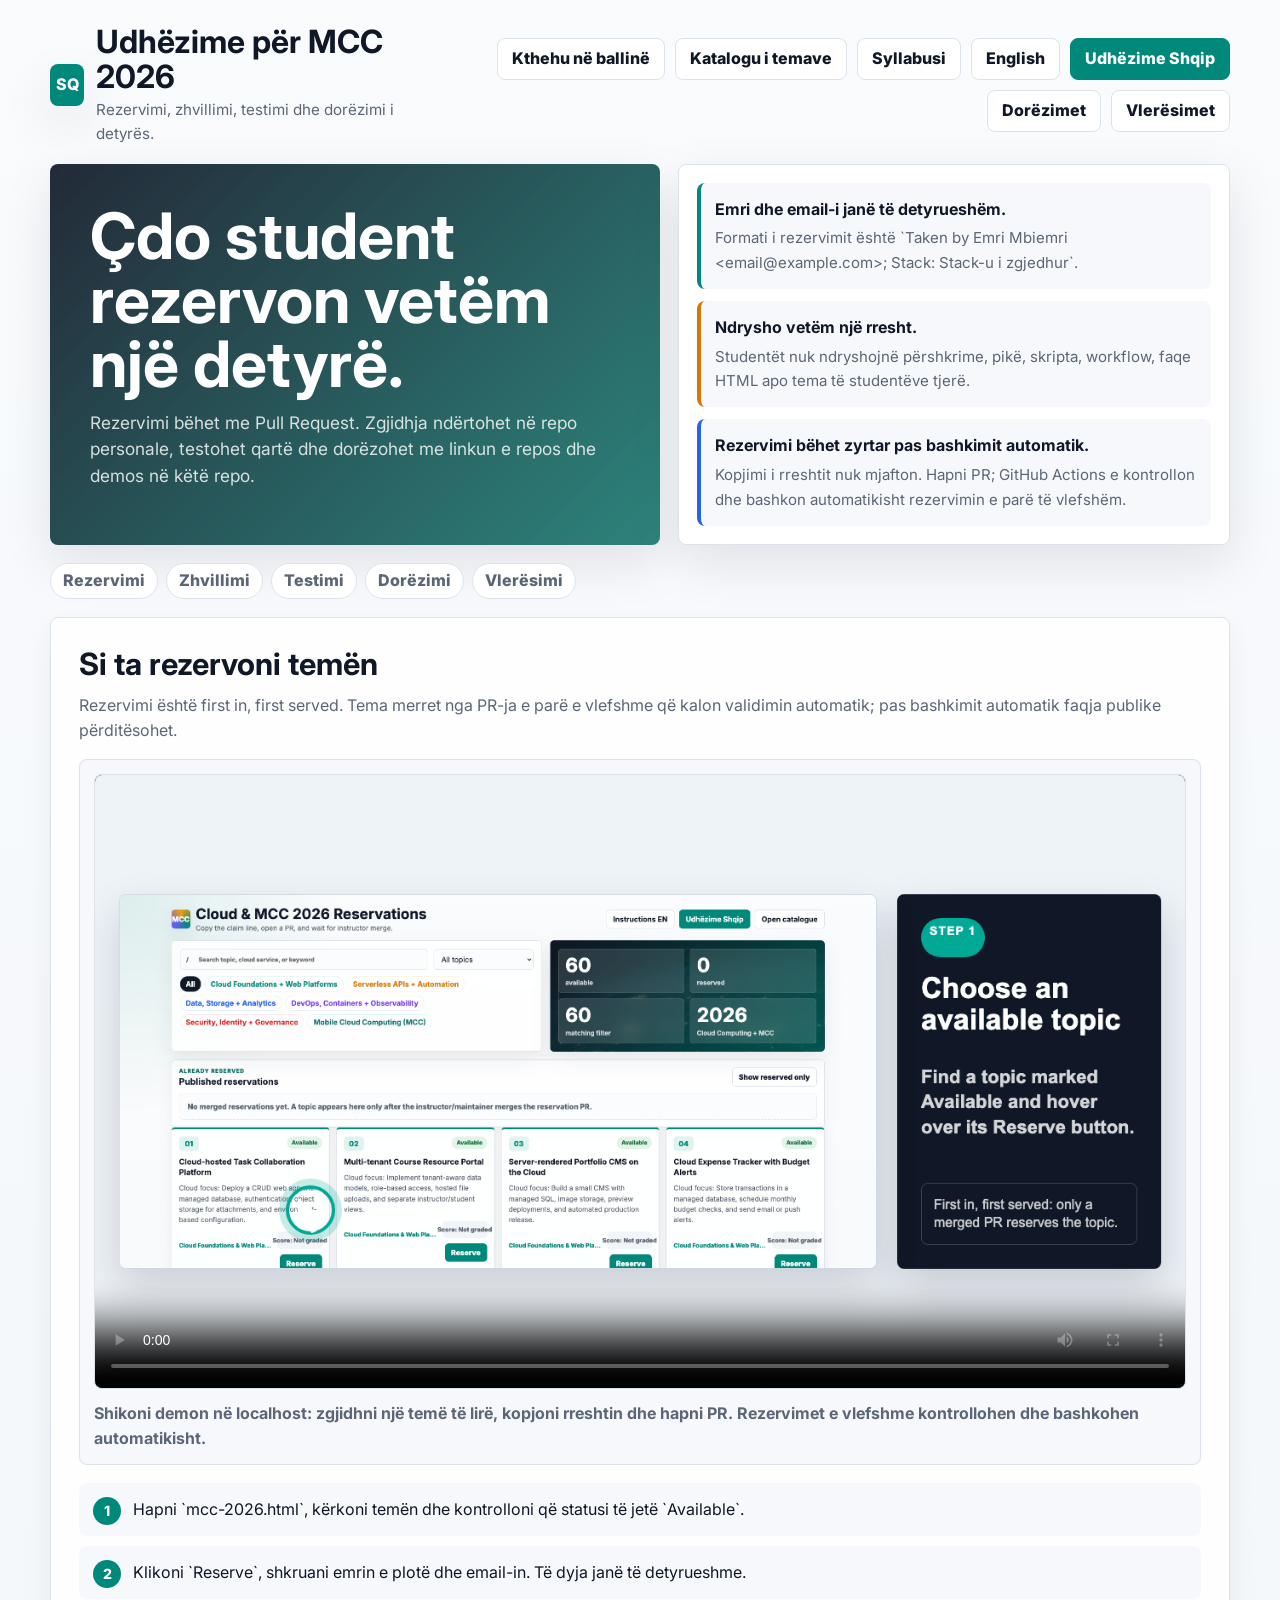
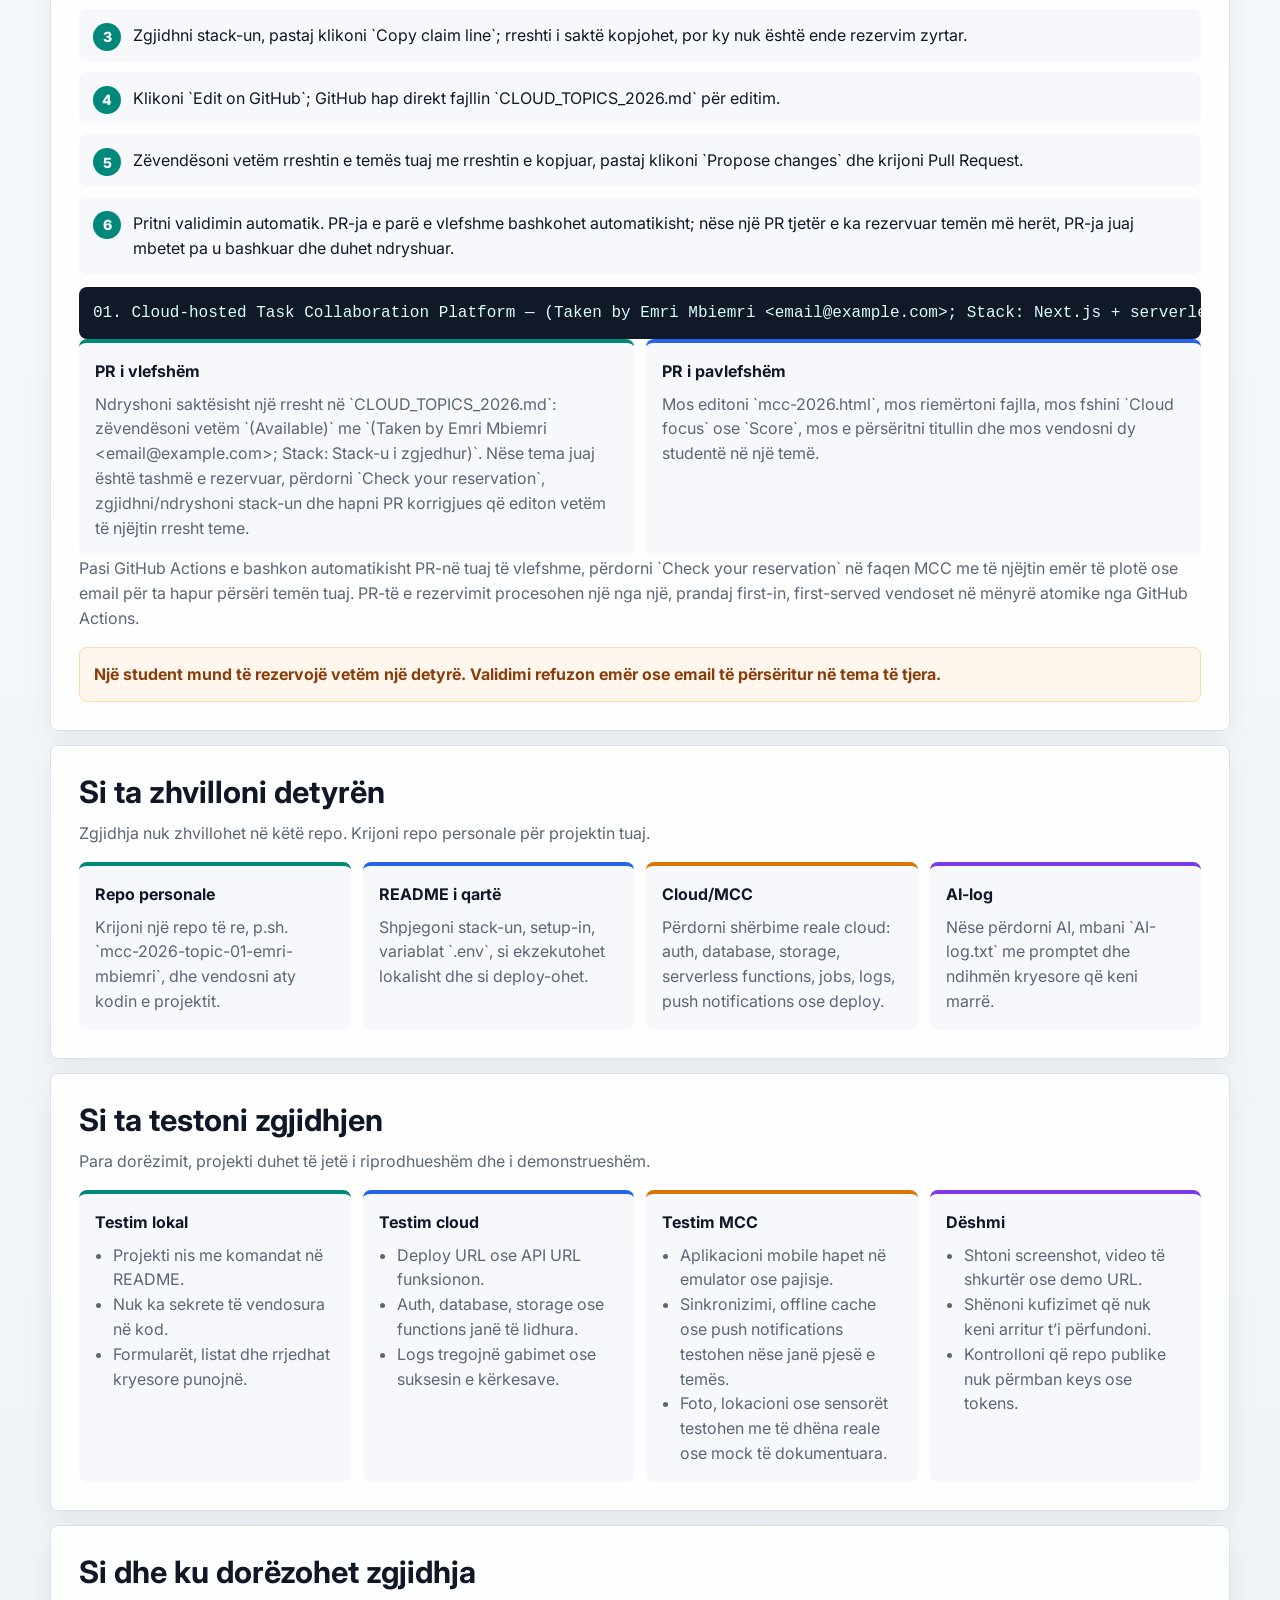
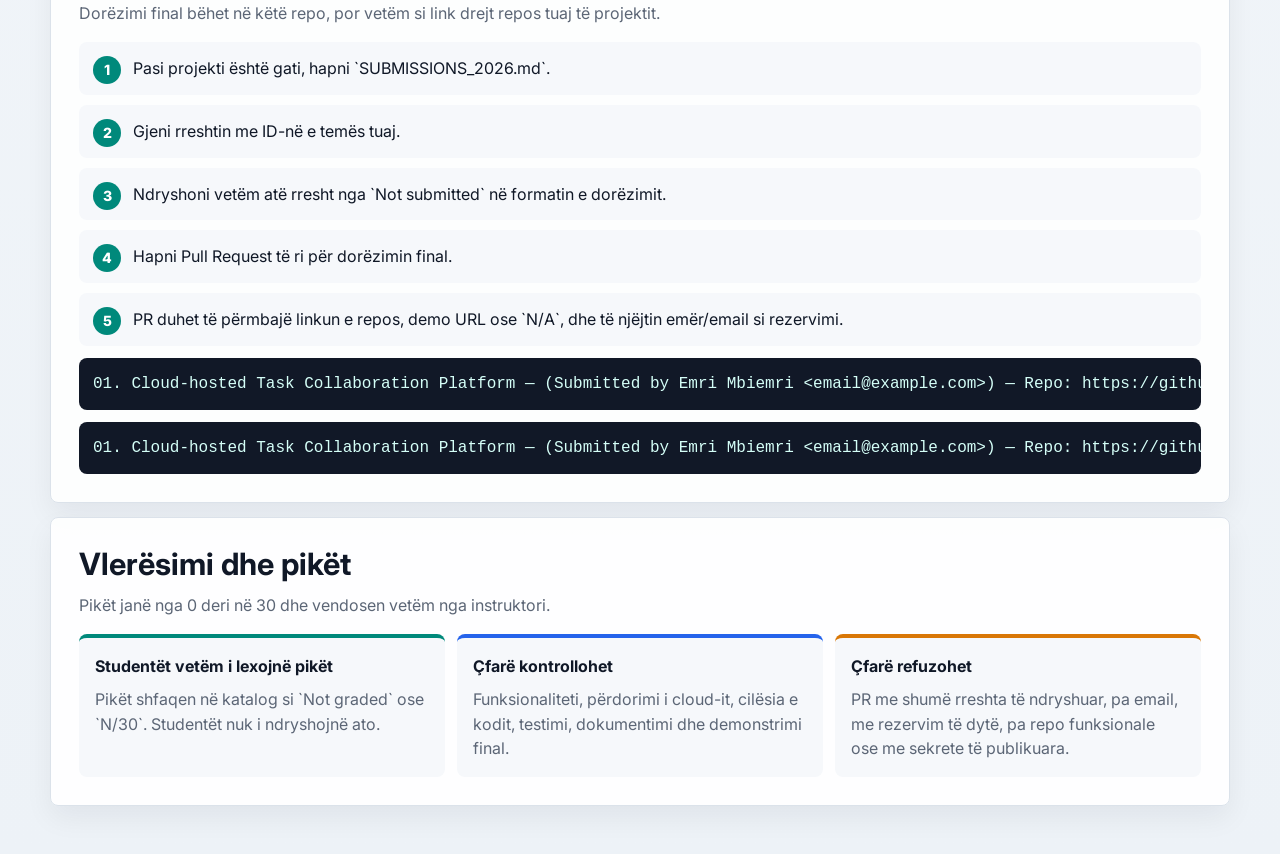
<file: udhezime-mcc-2026.html>
<!DOCTYPE html>
<html lang="sq">
<head>
  <meta charset="UTF-8">
  <meta name="viewport" content="width=device-width, initial-scale=1.0">
  <title>Udhëzime MCC 2026</title>
  <meta name="description" content="Udhëzime në shqip për rezervimin, zhvillimin, testimin dhe dorëzimin e detyrave Cloud Computing dhe MCC 2026.">
  <link rel="icon" href="data:image/svg+xml,%3Csvg xmlns='http://www.w3.org/2000/svg' viewBox='0 0 64 64'%3E%3Crect width='64' height='64' rx='12' fill='%2300897b'/%3E%3Cpath d='M18 40h28a10 10 0 0 0-1.7-19.9A14 14 0 0 0 18.8 24 8 8 0 0 0 18 40Z' fill='white'/%3E%3C/svg%3E">
  <link rel="preconnect" href="https://fonts.googleapis.com">
  <link rel="preconnect" href="https://fonts.gstatic.com" crossorigin>
  <link href="https://fonts.googleapis.com/css2?family=Inter:wght@400;500;600;700;800&display=swap" rel="stylesheet">
  <style>
    :root {
      --ink: #101827;
      --muted: #5c6676;
      --line: #dbe2ea;
      --paper: #ffffff;
      --wash: #f6f8fb;
      --teal: #00897b;
      --blue: #2563eb;
      --amber: #d97706;
      --violet: #7c3aed;
      --red: #dc2626;
      --shadow: 0 18px 50px rgba(16, 24, 39, 0.1);
      --radius: 8px;
    }

    * {
      box-sizing: border-box;
    }

    html {
      scroll-behavior: smooth;
    }

    body {
      margin: 0;
      background: linear-gradient(180deg, #f9fbfd 0%, #edf2f7 100%);
      color: var(--ink);
      font-family: Inter, system-ui, -apple-system, BlinkMacSystemFont, "Segoe UI", sans-serif;
      letter-spacing: 0;
      line-height: 1.55;
    }

    a {
      color: inherit;
    }

    .shell {
      width: min(1180px, calc(100% - 32px));
      margin: 0 auto;
      padding: 24px 0 48px;
    }

    .topbar {
      display: flex;
      align-items: center;
      justify-content: space-between;
      gap: 16px;
      margin-bottom: 18px;
    }

    .brand {
      display: flex;
      align-items: center;
      gap: 12px;
    }

    .brand-mark {
      display: grid;
      width: 42px;
      height: 42px;
      place-items: center;
      border-radius: var(--radius);
      background: var(--teal);
      color: white;
      font-weight: 800;
      box-shadow: var(--shadow);
    }

    .brand h1 {
      margin: 0;
      font-size: clamp(1.35rem, 3vw, 2rem);
      line-height: 1.1;
    }

    .brand p {
      margin: 4px 0 0;
      color: var(--muted);
      font-size: 0.95rem;
    }

    .actions {
      display: flex;
      flex-wrap: wrap;
      gap: 10px;
      justify-content: flex-end;
    }

    .button {
      display: inline-flex;
      align-items: center;
      justify-content: center;
      min-height: 42px;
      padding: 0 14px;
      border: 1px solid var(--line);
      border-radius: var(--radius);
      background: var(--paper);
      color: var(--ink);
      text-decoration: none;
      font-weight: 800;
      white-space: nowrap;
    }

    .button.primary {
      border-color: var(--teal);
      background: var(--teal);
      color: white;
    }

    .button.active,
    .button[aria-current="page"] {
      border-color: var(--teal);
      background: var(--teal);
      color: white;
    }

    .hero {
      display: grid;
      grid-template-columns: minmax(0, 1.05fr) minmax(320px, 0.95fr);
      gap: 18px;
      align-items: stretch;
      margin-bottom: 18px;
    }

    .hero-copy {
      min-height: 360px;
      padding: clamp(22px, 4vw, 40px);
      border-radius: var(--radius);
      background:
        linear-gradient(135deg, rgba(16, 24, 39, 0.92), rgba(0, 105, 95, 0.82)),
        url("https://images.unsplash.com/photo-1451187580459-43490279c0fa?auto=format&fit=crop&w=1400&q=80");
      background-size: cover;
      background-position: center;
      color: white;
      box-shadow: var(--shadow);
    }

    .hero-copy h2 {
      max-width: 760px;
      margin: 0 0 14px;
      font-size: clamp(2rem, 5vw, 4rem);
      line-height: 1;
      letter-spacing: 0;
    }

    .hero-copy p {
      max-width: 720px;
      margin: 0;
      color: rgba(255, 255, 255, 0.82);
      font-size: 1.08rem;
    }

    .rules {
      display: grid;
      gap: 12px;
      padding: 18px;
      border: 1px solid var(--line);
      border-radius: var(--radius);
      background: var(--paper);
      box-shadow: var(--shadow);
    }

    .rule {
      padding: 14px;
      border-left: 4px solid var(--teal);
      border-radius: var(--radius);
      background: var(--wash);
    }

    .rule:nth-child(2) {
      border-left-color: var(--amber);
    }

    .rule:nth-child(3) {
      border-left-color: var(--blue);
    }

    .rule strong {
      display: block;
      margin-bottom: 4px;
    }

    .rule span {
      color: var(--muted);
      font-size: 0.94rem;
    }

    .nav {
      display: flex;
      flex-wrap: wrap;
      gap: 8px;
      margin: 0 0 18px;
    }

    .nav a {
      display: inline-flex;
      align-items: center;
      min-height: 36px;
      padding: 0 12px;
      border-radius: 999px;
      background: var(--paper);
      color: var(--muted);
      text-decoration: none;
      font-weight: 800;
      border: 1px solid var(--line);
    }

    .section {
      margin-top: 14px;
      padding: clamp(18px, 3vw, 28px);
      border: 1px solid var(--line);
      border-radius: var(--radius);
      background: rgba(255, 255, 255, 0.9);
      box-shadow: 0 12px 28px rgba(16, 24, 39, 0.06);
    }

    .section h2 {
      margin: 0 0 12px;
      font-size: clamp(1.35rem, 2.4vw, 2rem);
      line-height: 1.15;
    }

    .lead {
      margin: 0 0 16px;
      color: var(--muted);
    }

    .steps {
      display: grid;
      gap: 10px;
      margin: 0;
      padding: 0;
      list-style: none;
      counter-reset: step;
    }

    .steps li {
      counter-increment: step;
      position: relative;
      padding: 14px 14px 14px 54px;
      border-radius: var(--radius);
      background: var(--wash);
    }

    .steps li::before {
      content: counter(step);
      position: absolute;
      left: 14px;
      top: 14px;
      display: grid;
      width: 28px;
      height: 28px;
      place-items: center;
      border-radius: 999px;
      background: var(--teal);
      color: white;
      font-weight: 800;
      font-size: 0.88rem;
    }

    .grid {
      display: grid;
      grid-template-columns: repeat(auto-fit, minmax(260px, 1fr));
      gap: 12px;
    }

    .panel {
      padding: 16px;
      border-radius: var(--radius);
      background: var(--wash);
      border-top: 4px solid var(--teal);
    }

    .panel:nth-child(2) {
      border-top-color: var(--blue);
    }

    .panel:nth-child(3) {
      border-top-color: var(--amber);
    }

    .panel:nth-child(4) {
      border-top-color: var(--violet);
    }

    .panel h3 {
      margin: 0 0 8px;
      font-size: 1rem;
    }

    .panel p,
    .panel ul {
      margin: 0;
      color: var(--muted);
    }

    .panel ul {
      padding-left: 18px;
    }

    code,
    pre {
      font-family: ui-monospace, SFMono-Regular, Menlo, Monaco, Consolas, "Liberation Mono", monospace;
    }

    pre {
      overflow-x: auto;
      margin: 12px 0 0;
      padding: 14px;
      border-radius: var(--radius);
      background: #111827;
      color: #d5fff8;
      line-height: 1.5;
    }

    .warning {
      margin-top: 14px;
      padding: 14px;
      border-radius: var(--radius);
      background: #fff7ed;
      color: #8a3d0a;
      border: 1px solid #fed7aa;
      font-weight: 700;
    }
    .demo-video {
      display: grid;
      gap: 12px;
      margin: 14px 0 18px;
      padding: 14px;
      border: 1px solid var(--line);
      border-radius: var(--radius);
      background: var(--wash);
    }
    .demo-video video {
      width: 100%;
      border-radius: var(--radius);
      border: 1px solid var(--line);
      background: #111827;
    }
    .demo-video p {
      margin: 0;
      color: var(--muted);
      font-weight: 700;
    }

    @media (max-width: 820px) {
      .topbar,
      .hero {
        grid-template-columns: 1fr;
      }

      .topbar {
        align-items: stretch;
        flex-direction: column;
      }

      .actions,
      .button {
        width: 100%;
      }

      .hero-copy {
        min-height: 300px;
      }
    }
  </style>
</head>
<body>
  <main class="shell">
    <header class="topbar">
      <div class="brand">
        <div class="brand-mark" aria-hidden="true">SQ</div>
        <div>
          <h1>Udhëzime për MCC 2026</h1>
          <p>Rezervimi, zhvillimi, testimi dhe dorëzimi i detyrës.</p>
        </div>
      </div>
      <div class="actions" aria-label="Linqe kryesore">
        <a class="button" href="index.html">Kthehu në ballinë</a>
        <a class="button" href="mcc-2026.html">Katalogu i temave</a>
        <a class="button" href="syllabus-mcc-2026.html">Syllabusi</a>
        <a class="button" href="instructions-mcc-2026.html">English</a>
        <a class="button active" href="udhezime-mcc-2026.html" aria-current="page">Udhëzime Shqip</a>
        <a class="button" href="submissions-2026.html">Dorëzimet</a>
        <a class="button" href="evaluations-2026.html">Vlerësimet</a>
      </div>
    </header>

    <section class="hero">
      <div class="hero-copy">
        <h2>Çdo student rezervon vetëm një detyrë.</h2>
        <p>Rezervimi bëhet me Pull Request. Zgjidhja ndërtohet në repo personale, testohet qartë dhe dorëzohet me linkun e repos dhe demos në këtë repo.</p>
      </div>
      <aside class="rules" aria-label="Rregullat kryesore">
        <div class="rule">
          <strong>Emri dhe email-i janë të detyrueshëm.</strong>
          <span>Formati i rezervimit është `Taken by Emri Mbiemri &lt;email@example.com&gt;; Stack: Stack-u i zgjedhur`.</span>
        </div>
        <div class="rule">
          <strong>Ndrysho vetëm një rresht.</strong>
          <span>Studentët nuk ndryshojnë përshkrime, pikë, skripta, workflow, faqe HTML apo tema të studentëve tjerë.</span>
        </div>
        <div class="rule">
          <strong>Rezervimi bëhet zyrtar pas bashkimit automatik.</strong>
          <span>Kopjimi i rreshtit nuk mjafton. Hapni PR; GitHub Actions e kontrollon dhe bashkon automatikisht rezervimin e parë të vlefshëm.</span>
        </div>
      </aside>
    </section>

    <nav class="nav" aria-label="Navigimi i udhëzimeve">
      <a href="#rezervimi">Rezervimi</a>
      <a href="#zgjidhja">Zhvillimi</a>
      <a href="#testimi">Testimi</a>
      <a href="#dorezimi">Dorëzimi</a>
      <a href="#vleresimi">Vlerësimi</a>
    </nav>

    <section class="section" id="rezervimi">
      <h2>Si ta rezervoni temën</h2>
      <p class="lead">Rezervimi është first in, first served. Tema merret nga PR-ja e parë e vlefshme që kalon validimin automatik; pas bashkimit automatik faqja publike përditësohet.</p>
      <div class="demo-video">
        <video controls preload="metadata" poster="assets/demo-frames/frame-01.png">
          <source src="assets/mcc-2026-reservation-demo.mp4" type="video/mp4">
        </video>
        <p>Shikoni demon në localhost: zgjidhni një temë të lirë, kopjoni rreshtin dhe hapni PR. Rezervimet e vlefshme kontrollohen dhe bashkohen automatikisht.</p>
      </div>
      <ol class="steps">
        <li>Hapni `mcc-2026.html`, kërkoni temën dhe kontrolloni që statusi të jetë `Available`.</li>
        <li>Klikoni `Reserve`, shkruani emrin e plotë dhe email-in. Të dyja janë të detyrueshme.</li>
        <li>Zgjidhni stack-un, pastaj klikoni `Copy claim line`; rreshti i saktë kopjohet, por ky nuk është ende rezervim zyrtar.</li>
        <li>Klikoni `Edit on GitHub`; GitHub hap direkt fajllin `CLOUD_TOPICS_2026.md` për editim.</li>
        <li>Zëvendësoni vetëm rreshtin e temës tuaj me rreshtin e kopjuar, pastaj klikoni `Propose changes` dhe krijoni Pull Request.</li>
        <li>Pritni validimin automatik. PR-ja e parë e vlefshme bashkohet automatikisht; nëse një PR tjetër e ka rezervuar temën më herët, PR-ja juaj mbetet pa u bashkuar dhe duhet ndryshuar.</li>
      </ol>
      <pre><code>01. Cloud-hosted Task Collaboration Platform — (Taken by Emri Mbiemri &lt;email@example.com&gt;; Stack: Next.js + serverless functions)</code></pre>
      <div class="grid">
        <div class="panel">
          <h3>PR i vlefshëm</h3>
          <p>Ndryshoni saktësisht një rresht në `CLOUD_TOPICS_2026.md`: zëvendësoni vetëm `(Available)` me `(Taken by Emri Mbiemri &lt;email@example.com&gt;; Stack: Stack-u i zgjedhur)`. Nëse tema juaj është tashmë e rezervuar, përdorni `Check your reservation`, zgjidhni/ndryshoni stack-un dhe hapni PR korrigjues që editon vetëm të njëjtin rresht teme.</p>
        </div>
        <div class="panel">
          <h3>PR i pavlefshëm</h3>
          <p>Mos editoni `mcc-2026.html`, mos riemërtoni fajlla, mos fshini `Cloud focus` ose `Score`, mos e përsëritni titullin dhe mos vendosni dy studentë në një temë.</p>
        </div>
      </div>
      <p class="lead">Pasi GitHub Actions e bashkon automatikisht PR-në tuaj të vlefshme, përdorni `Check your reservation` në faqen MCC me të njëjtin emër të plotë ose email për ta hapur përsëri temën tuaj. PR-të e rezervimit procesohen një nga një, prandaj first-in, first-served vendoset në mënyrë atomike nga GitHub Actions.</p>
      <div class="warning">Një student mund të rezervojë vetëm një detyrë. Validimi refuzon emër ose email të përsëritur në tema të tjera.</div>
    </section>

    <section class="section" id="zgjidhja">
      <h2>Si ta zhvilloni detyrën</h2>
      <p class="lead">Zgjidhja nuk zhvillohet në këtë repo. Krijoni repo personale për projektin tuaj.</p>
      <div class="grid">
        <div class="panel">
          <h3>Repo personale</h3>
          <p>Krijoni një repo të re, p.sh. `mcc-2026-topic-01-emri-mbiemri`, dhe vendosni aty kodin e projektit.</p>
        </div>
        <div class="panel">
          <h3>README i qartë</h3>
          <p>Shpjegoni stack-un, setup-in, variablat `.env`, si ekzekutohet lokalisht dhe si deploy-ohet.</p>
        </div>
        <div class="panel">
          <h3>Cloud/MCC</h3>
          <p>Përdorni shërbime reale cloud: auth, database, storage, serverless functions, jobs, logs, push notifications ose deploy.</p>
        </div>
        <div class="panel">
          <h3>AI-log</h3>
          <p>Nëse përdorni AI, mbani `AI-log.txt` me promptet dhe ndihmën kryesore që keni marrë.</p>
        </div>
      </div>
    </section>

    <section class="section" id="testimi">
      <h2>Si ta testoni zgjidhjen</h2>
      <p class="lead">Para dorëzimit, projekti duhet të jetë i riprodhueshëm dhe i demonstrueshëm.</p>
      <div class="grid">
        <div class="panel">
          <h3>Testim lokal</h3>
          <ul>
            <li>Projekti nis me komandat në README.</li>
            <li>Nuk ka sekrete të vendosura në kod.</li>
            <li>Formularët, listat dhe rrjedhat kryesore punojnë.</li>
          </ul>
        </div>
        <div class="panel">
          <h3>Testim cloud</h3>
          <ul>
            <li>Deploy URL ose API URL funksionon.</li>
            <li>Auth, database, storage ose functions janë të lidhura.</li>
            <li>Logs tregojnë gabimet ose suksesin e kërkesave.</li>
          </ul>
        </div>
        <div class="panel">
          <h3>Testim MCC</h3>
          <ul>
            <li>Aplikacioni mobile hapet në emulator ose pajisje.</li>
            <li>Sinkronizimi, offline cache ose push notifications testohen nëse janë pjesë e temës.</li>
            <li>Foto, lokacioni ose sensorët testohen me të dhëna reale ose mock të dokumentuara.</li>
          </ul>
        </div>
        <div class="panel">
          <h3>Dëshmi</h3>
          <ul>
            <li>Shtoni screenshot, video të shkurtër ose demo URL.</li>
            <li>Shënoni kufizimet që nuk keni arritur t’i përfundoni.</li>
            <li>Kontrolloni që repo publike nuk përmban keys ose tokens.</li>
          </ul>
        </div>
      </div>
    </section>

    <section class="section" id="dorezimi">
      <h2>Si dhe ku dorëzohet zgjidhja</h2>
      <p class="lead">Dorëzimi final bëhet në këtë repo, por vetëm si link drejt repos tuaj të projektit.</p>
      <ol class="steps">
        <li>Pasi projekti është gati, hapni `SUBMISSIONS_2026.md`.</li>
        <li>Gjeni rreshtin me ID-në e temës tuaj.</li>
        <li>Ndryshoni vetëm atë rresht nga `Not submitted` në formatin e dorëzimit.</li>
        <li>Hapni Pull Request të ri për dorëzimin final.</li>
        <li>PR duhet të përmbajë linkun e repos, demo URL ose `N/A`, dhe të njëjtin emër/email si rezervimi.</li>
      </ol>
      <pre><code>01. Cloud-hosted Task Collaboration Platform — (Submitted by Emri Mbiemri &lt;email@example.com&gt;) — Repo: https://github.com/user/project — Demo: https://demo.example.com</code></pre>
      <pre><code>01. Cloud-hosted Task Collaboration Platform — (Submitted by Emri Mbiemri &lt;email@example.com&gt;) — Repo: https://github.com/user/project — Demo: N/A</code></pre>
    </section>

    <section class="section" id="vleresimi">
      <h2>Vlerësimi dhe pikët</h2>
      <p class="lead">Pikët janë nga 0 deri në 30 dhe vendosen vetëm nga instruktori.</p>
      <div class="grid">
        <div class="panel">
          <h3>Studentët vetëm i lexojnë pikët</h3>
          <p>Pikët shfaqen në katalog si `Not graded` ose `N/30`. Studentët nuk i ndryshojnë ato.</p>
        </div>
        <div class="panel">
          <h3>Çfarë kontrollohet</h3>
          <p>Funksionaliteti, përdorimi i cloud-it, cilësia e kodit, testimi, dokumentimi dhe demonstrimi final.</p>
        </div>
        <div class="panel">
          <h3>Çfarë refuzohet</h3>
          <p>PR me shumë rreshta të ndryshuar, pa email, me rezervim të dytë, pa repo funksionale ose me sekrete të publikuara.</p>
        </div>
      </div>
    </section>
  </main>
</body>
</html>
</file>
<file: poc-solutions/topic-01-cloud-task-collaboration/styles.css>
:root {
  --ink: #111827;
  --muted: #5b6472;
  --paper: #ffffff;
  --wash: #f4f7fb;
  --line: #dbe2ea;
  --teal: #00897b;
  --blue: #2563eb;
  --amber: #d97706;
  --red: #dc2626;
  --shadow: 0 18px 44px rgba(17, 24, 39, 0.1);
}

* {
  box-sizing: border-box;
}

body {
  margin: 0;
  min-height: 100vh;
  background: linear-gradient(180deg, #f9fbfd 0%, #eaf0f6 100%);
  color: var(--ink);
  font-family: Inter, ui-sans-serif, system-ui, -apple-system, BlinkMacSystemFont, "Segoe UI", sans-serif;
}

button,
input,
select {
  font: inherit;
}

button {
  min-height: 40px;
  border: 0;
  border-radius: 8px;
  background: var(--teal);
  color: white;
  cursor: pointer;
  font-weight: 800;
}

.app {
  width: min(1180px, calc(100% - 32px));
  margin: 0 auto;
  padding: 28px 0 48px;
}

.hero {
  display: grid;
  grid-template-columns: minmax(0, 1fr) 280px;
  gap: 18px;
  align-items: end;
  min-height: 260px;
  padding: clamp(22px, 4vw, 40px);
  border-radius: 8px;
  background:
    linear-gradient(135deg, rgba(17, 24, 39, 0.92), rgba(0, 105, 95, 0.8)),
    url("https://images.unsplash.com/photo-1451187580459-43490279c0fa?auto=format&fit=crop&w=1400&q=80");
  background-size: cover;
  background-position: center;
  color: white;
  box-shadow: var(--shadow);
}

.eyebrow {
  margin: 0 0 8px;
  color: rgba(255, 255, 255, 0.75);
  font-weight: 800;
  text-transform: uppercase;
}

h1 {
  max-width: 760px;
  margin: 0;
  font-size: clamp(2rem, 5vw, 4.5rem);
  line-height: 1;
}

.summary {
  max-width: 700px;
  margin: 14px 0 0;
  color: rgba(255, 255, 255, 0.82);
  font-size: 1.05rem;
}

.identity {
  display: grid;
  gap: 4px;
  padding: 16px;
  border: 1px solid rgba(255, 255, 255, 0.2);
  border-radius: 8px;
  background: rgba(255, 255, 255, 0.12);
  backdrop-filter: blur(14px);
}

.identity span,
.identity small {
  color: rgba(255, 255, 255, 0.72);
}

.cloud-grid,
.workspace {
  display: grid;
  gap: 14px;
  margin-top: 14px;
}

.cloud-grid {
  grid-template-columns: repeat(auto-fit, minmax(210px, 1fr));
}

.cloud-grid article,
.panel {
  border: 1px solid var(--line);
  border-radius: 8px;
  background: rgba(255, 255, 255, 0.92);
  box-shadow: 0 12px 30px rgba(17, 24, 39, 0.06);
}

.cloud-grid article {
  padding: 16px;
  border-top: 4px solid var(--teal);
}

.cloud-grid article:nth-child(2) {
  border-top-color: var(--blue);
}

.cloud-grid article:nth-child(3) {
  border-top-color: var(--amber);
}

.cloud-grid article:nth-child(4) {
  border-top-color: var(--red);
}

.cloud-grid span {
  display: block;
  color: var(--muted);
  font-size: 0.85rem;
  font-weight: 800;
  text-transform: uppercase;
}

.workspace {
  grid-template-columns: 320px minmax(0, 1fr) 320px;
  align-items: start;
}

.panel {
  padding: 18px;
}

.panel h2 {
  margin: 0 0 14px;
}

form {
  display: grid;
  gap: 12px;
}

label {
  display: grid;
  gap: 6px;
  color: var(--muted);
  font-size: 0.86rem;
  font-weight: 800;
}

input,
select {
  min-height: 42px;
  width: 100%;
  border: 1px solid var(--line);
  border-radius: 8px;
  background: #fbfcfd;
  color: var(--ink);
  padding: 0 12px;
}

.section-head {
  display: flex;
  align-items: center;
  justify-content: space-between;
  gap: 12px;
}

.section-head button {
  padding: 0 12px;
  background: var(--blue);
}

.task-list,
.activity-list {
  display: grid;
  gap: 10px;
  margin: 0;
  padding: 0;
}

.task {
  display: grid;
  grid-template-columns: minmax(0, 1fr) auto;
  gap: 12px;
  padding: 14px;
  border: 1px solid var(--line);
  border-radius: 8px;
  background: var(--wash);
}

.task.done {
  opacity: 0.72;
}

.task.done h3 {
  text-decoration: line-through;
}

.task h3 {
  margin: 0 0 6px;
}

.task p {
  margin: 0;
  color: var(--muted);
}

.task-actions {
  display: flex;
  gap: 8px;
}

.task-actions button {
  padding: 0 10px;
}

.delete-button {
  background: var(--red);
}

.activity-list {
  list-style: none;
}

.activity-list li {
  padding: 10px;
  border-left: 4px solid var(--teal);
  border-radius: 8px;
  background: var(--wash);
  color: var(--muted);
}

@media (max-width: 980px) {
  .hero,
  .workspace {
    grid-template-columns: 1fr;
  }
}
</file>
